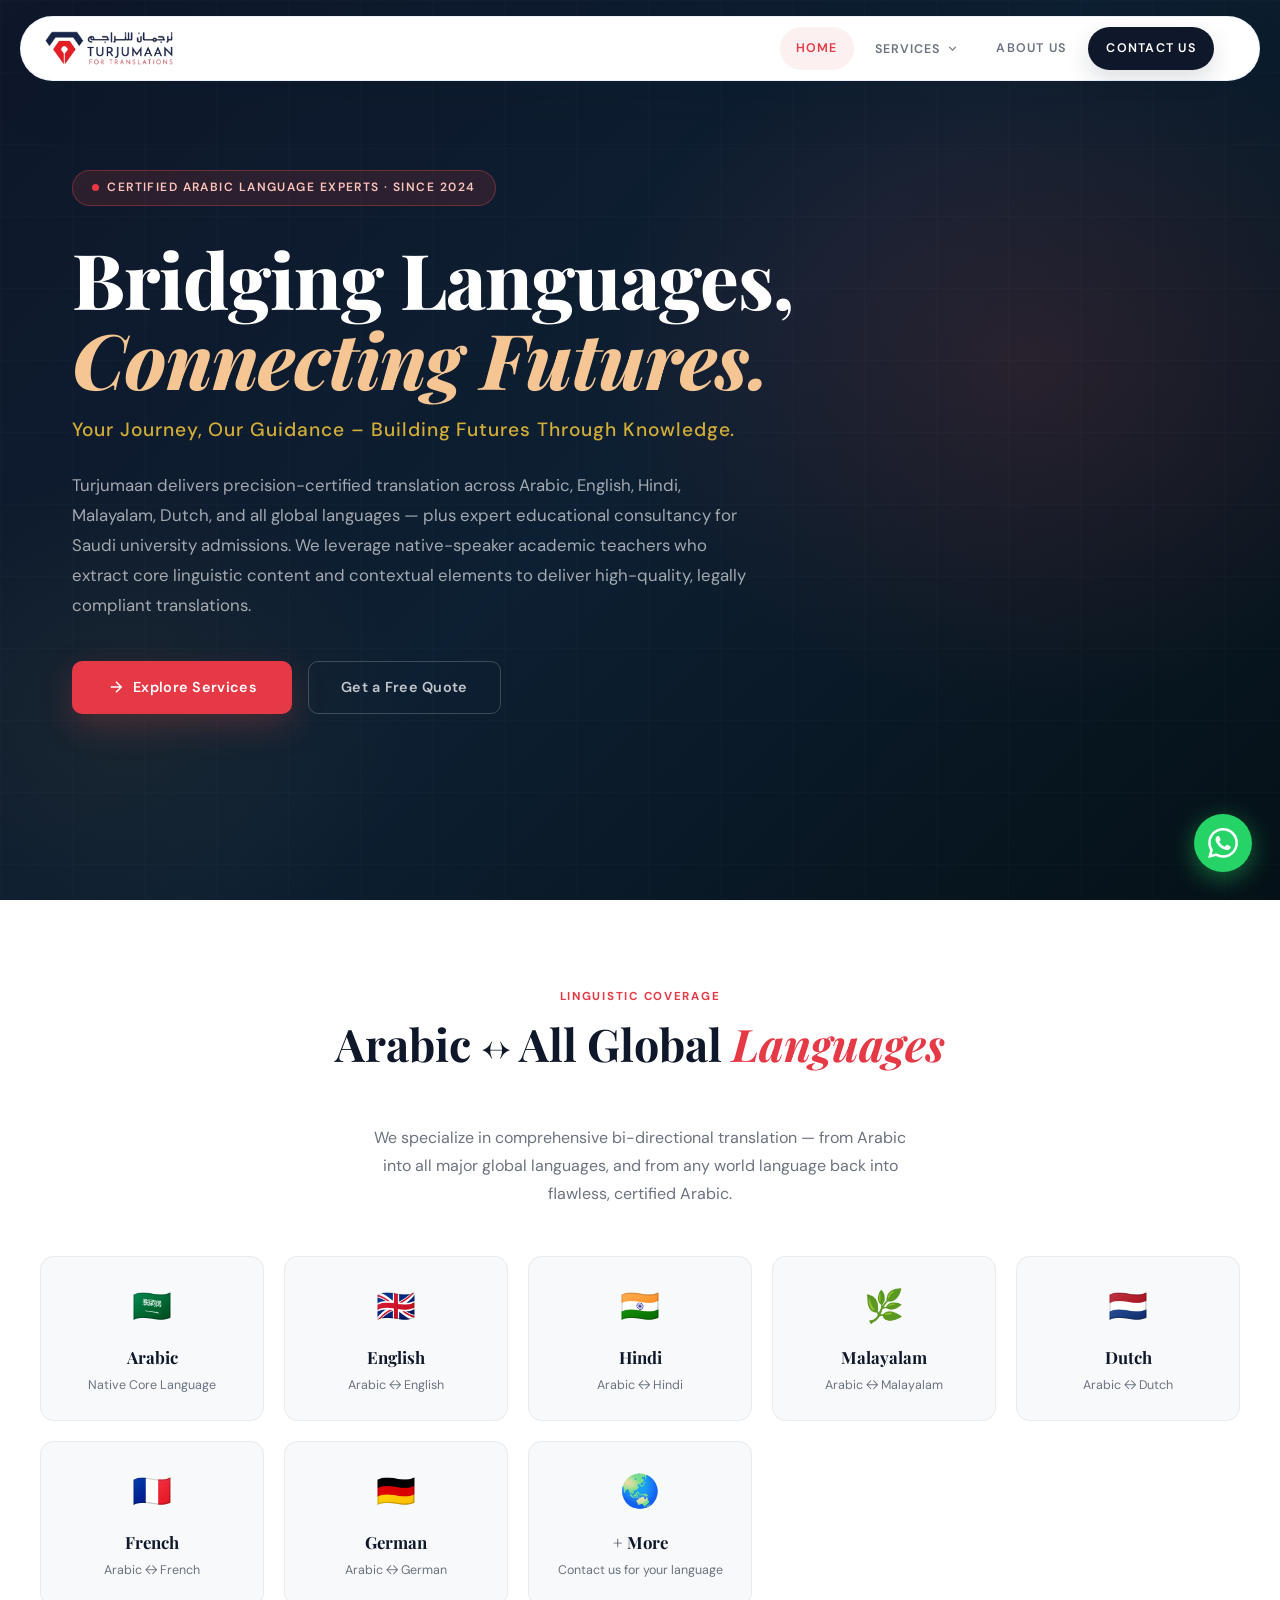
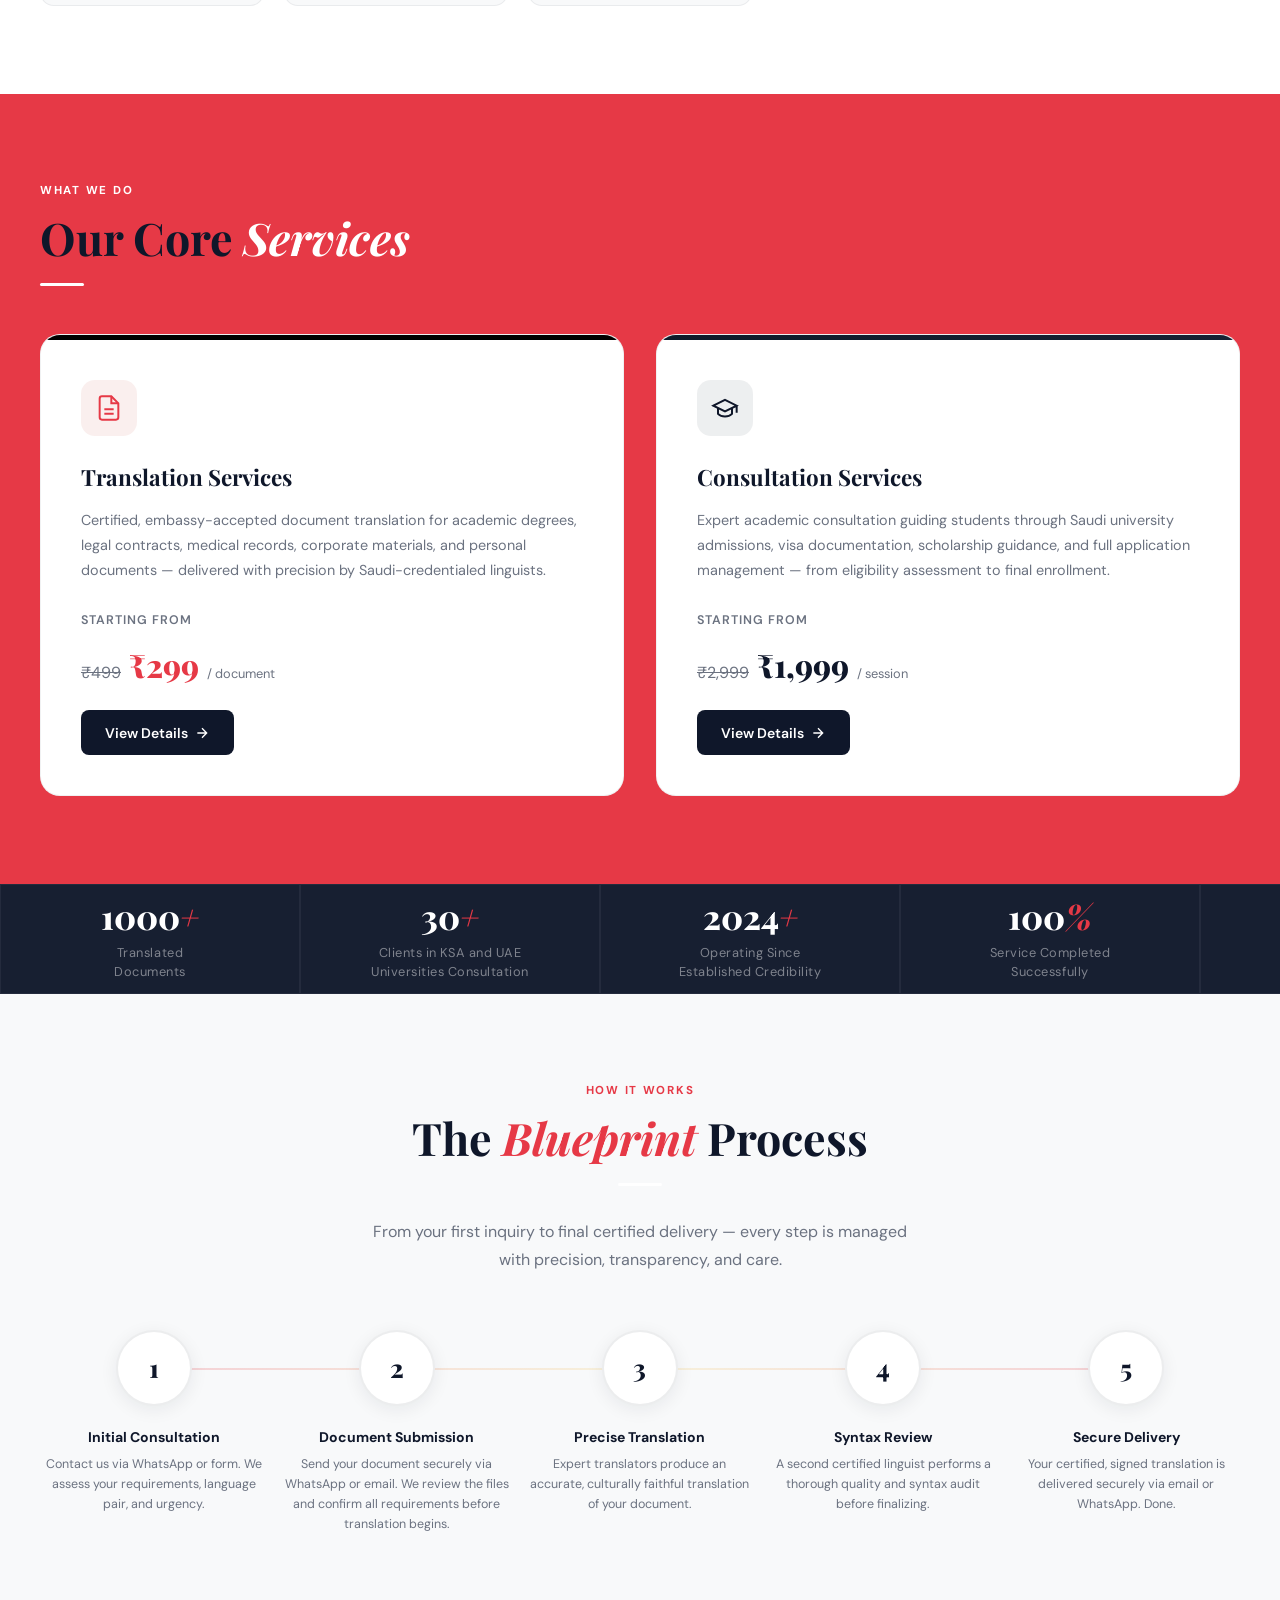
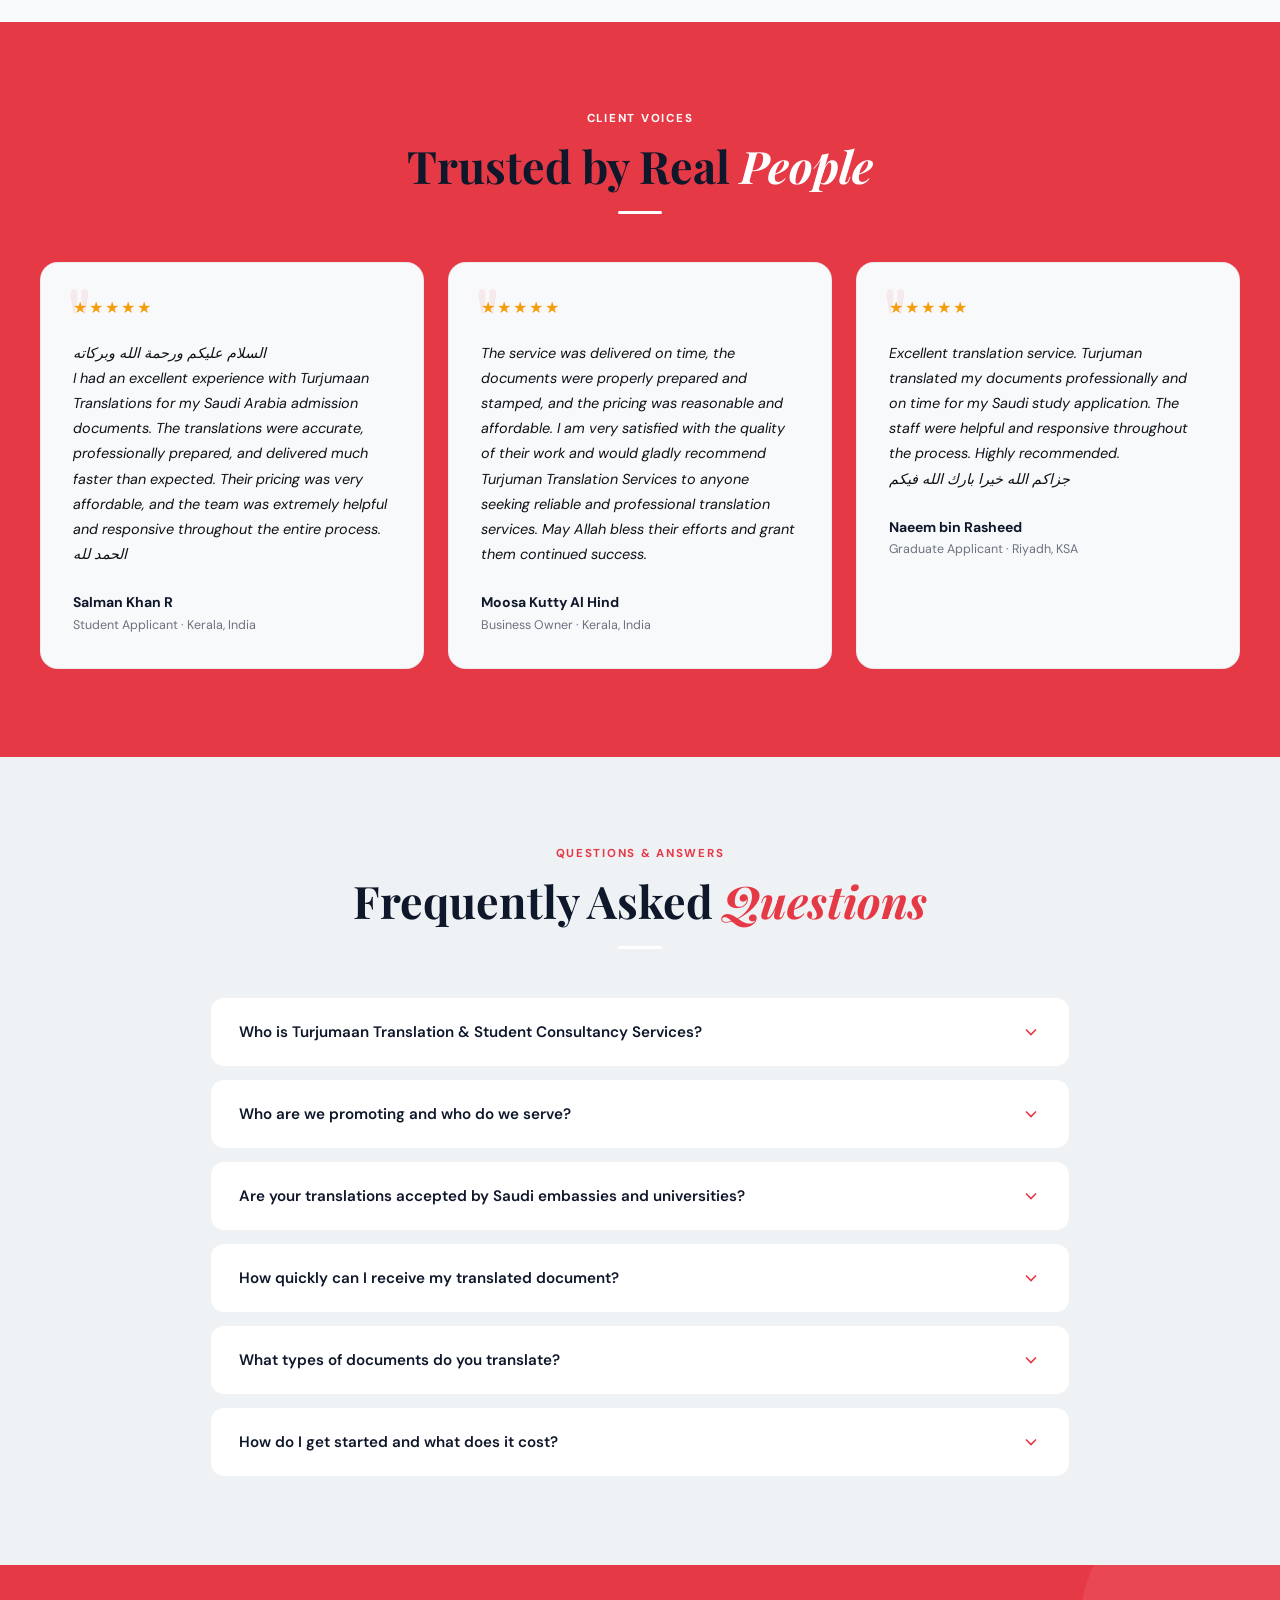
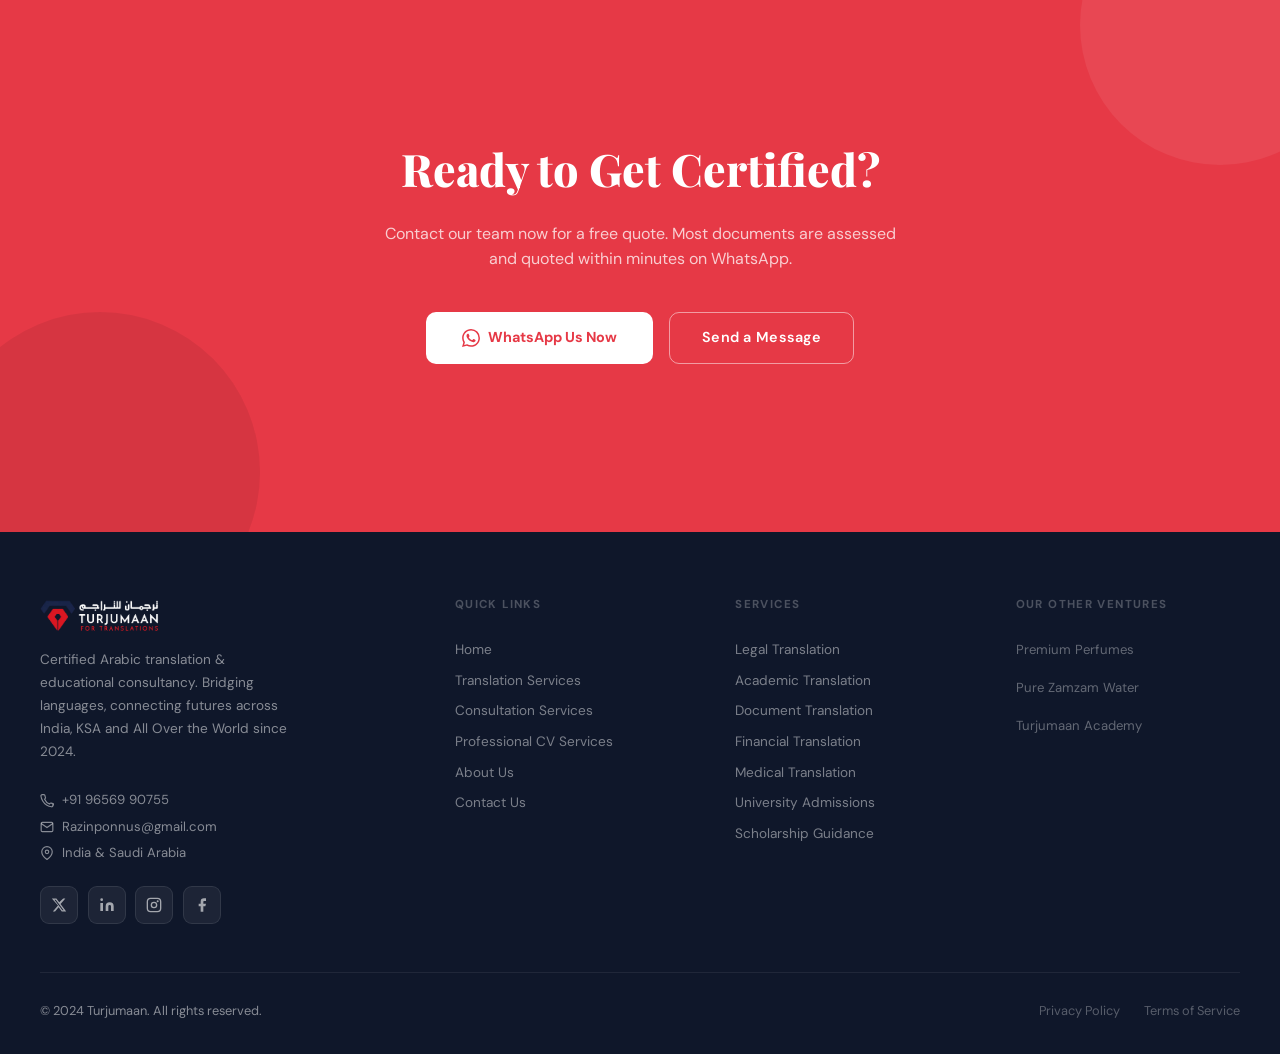
<file: index.html>
<!DOCTYPE html>
<html lang="en">
<head>

<meta charset="UTF-8">
<meta name="viewport" content="width=device-width, initial-scale=1.0">
<meta name="google-site-verification" content="googleb5282c9bb7e41b6f">
<title>Turjumaan | Professional Arabic Translation & Consultation Services</title>
<meta name="description" content="Turjumaan offers certified Arabic translation and educational consultation services by Saudi-credentialed experts. Serving India, KSA, and worldwide clients since 2024.">
<meta name="robots" content="index, follow">
<link rel="canonical" href="https://turjumaan.com/">
<meta property="og:type" content="website">
<meta property="og:site_name" content="Turjumaan">
<meta property="og:title" content="Turjumaan | Professional Arabic Translation & Consultation Services">
<meta property="og:description" content="Turjumaan offers certified Arabic translation and educational consultation services by Saudi-credentialed experts. Serving India, KSA, and worldwide clients since 2024.">
<meta property="og:url" content="https://turjumaan.com/">
<meta property="og:image" content="https://turjumaan.com/Turjuman-logo.webp">
<meta property="og:image:alt" content="Turjumaan brand logo for certified Arabic translation and consultation services">
<meta property="og:locale" content="en_US">
<meta name="twitter:card" content="summary_large_image">
<meta name="twitter:title" content="Turjumaan | Professional Arabic Translation & Consultation Services">
<meta name="twitter:description" content="Turjumaan offers certified Arabic translation and educational consultation services by Saudi-credentialed experts. Serving India, KSA, and worldwide clients since 2024.">
<meta name="twitter:image" content="https://turjumaan.com/Turjuman-logo.webp">
<script type="application/ld+json">
{
  "@context": "https://schema.org",
  "@type": "LocalBusiness",
  "name": "Turjumaan",
  "image": "https://turjumaan.com/Turjuman-logo.webp",
  "description": "Certified Arabic translation and educational consultation services for India, Saudi Arabia, and clients worldwide.",
  "url": "https://turjumaan.com/",
  "telephone": "+919656990755",
  "email": "Razinponnus@gmail.com",
  "address": {
    "@type": "PostalAddress",
    "addressCountry": "IN",
    "contactType": "Customer Service"
  },
  "areaServed": [
    {
      "@type": "Country",
      "name": "India"
    },
    {
      "@type": "Country",
      "name": "Saudi Arabia"
    },
    {
      "@type": "Country",
      "name": "Worldwide"
    }
  ],
  "priceRange": "₹299 - ₹1999",
  "openingHoursSpecification": {
    "@type": "OpeningHoursSpecification",
    "dayOfWeek": ["Monday", "Tuesday", "Wednesday", "Thursday", "Friday", "Saturday"],
    "opens": "09:00",
    "closes": "18:00"
  },
  "aggregateRating": {
    "@type": "AggregateRating",
    "ratingValue": "4.9",
    "ratingCount": "50",
    "bestRating": "5",
    "worstRating": "1"
  }
}
</script>
<script type="application/ld+json">
{
  "@context": "https://schema.org",
  "@type": "ProfessionalService",
  "name": "Turjumaan",
  "url": "https://turjumaan.com/",
  "description": "Certified Arabic translation and educational consultation services for India, Saudi Arabia, and clients worldwide.",
  "logo": "https://turjumaan.com/Turjuman-logo.webp",
  "telephone": "+919656990755",
  "email": "Razinponnus@gmail.com",
  "areaServed": ["India", "Saudi Arabia", "Worldwide"]
}
</script>
<script type="application/ld+json">
{
  "@context": "https://schema.org",
  "@type": "BreadcrumbList",
  "itemListElement": [
    {
      "@type": "ListItem",
      "position": 1,
      "name": "Home",
      "item": "https://turjumaan.com/"
    }
  ],
  "mainEntity": [
    {
      "@type": "Question",
      "name": "Who is Turjumaan Translation & Student Consultancy Services?",
      "acceptedAnswer": {
        "@type": "Answer",
        "text": "Embarking on your educational journey abroad has never been easier with Turjumaan Translation & Student Consultancy Services. We are dedicated to supporting Indian students by providing comprehensive guidance, professional translation services, and personalized consultation throughout their academic journey. At Turjumaan, we understand the dreams, challenges, and aspirations of students seeking higher education opportunities. Our experienced team assists students at every stage, from exploring educational opportunities and selecting suitable universities to preparing application documents and completing admission procedures."
      }
    },
    {
      "@type": "Question",
      "name": "Who are we promoting and who do we serve?",
      "acceptedAnswer": {
        "@type": "Answer",
        "text": "We serve Indian students aspiring to study in Saudi Arabia's premier institutions, as well as businesses, law firms, hospitals, and individuals in India and KSA who require certified Arabic translation for legal, academic, medical, and corporate documents."
      }
    },
    {
      "@type": "Question",
      "name": "Are your translations accepted by Saudi embassies and universities?",
      "acceptedAnswer": {
        "@type": "Answer",
        "text": "Yes. Turjumaan translations are certified by qualified linguists and accepted by Saudi embassies, KSA universities, the Saudi Ministry of Education, and official immigration channels. We also assist with attestation guidance."
      }
    },
    {
      "@type": "Question",
      "name": "How quickly can I receive my translated document?",
      "acceptedAnswer": {
        "@type": "Answer",
        "text": "Standard translation turnaround is 24–48 hours for most documents, with complex sets requiring 3–5 business days. Express processing is available for urgent submissions."
      }
    },
    {
      "@type": "Question",
      "name": "What types of documents do you translate?",
      "acceptedAnswer": {
        "@type": "Answer",
        "text": "We translate academic certificates, legal contracts, medical reports, professional profiles, police clearance certificates, business registration documents, birth and marriage certificates, and ministry correspondence."
      }
    },
    {
      "@type": "Question",
      "name": "How do I get started and what does it cost?",
      "acceptedAnswer": {
        "@type": "Answer",
        "text": "Send us a WhatsApp message at +91 96569 90755 or fill out the contact form. We provide a transparent quote within minutes. Translation starts at ₹299 per document and consultations start at ₹1,999 per session."
      }
    }
  ]
}
</script>
<link rel="icon" href="profile-logo.webp" type="image/webp">
<link rel="apple-touch-icon" href="Turjuman-logo.webp">
<meta name="theme-color" content="#0D1B2A">
<meta name="color-scheme" content="light">
<link rel="preconnect" href="https://fonts.googleapis.com">
<link href="https://fonts.googleapis.com/css2?family=Playfair+Display:ital,wght@0,400;0,600;0,800;1,400;1,600&family=DM+Sans:wght@300;400;500;600&display=swap" rel="stylesheet">
<style>
*,*::before,*::after{box-sizing:border-box;margin:0;padding:0}
:root{
  --navy:#0F172A;
  --navy2:#1A2F4B;
  --crimson:#E63946;
  --crimson2:#F1373D;
  --gold:#F4D35E;
  --cream:#F8F9FA;
  --cream2:#EFF2F5;
  --text:#0D1117;
  --muted:#6B7280;
  --border:rgba(15,23,42,.06);
  --white:#fff;
  --nav-surface:rgba(255,255,255,.96);
  --nav-border:rgba(59,130,246,.1);
  --nav-shadow:0 25px 50px rgba(15,23,42,.1);
  --toggle-bg:rgba(15,23,42,.04);
  --ff-display:'Playfair Display',Georgia,serif;
  --ff-body:'DM Sans',sans-serif;
  --ease:cubic-bezier(.4,0,.2,1);
  --t:.3s;
}
html{scroll-behavior:smooth}
.reveal{opacity:0;transform:translateY(26px);transition:opacity .8s var(--ease),transform .8s var(--ease);will-change:opacity,transform}
.reveal.visible{opacity:1;transform:translateY(0)}
body{font-family:var(--ff-body);background:var(--cream);color:var(--text);overflow-x:hidden;line-height:1.6}

a{color:inherit;text-decoration:none}
img{max-width:100%;display:block}

/* ── NAV ── */
.nav{position:fixed;top:0;left:0;right:0;z-index:999;padding:1rem 1rem 0;background:transparent;transition:box-shadow var(--t) var(--ease)}
.nav.scrolled .nav-inner{box-shadow:var(--nav-shadow)}
.nav-inner{max-width:1240px;margin:0 auto;min-height:65px;padding:0 1.5rem;display:flex;align-items:center;justify-content:space-between;gap:1rem;background:var(--white);backdrop-filter:blur(20px);-webkit-backdrop-filter:blur(20px);border:1.5px solid var(--nav-border);border-radius:999px;box-shadow:0 24px 48px rgba(10,22,40,.12)}
.nav-brand{display:inline-flex;align-items:center;flex-shrink:0}
.nav-brand img{height:35px;width:auto;display:block}
.nav-brand span{color:var(--crimson)}
.nav-links{display:flex;align-items:center;gap:.35rem;margin-left:auto}
.nav-links a{font-size:.78rem;font-weight:600;letter-spacing:.1em;text-transform:uppercase;color:var(--muted);padding:.7rem 1rem;border-radius:999px;transition:color var(--t),background var(--t),transform var(--t)}
.nav-links a:hover,.nav-links a.active{color:var(--crimson);background:rgba(212,70,63,.08)}
.nav-cta{background:var(--navy)!important;color:var(--white)!important;border-radius:999px!important;padding:.7rem 1.15rem!important;box-shadow:0 10px 24px rgba(13,27,42,.14)}
.nav-cta:hover{background:var(--crimson)!important;color:var(--white)!important}
.nav-actions{display:flex;align-items:center;gap:.7rem;margin-left:.3rem}
.hamburger{width:44px;height:44px;border-radius:50%;display:inline-flex;align-items:center;justify-content:center;cursor:pointer;transition:transform var(--t),background var(--t),border-color var(--t),color var(--t)}
.hamburger:hover{transform:translateY(-1px)}
.hamburger{display:none;flex-direction:column;gap:5px;background:var(--toggle-bg);border:1px solid rgba(13,27,42,.08);padding:0}
.hamburger span{display:block;width:18px;height:2px;background:var(--navy);border-radius:2px;transition:var(--t)}
.mob-menu{display:none;position:fixed;top:92px;left:50%;transform:translateX(-50%);width:min(1240px,calc(100% - 2rem));background:var(--nav-surface);border:1px solid var(--nav-border);border-radius:28px;box-shadow:var(--nav-shadow);backdrop-filter:blur(18px);-webkit-backdrop-filter:blur(18px);z-index:998;flex-direction:column;padding:1rem}
.mob-menu.open{display:flex}
.mob-menu a{padding:.85rem 1.25rem;font-weight:500;color:var(--text);border-radius:8px;transition:background var(--t)}
.mob-menu a:hover{background:var(--cream2)}
.nav-service-group{position:relative;display:flex;align-items:center}
.nav-service-toggle{font-family:var(--ff-body);font-size:.78rem;font-weight:600;letter-spacing:.08em;text-transform:uppercase;color:var(--muted);padding:.7rem 1rem;border-radius:999px;transition:color var(--t),background var(--t),transform var(--t);border:0;background:transparent;cursor:pointer;display:inline-flex;align-items:center;gap:.35rem}
.nav-service-toggle:hover,.nav-service-toggle.active,.nav-service-group:focus-within .nav-service-toggle{color:var(--crimson);background:rgba(192,57,43,.08)}
.nav-service-toggle svg{width:13px;height:13px;transition:transform var(--t)}
.nav-service-group:hover .nav-service-toggle svg,.nav-service-group:focus-within .nav-service-toggle svg{transform:rotate(180deg)}
.nav-dropdown{position:absolute;top:calc(100% + .55rem);left:0;min-width:220px;background:var(--white);border:1px solid var(--nav-border);border-radius:16px;box-shadow:var(--nav-shadow);padding:.55rem;opacity:0;visibility:hidden;transform:translateY(8px);transition:opacity var(--t),visibility var(--t),transform var(--t);z-index:1000}
.nav-service-group:hover .nav-dropdown,.nav-service-group:focus-within .nav-dropdown{opacity:1;visibility:visible;transform:translateY(0)}
.nav-dropdown a{display:block;border-radius:10px;padding:.75rem .9rem;letter-spacing:.04em;text-transform:none;font-size:.86rem;color:var(--text)}
.nav-dropdown a:hover,.nav-dropdown a.active{color:var(--crimson);background:rgba(192,57,43,.08)}
.mob-services-toggle{width:100%;font-family:var(--ff-body);font-size:1rem;border:0;background:transparent;padding:.85rem 1.25rem;font-weight:600;color:var(--text);border-radius:8px;display:flex;align-items:center;justify-content:space-between;cursor:pointer;transition:background var(--t),color var(--t)}
.mob-services-toggle:hover,.mob-services-toggle.active{background:var(--cream2);color:var(--crimson)}
.mob-services-toggle svg{width:16px;height:16px;transition:transform var(--t)}
.mob-services-toggle.open svg{transform:rotate(180deg)}
.mob-submenu{display:none;flex-direction:column;margin:.15rem 0 .35rem;padding:.35rem;background:rgba(13,27,42,.035);border-radius:12px}
.mob-submenu.open{display:flex}
.mob-submenu a{padding:.72rem 1.1rem .72rem 1.6rem;font-size:.95rem;color:var(--muted)}
.mob-menu a.active,.mob-submenu a.active{background:rgba(192,57,43,.08);color:var(--crimson)}

/* ── HERO ── */
.hero{min-height:100vh;background:linear-gradient(135deg, var(--navy) 0%, #0d1f32 50%, #051117 100%);position:relative;display:flex;align-items:center;overflow:hidden;padding-top:px;}
.hero-mesh{position:absolute;inset:0;background:radial-gradient(ellipse 55% 65% at 80% 40%,rgba(212,70,63,.15) 0%,transparent 60%),radial-gradient(ellipse 40% 50% at 10% 80%,rgba(212,175,55,.06) 0%,transparent 55%);pointer-events:none}
.hero-grid{position:absolute;inset:0;opacity:.025;background-image:linear-gradient(rgba(255,255,255,.6) 1px,transparent 1px),linear-gradient(90deg,rgba(255,255,255,.6) 1px,transparent 1px);background-size:72px 72px}
.hero-content{position:relative;z-index:2;max-width:1200px;margin:0 auto;padding:5rem 2rem 6rem;width:100%}
.hero-pill{display:inline-flex;align-items:center;gap:8px;background:rgba(212,70,63,.15);border:1.5px solid rgba(212,70,63,.4);color:#ffc4bb;font-size:.75rem;font-weight:600;letter-spacing:.12em;text-transform:uppercase;padding:.45rem 1.2rem;border-radius:100px;margin-bottom:2rem;animation:fadeUp .7s var(--ease) both}
.hero-pill-dot{width:7px;height:7px;border-radius:50%;background:var(--crimson);animation:pulse 2s infinite}
@keyframes pulse{0%,100%{opacity:1}50%{opacity:.4}}
.hero-h1{font-family:var(--ff-display);font-size:clamp(2.8rem,6vw,5.8rem);font-weight:800;color:var(--white);line-height:1.05;margin-bottom:1rem;animation:fadeUp .7s .1s var(--ease) both;letter-spacing:-1px}
.hero-h1 em{font-style:italic;color:#F5C694}
.hero-tagline{font-size:1.2rem;color:#D4AF37;font-weight:500;letter-spacing:0.05em;margin-bottom:1.5rem;animation:fadeUp .7s .15s var(--ease) both}
.hero-sub{font-size:1.05rem;color:rgba(255,255,255,.62);line-height:1.8;max-width:680px;margin-bottom:2.5rem;animation:fadeUp .7s .2s var(--ease) both}
.hero-btns{display:flex;gap:1rem;flex-wrap:wrap;animation:fadeUp .7s .3s var(--ease) both}
.btn-primary{display:inline-flex;align-items:center;gap:8px;background:var(--crimson);color:var(--white);padding:.95rem 2.2rem;border-radius:10px;font-weight:600;font-size:.9rem;font-family:var(--ff-body);letter-spacing:.02em;transition:all var(--t) var(--ease);border:none;cursor:pointer;box-shadow:0 12px 32px rgba(212,70,63,.25)}
.btn-primary:hover{background:var(--crimson2);transform:translateY(-3px);box-shadow:0 16px 48px rgba(212,70,63,.35)}
.btn-outline{display:inline-flex;align-items:center;gap:8px;background:transparent;color:rgba(255,255,255,.75);padding:.85rem 2rem;border-radius:10px;font-weight:600;font-size:.9rem;font-family:var(--ff-body);letter-spacing:.02em;border:1.5px solid rgba(255,255,255,.2);transition:all var(--t) var(--ease);cursor:pointer}
.btn-outline:hover{background:rgba(255,255,255,.08);color:var(--white);transform:translateY(-2px)}
@keyframes fadeUp{from{opacity:0;transform:translateY(24px)}to{opacity:1;transform:translateY(0)}}

/* ── SECTION COMMONS ── */
section{padding:5.5rem 2rem}
.container{max-width:1200px;margin:0 auto}
.narrow{max-width:860px;margin:0 auto}
.eyebrow-1{font-size:.72rem;font-weight:700;letter-spacing:.15em;text-transform:uppercase;color:var(--white);margin-bottom:.75rem}

.eyebrow{font-size:.72rem;font-weight:700;letter-spacing:.15em;text-transform:uppercase;color:var(--crimson);margin-bottom:.75rem}
.section-title{font-family:var(--ff-display);font-size:clamp(1.8rem,3.5vw,2.8rem);font-weight:700;color:var(--navy);line-height:1.18;margin-bottom:1.1rem}
.section-title em{font-style:italic;color:var(--crimson)}
.section-sub{font-size:1rem;color:var(--muted);line-height:1.75;max-width:560px}
.divider{width:44px;height:3px;background:var(--white);border-radius:2px;margin-bottom:2rem}
.divider.center{margin-left:auto;margin-right:auto}
.text-center{text-align:center}
.text-center .section-sub{margin:0 auto}

/* ── LANGUAGES ── */
.languages{background:var(--white)}
.lang-grid{display:grid;grid-template-columns:repeat(auto-fill,minmax(210px,1fr));gap:1.25rem;margin-top:3rem}
.lang-card{background:var(--cream);border:1px solid var(--border);border-radius:14px;padding:1.5rem 1.25rem;text-align:center;transition:all var(--t) var(--ease)}
.lang-card:hover{border-color:rgba(192,57,43,.3);transform:translateY(-4px);box-shadow:0 12px 32px rgba(13,27,42,.08)}
.lang-flag{font-size:2rem;margin-bottom:.75rem}
.lang-name{font-family:var(--ff-display);font-size:1.05rem;font-weight:700;color:var(--navy);margin-bottom:.3rem}
.lang-dir{font-size:.78rem;color:var(--muted)}

/* ── SERVICES CARDS ── */
.services-section{background:var(--crimson)}
.srv-grid{display:grid;grid-template-columns:1fr 1fr;gap:2rem;margin-top:3rem}
.srv-card{background:var(--white);border:1px solid var(--border);border-radius:20px;overflow:hidden;transition:all var(--t) var(--ease)}
.srv-card:hover{box-shadow:0 20px 60px rgba(13,27,42,.1);transform:translateY(-5px)}
.srv-card-accent{height:5px}
.srv-card-body{padding:2.5rem}
.srv-icon-wrap{width:56px;height:56px;border-radius:14px;background:rgba(192,57,43,.08);display:flex;align-items:center;justify-content:center;margin-bottom:1.5rem}
.srv-icon-wrap svg{width:28px;height:28px;color:var(--crimson)}
.srv-card-title{font-family:var(--ff-display);font-size:1.4rem;font-weight:700;color:var(--navy);margin-bottom:.75rem}
.srv-card-desc{font-size:.9rem;color:var(--muted);line-height:1.75;margin-bottom:1.75rem}
.srv-btn{display:inline-flex;align-items:center;gap:6px;background:var(--navy);color:var(--white);padding:.7rem 1.5rem;border-radius:8px;font-size:.875rem;font-weight:600;transition:all var(--t) var(--ease)}
.srv-btn:hover{background:var(--crimson);transform:translateX(3px)}
.srv-btn svg{width:16px;height:16px}

/* ── TRUST METRICS ── */
.trust-strip{background:var(--navy);padding:0;}
.trust-grid{display:grid;grid-template-columns:repeat(3,1fr);gap:2px}
.trust-cell{background:rgba(255,255,255,.035);padding:3rem 2rem;text-align:center;border:1px solid rgba(255,255,255,.06);transition:background var(--t)}
.trust-cell:hover{background:rgba(255,255,255,.06)}
.trust-num{font-family:var(--ff-display);font-size:2.1rem;font-weight:800;color:var(--white);line-height:1}
.trust-num span{color:var(--crimson);font-style:italic}
.trust-label{font-size:.8rem;color:rgba(255,255,255,.45);margin-top:.6rem;letter-spacing:.04em;line-height:1.5}

/* ── PROCESS ── */
.process-section{background:var(--cream)}
.process-grid{display:grid;grid-template-columns:repeat(5,1fr);gap:1rem;margin-top:3.5rem;position:relative}
.process-grid::before{content:'';position:absolute;top:38px;left:calc(10% + 20px);right:calc(10% + 20px);height:2px;background:linear-gradient(90deg,var(--crimson),var(--gold),var(--crimson));opacity:.2}
.step{display:flex;flex-direction:column;align-items:center;text-align:center;position:relative;z-index:1}
.step-num{width:76px;height:76px;border-radius:50%;background:var(--white);border:2px solid rgba(13,27,42,.08);display:flex;align-items:center;justify-content:center;font-family:var(--ff-display);font-size:1.6rem;font-weight:800;color:var(--navy);margin-bottom:1.25rem;box-shadow:0 4px 18px rgba(13,27,42,.07);transition:all var(--t)}
.step:hover .step-num{background:var(--crimson);color:var(--white);border-color:var(--crimson);box-shadow:0 8px 24px rgba(192,57,43,.25)}
.step-title{font-size:.875rem;font-weight:700;color:var(--navy);margin-bottom:.4rem}
.step-desc{font-size:.78rem;color:var(--muted);line-height:1.6}

/* ── TESTIMONIALS ── */
.testimonials{background:var(--crimson);position:relative;overflow:hidden}
.testi-grid{display:grid;grid-template-columns:repeat(3,1fr);gap:1.5rem;margin-top:3rem}
.testi-card{background:var(--cream);border:1px solid var(--border);border-radius:18px;padding:2rem;transition:all var(--t) var(--ease);position:relative}
.testi-card::before{content:'"';font-family:var(--ff-display);font-size:6rem;color:var(--crimson);opacity:.08;position:absolute;top:.5rem;left:1.5rem;line-height:1}
.testi-card:hover{transform:translateY(-5px);box-shadow:0 16px 48px rgba(13,27,42,.08)}
.stars{color:#F59E0B;font-size:1rem;margin-bottom:1.25rem;letter-spacing:2px}
.testi-quote{font-size:.9rem;color:var(--text);line-height:1.75;margin-bottom:1.5rem;font-style:italic;position:relative;z-index:1}
.testi-author{font-weight:700;color:var(--navy);font-size:.875rem}
.testi-role{font-size:.78rem;color:var(--muted);margin-top:2px}

/* ── FAQ ── */
.faq-section{background:var(--cream2)}
.faq-list{margin-top:3rem;display:flex;flex-direction:column;gap:.75rem}
.faq-item{background:var(--white);border:1px solid var(--border);border-radius:14px;overflow:hidden;transition:border-color var(--t)}
.faq-item.open{border-color:rgba(192,57,43,.25)}
.faq-q{width:100%;background:none;border:none;padding:1.5rem 1.75rem;text-align:left;cursor:pointer;display:flex;justify-content:space-between;align-items:center;font-family:var(--ff-body);font-size:.95rem;font-weight:600;color:var(--navy);gap:1rem;transition:color var(--t)}
.faq-q:hover{color:var(--crimson)}
.faq-q svg{width:20px;height:20px;flex-shrink:0;transition:transform var(--t);color:var(--crimson)}
.faq-item.open .faq-q svg{transform:rotate(180deg)}
.faq-a{display:none;padding:0 1.75rem 1.5rem;font-size:.9rem;color:var(--muted);line-height:1.8}
.faq-item.open .faq-a{display:block}
.faq-a p {margin-bottom: 0.75rem;}

/* ── CTA BANNER ── */
.cta-section{background:var(--crimson);position:relative;overflow:hidden}
.cta-section::before{content:'';position:absolute;top:-80px;right:-80px;width:280px;height:280px;border-radius:50%;background:rgba(255,255,255,.07)}
.cta-section::after{content:'';position:absolute;bottom:-100px;left:-60px;width:320px;height:320px;border-radius:50%;background:rgba(0,0,0,.07)}
.cta-inner{position:relative;z-index:1;text-align:center;padding:5rem 2rem}
.cta-title{font-family:var(--ff-display);font-size:clamp(1.8rem,3.5vw,3rem);font-weight:800;color:var(--white);margin-bottom:1rem}
.cta-sub{font-size:1rem;color:rgba(255,255,255,.75);margin-bottom:2.5rem;max-width:520px;margin-left:auto;margin-right:auto}
.btn-white{display:inline-flex;align-items:center;gap:8px;background:var(--white);color:var(--crimson);padding:.9rem 2.25rem;border-radius:10px;font-weight:700;font-size:.9rem;font-family:var(--ff-body);transition:all var(--t) var(--ease)}
.btn-white:hover{transform:translateY(-2px);box-shadow:0 12px 32px rgba(0,0,0,.2)}

/* ── FOOTER ── */
footer{background:var(--navy);color:rgba(255,255,255,.5);padding:4rem 2rem 2rem}
.footer-inner{max-width:1200px;margin:0 auto}
.footer-grid{display:grid;grid-template-columns:1.6fr 1fr 1fr 1fr;gap:3.5rem;margin-bottom:3rem}
.footer-brand-name{font-family:var(--ff-display);font-size:1.5rem;font-weight:800;color:var(--white);margin-bottom:.75rem}
.footer-brand-name img{width:auto;height:40px;display:block}
.footer-brand-name span{color:var(--crimson)}
.footer-tagline{font-size:.85rem;line-height:1.7;max-width:260px;margin-bottom:1.5rem}
.footer-nap{font-size:.82rem;line-height:2}
.footer-col-title{font-size:.72rem;font-weight:700;letter-spacing:.12em;text-transform:uppercase;color:rgba(255,255,255,.25);margin-bottom:1.25rem}
.footer-link{display:block;font-size:.85rem;color:rgba(255,255,255,.45);padding:.28rem 0;transition:color .2s}
.footer-link:hover{color:var(--white)}
.footer-ventures{display:flex;flex-direction:column;gap:.5rem}
.footer-venture-text{font-size:.82rem;color:rgba(255,255,255,.35);padding:.28rem 0;display:flex;align-items:center;gap:6px;transition:color .2s}
.footer-venture:hover{color:rgba(255,255,255,.65)}
.footer-venture::before{content:'↗';font-size:.7rem;opacity:.5}
.socials{display:flex;gap:.6rem;margin-top:1.25rem}
.social-btn{width:38px;height:38px;border-radius:9px;background:rgba(255,255,255,.06);border:1px solid rgba(255,255,255,.09);display:flex;align-items:center;justify-content:center;transition:all .2s}
.social-btn:hover{background:var(--crimson);border-color:var(--crimson)}
.social-btn svg{width:16px;height:16px;color:rgba(255,255,255,.6)}
.social-btn:hover svg{color:var(--white)}
.footer-bottom{border-top:1px solid rgba(255,255,255,.07);padding-top:1.75rem;display:flex;justify-content:space-between;align-items:center;flex-wrap:wrap;gap:1rem;font-size:.8rem}
.footer-legal{display:flex;gap:1.5rem}
.footer-legal a{color:rgba(255,255,255,.3);transition:color .2s}
.footer-legal a:hover{color:rgba(255,255,255,.65)}

/* ── FLOATING WHATSAPP ── */
.wa-float{position:fixed;bottom:28px;right:28px;z-index:9999;width:58px;height:58px;background:#25D366;border-radius:50%;display:flex;align-items:center;justify-content:center;box-shadow:0 6px 24px rgba(37,211,102,.45);transition:all .3s var(--ease)}
.wa-float:hover{transform:scale(1.12);box-shadow:0 10px 32px rgba(37,211,102,.55)}
.wa-float svg{width:30px;height:30px;color:var(--white)}

/* ── RESPONSIVE ── */
@media (max-width: 980px){
  .nav{padding:.8rem .75rem 0}
  .nav-inner{min-height:64px;padding:0 1rem;border-radius:28px}
  .nav-links{display:none}
  .nav-actions{margin-left:auto}
  .hamburger{display:inline-flex}
  .nav-brand img{height:32px}
  .process-grid::before{display:none}
  .testi-grid{grid-template-columns:1fr}
  .footer-grid{grid-template-columns:1fr 1fr;gap:2rem}
}
@media(max-width:640px){
  .nav-links{display:none}
  .hamburger{display:flex}
  .nav-brand img{height:32px}
  .hero-h1{font-size:2.4rem; margin-bottom:0.75rem}
  .hero-tagline {font-size: 0.95rem; margin-bottom: 1rem;}
  .hero-sub {font-size: 0.88rem; line-height: 1.65; margin-bottom: 2rem;}
  .section-sub {font-size: 0.88rem; line-height: 1.65;}
  .faq-q {font-size: 0.88rem; padding: 1.2rem 1.25rem; gap: 0.75rem;}
  .faq-a {font-size: 0.85rem; padding: 0 1.25rem 1.2rem;}
  .testi-quote {font-size: 0.85rem;}
  .srv-card-body {padding: 1.75rem;}
  
  .lang-grid{grid-template-columns:repeat(2,1fr)}
  .trust-grid{grid-template-columns:1fr 1fr}
  .process-grid{grid-template-columns:1fr}
  .srv-grid{grid-template-columns:1fr}
  .footer-grid{grid-template-columns:1fr}
  section{padding:4rem 1.25rem}
}
.trust-slider{
    overflow:hidden;
    width:100%;
}

.trust-track{
    display:flex;
    width:max-content;
    animation: trustMarquee 30s linear infinite;
}

.trust-cell{
    position:relative;
    flex-shrink:0;
    width: 300px;
    height: 110px;
    margin: 0;
    padding: 15px;
}



@keyframes trustMarquee{
    0%{
        transform:translateX(0);
    }
    100%{
        transform:translateX(-50%);
    }
}

/* Optional pause on hover */

</style>
</head>
<body>

<!-- NAVIGATION -->
<nav class="nav" id="mainNav">
  <div class="nav-inner">
    <a href="/" class="nav-brand" aria-label="Turjumaan home"><img src="Turjuman-logo.webp" alt="Turjumaan logo"></a>
    <div class="nav-links">
      <a href="/" class="active">Home</a>
      <div class="nav-service-group">
        <button class="nav-service-toggle" type="button" aria-haspopup="true" aria-expanded="false">Services <svg viewBox="0 0 24 24" fill="none" stroke="currentColor" stroke-width="2"><path d="m6 9 6 6 6-6"/></svg></button>
        <div class="nav-dropdown">
          <a href="/translation-service">Translation</a>
          <a href="/consultation-service">Consultation</a>
          <a href="/professional-cv">Professional CV</a>
        </div>
      </div>
      <a href="/about-us">About Us</a>
      <a href="/contact-us" class="nav-cta">Contact Us</a>
    </div>
    <div class="nav-actions">
      <button class="hamburger" id="ham" aria-label="Menu" type="button" aria-expanded="false"><span></span><span></span><span></span></button>
    </div>
  </div>
</nav>
<div class="mob-menu" id="mobMenu">
  <a href="/" class="active">Home</a>
  <button class="mob-services-toggle" id="mobServicesToggle" type="button" aria-expanded="false">Services <svg viewBox="0 0 24 24" fill="none" stroke="currentColor" stroke-width="2"><path d="m6 9 6 6 6-6"/></svg></button>
  <div class="mob-submenu" id="mobServicesMenu">
    <a href="/translation-service">Translation</a>
    <a href="/consultation-service">Consultation</a>
    <a href="/professional-cv">Professional CV</a>
  </div>
  <a href="/about-us">About Us</a>
  <a href="/contact-us">Contact Us</a>
</div>
<!-- PAGE HERO -->
<section class="hero">
  <div class="hero-mesh"></div>
  <div class="hero-grid"></div>
  <div class="hero-content">
    <div class="hero-pill"><span class="hero-pill-dot"></span> Certified Arabic Language Experts · Since 2024</div>
    <h1 class="hero-h1">Bridging Languages,<br><em>Connecting Futures.</em></h1>
    <p class="hero-tagline">Your Journey, Our Guidance – Building Futures Through Knowledge.</p>
    <p class="hero-sub">Turjumaan delivers precision-certified translation across Arabic, English, Hindi, Malayalam, Dutch, and all global languages — plus expert educational consultancy for Saudi university admissions. We leverage native-speaker academic teachers who extract core linguistic content and contextual elements to deliver high-quality, legally compliant translations.</p>
    <div class="hero-btns">
      <a href="/translation-service" class="btn-primary">
        <svg viewBox="0 0 24 24" fill="none" stroke="currentColor" stroke-width="2" width="18" height="18"><path d="M5 12h14M12 5l7 7-7 7"/></svg>
        Explore Services
      </a>
      <a href="/contact-us" class="btn-outline">Get a Free Quote</a>
    </div>
  </div>
</section>

<!-- LANGUAGES COVERED -->
<section class="languages">
  <div class="container">
    <div class="text-center">
      <p class="eyebrow">Linguistic Coverage</p>
      <h2 class="section-title">Arabic ↔ All Global <em>Languages</em></h2>
      <div class="divider center"></div>
      <p class="section-sub">We specialize in comprehensive bi-directional translation — from Arabic into all major global languages, and from any world language back into flawless, certified Arabic.</p>
    </div>
    <div class="lang-grid">
      <div class="lang-card"><div class="lang-flag">🇸🇦</div><div class="lang-name">Arabic</div><div class="lang-dir">Native Core Language</div></div>
      <div class="lang-card"><div class="lang-flag">🇬🇧</div><div class="lang-name">English</div><div class="lang-dir">Arabic ↔ English</div></div>
      <div class="lang-card"><div class="lang-flag">🇮🇳</div><div class="lang-name">Hindi</div><div class="lang-dir">Arabic ↔ Hindi</div></div>
      <div class="lang-card"><div class="lang-flag">🌿</div><div class="lang-name">Malayalam</div><div class="lang-dir">Arabic ↔ Malayalam</div></div>
      <div class="lang-card"><div class="lang-flag">🇳🇱</div><div class="lang-name">Dutch</div><div class="lang-dir">Arabic ↔ Dutch</div></div>
      <div class="lang-card"><div class="lang-flag">🇫🇷</div><div class="lang-name">French</div><div class="lang-dir">Arabic ↔ French</div></div>
      <div class="lang-card"><div class="lang-flag">🇩🇪</div><div class="lang-name">German</div><div class="lang-dir">Arabic ↔ German</div></div>
      <div class="lang-card"><div class="lang-flag">🌏</div><div class="lang-name">+ More</div><div class="lang-dir">Contact us for your language</div></div>
    </div>
  </div>
</section>

<!-- SERVICES OVERVIEW -->
<section class="services-section">
  <div class="container">
    <p class="eyebrow-1">What We Do</p>
    <h2 class="section-title">Our Core <em style="color: var(--white);">Services</em></h2>
    <div class="divider"></div>
    <div class="srv-grid">
      <!-- Translation Card -->
      <div class="srv-card">
        <div class="srv-card-accent" style="background: black;"></div>
        <div class="srv-card-body">
          <div class="srv-icon-wrap">
            <svg viewBox="0 0 24 24" fill="none" stroke="currentColor" stroke-width="1.7"><path d="M14 2H6a2 2 0 0 0-2 2v16a2 2 0 0 0 2 2h12a2 2 0 0 0 2-2V8z"/><polyline points="14,2 14,8 20,8"/><line x1="16" y1="13" x2="8" y2="13"/><line x1="16" y1="17" x2="8" y2="17"/></svg>
          </div>
          <div class="srv-card-title">Translation Services</div>
          <p class="srv-card-desc">Certified, embassy-accepted document translation for academic degrees, legal contracts, medical records, corporate materials, and personal documents — delivered with precision by Saudi-credentialed linguists.</p>
          <div style="margin-bottom:1.25rem">
            <div style="font-size:.78rem;color:var(--muted);margin-bottom:.5rem;font-weight:600;text-transform:uppercase;letter-spacing:.08em">Starting From</div>
            <div style="display:flex;align-items:baseline;gap:8px">
              <span style="font-size:1rem;text-decoration:line-through;color:var(--muted)" class="price-original" data-inr="₹499" data-sar="SAR 22" data-usd="$6">₹499</span>
              <span style="font-family:var(--ff-display);font-size:2rem;font-weight:800;color:var(--crimson)" class="price-active" data-inr="₹299" data-sar="SAR 14" data-usd="$4">₹299</span>
              <span style="font-size:.8rem;color:var(--muted)">/ document</span>
            </div>
          </div>
          <a href="/translation-service" class="srv-btn">View Details <svg viewBox="0 0 24 24" fill="none" stroke="currentColor" stroke-width="2"><path d="M5 12h14M12 5l7 7-7 7"/></svg></a>
        </div>
      </div>
      <!-- Consultation Card -->
      <div class="srv-card">
        <div class="srv-card-accent" style="background:linear-gradient(90deg,#0D1B2A,#162234)"></div>
        <div class="srv-card-body">
          <div class="srv-icon-wrap" style="background:rgba(13,27,42,.07)">
            <svg viewBox="0 0 24 24" fill="none" stroke="currentColor" stroke-width="1.7" style="color:var(--navy)"><path d="M22 10v6M2 10l10-5 10 5-10 5z"/><path d="M6 12v5c3 3 9 3 12 0v-5"/></svg>
          </div>
          <div class="srv-card-title" style="color:var(--navy)">Consultation Services</div>
          <p class="srv-card-desc">Expert academic consultation guiding students through Saudi university admissions, visa documentation, scholarship guidance, and full application management — from eligibility assessment to final enrollment.</p>
          <div style="margin-bottom:1.25rem">
            <div style="font-size:.78rem;color:var(--muted);margin-bottom:.5rem;font-weight:600;text-transform:uppercase;letter-spacing:.08em">Starting From</div>
            <div style="display:flex;align-items:baseline;gap:8px">
              <span style="font-size:1rem;text-decoration:line-through;color:var(--muted)" class="price-original" data-inr="₹2,999" data-sar="SAR 135" data-usd="$36">₹2,999</span>
              <span style="font-family:var(--ff-display);font-size:2rem;font-weight:800;color:var(--navy)" class="price-active" data-inr="₹1,999" data-sar="SAR 90" data-usd="$24">₹1,999</span>
              <span style="font-size:.8rem;color:var(--muted)">/ session</span>
            </div>
          </div>
          <a href="/consultation-service" class="srv-btn" style="background:var(--navy)">View Details <svg viewBox="0 0 24 24" fill="none" stroke="currentColor" stroke-width="2"><path d="M5 12h14M12 5l7 7-7 7"/></svg></a>
        </div>
      </div>
    </div>
  </div>
</section>

<!-- TRUST METRICS -->
<section class="trust-strip">
    <div class="trust-slider">
        <div class="trust-track">

            <!-- Original Items -->
            <div class="trust-cell">
                <div class="trust-num">1000<span>+</span></div>
                <div class="trust-label">Translated<br>Documents</div>
            </div>

            <div class="trust-cell">
                <div class="trust-num">30<span>+</span></div>
                <div class="trust-label">Clients in KSA and UAE<br>Universities Consultation</div>
            </div>

            <div class="trust-cell">
                <div class="trust-num">2024<span>+</span></div>
                <div class="trust-label">Operating Since<br>Established Credibility</div>
            </div>

            <div class="trust-cell">
                <div class="trust-num">100<span>%</span></div>
                <div class="trust-label">Service Completed<br>Successfully</div>
            </div>

            <div class="trust-cell">
                <div class="trust-num">100<span>%</span></div>
                <div class="trust-label">Customer Satisfaction</div>
            </div>

            <div class="trust-cell">
                <div class="trust-num">24<span>/7</span></div>
                <div class="trust-label">Full Availability<br>WhatsApp Supported</div>
            </div>

            <!-- Duplicate Items -->
            <div class="trust-cell">
                <div class="trust-num">1000<span>+</span></div>
                <div class="trust-label">Translated<br>Documents</div>
            </div>

            <div class="trust-cell">
                <div class="trust-num">30<span>+</span></div>
                <div class="trust-label">Clients in KSA and UAE<br>Universities Consultation</div>
            </div>

            <div class="trust-cell">
                <div class="trust-num">2024<span>+</span></div>
                <div class="trust-label">Operating Since<br>Established Credibility</div>
            </div>

            <div class="trust-cell">
                <div class="trust-num">100<span>%</span></div>
                <div class="trust-label">Service Completed<br>Successfully</div>
            </div>

            <div class="trust-cell">
                <div class="trust-num">100<span>%</span></div>
                <div class="trust-label">Customer Satisfaction</div>
            </div>

            <div class="trust-cell">
                <div class="trust-num">24<span>/7</span></div>
                <div class="trust-label">Full Availability<br>WhatsApp Supported</div>
            </div>

        </div>
    </div>
</section>

<!-- PROCESS / WORKFLOW -->
<section class="process-section">
  <div class="container">
    <div class="text-center">
      <p class="eyebrow">How It Works</p>
      <h2 class="section-title">The <em>Blueprint</em> Process</h2>
      <div class="divider center"></div>
      <p class="section-sub">From your first inquiry to final certified delivery — every step is managed with precision, transparency, and care.</p>
    </div>
    <div class="process-grid">
      <div class="step">
        <div class="step-num">1</div>
        <div class="step-title">Initial Consultation</div>
        <div class="step-desc">Contact us via WhatsApp or form. We assess your requirements, language pair, and urgency.</div>
      </div>
      <div class="step">
        <div class="step-num">2</div>
        <div class="step-title">Document Submission</div>
        <div class="step-desc">Send your document securely via WhatsApp or email. We review the files and confirm all requirements before translation begins.</div>
      </div>
      <div class="step">
        <div class="step-num">3</div>
        <div class="step-title">Precise Translation</div>
        <div class="step-desc">Expert translators produce an accurate, culturally faithful translation of your document.</div>
      </div>
      <div class="step">
        <div class="step-num">4</div>
        <div class="step-title">Syntax Review</div>
        <div class="step-desc">A second certified linguist performs a thorough quality and syntax audit before finalizing.</div>
      </div>
      <div class="step">
        <div class="step-num">5</div>
        <div class="step-title">Secure Delivery</div>
        <div class="step-desc">Your certified, signed translation is delivered securely via email or WhatsApp. Done.</div>
      </div>
    </div>
  </div>
</section>

<!-- TESTIMONIALS -->
<section class="testimonials">
  <div class="container">
    <div class="text-center">
      <p class="eyebrow-1">Client Voices</p>
      <h2 class="section-title">Trusted by Real <em style="color: var(--white);">People</em></h2>
      <div class="divider center"></div>
    </div>
    <div class="testi-grid">
      <div class="testi-card">
        <div class="stars">★★★★★</div>
        <p class="testi-quote">السلام عليكم ورحمة الله وبركاته   
          <br>
            I had an excellent experience with Turjumaan Translations for my Saudi Arabia admission documents. The translations were accurate, professionally prepared, and delivered much faster than expected. Their pricing was very affordable, and the team was extremely helpful and responsive throughout the entire process.
            <br>
           الحمد لله
           <br>
        </p>
           
        <div class="testi-author">Salman Khan R</div>
        <div class="testi-role">Student Applicant · Kerala, India</div>
      </div>
      <div class="testi-card">
        <div class="stars">★★★★★</div>
        <p class="testi-quote">The service was delivered on time, the documents were properly prepared and stamped, and the pricing was reasonable and affordable. I am very satisfied with the quality of their work and would gladly recommend Turjuman Translation Services to anyone seeking reliable and professional translation services.

          May Allah bless their efforts and grant them continued success.</p>
        <div class="testi-author">Moosa Kutty Al Hind</div>
        <div class="testi-role">Business Owner · Kerala, India</div>
      </div>      
      <div class="testi-card">
        <div class="stars">★★★★★</div>
        <p class="testi-quote">Excellent translation service. Turjuman translated my documents professionally and on time for my Saudi study application. The staff were helpful and responsive throughout the process. Highly recommended. <br>       
           جزاكم الله خيرا  بارك الله فيكم</p>
        <div class="testi-author">Naeem bin Rasheed</div>
        <div class="testi-role">Graduate Applicant · Riyadh, KSA</div>
      </div>

    </div>
  </div>
</section>

<!-- FAQ -->
<section class="faq-section">
  <div class="container narrow">
    <div class="text-center">
      <p class="eyebrow">Questions & Answers</p>
      <h2 class="section-title">Frequently Asked <em>Questions</em></h2>
      <div class="divider center"></div>
    </div>
    <div class="faq-list">
      <div class="faq-item">
        <button class="faq-q" onclick="toggleFaq(this)">
          Who is Turjumaan Translation & Student Consultancy Services?
          <svg viewBox="0 0 24 24" fill="none" stroke="currentColor" stroke-width="2"><polyline points="6 9 12 15 18 9"/></svg>
        </button>
        <div class="faq-a">
          <p>Embarking on your educational journey abroad has never been easier with Turjumaan Translation & Student Consultancy Services. We are dedicated to supporting Indian students by providing comprehensive guidance, professional translation services, and personalized consultation throughout their academic journey.</p>
          <p>At Turjumaan, we understand the dreams, challenges, and aspirations of students seeking higher education opportunities. Our experienced team assists students at every stage, from exploring educational opportunities and selecting suitable universities to preparing application documents and completing admission procedures.</p>
        </div>
      </div>
      <div class="faq-item">
        <button class="faq-q" onclick="toggleFaq(this)">
          Who are we promoting and who do we serve?
          <svg viewBox="0 0 24 24" fill="none" stroke="currentColor" stroke-width="2"><polyline points="6 9 12 15 18 9"/></svg>
        </button>
        <div class="faq-a">We serve Indian students aspiring to study in Saudi Arabia's premier institutions — including the Islamic University of Madinah, King Khalid University, Umm Al-Qura University, and Princess Nourah bint Abdulrahman University. We also serve businesses, law firms, hospitals, and individuals in both India and KSA who require professionally certified Arabic translation services for legal, academic, medical, or corporate documents.</div>
      </div>
      <div class="faq-item">
        <button class="faq-q" onclick="toggleFaq(this)">
          Are your translations accepted by Saudi embassies and universities?
          <svg viewBox="0 0 24 24" fill="none" stroke="currentColor" stroke-width="2"><polyline points="6 9 12 15 18 9"/></svg>
        </button>
        <div class="faq-a">Yes. All Turjumaan translations are certified by qualified linguists with verifiable Saudi academic credentials and are accepted by Saudi embassies, KSA universities, the Saudi Ministry of Education, and official immigration channels. We also provide attestation guidance for MEA, Saudi Cultural Attaché, and apostille requirements upon request.</div>
      </div>
      <div class="faq-item">
        <button class="faq-q" onclick="toggleFaq(this)">
          How quickly can I receive my translated document?
          <svg viewBox="0 0 24 24" fill="none" stroke="currentColor" stroke-width="2"><polyline points="6 9 12 15 18 9"/></svg>
        </button>
        <div class="faq-a">Standard translation turnaround is 24–48 hours for most single documents. Complex legal or academic document sets may require 3–5 business days. We offer an express processing option for urgent submissions — contact us directly on WhatsApp for same-day availability. You will always receive a confirmed delivery timeline before work begins.</div>
      </div>
      <div class="faq-item">
        <button class="faq-q" onclick="toggleFaq(this)">
          What types of documents do you translate?
          <svg viewBox="0 0 24 24" fill="none" stroke="currentColor" stroke-width="2"><polyline points="6 9 12 15 18 9"/></svg>
        </button>
        <div class="faq-a">We translate a comprehensive range of documents including: academic certificates, mark sheets, and transcripts; legal contracts, court orders, and affidavits; medical reports and health certificates; CVs and professional profiles; police clearance certificates (PCC); business registration and corporate documents; birth, marriage, and personal identity certificates; and ministry-level correspondence.</div>
      </div>
      <div class="faq-item">
        <button class="faq-q" onclick="toggleFaq(this)">
          How do I get started and what does it cost?
          <svg viewBox="0 0 24 24" fill="none" stroke="currentColor" stroke-width="2"><polyline points="6 9 12 15 18 9"/></svg>
        </button>
        <div class="faq-a">Getting started is simple — send us a WhatsApp message at +91 96569 90755 or fill out the contact form on our website. Our team will assess your document and provide a firm, transparent quote within minutes. Translation services start at ₹299 per document and consultation packages start at ₹1,999 per session. There are no hidden charges — the price you are quoted is the price you pay.</div>
      </div>
    </div>
  </div>
</section>

<!-- CTA BANNER -->
<section class="cta-section">
  <div class="cta-inner">
    <h2 class="cta-title">Ready to Get Certified?</h2>
    <p class="cta-sub">Contact our team now for a free quote. Most documents are assessed and quoted within minutes on WhatsApp.</p>
    <div style="display:flex;gap:1rem;justify-content:center;flex-wrap:wrap">
      <a href="https://wa.me/919656990755" target="_blank" rel="noopener" class="btn-white">
        <svg viewBox="0 0 24 24" fill="currentColor" width="18" height="18"><path d="M17.472 14.382c-.297-.149-1.758-.867-2.03-.967-.273-.099-.471-.148-.67.15-.197.297-.767.966-.94 1.164-.173.199-.347.223-.644.075-.297-.15-1.255-.463-2.39-1.475-.883-.788-1.48-1.761-1.653-2.059-.173-.297-.018-.458.13-.606.134-.133.298-.347.446-.52.149-.174.198-.298.298-.497.099-.198.05-.371-.025-.52-.075-.149-.669-1.612-.916-2.207-.242-.579-.487-.5-.669-.51-.173-.008-.371-.01-.57-.01-.198 0-.52.074-.792.372-.272.297-1.04 1.016-1.04 2.479 0 1.462 1.065 2.875 1.213 3.074.149.198 2.096 3.2 5.077 4.487.709.306 1.262.489 1.694.625.712.227 1.36.195 1.871.118.571-.085 1.758-.719 2.006-1.413.248-.694.248-1.289.173-1.413-.074-.124-.272-.198-.57-.347m-5.421 7.403h-.004a9.87 9.87 0 01-5.031-1.378l-.361-.214-3.741.982.998-3.648-.235-.374a9.86 9.86 0 01-1.51-5.26c.001-5.45 4.436-9.884 9.888-9.884 2.64 0 5.122 1.03 6.988 2.898a9.825 9.825 0 012.893 6.994c-.003 5.45-4.437 9.884-9.885 9.884m8.413-18.297A11.815 11.815 0 0012.05 0C5.495 0 .16 5.335.157 11.892c0 2.096.547 4.142 1.588 5.945L.057 24l6.305-1.654a11.882 11.882 0 005.683 1.448h.005c6.554 0 11.89-5.335 11.893-11.893a11.821 11.821 0 00-3.48-8.413z"/></svg>
        WhatsApp Us Now
      </a>
      <a href="/contact-us" class="btn-outline" style="border-color:rgba(255,255,255,.5);color:var(--white)">Send a Message</a>
    </div>
  </div>
</section>

<!-- FOOTER -->
<footer>
  <div class="footer-inner">
    <div class="footer-grid">
      <div>
        <div class="footer-brand-name"><img src="Turjuman-logo1.webp" alt="Turjumaan logo"></div>
        <p class="footer-tagline">Certified Arabic translation & educational consultancy. Bridging languages, connecting futures across India, KSA and All Over the World since 2024.</p>
        <div class="footer-nap">
  <div style="display:flex; align-items:center; gap:8px;">
    <svg viewBox="0 0 24 24" fill="none" stroke="currentColor" stroke-width="2" width="14" height="14"><path d="M22 16.92v3a2 2 0 0 1-2.18 2 19.79 19.79 0 0 1-8.63-3.07A19.5 19.5 0 0 1 4.69 12 19.79 19.79 0 0 1 1.61 3.4 2 2 0 0 1 3.6 1.21h3a2 2 0 0 1 2 1.72 12.84 12.84 0 0 0 .7 2.81 2 2 0 0 1-.45 2.11L7.91 8.84a16 16 0 0 0 8.25 8.25l.95-.95a2 2 0 0 1 2.11-.45 12.84 12.84 0 0 0 2.81.7 2 2 0 0 1 1.73 1.99z"/></svg>
    +91 96569 90755
  </div>
  <div style="display:flex; align-items:center; gap:8px;">
    <svg viewBox="0 0 24 24" fill="none" stroke="currentColor" stroke-width="2" width="14" height="14"><path d="M4 4h16c1.1 0 2 .9 2 2v12c0 1.1-.9 2-2 2H4c-1.1 0-2-.9-2-2V6c0-1.1.9-2 2-2z"/><polyline points="22,6 12,13 2,6"/></svg>
    Razinponnus@gmail.com
  </div>
  <div style="display:flex; align-items:center; gap:8px;">
    <svg viewBox="0 0 24 24" fill="none" stroke="currentColor" stroke-width="2" width="14" height="14"><path d="M21 10c0 7-9 13-9 13s-9-6-9-13a9 9 0 0 1 18 0z"/><circle cx="12" cy="10" r="3"/></svg>
    India & Saudi Arabia
  </div>
</div>
        <div class="socials">
          <a href="#" class="social-btn" rel="noopener" aria-label="X/Twitter"><svg viewBox="0 0 24 24" fill="currentColor"><path d="M18.244 2.25h3.308l-7.227 8.26 8.502 11.24H16.17l-4.714-6.231-5.401 6.231H2.744l7.73-8.835L1.254 2.25H8.08l4.259 5.635L18.244 2.25zm-1.161 17.52h1.833L7.084 4.126H5.117z"/></svg></a>
          <a href="#" class="social-btn" rel="noopener" aria-label="LinkedIn"><svg viewBox="0 0 24 24" fill="currentColor"><path d="M16 8a6 6 0 0 1 6 6v7h-4v-7a2 2 0 0 0-2-2 2 2 0 0 0-2 2v7h-4v-7a6 6 0 0 1 6-6zM2 9h4v12H2z"/><circle cx="4" cy="4" r="2"/></svg></a>
          <a href="#" class="social-btn" rel="noopener" aria-label="Instagram"><svg viewBox="0 0 24 24" fill="none" stroke="currentColor" stroke-width="2"><rect x="2" y="2" width="20" height="20" rx="5"/><circle cx="12" cy="12" r="4"/><circle cx="17.5" cy="6.5" r="1.5" fill="currentColor" stroke="none"/></svg></a>
          <a href="#" class="social-btn" rel="noopener" aria-label="Facebook"><svg viewBox="0 0 24 24" fill="currentColor"><path d="M18 2h-3a5 5 0 0 0-5 5v3H7v4h3v8h4v-8h3l1-4h-4V7a1 1 0 0 1 1-1h3z"/></svg></a>
        </div>
      </div>
      <div>
        <div class="footer-col-title">Quick Links</div>
        <a href="/" class="footer-link">Home</a>
        <a href="/translation-service" class="footer-link">Translation Services</a>
        <a href="/consultation-service" class="footer-link">Consultation Services</a>
        <a href="/professional-cv" class="footer-link">Professional CV Services</a>
        <a href="/about-us" class="footer-link">About Us</a>
        <a href="/contact-us" class="footer-link">Contact Us</a>
      </div>
      <div>
        <div class="footer-col-title">Services</div>
        <a href="/translation-service" class="footer-link">Legal Translation</a>
        <a href="/translation-service" class="footer-link">Academic Translation</a>
        <a href="/translation-service" class="footer-link">Document Translation</a>
        <a href="/translation-service" class="footer-link">Financial Translation</a>
        <a href="/translation-service" class="footer-link">Medical Translation</a>
        <a href="/consultation-service" class="footer-link">University Admissions</a>
        <a href="/consultation-service" class="footer-link">Scholarship Guidance</a>
      </div>
      <div>
        <div class="footer-col-title">Our Other Ventures</div>
          <div class="footer-ventures">
            <div class="footer-venture-text">Premium Perfumes</div>
            <div class="footer-venture-text">Pure Zamzam Water</div>
            <div class="footer-venture-text">Turjumaan Academy</div>
          </div>
      </div>
    </div>
    <div class="footer-bottom">
      <span>© 2024 Turjumaan. All rights reserved.</span>
      <div class="footer-legal">
        <a href="#">Privacy Policy</a>
        <a href="#">Terms of Service</a>
      </div>
    </div>
  </div>
</footer>

<!-- FLOATING WHATSAPP -->
<a href="https://wa.me/919656990755" class="wa-float" target="_blank" rel="noopener" aria-label="WhatsApp">
  <svg viewBox="0 0 24 24" fill="currentColor"><path d="M17.472 14.382c-.297-.149-1.758-.867-2.03-.967-.273-.099-.471-.148-.67.15-.197.297-.767.966-.94 1.164-.173.199-.347.223-.644.075-.297-.15-1.255-.463-2.39-1.475-.883-.788-1.48-1.761-1.653-2.059-.173-.297-.018-.458.13-.606.134-.133.298-.347.446-.52.149-.174.198-.298.298-.497.099-.198.05-.371-.025-.52-.075-.149-.669-1.612-.916-2.207-.242-.579-.487-.5-.669-.51-.173-.008-.371-.01-.57-.01-.198 0-.52.074-.792.372-.272.297-1.04 1.016-1.04 2.479 0 1.462 1.065 2.875 1.213 3.074.149.198 2.096 3.2 5.077 4.487.709.306 1.262.489 1.694.625.712.227 1.36.195 1.871.118.571-.085 1.758-.719 2.006-1.413.248-.694.248-1.289.173-1.413-.074-.124-.272-.198-.57-.347m-5.421 7.403h-.004a9.87 9.87 0 01-5.031-1.378l-.361-.214-3.741.982.998-3.648-.235-.374a9.86 9.86 0 01-1.51-5.26c.001-5.45 4.436-9.884 9.888-9.884 2.64 0 5.122 1.03 6.988 2.898a9.825 9.825 0 012.893 6.994c-.003 5.45-4.437 9.884-9.885 9.884m8.413-18.297A11.815 11.815 0 0012.05 0C5.495 0 .16 5.335.157 11.892c0 2.096.547 4.142 1.588 5.945L.057 24l6.305-1.654a11.882 11.882 0 005.683 1.448h.005c6.554 0 11.89-5.335 11.893-11.893a11.821 11.821 0 00-3.48-8.413z"/></svg>
</a>

<script>
// Nav scroll
window.addEventListener('scroll',()=>{
  document.getElementById('mainNav').classList.toggle('scrolled',window.scrollY>10)
})
// Mobile menu
// FAQ accordion
function toggleFaq(btn){
  const item=btn.closest('.faq-item')
  const isOpen=item.classList.contains('open')
  document.querySelectorAll('.faq-item.open').forEach(i=>i.classList.remove('open'))
  if(!isOpen)item.classList.add('open')
}
// IP Geolocation Price Localisation
(async()=>{
  try{
    const r=await fetch('https://ipapi.co/json/')
    const d=await r.json()
    const cc=d.country_code
    const field=cc==='SA'?'sar':cc==='IN'?'inr':'usd'
    document.querySelectorAll('.price-original').forEach(el=>{
      el.textContent=el.dataset[field]||el.dataset.inr
    })
    document.querySelectorAll('.price-active').forEach(el=>{
      el.textContent=el.dataset[field]||el.dataset.inr
    })
  }catch(e){}
})()
</script>
<script>
(function(){
  const nav=document.getElementById('mainNav');
  const ham=document.getElementById('ham');
  const mobMenu=document.getElementById('mobMenu');
  const mobServicesToggle=document.getElementById('mobServicesToggle');
  const mobServicesMenu=document.getElementById('mobServicesMenu');
  if(nav){window.addEventListener('scroll',()=>nav.classList.toggle('scrolled',window.scrollY>10));nav.classList.toggle('scrolled',window.scrollY>10)}
  if(ham&&mobMenu){ham.addEventListener('click',()=>{const isOpen=mobMenu.classList.toggle('open');ham.setAttribute('aria-expanded',String(isOpen))})}
  if(mobServicesToggle&&mobServicesMenu){mobServicesToggle.addEventListener('click',()=>{const isOpen=mobServicesMenu.classList.toggle('open');mobServicesToggle.classList.toggle('open',isOpen);mobServicesToggle.setAttribute('aria-expanded',String(isOpen))})}
})();
document.addEventListener('DOMContentLoaded', function(){
  const revealItems = document.querySelectorAll('section, .page-hero, .hero-content, .outcome-card, .pathway-card, .vert-card, .cred-card, .exp-card, .pricing-card, .doc-item, .scholar-item, .faq-item, .quick-card, .trust-cell, .testi-card, .team-card, .aff-card, .contact-method, .method-icon, .hero-pill');
  const observer = new IntersectionObserver((entries, obs) => {
    entries.forEach(entry => {
      if (entry.isIntersecting) {
        entry.target.classList.add('visible');
        obs.unobserve(entry.target);
      }
    });
  }, { threshold: 0.18 });
  revealItems.forEach(el => {
    el.classList.add('reveal');
    observer.observe(el);
  });
});
</script></body>
</html>
</file>
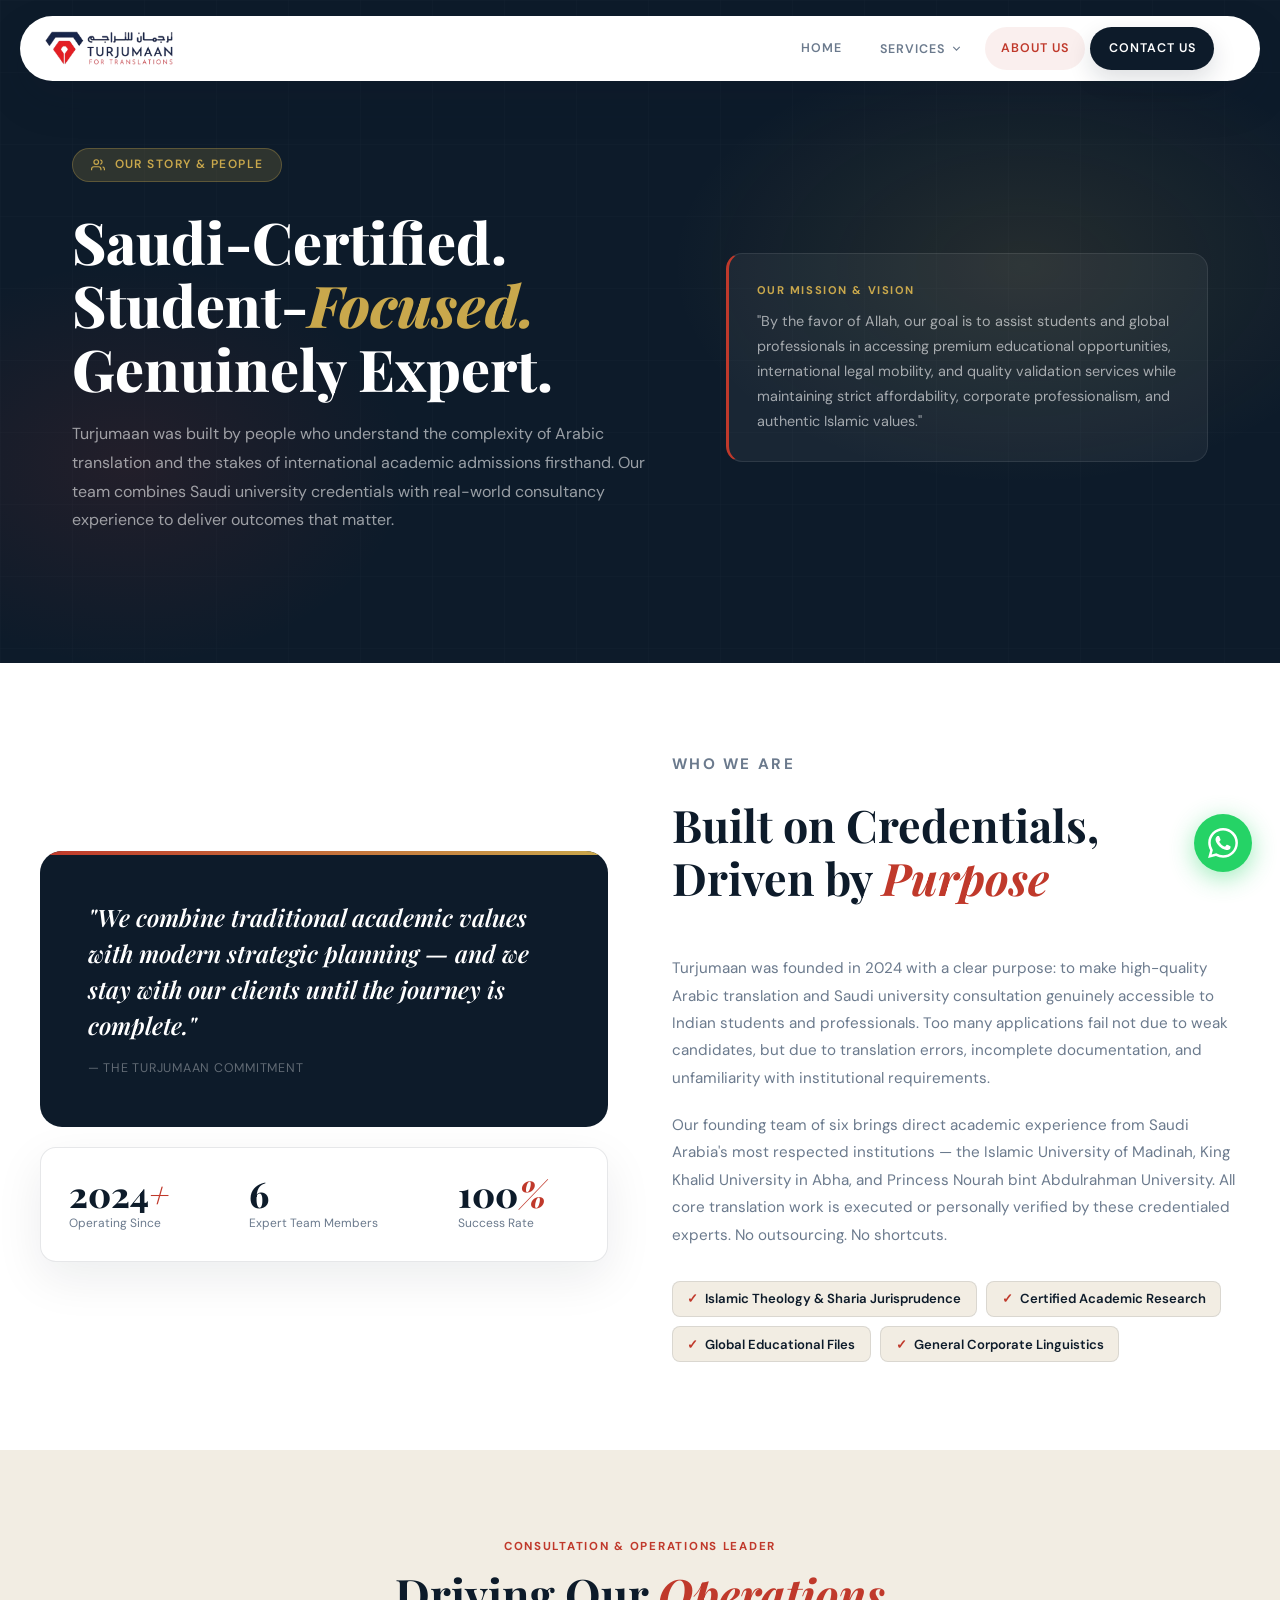
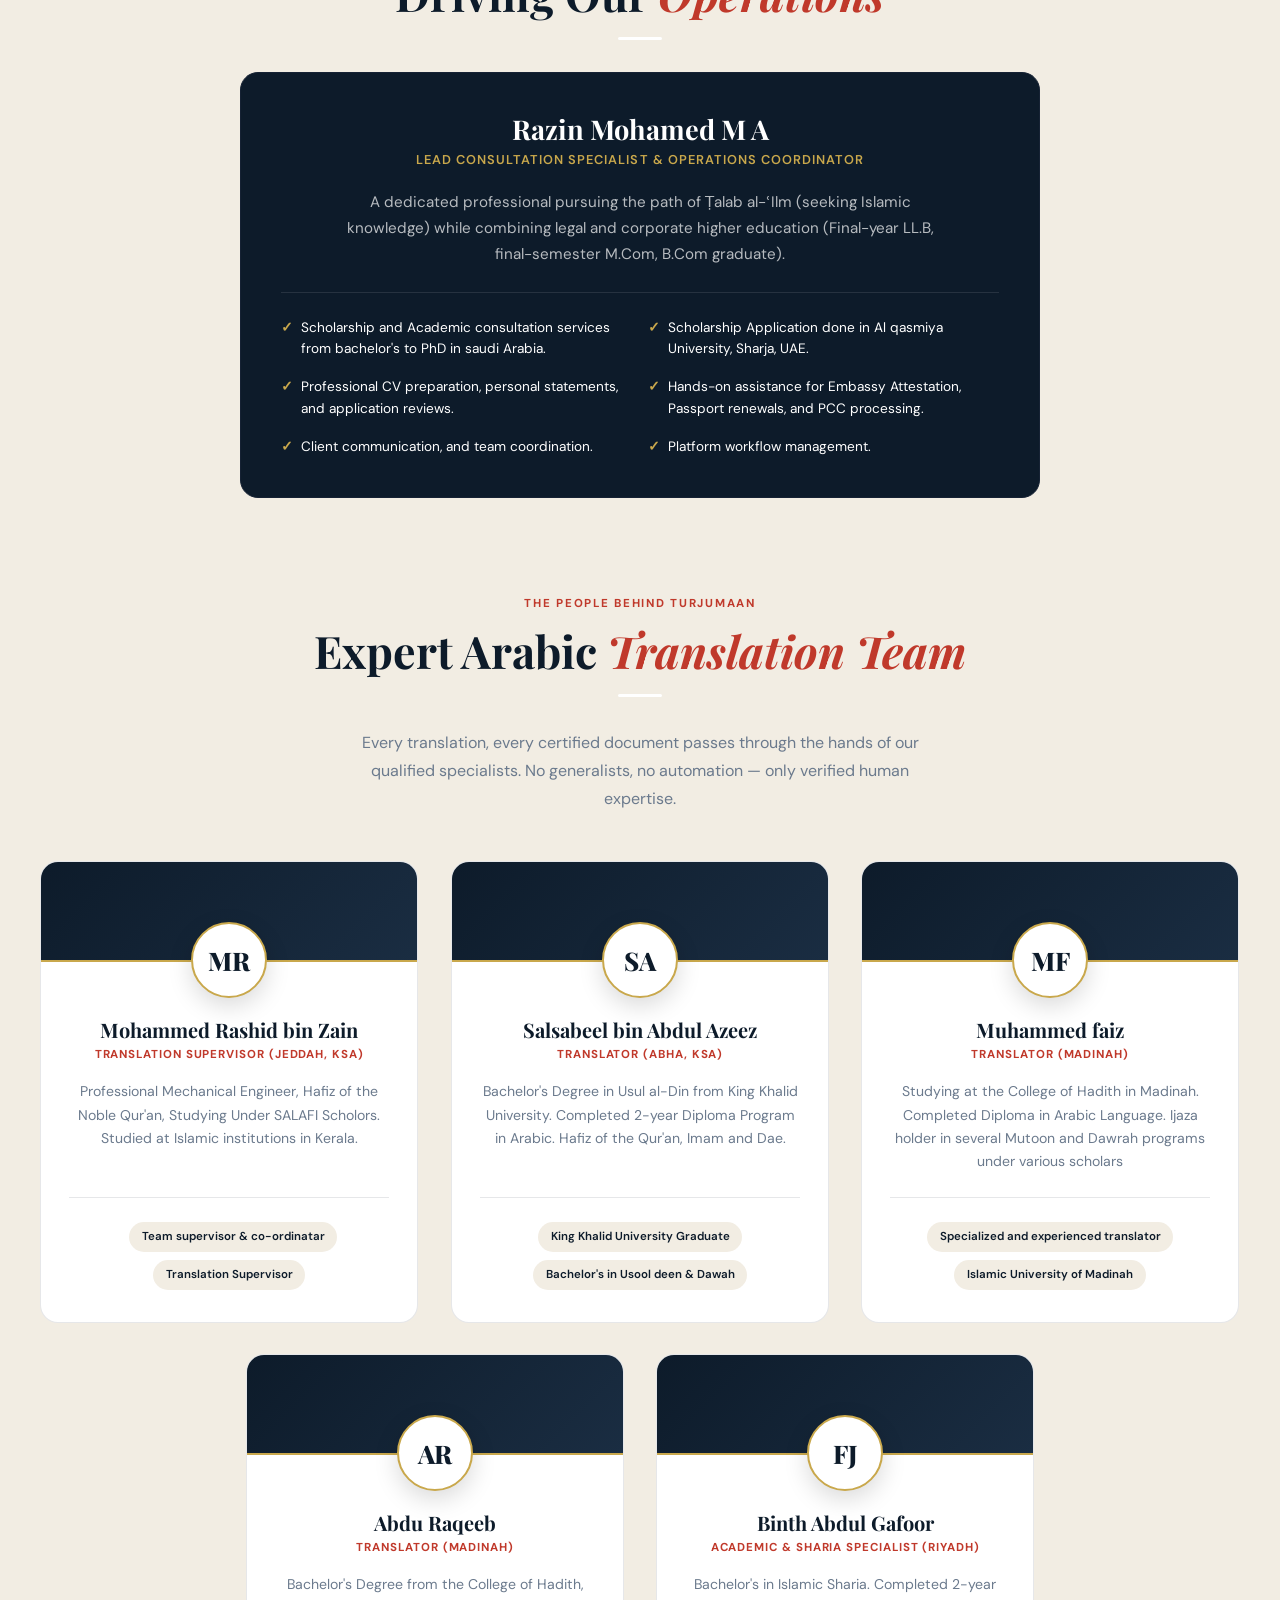
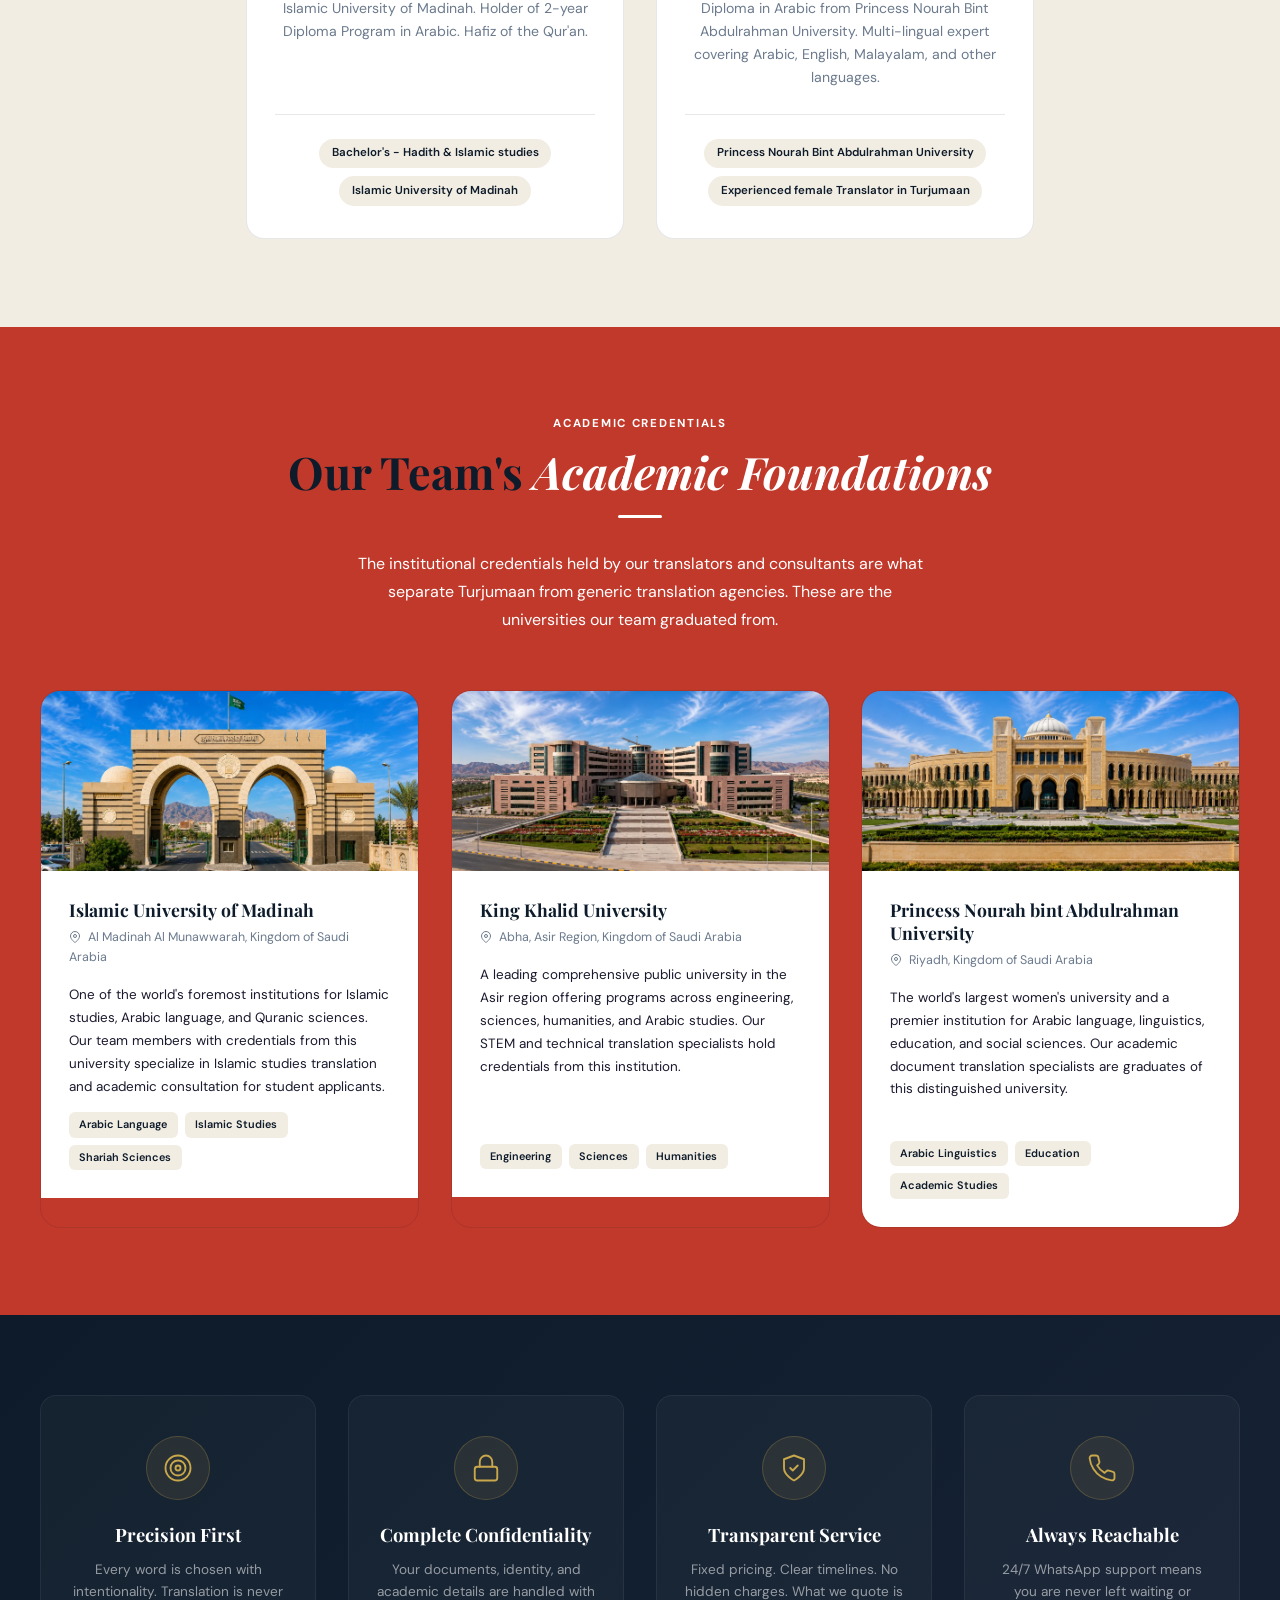
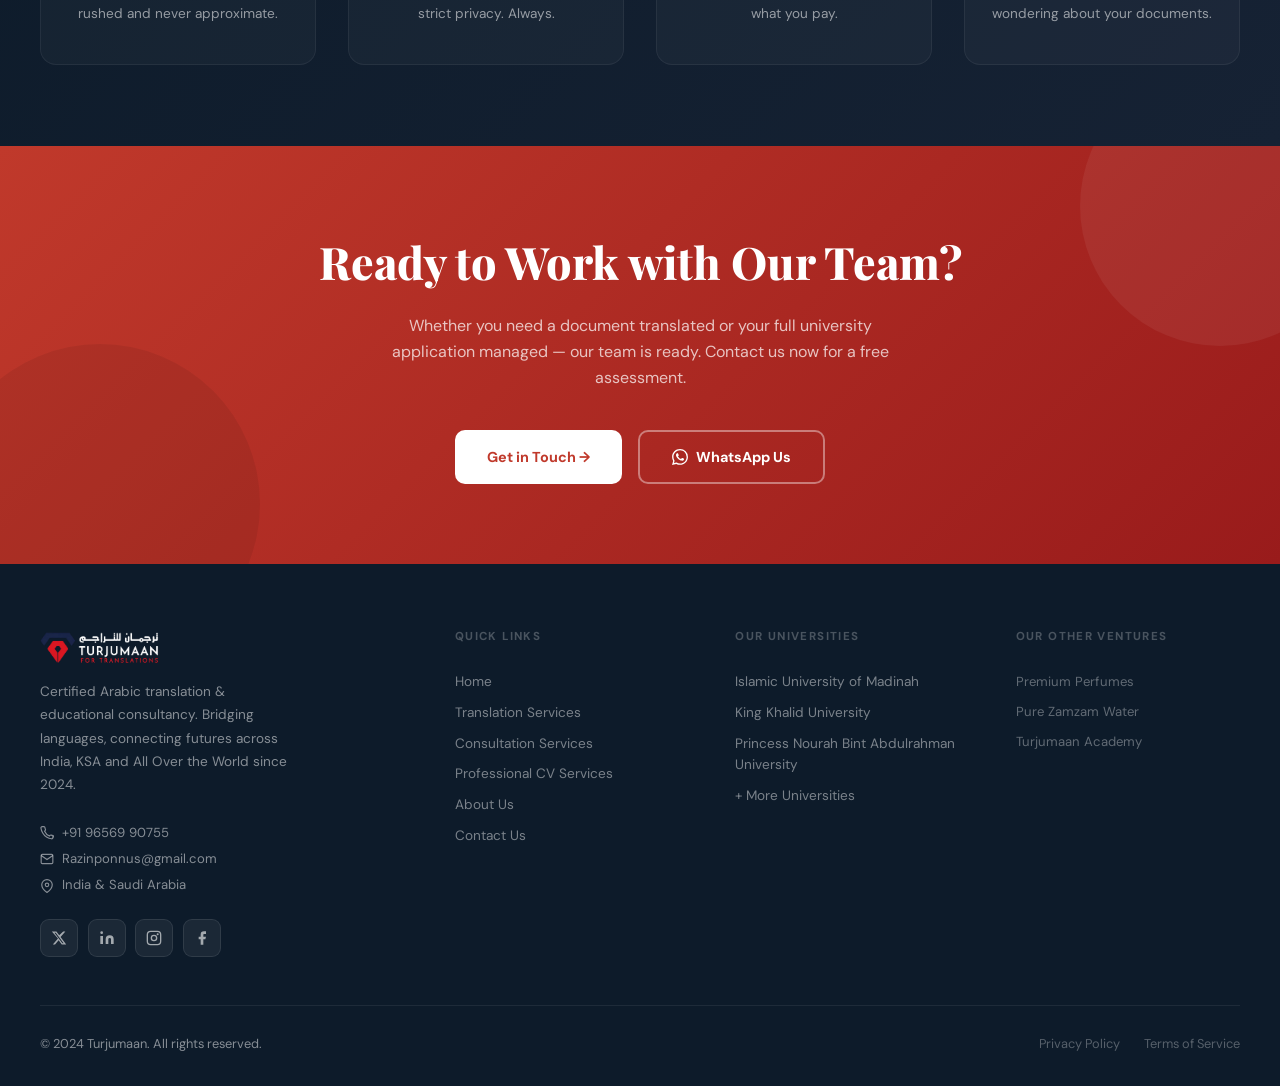
<file: about-us.html>
<!DOCTYPE html>
<html lang="en">
<head>
<meta charset="UTF-8">
<meta name="viewport" content="width=device-width, initial-scale=1.0">
<title>Meet Our Expert Saudi-Certified Linguistic Team | Turjumaan</title>
<meta name="description" content="Turjumaan is led by 5 Saudi-credentialed linguistic experts. Meet our team of certified translators and consultants with credentials from the Islamic University of Madinah, King Khalid University, and Princess Nourah University.">
<meta name="robots" content="index, follow">
<link rel="canonical" href="https://turjumaan.com/about-us">
<meta property="og:type" content="website">
<meta property="og:site_name" content="Turjumaan">
<meta property="og:title" content="Meet Our Expert Saudi-Certified Linguistic Team | Turjumaan">
<meta property="og:description" content="Turjumaan is led by 5 Saudi-credentialed linguistic experts. Meet our team of certified translators and consultants with credentials from Saudi universities.">
<meta property="og:url" content="https://turjumaan.com/about-us">
<meta property="og:image" content="https://turjumaan.com/Turjuman-logo.webp">
<meta property="og:image:alt" content="Turjumaan logo for certified Arabic translation and consultancy">
<meta property="og:locale" content="en_US">
<meta name="twitter:card" content="summary_large_image">
<meta name="twitter:title" content="Meet Our Expert Saudi-Certified Linguistic Team | Turjumaan">
<meta name="twitter:description" content="Turjumaan is led by 5 Saudi-credentialed linguistic experts. Meet our team of certified translators and consultants with credentials from Saudi universities.">
<meta name="twitter:image" content="https://turjumaan.com/Turjuman-logo.webp">
<script type="application/ld+json">
{
  "@context": "https://schema.org",
  "@type": "BreadcrumbList",
  "itemListElement": [
    {
      "@type": "ListItem",
      "position": 1,
      "name": "Home",
      "item": "https://turjumaan.com/"
    },
    {
      "@type": "ListItem",
      "position": 2,
      "name": "About Us",
      "item": "https://turjumaan.com/about-us"
    }
  ]
}
</script>
<script type="application/ld+json">
{
  "@context": "https://schema.org",
  "@type": "ProfessionalService",
  "name": "Turjumaan",
  "url": "https://turjumaan.com/about-us",
  "description": "Saudi-certified Arabic translation and consultation specialists led by experienced linguists.",
  "logo": "https://turjumaan.com/Turjuman-logo.webp",
  "telephone": "+919656990755",
  "email": "Razinponnus@gmail.com",
  "areaServed": ["India", "Saudi Arabia", "Worldwide"]
}
</script>
<link rel="icon" href="profile-logo.webp" type="image/webp">
<link rel="apple-touch-icon" href="Turjuman-logo.webp">
<meta name="theme-color" content="#0D1B2A">
<meta name="color-scheme" content="light">
<link rel="preconnect" href="https://fonts.googleapis.com">
<link href="https://fonts.googleapis.com/css2?family=Playfair+Display:ital,wght@0,400;0,600;0,800;1,400;1,600&family=DM+Sans:wght@300;400;500;600&display=swap" rel="stylesheet">
<style>
*,*::before,*::after{box-sizing:border-box;margin:0;padding:0}
:root{
  --navy:#0D1B2A;--navy2:#162234;--crimson:#C0392B;--crimson2:#E74C3C;--gold:#C9A84C;
  --cream:#FAF8F2;--cream2:#F2EDE3;--text:#1A1A2E;--muted:#6B7A8D;--border:rgba(13,27,42,.1);--white:#fff;
  --nav-surface:rgba(255,252,248,.92);--nav-border:rgba(255,255,255,.65);--nav-shadow:0 18px 45px rgba(13,27,42,.12);--toggle-bg:rgba(13,27,42,.04);
  --ff-display:'Playfair Display',Georgia,serif;--ff-body:'DM Sans',sans-serif;--ease:cubic-bezier(.4,0,.2,1);--t:.3s;
}
html{scroll-behavior:smooth}
.reveal{opacity:0;transform:translateY(26px);transition:opacity .8s var(--ease),transform .8s var(--ease);will-change:opacity,transform}
.reveal.visible{opacity:1;transform:translateY(0)}
body{font-family:var(--ff-body);background:var(--cream);color:var(--text);overflow-x:hidden;line-height:1.6}
a{color:inherit;text-decoration:none}
img{max-width:100%;display:block}

/* NAV */
.nav{position:fixed;top:0;left:0;right:0;z-index:999;padding:1rem 1rem 0;background:transparent;transition:box-shadow var(--t) var(--ease)}
.nav.scrolled .nav-inner{box-shadow:var(--nav-shadow)}
.nav-inner{max-width:1240px;margin:0 auto;min-height:65px;padding:0 1.5rem;display:flex;align-items:center;justify-content:space-between;gap:1rem;background:var(--white);backdrop-filter:blur(18px);-webkit-backdrop-filter:blur(18px);border:1px solid var(--nav-border);border-radius:999px;box-shadow:var(--nav-shadow)}
.nav-brand{display:inline-flex;align-items:center;flex-shrink:0}
.nav-brand img{height:35px;width:auto;display:block}
.nav-brand span{color:var(--crimson)}
.nav-links{display:flex;align-items:center;gap:.35rem;margin-left:auto}
.nav-links a{font-size:.78rem;font-weight:600;letter-spacing:.08em;text-transform:uppercase;color:var(--muted);padding:.7rem 1rem;border-radius:999px;transition:color var(--t),background var(--t),transform var(--t)}
.nav-links a:hover,.nav-links a.active{color:var(--crimson);background:rgba(192,57,43,.08)}
.nav-cta{background:var(--navy)!important;color:var(--white)!important;border-radius:999px!important;padding:.7rem 1.15rem!important;box-shadow:0 10px 24px rgba(13,27,42,.14)}
.nav-cta:hover{background:var(--crimson)!important;color:var(--white)!important}
.nav-actions{display:flex;align-items:center;gap:.7rem;margin-left:.3rem}
.hamburger{width:44px;height:44px;border-radius:50%;display:inline-flex;align-items:center;justify-content:center;cursor:pointer;transition:transform var(--t),background var(--t),border-color var(--t),color var(--t)}
.hamburger:hover{transform:translateY(-1px)}
.hamburger{display:none;flex-direction:column;gap:5px;background:var(--toggle-bg);border:1px solid rgba(13,27,42,.08);padding:0}
.hamburger span{display:block;width:18px;height:2px;background:var(--navy);border-radius:2px}
.mob-menu{display:none;position:fixed;top:92px;left:50%;transform:translateX(-50%);width:min(1240px,calc(100% - 2rem));background:var(--nav-surface);border:1px solid var(--nav-border);border-radius:28px;box-shadow:var(--nav-shadow);backdrop-filter:blur(18px);-webkit-backdrop-filter:blur(18px);z-index:998;flex-direction:column;padding:1rem}
.mob-menu.open{display:flex}
.mob-menu a{padding:.85rem 1.25rem;font-weight:500;color:var(--text);border-radius:8px;transition:background var(--t)}
.mob-menu a:hover{background:var(--cream2)}
.nav-service-group{position:relative;display:flex;align-items:center}
.nav-service-toggle{font-family:var(--ff-body);font-size:.78rem;font-weight:600;letter-spacing:.08em;text-transform:uppercase;color:var(--muted);padding:.7rem 1rem;border-radius:999px;transition:color var(--t),background var(--t),transform var(--t);border:0;background:transparent;cursor:pointer;display:inline-flex;align-items:center;gap:.35rem}
.nav-service-toggle:hover,.nav-service-toggle.active,.nav-service-group:focus-within .nav-service-toggle{color:var(--crimson);background:rgba(192,57,43,.08)}
.nav-service-toggle svg{width:13px;height:13px;transition:transform var(--t)}
.nav-service-group:hover .nav-service-toggle svg,.nav-service-group:focus-within .nav-service-toggle svg{transform:rotate(180deg)}
.nav-dropdown{position:absolute;top:calc(100% + .55rem);left:0;min-width:220px;background:var(--white);border:1px solid var(--nav-border);border-radius:16px;box-shadow:var(--nav-shadow);padding:.55rem;opacity:0;visibility:hidden;transform:translateY(8px);transition:opacity var(--t),visibility var(--t),transform var(--t);z-index:1000}
.nav-service-group:hover .nav-dropdown,.nav-service-group:focus-within .nav-dropdown{opacity:1;visibility:visible;transform:translateY(0)}
.nav-dropdown a{display:block;border-radius:10px;padding:.75rem .9rem;letter-spacing:.04em;text-transform:none;font-size:.86rem;color:var(--text)}
.nav-dropdown a:hover,.nav-dropdown a.active{color:var(--crimson);background:rgba(192,57,43,.08)}
.mob-services-toggle{width:100%;font-family:var(--ff-body);font-size:1rem;border:0;background:transparent;padding:.85rem 1.25rem;font-weight:600;color:var(--text);border-radius:8px;display:flex;align-items:center;justify-content:space-between;cursor:pointer;transition:background var(--t),color var(--t)}
.mob-services-toggle:hover,.mob-services-toggle.active{background:var(--cream2);color:var(--crimson)}
.mob-services-toggle svg{width:16px;height:16px;transition:transform var(--t)}
.mob-services-toggle.open svg{transform:rotate(180deg)}
.mob-submenu{display:none;flex-direction:column;margin:.15rem 0 .35rem;padding:.35rem;background:rgba(13,27,42,.035);border-radius:12px}
.mob-submenu.open{display:flex}
.mob-submenu a{padding:.72rem 1.1rem .72rem 1.6rem;font-size:.95rem;color:var(--muted)}
.mob-menu a.active,.mob-submenu a.active{background:rgba(192,57,43,.08);color:var(--crimson)}

/* PAGE HERO */
.page-hero{padding-top:68px;background:var(--navy);position:relative;overflow:hidden}
.hero-mesh{position:absolute;inset:0;background:radial-gradient(ellipse 50% 60% at 80% 40%,rgba(201,168,76,.12),transparent 55%),radial-gradient(ellipse 40% 55% at 10% 70%,rgba(192,57,43,.12),transparent 55%);pointer-events:none}
.hero-grid{position:absolute;inset:0;opacity:.025;background-image:linear-gradient(rgba(255,255,255,.6) 1px,transparent 1px),linear-gradient(90deg,rgba(255,255,255,.6) 1px,transparent 1px);background-size:72px 72px}
.hero-content{position:relative;z-index:2;max-width:1200px;margin:0 auto;padding:5rem 2rem 6rem;display:grid;grid-template-columns:1.1fr .9fr;gap:4rem;align-items:center}
.hero-pill{display:inline-flex;align-items:center;gap:8px;background:rgba(201,168,76,.18);border:1px solid rgba(201,168,76,.3);color:var(--gold);font-size:.75rem;font-weight:600;letter-spacing:.12em;text-transform:uppercase;padding:.4rem 1.1rem;border-radius:100px;margin-bottom:1.75rem}
.hero-h1{font-family:var(--ff-display);font-size:clamp(2.2rem,4.5vw,4rem);font-weight:800;color:var(--white);line-height:1.1;margin-bottom:1.25rem}
.hero-h1 em{font-style:italic;color:var(--gold)}
.hero-sub{font-size:1rem;color:rgba(255,255,255,.58);line-height:1.8;margin-bottom:2rem}
.hero-right{display:grid;gap:1rem}
.mv-card{background:rgba(255,255,255,.05);border:1px solid rgba(255,255,255,.09);border-radius:16px;padding:1.75rem;transition:background var(--t)}
.mv-card:hover{background:rgba(255,255,255,.08)}
.mv-card-label{font-size:.7rem;font-weight:700;letter-spacing:.14em;text-transform:uppercase;color:var(--gold);margin-bottom:.6rem}
.mv-card-text{font-size:.9rem;color:rgba(255,255,255,.6);line-height:1.72}

/* SECTION COMMONS */
section{padding:5.5rem 2rem}
.container{max-width:1200px;margin:0 auto}
.eyebrow{font-size:.72rem;font-weight:700;letter-spacing:.15em;text-transform:uppercase;color:var(--crimson);margin-bottom:.75rem}
.section-title{font-family:var(--ff-display);font-size:clamp(1.8rem,3.5vw,2.8rem);font-weight:700;color:var(--navy);line-height:1.18;margin-bottom:1rem}
.section-title em{font-style:italic;color:var(--crimson)}
.section-sub{font-size:1rem;color:var(--muted);line-height:1.75;max-width:580px}
.section-sub-1{font-size:1rem;color:var(--white);line-height:1.75;max-width:580px}
.divider{width:44px;height:3px;background:var(--white);border-radius:2px;margin-bottom:2rem}
.divider.center{margin-left:auto;margin-right:auto}
.text-center{text-align:center}
.text-center .section-sub{margin:0 auto}
.text-center .section-sub-1{margin:0 auto}

.eyebrow-1{font-size:.72rem;font-weight:700;letter-spacing:.15em;text-transform:uppercase;color:var(--white);margin-bottom:.75rem}


/* IDENTITY SECTION */
.identity-section{background:var(--white)}
.identity-grid{display:grid;grid-template-columns:1fr 1fr;gap:4rem;align-items:center}
.identity-visual{position:relative}
.identity-main-card{background:var(--navy);border-radius:22px;padding:3rem;position:relative;overflow:hidden}
.identity-main-card::before{content:'';position:absolute;top:0;left:0;right:0;height:4px;background:linear-gradient(90deg,var(--crimson),var(--gold))}
.identity-quote{font-family:var(--ff-display);font-size:1.5rem;font-weight:600;font-style:italic;color:var(--white);line-height:1.5;margin-bottom:1rem}
.identity-quote-src{font-size:.78rem;color:rgba(255,255,255,.35);letter-spacing:.06em;text-transform:uppercase}
.identity-float{background:var(--white);border:1px solid var(--border);border-radius:16px;padding:1.75rem;margin-top:1.25rem;box-shadow:0 16px 48px rgba(13,27,42,.08)}
.float-stats{display:flex;gap:5rem;flex-wrap:wrap}
.fstat-num{font-family:var(--ff-display);font-size:2.2rem;font-weight:800;color:var(--navy);line-height:1}
.fstat-num span{color:var(--crimson);font-style:italic}
.fstat-label{font-size:.75rem;color:var(--muted);margin-top:3px}
.identity-copy p{font-size:.95rem;color:var(--muted);line-height:1.8;margin-bottom:1.25rem}
.identity-copy p:last-child{margin-bottom:0}
.value-tags{display:flex;flex-wrap:wrap;gap:.6rem;margin-top:2rem}
.value-tag{display:flex;align-items:center;gap:7px;font-size:.82rem;font-weight:600;color:var(--navy);background:var(--cream2);border:1px solid var(--border);padding:.4rem .9rem;border-radius:8px}
.value-tag::before{content:'✓';color:var(--crimson);font-weight:800}

/* TEAM SECTION OVERHAUL */
.team-section{background:var(--cream2)}
.team-leader-card{background:var(--navy);border:1px solid var(--navy2);border-radius:18px;overflow:hidden;transition:all var(--t) var(--ease); display:flex; flex-direction:column; max-width: 800px; margin: 0 auto 3.5rem auto;}
.team-leader-card:hover{transform:translateY(-6px);box-shadow:0 20px 56px rgba(13,27,42,.15);border-color:var(--gold);}
.team-leader-body{padding:2.5rem; color:var(--white); text-align: center;}
.team-leader-name{font-family:var(--ff-display);font-size:1.7rem;font-weight:700;color:var(--white);margin-bottom:.25rem;line-height:1.2}
.team-leader-role{font-size:.8rem;font-weight:600;color:var(--gold);text-transform:uppercase;letter-spacing:.08em;margin-bottom:1.25rem}
.team-leader-bio{font-size:.95rem;color:rgba(255,255,255,.7);line-height:1.7;margin-bottom:1.5rem; max-width: 600px; margin-left: auto; margin-right: auto;}
.team-leader-skills {border-top: 1px solid rgba(255,255,255,0.1); padding-top: 1.5rem; display: grid; grid-template-columns: 1fr 1fr; gap: 1rem; text-align: left;}
.team-leader-skill {font-size: 0.85rem; color: var(--white); display: flex; gap: 8px;}
.team-leader-skill::before {content: '✓'; color: var(--gold); font-weight: bold;}

/* REDESIGNED 5-CARD GRID */
.team-grid {
  display: flex;
  flex-wrap: wrap;
  justify-content: center;
  gap: 2rem;
  margin-top: 3rem;
}
.team-card {
  width: calc(33.333% - 1.35rem);
  min-width: 320px;
  max-width: 380px;
  background: var(--white);
  border: 1px solid var(--border);
  border-radius: 18px;
  overflow: hidden;
  transition: all var(--t) var(--ease);
  display: flex;
  flex-direction: column;
}
.team-card:hover {
  transform: translateY(-8px);
  box-shadow: 0 24px 48px rgba(13,27,42,0.08);
  border-color: rgba(201,168,76,0.4);
}
.team-card-header {
  height: 100px;
  background: linear-gradient(135deg, var(--navy) 0%, #1a2d42 100%);
  position: relative;
  border-bottom: 2px solid var(--gold);
}
.team-avatar {
  width: 76px;
  height: 76px;
  background: var(--white);
  color: var(--navy);
  font-family: var(--ff-display);
  font-size: 1.6rem;
  font-weight: 800;
  border-radius: 50%;
  display: flex;
  align-items: center;
  justify-content: center;
  position: absolute;
  bottom: -38px;
  left: 50%;
  transform: translateX(-50%);
  box-shadow: 0 8px 24px rgba(0,0,0,0.15);
  border: 2px solid var(--gold);
}
.team-card-body {
  padding: 3.5rem 1.75rem 2rem;
  text-align: center;
  display: flex;
  flex-direction: column;
  flex-grow: 1;
}
.team-card-name {
  font-family: var(--ff-display);
  font-size: 1.25rem;
  font-weight: 700;
  color: var(--navy);
  margin-bottom: 0.25rem;
  line-height: 1.2;
}
.team-card-role {
  font-size: 0.72rem;
  font-weight: 700;
  color: var(--crimson);
  text-transform: uppercase;
  letter-spacing: 0.08em;
  margin-bottom: 1rem;
}
.team-card-bio {
  font-size: 0.88rem;
  color: var(--muted);
  line-height: 1.65;
  margin-bottom: 1.5rem;
  flex-grow: 1;
}
.team-skills {
  display: flex;
  flex-wrap: wrap;
  justify-content: center;
  gap: 0.5rem;
  margin-top: auto;
  padding-top: 1.5rem;
  border-top: 1px solid var(--border);
}
.team-skill {
  font-size: 0.72rem;
  font-weight: 600;
  background: var(--cream2);
  color: var(--navy);
  padding: 0.35rem 0.8rem;
  border-radius: 100px;
}

/* ACADEMIC AFFILIATIONS */
.affiliations-section{background:var(--crimson)}
.aff-grid{display:grid;grid-template-columns:repeat(3,1fr);gap:2rem;margin-top:3.5rem;}
.aff-card{border:1px solid var(--border);border-radius:20px;overflow:hidden;transition:all var(--t) var(--ease);position:relative;}
.aff-card::before{content:'';position:absolute;top:0;left:0;right:0;height:3px;background:linear-gradient(90deg,var(--crimson),var(--gold));transform:scaleX(0);transform-origin:left;transition:transform var(--t)}
.aff-card:hover::before{transform:scaleX(1)}
.aff-card:hover{transform:translateY(-5px);box-shadow:0 20px 60px rgba(13,27,42,.09)}
.aff-img-wrap{height:180px;background:var(--cream2);display:flex;align-items:center;justify-content:center;overflow:hidden;position:relative}
.aff-img-wrap img{width:100%;height:100%;object-fit:cover;transition:transform .6s var(--ease)}
.aff-card:hover .aff-img-wrap img{transform:scale(1.04)}
.aff-img-fallback{display:flex;flex-direction:column;align-items:center;justify-content:center;gap:.75rem;height:100%;width:100%}
.aff-img-fallback-logo{height:60px;display:flex;align-items:center;justify-content:center}
.aff-img-fallback-logo img{max-height:60px;width:auto;object-fit:contain}
.aff-img-fallback-icon{font-size:3.5rem}
.aff-body{padding:1.75rem;background: var(--white);}
.aff-name{font-family:var(--ff-display);font-size:1.1rem;font-weight:700;color:var(--navy);margin-bottom:.4rem;line-height:1.3}
.aff-location{font-size:.78rem;color:var(--muted);margin-bottom:1rem}
.aff-detail{font-size:.84rem;color:var(--text);line-height:1.7}
.aff-tags{display:flex;flex-wrap:wrap;gap:.45rem;margin-top:.875rem}
.aff-tag{font-size:.68rem;font-weight:600;background:var(--cream2);color:var(--navy);padding:.25rem .65rem;border-radius:6px}

/* VALUES STRIP OVERHAUL */
.values-strip {
  background: linear-gradient(135deg, var(--navy) 0%, var(--navy2) 100%);
  padding: 5rem 2rem;
}
.values-inner {
  max-width: 1200px;
  margin: 0 auto;
  display: grid;
  grid-template-columns: repeat(4, 1fr);
  gap: 2rem;
}
.value-cell {
  background: rgba(255,255,255,0.03);
  border: 1px solid rgba(255,255,255,0.06);
  border-radius: 16px;
  padding: 2.5rem 1.5rem;
  text-align: center;
  transition: all var(--t);
}
.value-cell:hover {
  background: rgba(255,255,255,0.06);
  transform: translateY(-5px);
  border-color: rgba(201,168,76, 0.3);
  box-shadow: 0 15px 30px rgba(0,0,0,0.2);
}
.value-icon {
  width: 64px;
  height: 64px;
  margin: 0 auto 1.25rem auto;
  background: rgba(201,168,76, 0.1);
  border: 1px solid rgba(201,168,76, 0.25);
  border-radius: 50%;
  display: flex;
  align-items: center;
  justify-content: center;
  transition: all var(--t);
}
.value-icon svg {
  width: 30px;
  height: 30px;
  color: var(--gold);
  transition: all var(--t);
}
.value-cell:hover .value-icon {
  background: var(--gold);
  transform: translateY(-5px);
  box-shadow: 0 10px 25px rgba(201,168,76,0.3);
}
.value-cell:hover .value-icon svg {
  color: var(--navy);
}
.value-title {
  font-family: var(--ff-display);
  font-size: 1.15rem;
  font-weight: 700;
  color: var(--white);
  margin-bottom: 0.6rem;
}
.value-desc {
  font-size: 0.85rem;
  color: rgba(255,255,255,0.55);
  line-height: 1.6;
}

/* CTA BANNER */
.cta-section{background:linear-gradient(135deg,var(--crimson) 0%,#991b1b 100%);text-align:center;padding:5rem 2rem;position:relative;overflow:hidden}
.cta-section::before{content:'';position:absolute;top:-80px;right:-80px;width:280px;height:280px;border-radius:50%;background:rgba(255,255,255,.06)}
.cta-section::after{content:'';position:absolute;bottom:-100px;left:-60px;width:320px;height:320px;border-radius:50%;background:rgba(0,0,0,.07)}
.cta-inner{position:relative;z-index:1}
.cta-title{font-family:var(--ff-display);font-size:clamp(1.8rem,3.5vw,3rem);font-weight:800;color:var(--white);margin-bottom:1rem}
.cta-sub{font-size:1rem;color:rgba(255,255,255,.72);margin-bottom:2.5rem;max-width:520px;margin-left:auto;margin-right:auto}
.btn-white{display:inline-flex;align-items:center;gap:8px;background:var(--white);color:var(--crimson);padding:.85rem 2rem;border-radius:10px;font-weight:700;font-size:.9rem;font-family:var(--ff-body);transition:all var(--t) var(--ease)}
.btn-white:hover{transform:translateY(-2px);box-shadow:0 10px 28px rgba(0,0,0,.2)}
.btn-outline-white{display:inline-flex;align-items:center;gap:8px;background:transparent;color:var(--white);padding:.85rem 2rem;border-radius:10px;font-weight:700;font-size:.9rem;font-family:var(--ff-body);border:2px solid rgba(255,255,255,.4);transition:all var(--t) var(--ease)}
.btn-outline-white:hover{background:rgba(255,255,255,.1);border-color:rgba(255,255,255,.7)}
.cta-btns{display:flex;gap:1rem;justify-content:center;flex-wrap:wrap}

/* FOOTER */
footer{background:var(--navy);color:rgba(255,255,255,.5);padding:4rem 2rem 2rem}
.footer-inner{max-width:1200px;margin:0 auto}
.footer-grid{display:grid;grid-template-columns:1.6fr 1fr 1fr 1fr;gap:3.5rem;margin-bottom:3rem}
.footer-brand-name{font-family:var(--ff-display);font-size:1.5rem;font-weight:800;color:var(--white);margin-bottom:.75rem}
.footer-brand-name img{width:auto;height:40px;display:block}
.footer-brand-name span{color:var(--crimson)}
.footer-tagline{font-size:.85rem;line-height:1.7;max-width:260px;margin-bottom:1.5rem}
.footer-nap{font-size:.82rem;line-height:2}
.footer-col-title{font-size:.72rem;font-weight:700;letter-spacing:.12em;text-transform:uppercase;color:rgba(255,255,255,.25);margin-bottom:1.25rem}
.footer-link{display:block;font-size:.85rem;color:rgba(255,255,255,.45);padding:.28rem 0;transition:color .2s}
.footer-link:hover{color:var(--white)}
.footer-venture-text{font-size:.82rem;color:rgba(255,255,255,.35);padding:.28rem 0;transition:color .2s}
.footer-venture-text:hover{color:rgba(255,255,255,.65)}
.footer-venture::before{content:'↗';font-size:.7rem;opacity:.5}
.socials{display:flex;gap:.6rem;margin-top:1.25rem}
.social-btn{width:38px;height:38px;border-radius:9px;background:rgba(255,255,255,.06);border:1px solid rgba(255,255,255,.09);display:flex;align-items:center;justify-content:center;transition:all .2s}
.social-btn:hover{background:var(--crimson);border-color:var(--crimson)}
.social-btn svg{width:16px;height:16px;color:rgba(255,255,255,.6)}
.social-btn:hover svg{color:var(--white)}
.footer-bottom{border-top:1px solid rgba(255,255,255,.07);padding-top:1.75rem;display:flex;justify-content:space-between;align-items:center;flex-wrap:wrap;gap:1rem;font-size:.8rem}
.footer-legal{display:flex;gap:1.5rem}
.footer-legal a{color:rgba(255,255,255,.3);transition:color .2s}
.footer-legal a:hover{color:rgba(255,255,255,.65)}

/* FLOATING WHATSAPP */
.wa-float{position:fixed;bottom:28px;right:28px;z-index:9999;width:58px;height:58px;background:#25D366;border-radius:50%;display:flex;align-items:center;justify-content:center;box-shadow:0 6px 24px rgba(37,211,102,.45);transition:all .3s var(--ease)}
.wa-float:hover{transform:scale(1.12);box-shadow:0 10px 32px rgba(37,211,102,.55)}
.wa-float svg{width:30px;height:30px;color:var(--white)}

/* RESPONSIVE */
@media(max-width:980px){
  .nav{padding:.8rem .75rem 0}
  .nav-inner{min-height:64px;padding:0 1rem;border-radius:28px}
  .nav-links{display:none}
  .nav-actions{margin-left:auto}
  .hamburger{display:inline-flex}
  .nav-brand img{height:32px}
}
@media(max-width:900px){
  .hero-content{grid-template-columns:1fr;gap:2.5rem}
  .identity-grid{grid-template-columns:1fr;gap:2.5rem}
  .aff-grid{grid-template-columns:1fr 1fr}
  .values-inner{grid-template-columns:1fr 1fr}
  .footer-grid{grid-template-columns:1fr 1fr;gap:2rem}
  .team-leader-skills {grid-template-columns: 1fr;}
}
@media(max-width:640px){
  .hero-h1{font-size:2.4rem; margin-bottom:0.75rem}
  .hero-sub {font-size: 0.88rem; line-height: 1.65; margin-bottom: 2rem;}
  .section-sub {font-size: 0.88rem; line-height: 1.65;}
    .section-sub-1 {font-size: 0.88rem; line-height: 1.65;}
  .identity-quote {font-size: 1.3rem;}
  .mv-card {padding: 1.5rem;}
  .team-card {width: 100%; min-width: 100%;}
  .team-leader-body {padding: 2rem 1.5rem;}
  
  .aff-grid{grid-template-columns:1fr}
  .values-inner{grid-template-columns:1fr}
  .footer-grid{grid-template-columns:1fr}
  section{padding:4rem 1.25rem}
}
</style>
</head>
<body>

<!-- NAVIGATION -->
<nav class="nav" id="mainNav">
  <div class="nav-inner">
    <a href="/" class="nav-brand" aria-label="Turjumaan home"><img src="Turjuman-logo.webp" alt="Turjumaan logo"></a>
    <div class="nav-links">
      <a href="/">Home</a>
      <div class="nav-service-group">
        <button class="nav-service-toggle" type="button" aria-haspopup="true" aria-expanded="false">Services <svg viewBox="0 0 24 24" fill="none" stroke="currentColor" stroke-width="2"><path d="m6 9 6 6 6-6"/></svg></button>
        <div class="nav-dropdown">
          <a href="/translation-service">Translation</a>
          <a href="/consultation-service">Consultation</a>
          <a href="/professional-cv">Professional CV</a>
        </div>
      </div>
      <a href="/about-us" class="active">About Us</a>
      <a href="/contact-us" class="nav-cta">Contact Us</a>
    </div>
    <div class="nav-actions">
      <button class="hamburger" id="ham" aria-label="Menu" type="button" aria-expanded="false"><span></span><span></span><span></span></button>
    </div>
  </div>
</nav>
<div class="mob-menu" id="mobMenu">
  <a href="/">Home</a>
  <button class="mob-services-toggle" id="mobServicesToggle" type="button" aria-expanded="false">Services <svg viewBox="0 0 24 24" fill="none" stroke="currentColor" stroke-width="2"><path d="m6 9 6 6 6-6"/></svg></button>
  <div class="mob-submenu" id="mobServicesMenu">
    <a href="/translation-service">Translation</a>
    <a href="/consultation-service">Consultation</a>
    <a href="/professional-cv">Professional CV</a>
  </div>
  <a href="/about-us" class="active">About Us</a>
  <a href="/contact-us">Contact Us</a>
</div>
<!-- PAGE HERO -->
<div class="page-hero">
  <div class="hero-mesh"></div>
  <div class="hero-grid"></div>
  <div class="hero-content">
    <div>
      <div class="hero-pill">
        <svg viewBox="0 0 24 24" fill="none" stroke="currentColor" stroke-width="2" width="14" height="14" style="margin-right:2px"><path d="M17 21v-2a4 4 0 0 0-4-4H5a4 4 0 0 0-4 4v2"/><circle cx="9" cy="7" r="4"/><path d="M23 21v-2a4 4 0 0 0-3-3.87M16 3.13a4 4 0 0 1 0 7.75"/></svg>
        Our Story & People
      </div>
      <h1 class="hero-h1">Saudi-Certified.<br>Student-<em>Focused.</em><br>Genuinely Expert.</h1>
      <p class="hero-sub">Turjumaan was built by people who understand the complexity of Arabic translation and the stakes of international academic admissions firsthand. Our team combines Saudi university credentials with real-world consultancy experience to deliver outcomes that matter.</p>
    </div>
    <div class="hero-right">
      <div class="mv-card" style="border-left: 3px solid var(--crimson);">
        <div class="mv-card-label">Our Mission & Vision</div>
        <div class="mv-card-text">"By the favor of Allah, our goal is to assist students and global professionals in accessing premium educational opportunities, international legal mobility, and quality validation services while maintaining strict affordability, corporate professionalism, and authentic Islamic values."</div>
      </div>
    </div>
  </div>
</div>

<!-- CORE IDENTITY -->
<section class="identity-section">
  <div class="container">
    <div class="identity-grid">
      <div class="identity-visual">
        <div class="identity-main-card">
          <p class="identity-quote">"We combine traditional academic values with modern strategic planning — and we stay with our clients until the journey is complete."</p>
          <p class="identity-quote-src">— The Turjumaan Commitment</p>
        </div>
        <div class="identity-float">
          <div class="float-stats">
            <div>
              <div class="fstat-num">2024<span>+</span></div>
              <div class="fstat-label">Operating Since</div>
            </div>
            <div>
              <div class="fstat-num">6</div>
              <div class="fstat-label">Expert Team Members</div>
            </div>
            <div>
              <div class="fstat-num">100<span>%</span></div>
              <div class="fstat-label">Success Rate</div>
            </div>
          </div>
        </div>
      </div>
      <div class="identity-copy">
        <p class="eyebrow">Who We Are</p>
        <h2 class="section-title">Built on Credentials,<br>Driven by <em>Purpose</em></h2>
        <div class="divider"></div>
        <p>Turjumaan was founded in 2024 with a clear purpose: to make high-quality Arabic translation and Saudi university consultation genuinely accessible to Indian students and professionals. Too many applications fail not due to weak candidates, but due to translation errors, incomplete documentation, and unfamiliarity with institutional requirements.</p>
        <p>Our founding team of six brings direct academic experience from Saudi Arabia's most respected institutions — the Islamic University of Madinah, King Khalid University in Abha, and Princess Nourah bint Abdulrahman University. All core translation work is executed or personally verified by these credentialed experts. No outsourcing. No shortcuts.</p>
        
        <div class="value-tags">
          <span class="value-tag">Islamic Theology & Sharia Jurisprudence</span>
          <span class="value-tag">Certified Academic Research</span>
          <span class="value-tag">Global Educational Files</span>
          <span class="value-tag">General Corporate Linguistics</span>
        </div>
      </div>
    </div>
  </div>
</section>

<!-- TEAM PROFILES OVERHAUL -->
<section class="team-section">
  <div class="container">
    <div class="text-center">
      <p class="eyebrow">Consultation & Operations Leader</p>
      <h2 class="section-title">Driving Our <em>Operations</em></h2>
      <div class="divider center"></div>
    </div>

    <!-- PROFILE 1: CONSULTATION & OPERATIONS LEADER -->
    <div class="team-leader-card">
      <div class="team-leader-body">
        <div class="team-leader-name">Razin Mohamed M A</div>
        <div class="team-leader-role">Lead Consultation Specialist & Operations Coordinator</div>
        <p class="team-leader-bio">A dedicated professional pursuing the path of Ṭalab al-ʿIlm (seeking Islamic knowledge) while combining legal and corporate higher education (Final-year LL.B, final-semester M.Com, B.Com graduate).</p>
        <div class="team-leader-skills">
          <div class="team-leader-skill">Scholarship and Academic consultation services from bachelor's to PhD in saudi Arabia.</div>
          <div class="team-leader-skill">Scholarship Application done in Al qasmiya University, Sharja, UAE.</div>
          <div class="team-leader-skill">Professional CV preparation, personal statements, and application reviews.</div>
          <div class="team-leader-skill">Hands-on assistance for Embassy Attestation, Passport renewals, and PCC processing.</div>
          <div class="team-leader-skill">Client communication, and team coordination.</div>
          <div class="team-leader-skill">Platform workflow management.</div>
        </div>
      </div>
    </div>

    <div class="text-center" style="margin-top: 6rem;">
      <p class="eyebrow">The People Behind Turjumaan</p>
      <h2 class="section-title">Expert Arabic <em>Translation Team</em></h2>
      <div class="divider center"></div>
      <p class="section-sub">Every translation, every certified document passes through the hands of our qualified specialists. No generalists, no automation — only verified human expertise.</p>
    </div>

    <!-- EXPERT ARABIC TRANSLATION TEAM GRID -->
    <div class="team-grid">

      <!-- Profile 2 -->
      <div class="team-card">
        <div class="team-card-header">
          <div class="team-avatar">MR</div>
        </div>
        <div class="team-card-body">
          <div class="team-card-name">Mohammed Rashid bin Zain</div>
          <div class="team-card-role">Translation Supervisor (JEDDAH, KSA)</div>
          <p class="team-card-bio">Professional Mechanical Engineer, Hafiz of the Noble Qur'an, Studying Under SALAFI Scholors. Studied at Islamic institutions in Kerala.</p>
          <div class="team-skills">
            <br>
            <span class="team-skill">Team supervisor & co-ordinatar </span>
            
            <span class="team-skill">Translation Supervisor </span>
          </div>
        </div>
      </div>

      <!-- Profile 3 -->
      <div class="team-card">
        <div class="team-card-header">
          <div class="team-avatar">SA</div>
        </div>
        <div class="team-card-body">
          <div class="team-card-name">Salsabeel bin Abdul Azeez</div>
          <div class="team-card-role">Translator (Abha, KSA)</div>
          <p class="team-card-bio">Bachelor's Degree in Usul al-Din from King Khalid University. Completed 2-year Diploma Program in Arabic. Hafiz of the Qur'an, Imam and Dae.</p>
          <div class="team-skills">
            <span class="team-skill">King Khalid University Graduate</span>
            <span class="team-skill">Bachelor's in Usool deen & Dawah </span>
          </div>
        </div>
      </div>

      <!-- Profile 4 -->
      <div class="team-card">
        <div class="team-card-header">
          <div class="team-avatar">MF</div>
        </div>
        <div class="team-card-body">
          <div class="team-card-name">Muhammed faiz</div>
          <div class="team-card-role">Translator (Madinah)</div>
          <p class="team-card-bio">Studying at the College of Hadith in Madinah. Completed Diploma in Arabic Language. Ijaza holder in several Mutoon and Dawrah programs under various scholars</p>
          <div class="team-skills">
            <span class="team-skill">Specialized and experienced translator</span>
            <span class="team-skill">Islamic University of Madinah</span>
          </div>
        </div>
      </div>

      <!-- Profile 5 -->
      <div class="team-card">
        <div class="team-card-header">
          <div class="team-avatar">AR</div>
        </div>
        <div class="team-card-body">
          <div class="team-card-name">Abdu Raqeeb</div>
          <div class="team-card-role">Translator (Madinah)</div>
          <p class="team-card-bio">Bachelor's Degree from the College of Hadith, Islamic University of Madinah. Holder of 2-year Diploma Program in Arabic. Hafiz of the Qur'an.</p>
          <div class="team-skills">
            <span class="team-skill">Bachelor's - Hadith & Islamic studies </span>
            <span class="team-skill">Islamic University of Madinah</span>
          </div>
        </div>
      </div>

      <!-- Profile 6 -->
      <div class="team-card">
        <div class="team-card-header">
          <div class="team-avatar">FJ</div>
        </div>
        <div class="team-card-body">
          <div class="team-card-name">Binth Abdul Gafoor</div>
          <div class="team-card-role">Academic & Sharia Specialist (Riyadh)</div>
          <p class="team-card-bio">Bachelor's in Islamic Sharia. Completed 2-year Diploma in Arabic from Princess Nourah Bint Abdulrahman University. Multi-lingual expert covering Arabic, English, Malayalam, and other languages.</p>
          <div class="team-skills">
            <span class="team-skill">Princess Nourah Bint Abdulrahman University</span>
            <span class="team-skill">Experienced female Translator in Turjumaan</span>
          </div>
        </div>
      </div>

    </div>
  </div>
</section>

<!-- ACADEMIC AFFILIATIONS -->
<section class="affiliations-section">
  <div class="container">
    <div class="text-center">
      <p class="eyebrow-1">Academic Credentials</p>
      <h2 class="section-title">Our Team's <em style="color: var(--white);">Academic Foundations</em></h2>
      <div class="divider center"></div>
      <p class="section-sub-1">The institutional credentials held by our translators and consultants are what separate Turjumaan from generic translation agencies. These are the universities our team graduated from.</p>
    </div>
    <div class="aff-grid">

      <!-- Islamic University of Madinah -->
      <div class="aff-card">
        <div class="aff-img-wrap">
          <img src="madinah-uni.webp" alt="Islamic University of Madinah grand entrance gate in Al Madinah Al Munawwarah, Saudi Arabia" loading="lazy"
            onerror="this.style.display='none';this.nextElementSibling.style.display='flex'">
          <div class="aff-img-fallback" style="display:none">
            <div class="aff-img-fallback-logo">
              <img src="madinah-uni.webp" alt="Islamic University of Madinah logo" loading="lazy">
            </div>
          </div>
        </div>
        <div class="aff-body">
          <div class="aff-name">Islamic University of Madinah</div>
          <div class="aff-location"><svg viewBox="0 0 24 24" fill="none" stroke="currentColor" stroke-width="2" width="12" height="12" style="margin-right:4px; margin-bottom:-2px"><path d="M21 10c0 7-9 13-9 13s-9-6-9-13a9 9 0 0 1 18 0z"/><circle cx="12" cy="10" r="3"/></svg> Al Madinah Al Munawwarah, Kingdom of Saudi Arabia</div>
          <p class="aff-detail">One of the world's foremost institutions for Islamic studies, Arabic language, and Quranic sciences. Our team members with credentials from this university specialize in Islamic studies translation and academic consultation for student applicants.</p>
          <div class="aff-tags">
            <span class="aff-tag">Arabic Language</span>
            <span class="aff-tag">Islamic Studies</span>
            <span class="aff-tag">Shariah Sciences</span>
          </div>
        </div>
      </div>

      <!-- King Khalid University -->
      <div class="aff-card">
        <div class="aff-img-wrap">
          <img src="king-khalid-uni.webp" alt="King Khalid University grand entrance gate, Saudi Arabia" loading="lazy"
            onerror="this.style.display='none';this.nextElementSibling.style.display='flex'">
          <div class="aff-img-fallback" style="display:none">
            <div class="aff-img-fallback-logo">
              <img src="king-khalid-uni.webp" alt="King Khalid University" loading="lazy">
            </div>
          </div>
        </div>
        <div class="aff-body">
          <div class="aff-name">King Khalid University</div>
          <div class="aff-location"><svg viewBox="0 0 24 24" fill="none" stroke="currentColor" stroke-width="2" width="12" height="12" style="margin-right:4px; margin-bottom:-2px"><path d="M21 10c0 7-9 13-9 13s-9-6-9-13a9 9 0 0 1 18 0z"/><circle cx="12" cy="10" r="3"/></svg> Abha, Asir Region, Kingdom of Saudi Arabia</div>
          <p class="aff-detail">A leading comprehensive public university in the Asir region offering programs across engineering, sciences, humanities, and Arabic studies. Our STEM and technical translation specialists hold credentials from this institution.</p>
          <br><br>
          <div class="aff-tags">
            <span class="aff-tag">Engineering</span>
            <span class="aff-tag">Sciences</span>
            <span class="aff-tag">Humanities</span>
          </div>
        </div>
      </div>

      <!-- Princess Nourah University -->
      <div class="aff-card">
        <div class="aff-img-wrap">
          <img src="Princess-Nourah-bint-Abdulrahman-University.webp" alt="Princess Nourah bint Abdulrahman University, Saudi Arabia" loading="lazy"
            onerror="this.style.display='none';this.nextElementSibling.style.display='flex'">
          <div class="aff-img-fallback" style="display:none">
            <div class="aff-img-fallback-logo">
              <img src="Princess-Nourah-bint-Abdulrahman-University.webp" alt="Princess Nourah bint Abdulrahman University" loading="lazy">
            </div>
          </div>
        </div>
        <div class="aff-body">
          <div class="aff-name">Princess Nourah bint Abdulrahman University</div>
          <div class="aff-location"><svg viewBox="0 0 24 24" fill="none" stroke="currentColor" stroke-width="2" width="12" height="12" style="margin-right:4px; margin-bottom:-2px"><path d="M21 10c0 7-9 13-9 13s-9-6-9-13a9 9 0 0 1 18 0z"/><circle cx="12" cy="10" r="3"/></svg> Riyadh, Kingdom of Saudi Arabia</div>
          <p class="aff-detail">The world's largest women's university and a premier institution for Arabic language, linguistics, education, and social sciences. Our academic document translation specialists are graduates of this distinguished university.</p>
          <br>
          <div class="aff-tags">
            
            <span class="aff-tag">Arabic Linguistics</span>
            <span class="aff-tag">Education</span>
            <span class="aff-tag">Academic Studies</span>
            
          </div>
        </div>
      </div>

    </div>
  </div>
</section>

<!-- VALUES STRIP (REDESIGNED WITH SVGs) -->
<div class="values-strip">
  <div class="values-inner">
    <div class="value-cell">
      <div class="value-icon">
        <svg viewBox="0 0 24 24" fill="none" stroke="currentColor" stroke-width="1.5" stroke-linecap="round" stroke-linejoin="round">
          <circle cx="12" cy="12" r="10"></circle>
          <circle cx="12" cy="12" r="6"></circle>
          <circle cx="12" cy="12" r="2"></circle>
        </svg>
      </div>
      <div class="value-title">Precision First</div>
      <div class="value-desc">Every word is chosen with intentionality. Translation is never rushed and never approximate.</div>
    </div>
    <div class="value-cell">
      <div class="value-icon">
        <svg viewBox="0 0 24 24" fill="none" stroke="currentColor" stroke-width="1.5" stroke-linecap="round" stroke-linejoin="round">
          <rect x="3" y="11" width="18" height="11" rx="2" ry="2"></rect>
          <path d="M7 11V7a5 5 0 0 1 10 0v4"></path>
        </svg>
      </div>
      <div class="value-title">Complete Confidentiality</div>
      <div class="value-desc">Your documents, identity, and academic details are handled with strict privacy. Always.</div>
    </div>
    <div class="value-cell">
      <div class="value-icon">
        <svg viewBox="0 0 24 24" fill="none" stroke="currentColor" stroke-width="1.5" stroke-linecap="round" stroke-linejoin="round">
          <path d="M12 22s8-4 8-10V5l-8-3-8 3v7c0 6 8 10 8 10z"></path>
          <path d="M9 12l2 2 4-4"></path>
        </svg>
      </div>
      <div class="value-title">Transparent Service</div>
      <div class="value-desc">Fixed pricing. Clear timelines. No hidden charges. What we quote is what you pay.</div>
    </div>
    <div class="value-cell">
      <div class="value-icon">
        <svg viewBox="0 0 24 24" fill="none" stroke="currentColor" stroke-width="1.5" stroke-linecap="round" stroke-linejoin="round">
          <path d="M22 16.92v3a2 2 0 0 1-2.18 2 19.79 19.79 0 0 1-8.63-3.07 19.5 19.5 0 0 1-6-6 19.79 19.79 0 0 1-3.07-8.67A2 2 0 0 1 4.11 2h3a2 2 0 0 1 2 1.72 12.84 12.84 0 0 0 .7 2.81 2 2 0 0 1-.45 2.11L8.09 9.91a16 16 0 0 0 6 6l1.27-1.27a2 2 0 0 1 2.11-.45 12.84 12.84 0 0 0 2.81.7A2 2 0 0 1 22 16.92z"></path>
        </svg>
      </div>
      <div class="value-title">Always Reachable</div>
      <div class="value-desc">24/7 WhatsApp support means you are never left waiting or wondering about your documents.</div>
    </div>
  </div>
</div>

<!-- CTA BANNER -->
<section class="cta-section">
  <div class="cta-inner">
    <h2 class="cta-title">Ready to Work with Our Team?</h2>
    <p class="cta-sub">Whether you need a document translated or your full university application managed — our team is ready. Contact us now for a free assessment.</p>
    <div class="cta-btns">
      <a href="/contact-us" class="btn-white">Get in Touch →</a>
      <a href="https://wa.me/919656990755" target="_blank" rel="noopener" class="btn-outline-white">
        <svg viewBox="0 0 24 24" fill="currentColor" width="16" height="16"><path d="M17.472 14.382c-.297-.149-1.758-.867-2.03-.967-.273-.099-.471-.148-.67.15-.197.297-.767.966-.94 1.164-.173.199-.347.223-.644.075-.297-.15-1.255-.463-2.39-1.475-.883-.788-1.48-1.761-1.653-2.059-.173-.297-.018-.458.13-.606.134-.133.298-.347.446-.52.149-.174.198-.298.298-.497.099-.198.05-.371-.025-.52-.075-.149-.669-1.612-.916-2.207-.242-.579-.487-.5-.669-.51-.173-.008-.371-.01-.57-.01-.198 0-.52.074-.792.372-.272.297-1.04 1.016-1.04 2.479 0 1.462 1.065 2.875 1.213 3.074.149.198 2.096 3.2 5.077 4.487.709.306 1.262.489 1.694.625.712.227 1.36.195 1.871.118.571-.085 1.758-.719 2.006-1.413.248-.694.248-1.289.173-1.413-.074-.124-.272-.198-.57-.347m-5.421 7.403h-.004a9.87 9.87 0 01-5.031-1.378l-.361-.214-3.741.982.998-3.648-.235-.374a9.86 9.86 0 01-1.51-5.26c.001-5.45 4.436-9.884 9.888-9.884 2.64 0 5.122 1.03 6.988 2.898a9.825 9.825 0 012.893 6.994c-.003 5.45-4.437 9.884-9.885 9.884m8.413-18.297A11.815 11.815 0 0012.05 0C5.495 0 .16 5.335.157 11.892c0 2.096.547 4.142 1.588 5.945L.057 24l6.305-1.654a11.882 11.882 0 005.683 1.448h.005c6.554 0 11.89-5.335 11.893-11.893a11.821 11.821 0 00-3.48-8.413z"/></svg>
        WhatsApp Us
      </a>
    </div>
  </div>
</section>

<!-- FOOTER -->
<footer>
  <div class="footer-inner">
    <div class="footer-grid">
      <div>
        <div class="footer-brand-name"><img src="Turjuman-logo1.webp" alt="Turjumaan logo"></div>
        <p class="footer-tagline">Certified Arabic translation & educational consultancy. Bridging languages, connecting futures across India, KSA and All Over the World since 2024.</p>
        <div class="footer-nap">
  <div style="display:flex; align-items:center; gap:8px;">
    <svg viewBox="0 0 24 24" fill="none" stroke="currentColor" stroke-width="2" width="14" height="14"><path d="M22 16.92v3a2 2 0 0 1-2.18 2 19.79 19.79 0 0 1-8.63-3.07A19.5 19.5 0 0 1 4.69 12 19.79 19.79 0 0 1 1.61 3.4 2 2 0 0 1 3.6 1.21h3a2 2 0 0 1 2 1.72 12.84 12.84 0 0 0 .7 2.81 2 2 0 0 1-.45 2.11L7.91 8.84a16 16 0 0 0 8.25 8.25l.95-.95a2 2 0 0 1 2.11-.45 12.84 12.84 0 0 0 2.81.7 2 2 0 0 1 1.73 1.99z"/></svg>
    +91 96569 90755
  </div>
  <div style="display:flex; align-items:center; gap:8px;">
    <svg viewBox="0 0 24 24" fill="none" stroke="currentColor" stroke-width="2" width="14" height="14"><path d="M4 4h16c1.1 0 2 .9 2 2v12c0 1.1-.9 2-2 2H4c-1.1 0-2-.9-2-2V6c0-1.1.9-2 2-2z"/><polyline points="22,6 12,13 2,6"/></svg>
    Razinponnus@gmail.com
  </div>
  <div style="display:flex; align-items:center; gap:8px;">
    <svg viewBox="0 0 24 24" fill="none" stroke="currentColor" stroke-width="2" width="14" height="14"><path d="M21 10c0 7-9 13-9 13s-9-6-9-13a9 9 0 0 1 18 0z"/><circle cx="12" cy="10" r="3"/></svg>
    India & Saudi Arabia
  </div>
</div>
        <div class="socials">
          <a href="#" class="social-btn" rel="noopener" aria-label="X/Twitter"><svg viewBox="0 0 24 24" fill="currentColor"><path d="M18.244 2.25h3.308l-7.227 8.26 8.502 11.24H16.17l-4.714-6.231-5.401 6.231H2.744l7.73-8.835L1.254 2.25H8.08l4.259 5.635L18.244 2.25zm-1.161 17.52h1.833L7.084 4.126H5.117z"/></svg></a>
          <a href="#" class="social-btn" rel="noopener" aria-label="LinkedIn"><svg viewBox="0 0 24 24" fill="currentColor"><path d="M16 8a6 6 0 0 1 6 6v7h-4v-7a2 2 0 0 0-2-2 2 2 0 0 0-2 2v7h-4v-7a6 6 0 0 1 6-6zM2 9h4v12H2z"/><circle cx="4" cy="4" r="2"/></svg></a>
          <a href="#" class="social-btn" rel="noopener" aria-label="Instagram"><svg viewBox="0 0 24 24" fill="none" stroke="currentColor" stroke-width="2"><rect x="2" y="2" width="20" height="20" rx="5"/><circle cx="12" cy="12" r="4"/><circle cx="17.5" cy="6.5" r="1.5" fill="currentColor" stroke="none"/></svg></a>
          <a href="#" class="social-btn" rel="noopener" aria-label="Facebook"><svg viewBox="0 0 24 24" fill="currentColor"><path d="M18 2h-3a5 5 0 0 0-5 5v3H7v4h3v8h4v-8h3l1-4h-4V7a1 1 0 0 1 1-1h3z"/></svg></a>
        </div>
      </div>
      <div>
        <div class="footer-col-title">Quick Links</div>
        <a href="/" class="footer-link">Home</a>
        <a href="/translation-service" class="footer-link">Translation Services</a>
        <a href="/consultation-service" class="footer-link">Consultation Services</a>
        <a href="/professional-cv" class="footer-link">Professional CV Services</a>
        <a href="/about-us" class="footer-link">About Us</a>
        <a href="/contact-us" class="footer-link">Contact Us</a>
      </div>
      <div>
        <div class="footer-col-title">Our Universities</div>
        <span class="footer-link">Islamic University of Madinah</span>
        <span class="footer-link">King Khalid University</span>
        <span class="footer-link">Princess Nourah Bint Abdulrahman University</span>
        <span class="footer-link">+ More Universities</span>
      </div>
      <div>
        <div class="footer-col-title">Our Other Ventures</div>
          <div class="footer-ventures">
            <div class="footer-venture-text">Premium Perfumes</div>
            <div class="footer-venture-text">Pure Zamzam Water</div>
            <div class="footer-venture-text">Turjumaan Academy</div>
          </div>
      </div>
    </div>
    <div class="footer-bottom">
      <span>© 2024 Turjumaan. All rights reserved.</span>
      <div class="footer-legal">
        <a href="#">Privacy Policy</a>
        <a href="#">Terms of Service</a>
      </div>
    </div>
  </div>
</footer>

<a href="https://wa.me/919656990755" class="wa-float" target="_blank" rel="noopener" aria-label="WhatsApp">
  <svg viewBox="0 0 24 24" fill="currentColor"><path d="M17.472 14.382c-.297-.149-1.758-.867-2.03-.967-.273-.099-.471-.148-.67.15-.197.297-.767.966-.94 1.164-.173.199-.347.223-.644.075-.297-.15-1.255-.463-2.39-1.475-.883-.788-1.48-1.761-1.653-2.059-.173-.297-.018-.458.13-.606.134-.133.298-.347.446-.52.149-.174.198-.298.298-.497.099-.198.05-.371-.025-.52-.075-.149-.669-1.612-.916-2.207-.242-.579-.487-.5-.669-.51-.173-.008-.371-.01-.57-.01-.198 0-.52.074-.792.372-.272.297-1.04 1.016-1.04 2.479 0 1.462 1.065 2.875 1.213 3.074.149.198 2.096 3.2 5.077 4.487.709.306 1.262.489 1.694.625.712.227 1.36.195 1.871.118.571-.085 1.758-.719 2.006-1.413.248-.694.248-1.289.173-1.413-.074-.124-.272-.198-.57-.347m-5.421 7.403h-.004a9.87 9.87 0 01-5.031-1.378l-.361-.214-3.741.982.998-3.648-.235-.374a9.86 9.86 0 01-1.51-5.26c.001-5.45 4.436-9.884 9.888-9.884 2.64 0 5.122 1.03 6.988 2.898a9.825 9.825 0 012.893 6.994c-.003 5.45-4.437 9.884-9.885 9.884m8.413-18.297A11.815 11.815 0 0012.05 0C5.495 0 .16 5.335.157 11.892c0 2.096.547 4.142 1.588 5.945L.057 24l6.305-1.654a11.882 11.882 0 005.683 1.448h.005c6.554 0 11.89-5.335 11.893-11.893a11.821 11.821 0 00-3.48-8.413z"/></svg>
</a>


<script>
(function(){
  const nav=document.getElementById('mainNav');
  const ham=document.getElementById('ham');
  const mobMenu=document.getElementById('mobMenu');
  const mobServicesToggle=document.getElementById('mobServicesToggle');
  const mobServicesMenu=document.getElementById('mobServicesMenu');
  if(nav){window.addEventListener('scroll',()=>nav.classList.toggle('scrolled',window.scrollY>10));nav.classList.toggle('scrolled',window.scrollY>10)}
  if(ham&&mobMenu){ham.addEventListener('click',()=>{const isOpen=mobMenu.classList.toggle('open');ham.setAttribute('aria-expanded',String(isOpen))})}
  if(mobServicesToggle&&mobServicesMenu){mobServicesToggle.addEventListener('click',()=>{const isOpen=mobServicesMenu.classList.toggle('open');mobServicesToggle.classList.toggle('open',isOpen);mobServicesToggle.setAttribute('aria-expanded',String(isOpen))})}
})();
document.addEventListener('DOMContentLoaded', function(){
  const revealItems = document.querySelectorAll('.page-hero, .hero-content, .eyebrow, .section-title,section-sub-1, .section-sub, .outcome-card, .pathway-card, .vert-card, .cred-card, .exp-card, .pricing-card, .doc-item, .scholar-item, .faq-item, .quick-card, .trust-cell, .testi-card, .team-card, .team-leader-card, .aff-card, .contact-method, .method-icon, .hero-pill, .value-cell');
  
  const observer = new IntersectionObserver((entries, obs) => {
    entries.forEach(entry => {
      if (entry.isIntersecting) {
        entry.target.classList.add('visible');
        obs.unobserve(entry.target);
      }
    });
  }, { threshold: 0.05, rootMargin: "0px 0px -20px 0px" });

  revealItems.forEach(el => {
    el.classList.add('reveal');
    observer.observe(el);
  });
});
</script>
</body>
</html>
</file>
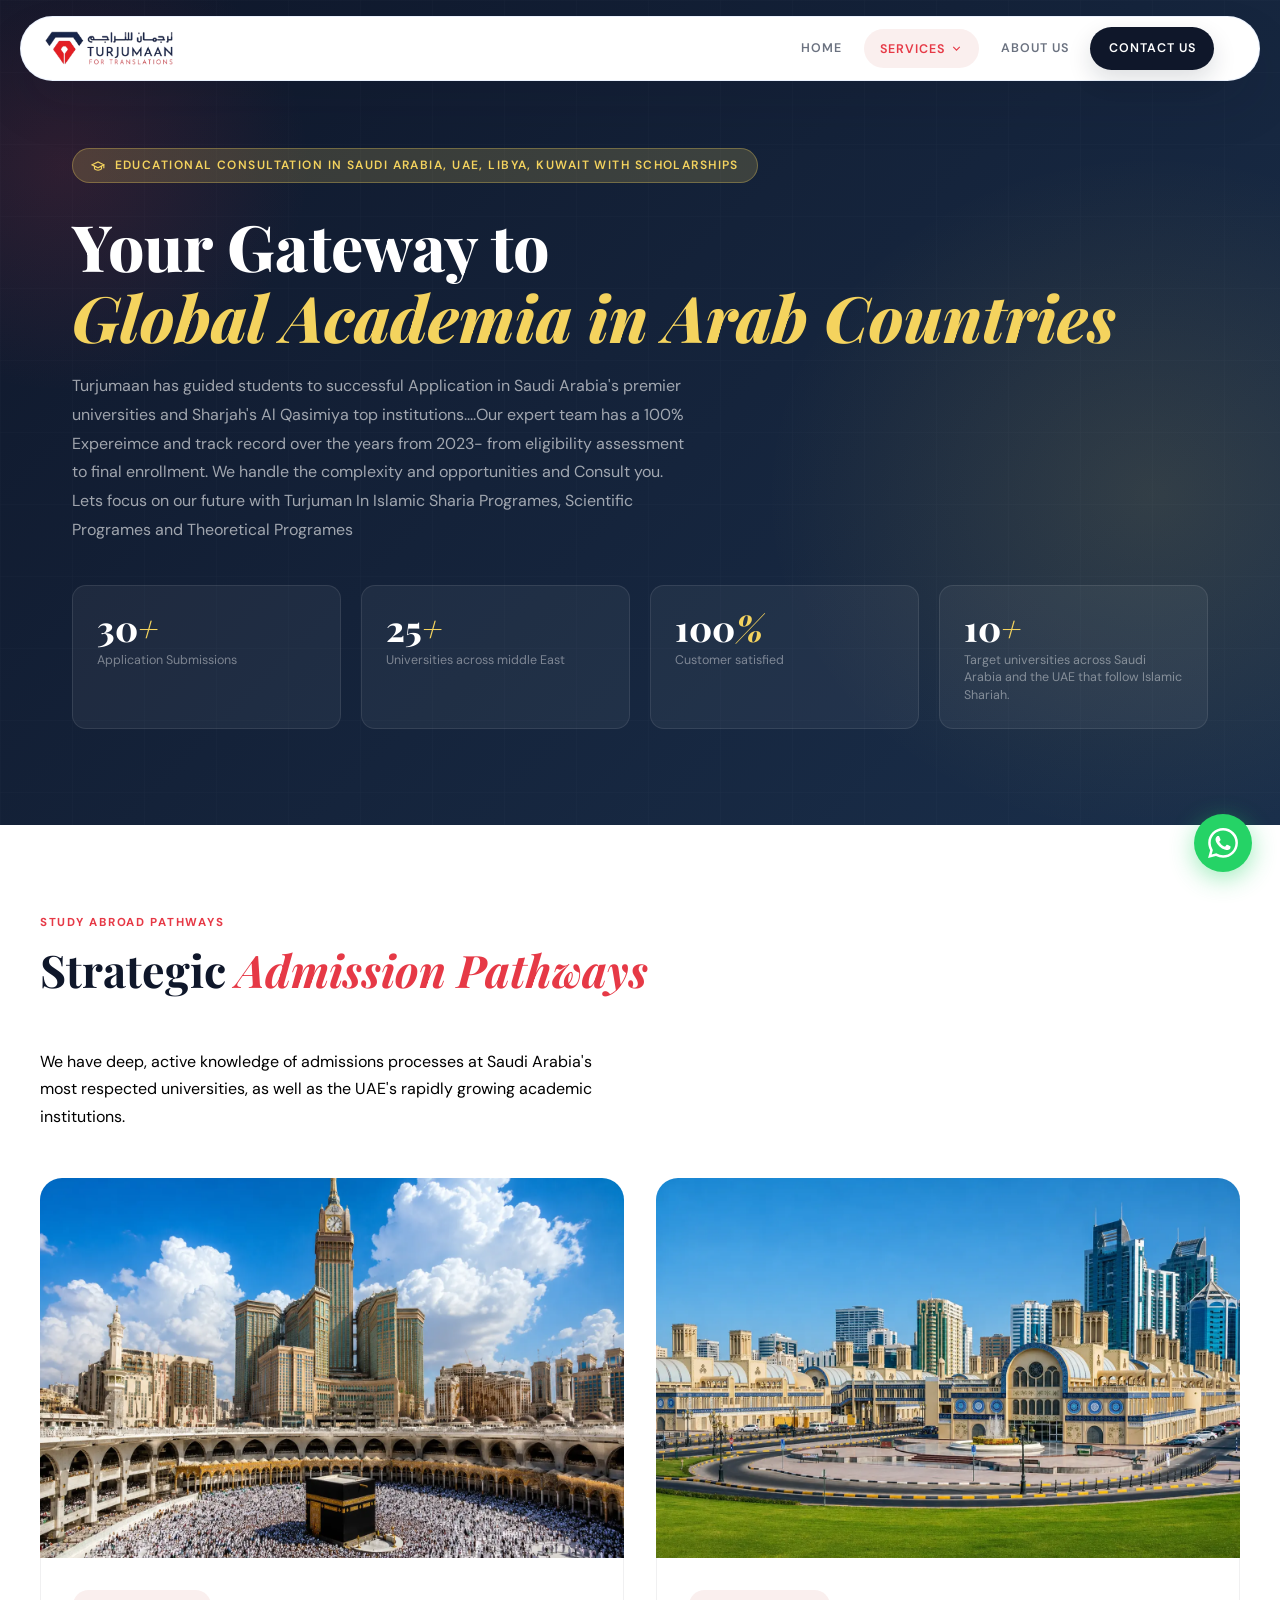
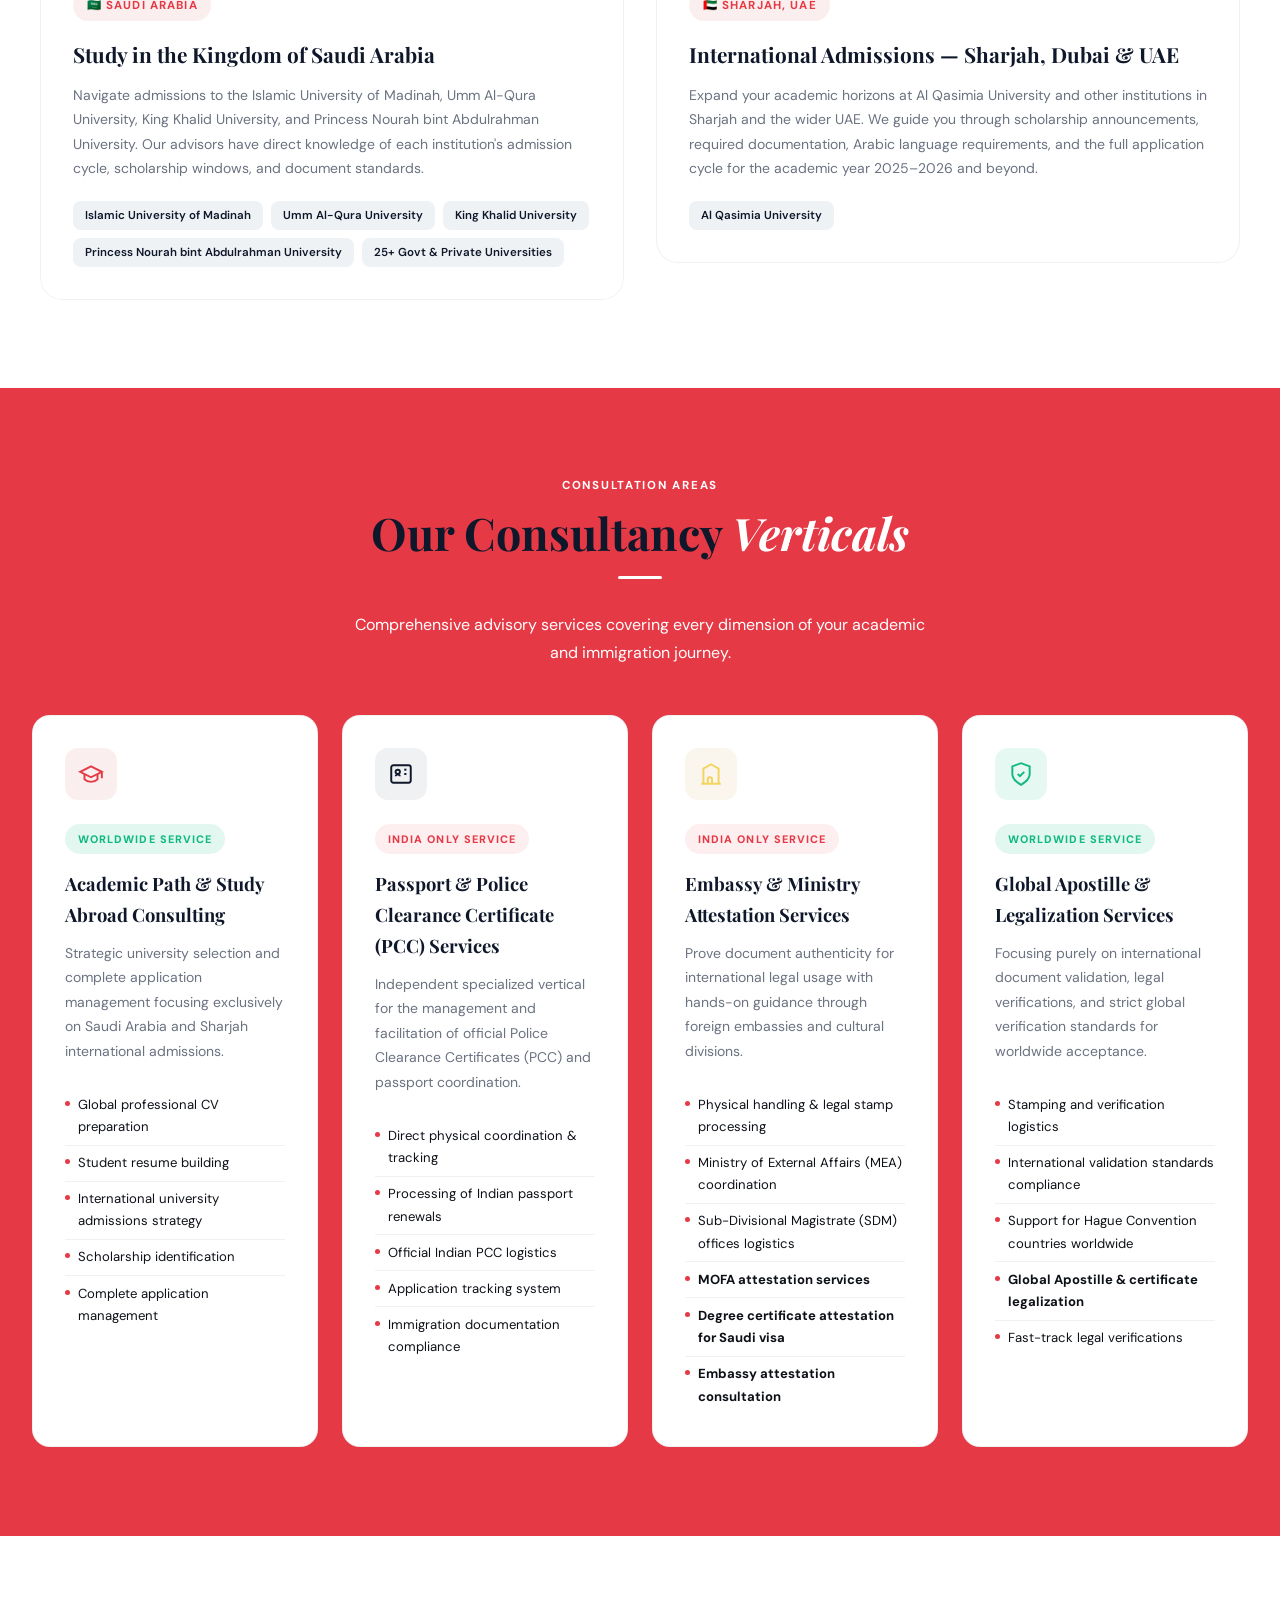
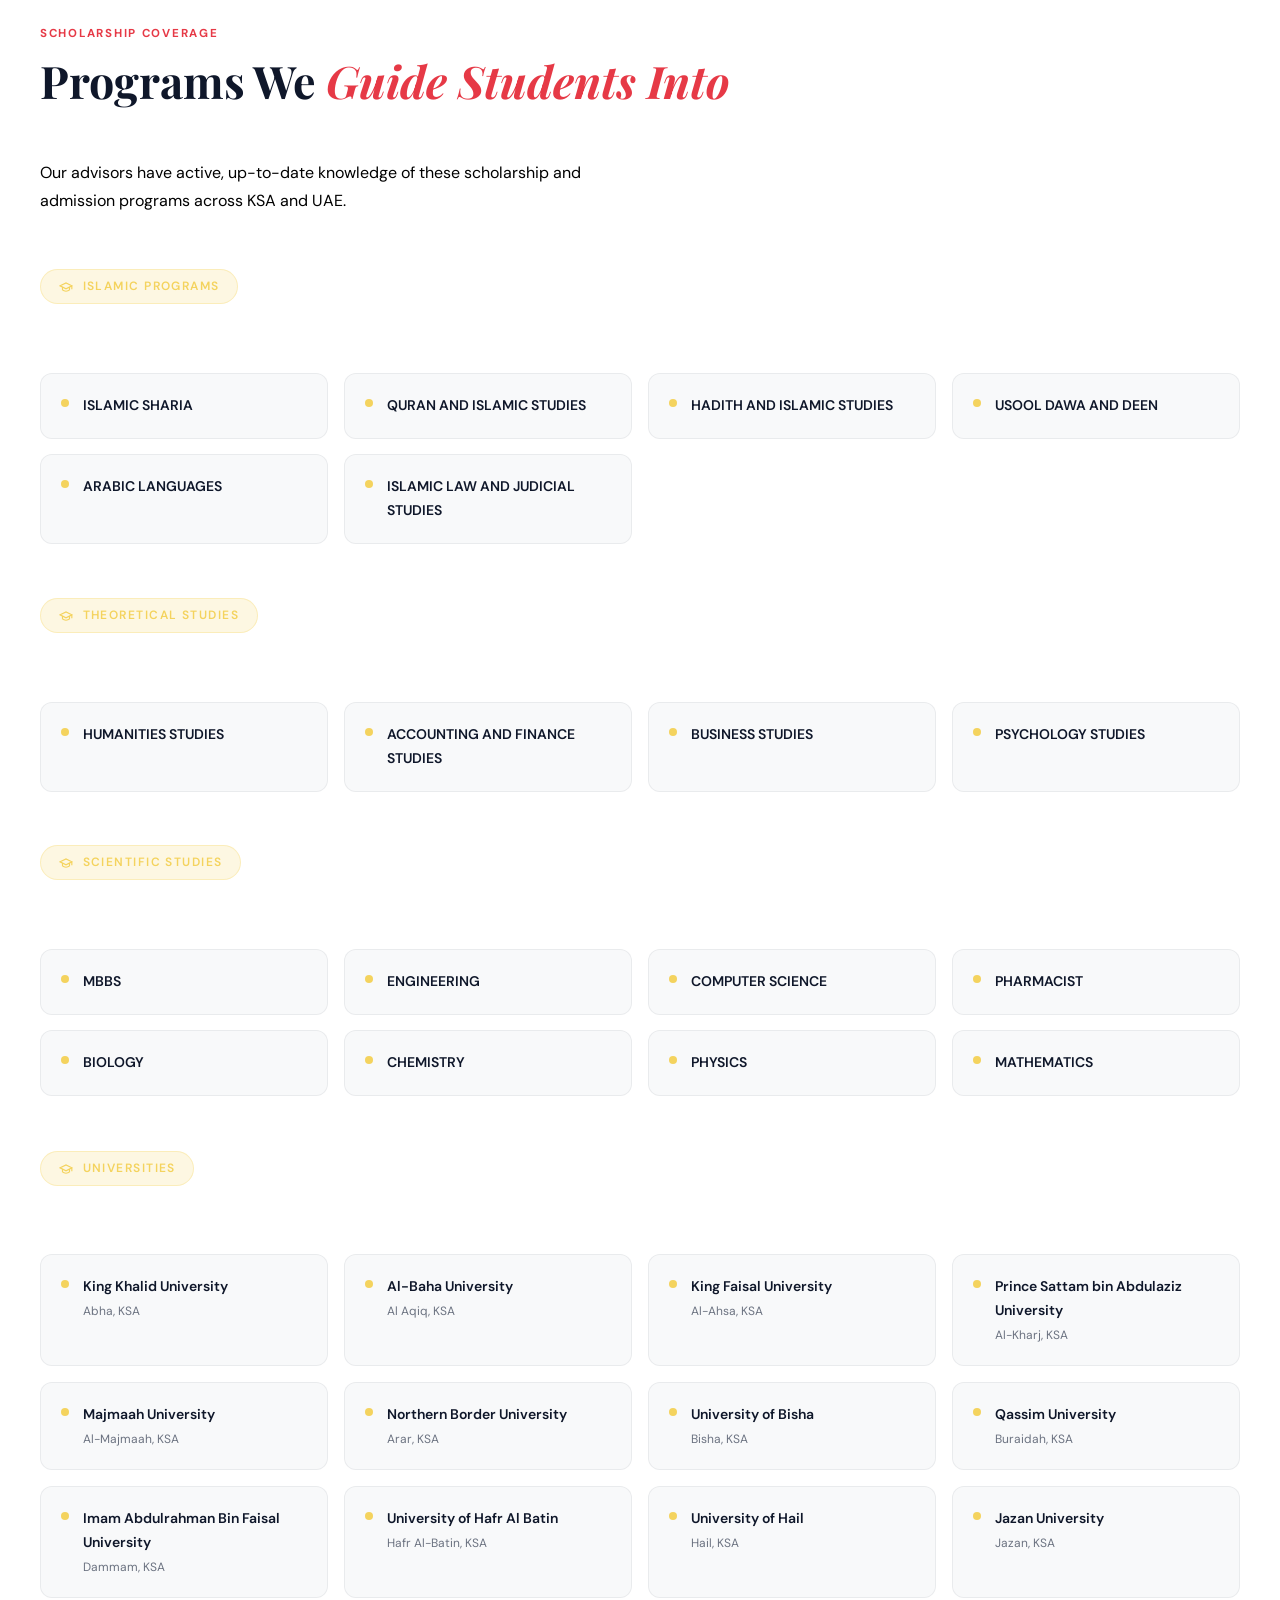
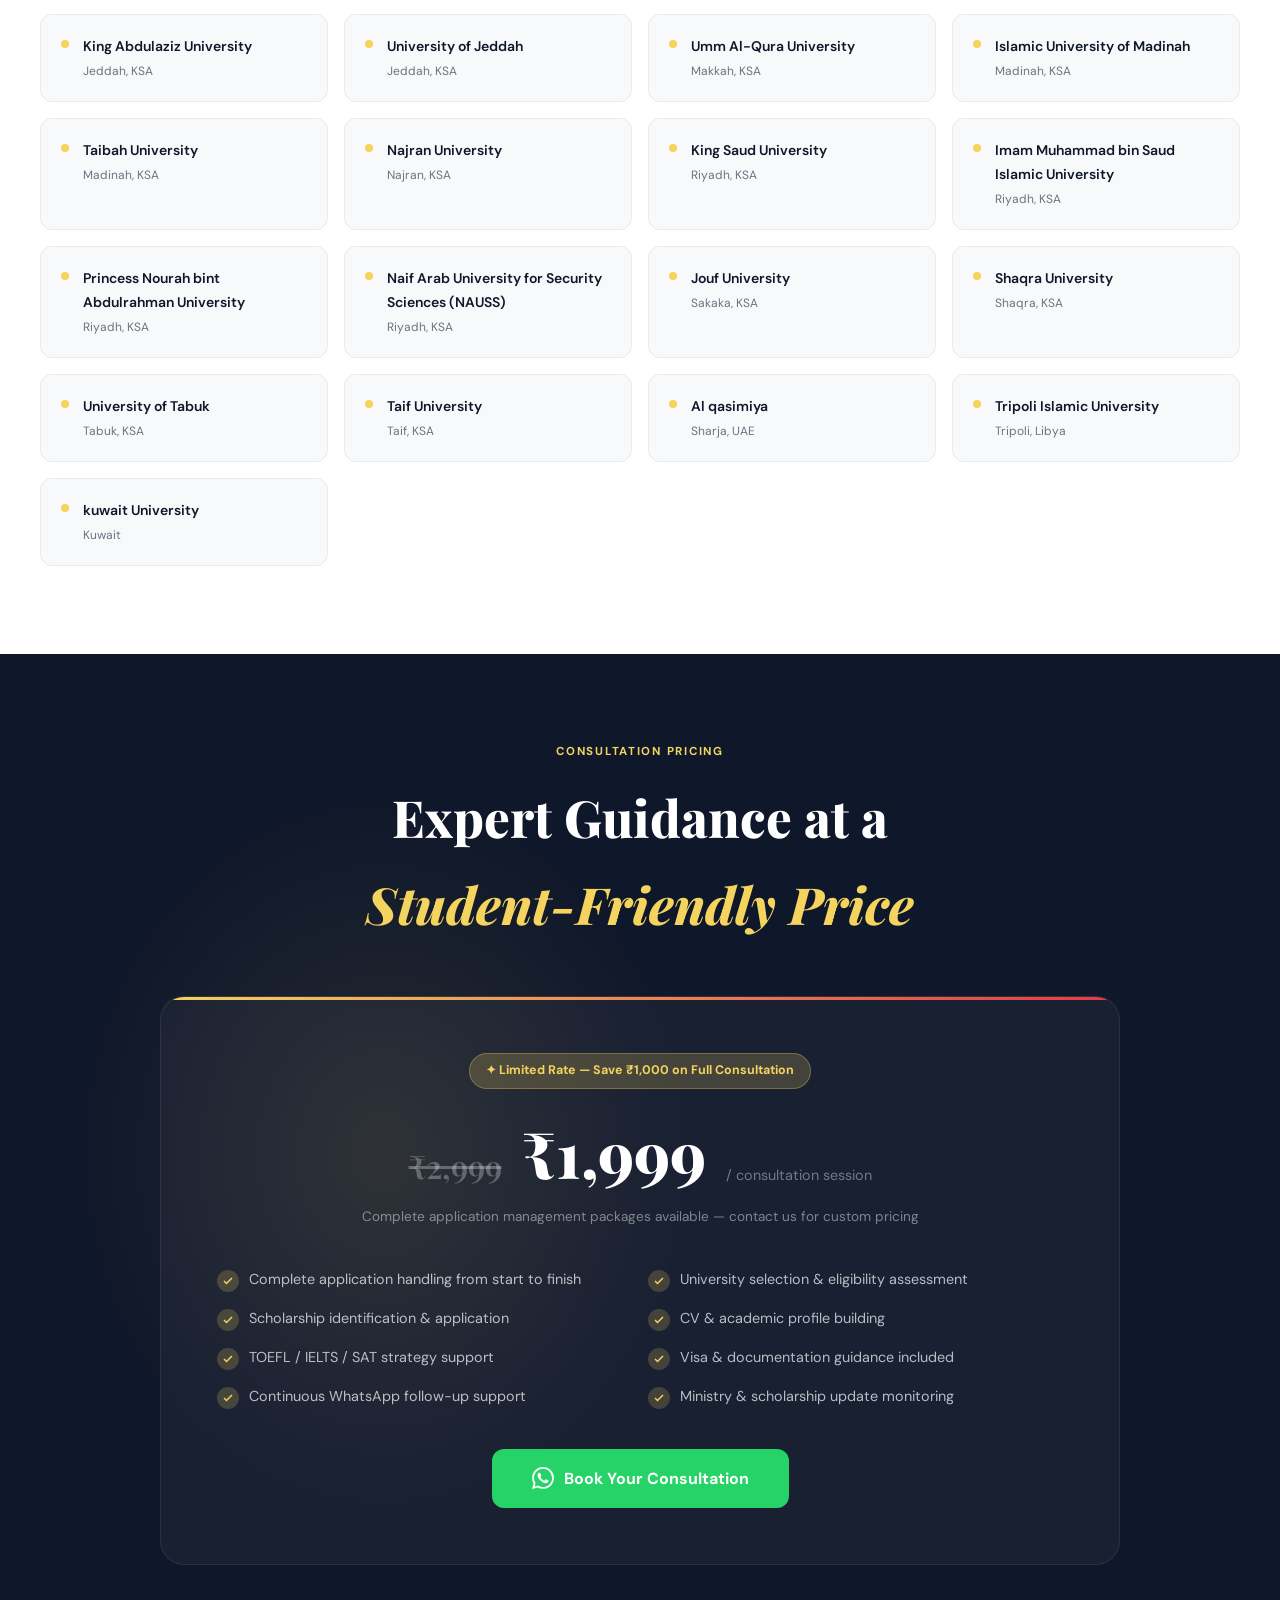
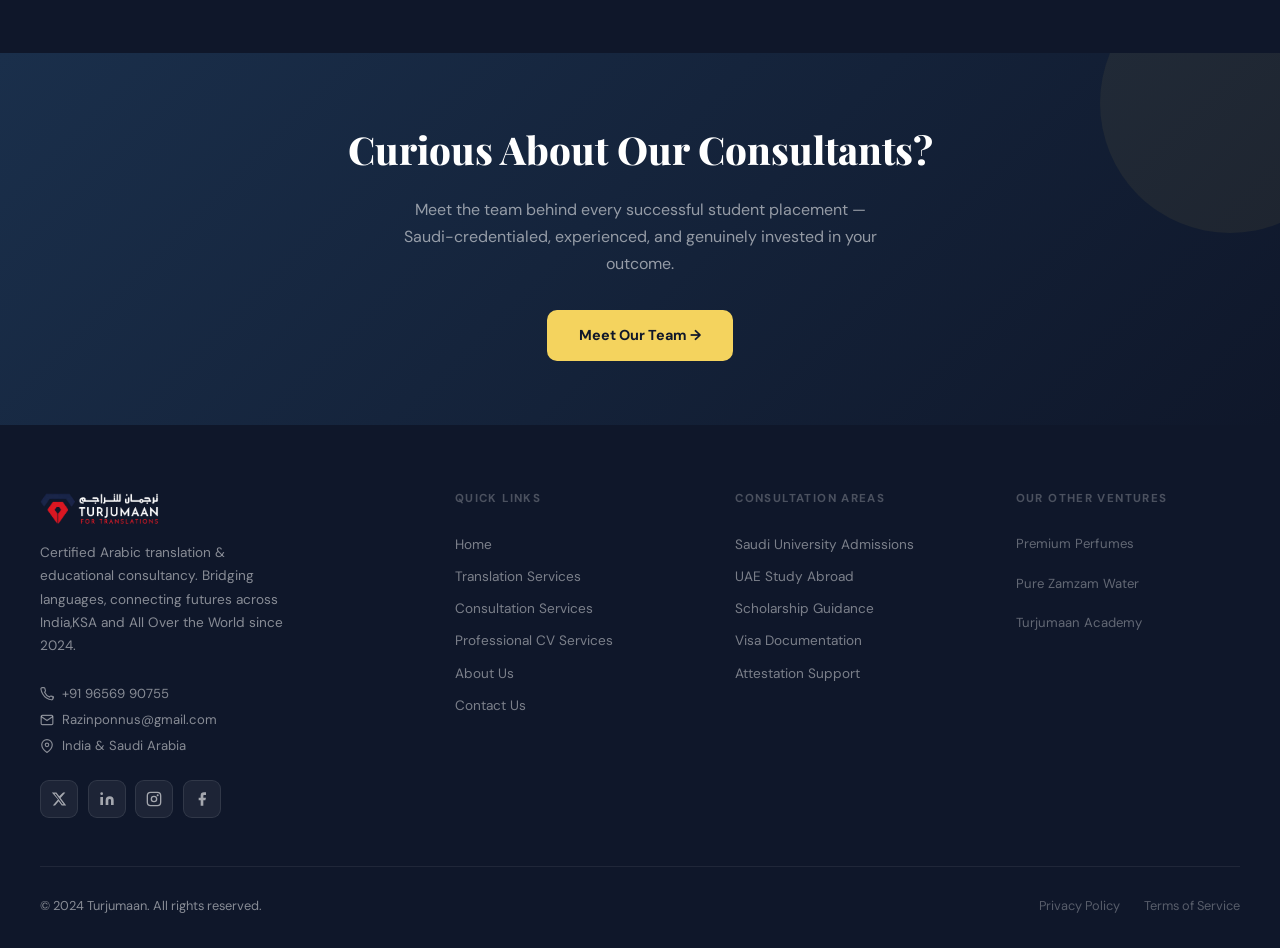
<file: consultation-service.html>
<!DOCTYPE html>
<html lang="en">
<head>
<meta charset="UTF-8">
<meta name="viewport" content="width=device-width, initial-scale=1.0">
<title>Educational & Corporate Consultation Services | Turjumaan</title>
<meta name="description" content="Turjumaan's expert consultation services guide students through Saudi university admissions, Sharjah study abroad pathways, visa documentation, and scholarship guidance. Starting ₹1,999.">
<meta name="robots" content="index, follow">
<link rel="canonical" href="https://turjumaan.com/consultation-service">
<meta property="og:type" content="website">
<meta property="og:site_name" content="Turjumaan">
<meta property="og:title" content="Educational & Corporate Consultation Services | Turjumaan">
<meta property="og:description" content="Turjumaan's expert consultation services guide students through Saudi university admissions, Sharjah study abroad pathways, visa documentation, and scholarship guidance. Starting ₹1,999.">
<meta property="og:url" content="https://turjumaan.com/consultation-service">
<meta property="og:image" content="https://turjumaan.com/Turjuman-logo.webp">
<meta property="og:image:alt" content="Turjumaan consultation services logo for Saudi university admissions and visa guidance">
<meta property="og:locale" content="en_US">
<meta name="twitter:card" content="summary_large_image">
<meta name="twitter:title" content="Educational & Corporate Consultation Services | Turjumaan">
<meta name="twitter:description" content="Turjumaan's expert consultation services guide students through Saudi university admissions, Sharjah study abroad pathways, visa documentation, and scholarship guidance. Starting ₹1,999.">
<meta name="twitter:image" content="https://turjumaan.com/Turjuman-logo.webp">
<script type="application/ld+json">
{
  "@context": "https://schema.org",
  "@type": "BreadcrumbList",
  "itemListElement": [
    {
      "@type": "ListItem",
      "position": 1,
      "name": "Home",
      "item": "https://turjumaan.com/"
    },
    {
      "@type": "ListItem",
      "position": 2,
      "name": "Consultation Service",
      "item": "https://turjumaan.com/consultation-service"
    }
  ]
}
</script>
<script type="application/ld+json">
{
  "@context": "https://schema.org",
  "@type": "Service",
  "name": "Educational Consultation Service",
  "provider": {
    "@type": "ProfessionalService",
    "name": "Turjumaan",
    "url": "https://turjumaan.com/"
  },
  "description": "Expert consultation services for Saudi university admissions, Sharjah study abroad pathways, visa documentation, and scholarship guidance.",
  "areaServed": ["India", "Saudi Arabia", "Worldwide"],
  "hasOfferCatalog": {
    "@type": "OfferCatalog",
    "name": "Consultation Packages",
    "itemListElement": [
      {
        "@type": "Offer",
        "itemOffered": {
          "@type": "Service",
          "name": "Basic Consultation (1 session)"
        },
        "price": "1999",
        "priceCurrency": "INR"
      },
      {
        "@type": "Offer",
        "itemOffered": {
          "@type": "Service",
          "name": "Premium Package (3 sessions + document review)"
        },
        "price": "4999",
        "priceCurrency": "INR"
      }
    ]
  },
  "aggregateRating": {
    "@type": "AggregateRating",
    "ratingValue": "4.8",
    "ratingCount": "32",
    "bestRating": "5",
    "worstRating": "1"
  }
}
</script>
<link rel="icon" href="profile-logo.webp" type="image/webp">
<link rel="apple-touch-icon" href="Turjuman-logo.webp">
<meta name="theme-color" content="#0D1B2A">
<meta name="color-scheme" content="light">
<link rel="preconnect" href="https://fonts.googleapis.com">
<link href="https://fonts.googleapis.com/css2?family=Playfair+Display:ital,wght@0,400;0,600;0,800;1,400;1,600&family=DM+Sans:wght@300;400;500;600&display=swap" rel="stylesheet">
<style>
*,*::before,*::after{box-sizing:border-box;margin:0;padding:0}
:root{
  --navy:#0F172A;--navy2:#1A2F4B;--crimson:#E63946;--crimson2:#F1373D;--gold:#F4D35E;
  --cream:#F8F9FA;--cream2:#EFF2F5;--text:#0D1117;--muted:#6B7280;--border:rgba(15,23,42,.06);--white:#fff;
  --nav-surface:rgba(255,255,255,.96);--nav-border:rgba(59,130,246,.1);--nav-shadow:0 25px 50px rgba(15,23,42,.1);--toggle-bg:rgba(15,23,42,.04);
  --ff-display:'Playfair Display',Georgia,serif;--ff-body:'DM Sans',sans-serif;--ease:cubic-bezier(.4,0,.2,1);--t:.3s;
}
html{scroll-behavior:smooth}
.reveal{opacity:0;transform:translateY(26px);transition:opacity .8s var(--ease),transform .8s var(--ease);will-change:opacity,transform}
.reveal.visible{opacity:1;transform:translateY(0)}
body{font-family:var(--ff-body);background:var(--cream);color:var(--text);overflow-x:hidden;line-height:1.7}
a{color:inherit;text-decoration:none}
img{max-width:100%;display:block;border-radius:0px}
/* NAV */
.nav{position:fixed;top:0;left:0;right:0;z-index:999;padding:1rem 1rem 0;background:transparent;transition:box-shadow var(--t) var(--ease)}
.nav.scrolled .nav-inner{box-shadow:var(--nav-shadow)}
.nav-inner{max-width:1240px;margin:0 auto;min-height:65px;padding:0 1.5rem;display:flex;align-items:center;justify-content:space-between;gap:1rem;background:var(--white);backdrop-filter:blur(18px);-webkit-backdrop-filter:blur(18px);border:1px solid var(--nav-border);border-radius:999px;box-shadow:var(--nav-shadow)}
.nav-brand{display:inline-flex;align-items:center;flex-shrink:0}
.nav-brand img{height:35px;width:auto;display:block}
.nav-brand span{color:var(--crimson)}
.nav-links{display:flex;align-items:center;gap:.35rem;margin-left:auto}
.nav-links a{font-size:.78rem;font-weight:600;letter-spacing:.08em;text-transform:uppercase;color:var(--muted);padding:.7rem 1rem;border-radius:999px;transition:color var(--t),background var(--t),transform var(--t)}
.nav-links a:hover,.nav-links a.active{color:var(--crimson);background:rgba(192,57,43,.08)}
.nav-cta{background:var(--navy)!important;color:var(--white)!important;border-radius:999px!important;padding:.7rem 1.15rem!important;box-shadow:0 10px 24px rgba(13,27,42,.14)}
.nav-cta:hover{background:var(--crimson)!important;color:var(--white)!important}
.nav-actions{display:flex;align-items:center;gap:.7rem;margin-left:.3rem}
.hamburger{width:44px;height:44px;border-radius:50%;display:inline-flex;align-items:center;justify-content:center;cursor:pointer;transition:transform var(--t),background var(--t),border-color var(--t),color var(--t)}
.hamburger:hover{transform:translateY(-1px)}
.hamburger{display:none;flex-direction:column;gap:5px;background:var(--toggle-bg);border:1px solid rgba(13,27,42,.08);padding:0}
.hamburger span{display:block;width:18px;height:2px;background:var(--navy);border-radius:2px}
.mob-menu{display:none;position:fixed;top:92px;left:50%;transform:translateX(-50%);width:min(1240px,calc(100% - 2rem));background:var(--nav-surface);border:1px solid var(--nav-border);border-radius:28px;box-shadow:var(--nav-shadow);backdrop-filter:blur(18px);-webkit-backdrop-filter:blur(18px);z-index:998;flex-direction:column;padding:1rem}
.mob-menu.open{display:flex}
.mob-menu a{padding:.85rem 1.25rem;font-weight:500;color:var(--text);border-radius:8px;transition:background var(--t)}
.mob-menu a:hover{background:var(--cream2)}
.nav-service-group{position:relative;display:flex;align-items:center}
.nav-service-toggle{font-family:var(--ff-body);font-size:.78rem;font-weight:600;letter-spacing:.08em;text-transform:uppercase;color:var(--muted);padding:.7rem 1rem;border-radius:999px;transition:color var(--t),background var(--t),transform var(--t);border:0;background:transparent;cursor:pointer;display:inline-flex;align-items:center;gap:.35rem}
.nav-service-toggle:hover,.nav-service-toggle.active,.nav-service-group:focus-within .nav-service-toggle{color:var(--crimson);background:rgba(192,57,43,.08)}
.nav-service-toggle svg{width:13px;height:13px;transition:transform var(--t)}
.nav-service-group:hover .nav-service-toggle svg,.nav-service-group:focus-within .nav-service-toggle svg{transform:rotate(180deg)}
.nav-dropdown{position:absolute;top:calc(100% + .55rem);left:0;min-width:220px;background:var(--white);border:1px solid var(--nav-border);border-radius:16px;box-shadow:var(--nav-shadow);padding:.55rem;opacity:0;visibility:hidden;transform:translateY(8px);transition:opacity var(--t),visibility var(--t),transform var(--t);z-index:1000}
.nav-service-group:hover .nav-dropdown,.nav-service-group:focus-within .nav-dropdown{opacity:1;visibility:visible;transform:translateY(0)}
.nav-dropdown a{display:block;border-radius:10px;padding:.75rem .9rem;letter-spacing:.04em;text-transform:none;font-size:.86rem;color:var(--text)}
.nav-dropdown a:hover,.nav-dropdown a.active{color:var(--crimson);background:rgba(192,57,43,.08)}
.mob-services-toggle{width:100%;font-family:var(--ff-body);font-size:1rem;border:0;background:transparent;padding:.85rem 1.25rem;font-weight:600;color:var(--text);border-radius:8px;display:flex;align-items:center;justify-content:space-between;cursor:pointer;transition:background var(--t),color var(--t)}
.mob-services-toggle:hover,.mob-services-toggle.active{background:var(--cream2);color:var(--crimson)}
.mob-services-toggle svg{width:16px;height:16px;transition:transform var(--t)}
.mob-services-toggle.open svg{transform:rotate(180deg)}
.mob-submenu{display:none;flex-direction:column;margin:.15rem 0 .35rem;padding:.35rem;background:rgba(13,27,42,.035);border-radius:12px}
.mob-submenu.open{display:flex}
.mob-submenu a{padding:.72rem 1.1rem .72rem 1.6rem;font-size:.95rem;color:var(--muted)}
.mob-menu a.active,.mob-submenu a.active{background:rgba(192,57,43,.08);color:var(--crimson)}

/* PAGE HERO */
.page-hero{padding-top:68px;background:linear-gradient(135deg,#0F172A 0%,#1A2F4B 100%);position:relative;overflow:hidden}
.hero-mesh{position:absolute;inset:0;background:radial-gradient(ellipse 55% 75% at 90% 60%,rgba(244,211,94,.12),transparent 55%),radial-gradient(ellipse 35% 50% at 5% 20%,rgba(230,57,70,.14),transparent 55%);pointer-events:none}
.hero-grid{position:absolute;inset:0;opacity:.025;background-image:linear-gradient(rgba(255,255,255,.6) 1px,transparent 1px),linear-gradient(90deg,rgba(255,255,255,.6) 1px,transparent 1px);background-size:72px 72px}
.hero-content{position:relative;z-index:2;max-width:1200px;margin:0 auto;padding:5rem 2rem 6rem}
.hero-pill{display:inline-flex;align-items:center;gap:8px;background:rgba(244,211,94,.18);border:1px solid rgba(244,211,94,.3);color:var(--gold);font-size:.75rem;font-weight:600;letter-spacing:.12em;text-transform:uppercase;padding:.4rem 1.1rem;border-radius:100px;margin-bottom:1.75rem}
.hero-h1{font-family:var(--ff-display);font-size:clamp(2.4rem,5vw,4.5rem);font-weight:800;color:var(--white);line-height:1.1;margin-bottom:1.25rem}
.hero-h1 em{font-style:italic;color:var(--gold)}
.hero-sub{font-size:1rem;color:rgba(255,255,255,.6);line-height:1.8;max-width:620px;margin-bottom:2.5rem}
.outcome-strip{display:grid;grid-template-columns:repeat(4,1fr);gap:1.25rem;margin-top:1rem}
.outcome-card{background:rgba(255,255,255,.05);border:1px solid rgba(255,255,255,.09);border-radius:14px;padding:1.5rem;transition:background var(--t)}
.outcome-card:hover{background:rgba(255,255,255,.08)}
.outcome-num{font-family:var(--ff-display);font-size:2.2rem;font-weight:800;color:var(--white);line-height:1}
.outcome-num span{color:var(--gold);font-style:italic}
.outcome-label{font-size:.78rem;color:rgba(255,255,255,.42);margin-top:.4rem;line-height:1.4}

/* SECTION COMMONS */
section{padding:5.5rem 2rem}
.container{max-width:1200px;margin:0 auto}
.eyebrow{font-size:.72rem;font-weight:700;letter-spacing:.15em;text-transform:uppercase;color:var(--crimson);margin-bottom:.75rem}
.section-title{font-family:var(--ff-display);font-size:clamp(1.8rem,3.5vw,2.8rem);font-weight:700;color:var(--navy);line-height:1.18;margin-bottom:1rem}
.section-title em{font-style:italic;color:var(--crimson)}
.section-sub{font-size:1rem;color:var(--white);line-height:1.75;max-width:580px}
.section-sub-1{font-size:1rem;color:black;height:75;max-width:580px}

.divider{width:44px;height:3px;background:white;border-radius:2px;margin-bottom:2rem}
.divider.center{margin-left:auto;margin-right:auto}
.text-center{text-align:center}
.text-center .section-sub{margin:0 auto}
.eyebrow-1{font-size:.72rem;font-weight:700;letter-spacing:.15em;text-transform:uppercase;color:var(--white);margin-bottom:.75rem}


/* PATHWAYS */
.pathways-section{background:var(--white)}
.pathways-grid{display:grid;grid-template-columns:1fr 1fr;gap:2rem;margin-top:3rem}
.pathway-card{border-radius:22px;overflow:hidden;position:relative}
.pathway-card-img { height: 380px; overflow: hidden; position: relative; } /* Increased height from 240px to 380px */
.pathway-card-img img { width: 100%; height: 100%; object-fit: cover; object-position: center; transition: transform .6s var(--ease); }
.pathway-card:hover .pathway-card-img img{transform:scale(1.04)}
.pathway-card-img-fallback{height:100%;background:linear-gradient(135deg,var(--navy) 0%,var(--navy2) 100%);display:flex;align-items:center;justify-content:center}
.pathway-card-img-fallback .big-icon{font-size:4rem}
.pathway-card-body{background:var(--white);border:1px solid var(--border);border-top:none;border-radius:0 0 22px 22px;padding:2rem}
.pathway-label{display:inline-flex;align-items:center;gap:6px;font-size:.72rem;font-weight:700;letter-spacing:.1em;text-transform:uppercase;color:var(--crimson);background:rgba(192,57,43,.08);padding:.35rem .85rem;border-radius:100px;margin-bottom:1rem}
.pathway-title{font-family:var(--ff-display);font-size:1.3rem;font-weight:700;color:var(--navy);margin-bottom:.65rem}
.pathway-desc{font-size:.875rem;color:var(--muted);line-height:1.75;margin-bottom:1.25rem}
.pathway-tags{display:flex;flex-wrap:wrap;gap:.5rem}
.pathway-tag{font-size:.72rem;font-weight:600;background:var(--cream2);color:var(--navy);padding:.3rem .75rem;border-radius:8px}

/* VERTICALS (NEW 4-GRID LAYOUT WITH BADGES) */
.verticals-section{background:var(--crimson)}
.vert-grid{display:grid;grid-template-columns:repeat(4, 1fr);gap:1.5rem;margin-top:3rem}
.vert-card{background:var(--white);border:1px solid var(--border);border-radius:18px;padding:2rem;transition:all var(--t) var(--ease);display:flex;flex-direction:column;height:100%;}
.vert-card:hover{border-color:rgba(230,57,70,.2);box-shadow:0 20px 60px rgba(15,23,42,.1);transform:translateY(-6px)}

/* Geo Badge Component */
.geo-badge-wrap { margin-bottom: 0.85rem; }
.geo-badge { display: inline-block; font-size: 0.68rem; font-weight: 800; text-transform: uppercase; letter-spacing: 0.1em; padding: 0.35rem 0.8rem; border-radius: 100px; }
.geo-badge.global { background: rgba(16, 185, 129, 0.12); color: #10B981; }
.geo-badge.india { background: rgba(230,57,70,.08); color: var(--crimson); }

.vert-icon{width:52px;height:52px;border-radius:13px;display:flex;align-items:center;justify-content:center;margin-bottom:1.5rem;flex-shrink:0;}
.vert-icon svg{width:26px;height:26px}
.vert-title{font-family:var(--ff-display);font-size:1.15rem;font-weight:700;color:var(--navy);margin-bottom:.65rem}
.vert-desc{font-size:.875rem;color:var(--muted);line-height:1.75;margin-bottom:1.5rem}
.vert-list-wrap{flex-grow:1;}
.vert-list{list-style:none;padding:0;margin:0;}
.vert-list li{font-size:.82rem;color:var(--text);padding:.4rem 0;display:flex;align-items:flex-start;gap:8px;border-bottom:1px solid var(--border)}
.vert-list li:last-child{border-bottom:none}
.vert-list li::before{content:'';width:5px;height:5px;border-radius:50%;background:var(--crimson);flex-shrink:0;margin-top:7px}

/* SCHOLARSHIPS */
.scholarships-section{background:var(--white)}
.scholar-grid{display:grid;grid-template-columns:repeat(auto-fill,minmax(240px,1fr));gap:1rem;margin-top:2.5rem}
.scholar-item{background:var(--cream);border:1px solid var(--border);border-radius:12px;padding:1.25rem;display:flex;align-items:flex-start;gap:.875rem;transition:all var(--t)}
.scholar-item:hover{border-color:rgba(244,211,94,.4);background:rgba(244,211,94,.04)}
.scholar-dot{width:8px;height:8px;border-radius:50%;background:var(--gold);flex-shrink:0;margin-top:5px}
.scholar-name{font-size:.875rem;font-weight:600;color:var(--navy)}
.scholar-uni{font-size:.75rem;color:var(--muted);margin-top:2px}
/* SPECIAL "+ MORE" CARD (Centered & Color Matched) */
.scholar-more {
  grid-column: 1 / -1; /* Forces it to span across all columns */
  justify-self: center; /* Centers it perfectly in the middle */
  background: var(--cream); /* Matches the background of the other cards */
  border: 1.5px dashed var(--muted); /* Subtle grey/blue dashed border */
  border-radius: 12px;
  padding: 1rem 2.5rem; /* Wider pill shape */
  display: flex;
  align-items: center;
  justify-content: center;
  gap: 10px;
  transition: all var(--t);
  margin-top: 0.5rem;
}
.scholar-more:hover {
  border-color: var(--gold);
  background: rgba(244, 211, 94, 0.08); /* Subtle gold tint on hover */
  transform: translateY(-3px);
  box-shadow: 0 10px 20px rgba(15,23,42,0.05);
}
.scholar-more span {
  font-family: var(--ff-body); /* Changed to match the body text of other cards */
  font-size: 0.95rem;
  font-weight: 600;
  color: var(--navy);
}
.scholar-more svg {
  width: 20px;
  height: 20px;
  color: var(--gold); /* Matches the gold dots on the other cards */
}

/* PRICING */
.pricing-section{background:var(--navy);position:relative;overflow:hidden}
.pricing-bg{position:absolute;inset:0;background:radial-gradient(ellipse 40% 60% at 30% 50%,rgba(244,211,94,.1),transparent 60%);pointer-events:none}
.pricing-inner{position:relative;z-index:1;max-width:960px;margin:0 auto;text-align:center}
.pricing-eyebrow{font-size:.72rem;font-weight:700;letter-spacing:.15em;text-transform:uppercase;color:var(--gold);margin-bottom:.75rem}
.pricing-title{font-family:var(--ff-display);font-size:clamp(2rem,4vw,3.2rem);font-weight:800;color:var(--white);margin-bottom:1rem}
.pricing-title em{font-style:italic;color:var(--gold)}
.pricing-card{background:rgba(255,255,255,.04);border:1px solid rgba(255,255,255,.08);border-radius:24px;padding:3.5rem;margin-top:3rem;position:relative;overflow:hidden}
.pricing-card::before{content:'';position:absolute;top:0;left:0;right:0;height:3px;background:linear-gradient(90deg,var(--gold),var(--crimson));}
.save-badge{display:inline-flex;align-items:center;gap:6px;background:rgba(244,211,94,.2);border:1px solid rgba(244,211,94,.3);color:var(--gold);font-size:.78rem;font-weight:700;padding:.4rem 1rem;border-radius:100px;margin-bottom:2rem}
.price-compare{display:flex;align-items:baseline;gap:1.25rem;justify-content:center;margin-bottom:.75rem;flex-wrap:wrap}
.price-old{font-family:var(--ff-display);font-size:2rem;font-weight:600;text-decoration:line-through;color:rgba(255,255,255,.28)}
.price-new{font-family:var(--ff-display);font-size:4rem;font-weight:800;color:var(--white);line-height:1}
.price-per{font-size:.9rem;color:rgba(255,255,255,.4);align-self:flex-end;padding-bottom:.4rem}
.pricing-features{display:grid;grid-template-columns:repeat(2,1fr);gap:1rem;margin:2.5rem 0;text-align:left}
.pf-row{display:flex;align-items:flex-start;gap:10px;font-size:.9rem;color:rgba(255,255,255,.7);line-height:1.5}
.pf-check{width:22px;height:22px;border-radius:50%;background:rgba(244,211,94,.2);display:flex;align-items:center;justify-content:center;flex-shrink:0;margin-top:1px}
.pf-check svg{width:12px;height:12px;color:var(--gold)}
.wa-btn{display:inline-flex;align-items:center;gap:10px;background:#25D366;color:var(--white);padding:1rem 2.5rem;border-radius:12px;font-size:1rem;font-weight:700;font-family:var(--ff-body);transition:all var(--t) var(--ease);border:none;cursor:pointer}
.wa-btn:hover{background:#1ebe5d;transform:translateY(-2px);box-shadow:0 12px 32px rgba(37,211,102,.35)}
.wa-btn svg{width:22px;height:22px}

/* INTERSTITIAL */
.interstitial{background:linear-gradient(135deg,#1A2F4B 0%,#0F172A 100%);text-align:center;padding:4rem 2rem;position:relative;overflow:hidden}
.interstitial::before{content:'';position:absolute;top:-80px;right:-80px;width:260px;height:260px;border-radius:50%;background:rgba(244,211,94,.06)}
.interstitial-inner{position:relative;z-index:1}
.interstitial-title{font-family:var(--ff-display);font-size:clamp(1.5rem,3vw,2.4rem);font-weight:800;color:var(--white);margin-bottom:.875rem}
.interstitial-sub{font-size:1rem;color:rgba(255,255,255,.55);margin-bottom:2rem;max-width:500px;margin-left:auto;margin-right:auto}
.btn-gold{display:inline-flex;align-items:center;gap:8px;background:var(--gold);color:var(--navy);padding:.85rem 2rem;border-radius:10px;font-weight:700;font-size:.9rem;font-family:var(--ff-body);transition:all var(--t) var(--ease)}
.btn-gold:hover{transform:translateY(-2px);box-shadow:0 10px 28px rgba(244,211,94,.35)}

/* FOOTER */
footer{background:var(--navy);color:rgba(255,255,255,.5);padding:4rem 2rem 2rem}
.footer-inner{max-width:1200px;margin:0 auto}
.footer-grid{display:grid;grid-template-columns:1.6fr 1fr 1fr 1fr;gap:3.5rem;margin-bottom:3rem}
.footer-brand-name{font-family:var(--ff-display);font-size:1.5rem;font-weight:800;color:var(--white);margin-bottom:.75rem}
.footer-brand-name img{width:auto;height:40px;display:block}
.footer-brand-name span{color:var(--crimson)}
.footer-tagline{font-size:.85rem;line-height:1.7;max-width:260px;margin-bottom:1.5rem}
.footer-nap{font-size:.82rem;line-height:2}
.footer-col-title{font-size:.72rem;font-weight:700;letter-spacing:.12em;text-transform:uppercase;color:rgba(255,255,255,.25);margin-bottom:1.25rem}
.footer-link{display:block;font-size:.85rem;color:rgba(255,255,255,.45);padding:.28rem 0;transition:color .2s}
.footer-link:hover{color:var(--white)}
.footer-ventures{display:flex;flex-direction:column;gap:.5rem}
.footer-venture-text{font-size:.82rem;color:rgba(255,255,255,.35);padding:.28rem 0;transition:color .2s}
.footer-venture-text:hover{color:rgba(255,255,255,.65)}
.socials{display:flex;gap:.6rem;margin-top:1.25rem}
.social-btn{width:38px;height:38px;border-radius:9px;background:rgba(255,255,255,.06);border:1px solid rgba(255,255,255,.09);display:flex;align-items:center;justify-content:center;transition:all .2s}
.social-btn:hover{background:var(--crimson);border-color:var(--crimson)}
.social-btn svg{width:16px;height:16px;color:rgba(255,255,255,.6)}
.social-btn:hover svg{color:var(--white)}
.footer-bottom{border-top:1px solid rgba(255,255,255,.07);padding-top:1.75rem;display:flex;justify-content:space-between;align-items:center;flex-wrap:wrap;gap:1rem;font-size:.8rem}
.footer-legal{display:flex;gap:1.5rem}
.footer-legal a{color:rgba(255,255,255,.3);transition:color .2s}
.footer-legal a:hover{color:rgba(255,255,255,.65)}
.wa-float{position:fixed;bottom:28px;right:28px;z-index:9999;width:58px;height:58px;background:#25D366;border-radius:50%;display:flex;align-items:center;justify-content:center;box-shadow:0 6px 24px rgba(37,211,102,.45);transition:all .3s var(--ease)}
.wa-float:hover{transform:scale(1.12)}
.wa-float svg{width:30px;height:30px;color:var(--white)}

@media(max-width:1024px){
  .vert-grid{grid-template-columns:repeat(2, 1fr);}
}
@media(max-width:980px){
  .nav{padding:.8rem .75rem 0}
  .nav-inner{min-height:64px;padding:0 1rem;border-radius:28px}
  .nav-links{display:none}
  .nav-actions{margin-left:auto}
  .hamburger{display:inline-flex}
  .nav-brand img{height:32px}
}
@media(max-width:900px){
  .pathways-grid .pathway-card-img {
    height: 300px; width: 100%;
  }
  .outcome-strip{grid-template-columns:1fr 1fr}
  .pricing-features{grid-template-columns:1fr}
  .footer-grid{grid-template-columns:1fr 1fr;gap:2rem}
  .pathways-grid { grid-template-columns: 1fr !important; }
}

/* RESPONSIVE TEXT SCALING FIXES */
@media(max-width:640px){
  .hero-h1{font-size:2.4rem; margin-bottom:0.75rem}
  
  .hero-sub {font-size: 0.88rem; line-height: 1.65; margin-bottom: 2rem;}
  .section-sub {font-size: 0.88rem; line-height: 1.65;}
  .vert-card {padding: 1.5rem;}
  .pricing-card {padding: 2.5rem 1.5rem;}
  
  .outcome-strip{grid-template-columns:1fr}
  .vert-grid{grid-template-columns:1fr}
  .footer-grid{grid-template-columns:1fr}
  section{padding:4rem 1.25rem}
  .pathway-card-img { height: 240px !important; }
}
</style>
</head>
<body>

<!-- NAVIGATION -->
<nav class="nav" id="mainNav">
  <div class="nav-inner">
    <a href="/" class="nav-brand" aria-label="Turjumaan home"><img src="Turjuman-logo.webp" alt="Turjumaan logo"></a>
    <div class="nav-links">
      <a href="/">Home</a>
      <div class="nav-service-group">
        <button class="nav-service-toggle active" type="button" aria-haspopup="true" aria-expanded="false">Services <svg viewBox="0 0 24 24" fill="none" stroke="currentColor" stroke-width="2"><path d="m6 9 6 6 6-6"/></svg></button>
        <div class="nav-dropdown">
          <a href="/translation-service">Translation</a>
          <a href="/consultation-service" class="active">Consultation</a>
          <a href="/professional-cv">Professional CV</a>
        </div>
      </div>
      <a href="/about-us">About Us</a>
      <a href="/contact-us" class="nav-cta">Contact Us</a>
    </div>
    <div class="nav-actions">
      <button class="hamburger" id="ham" aria-label="Menu" type="button" aria-expanded="false"><span></span><span></span><span></span></button>
    </div>
  </div>
</nav>
<div class="mob-menu" id="mobMenu">
  <a href="/">Home</a>
  <button class="mob-services-toggle active" id="mobServicesToggle" type="button" aria-expanded="false">Services <svg viewBox="0 0 24 24" fill="none" stroke="currentColor" stroke-width="2"><path d="m6 9 6 6 6-6"/></svg></button>
  <div class="mob-submenu" id="mobServicesMenu">
    <a href="/translation-service">Translation</a>
    <a href="/consultation-service" class="active">Consultation</a>
    <a href="/professional-cv">Professional CV</a>
  </div>
  <a href="/about-us">About Us</a>
  <a href="/contact-us">Contact Us</a>
</div>
<!-- PAGE HERO -->
<div class="page-hero">
  <div class="hero-mesh"></div>
  <div class="hero-grid"></div>
  <div class="hero-content">
    <div class="hero-pill">
      <svg viewBox="0 0 24 24" fill="none" stroke="currentColor" stroke-width="2" width="14" height="14" style="margin-right:2px"><path d="M22 10v6M2 10l10-5 10 5-10 5z"/><path d="M6 12v5c3 3 9 3 12 0v-5"/></svg>
      Educational Consultation in Saudi Arabia, UAE, LIBYA, Kuwait with Scholarships
    </div>
    <h1 class="hero-h1">Your Gateway to<br><em>Global Academia in Arab Countries</em></h1>
    <p class="hero-sub">Turjumaan has guided students to successful Application in Saudi Arabia's premier universities and Sharjah's Al Qasimiya  top institutions....Our expert team has a 100% Expereimce and track record over the years from 2023- from eligibility assessment to final enrollment. We handle the complexity and opportunities and Consult you.
     
      Lets focus on our future with Turjuman

      In Islamic Sharia Programes, Scientific Programes and Theoretical   Programes</p>
    <div class="outcome-strip">
      <div class="outcome-card">
        <div class="outcome-num">30<span>+</span></div>
        <div class="outcome-label">Application Submissions</div>
      </div>
      <div class="outcome-card">
        <div class="outcome-num">25<span>+</span></div>
        <div class="outcome-label">Universities across middle East</div>
      </div>      
      <div class="outcome-card">
        <div class="outcome-num">100<span>%</span></div>
        <div class="outcome-label">Customer satisfied</div>
      </div>
      <div class="outcome-card">
        <div class="outcome-num">10<span>+</span></div>
        <div class="outcome-label">Target universities across Saudi Arabia and the UAE that follow Islamic Shariah.</div>
      </div>
    </div>
  </div>
</div>

<!-- STRATEGIC PATHWAYS -->
<section class="pathways-section">
  <div class="container">
    <p class="eyebrow">Study Abroad Pathways</p>
    <h2 class="section-title">Strategic <em>Admission Pathways</em></h2>
    <div class="divider"></div>
    <p class="section-sub-1">We have deep, active knowledge of admissions processes at Saudi Arabia's most respected universities, as well as the UAE's rapidly growing academic institutions.</p>
    <div class="pathways-grid">

      <!-- KSA Pathway -->
      <div class="pathway-card">
        <div class="pathway-card-img">
          <img src="makkah.webp" alt="Al Masjid Al Haram Makkah, Saudi Arabia" loading="lazy">
        </div>
        <div class="pathway-card-body">
          <div class="pathway-label">🇸🇦 Saudi Arabia</div>
          <div class="pathway-title">Study in the Kingdom of Saudi Arabia</div>
          <p class="pathway-desc">Navigate admissions to the Islamic University of Madinah, Umm Al-Qura University, King Khalid University, and Princess Nourah bint Abdulrahman University. Our advisors have direct knowledge of each institution's admission cycle, scholarship windows, and document standards.</p>
          <div class="pathway-tags">
            <span class="pathway-tag">Islamic University of Madinah</span>
            <span class="pathway-tag">Umm Al-Qura University</span>
            <span class="pathway-tag">King Khalid University</span>
            <span class="pathway-tag">Princess Nourah bint Abdulrahman University</span>
            <span class="pathway-tag">25+ Govt & Private Universities</span>
          </div>
        </div>
      </div>

      <!-- Sharjah Pathway -->
      <div class="pathway-card">
        <div class="pathway-card-img">
          <img src="sharjah-uae.webp" alt="Sharjah, UAE" loading="lazy">
        </div>
        <div class="pathway-card-body">
          <div class="pathway-label">🇦🇪 Sharjah, UAE</div>
          <div class="pathway-title">International Admissions — Sharjah, Dubai & UAE</div>
          <p class="pathway-desc">Expand your academic horizons at Al Qasimia University and other institutions in Sharjah and the wider UAE. We guide you through scholarship announcements, required documentation, Arabic language requirements, and the full application cycle for the academic year 2025–2026 and beyond.</p>
          <div class="pathway-tags">
            <span class="pathway-tag">Al Qasimia University</span>
          </div>
        </div>
      </div>

    </div>
  </div>
</section>

<!-- CONSULTATION VERTICALS (WITH GEO BADGES) -->
<section class="verticals-section">
  <div class="container" style="max-width: 1400px;">
    <div class="text-center">
      <p class="eyebrow-1">Consultation Areas</p>
      <h2 class="section-title">Our Consultancy <em style="color: var(--white);">Verticals</em></h2>
      <div class="divider center"></div>
      <p class="section-sub">Comprehensive advisory services covering every dimension of your academic and immigration journey.</p>
    </div>
    
    <div class="vert-grid">
      <!-- Card 1: Academic Path -->
      <div class="vert-card">
        <div class="vert-icon" style="background:rgba(192,57,43,.08)">
          <svg viewBox="0 0 24 24" fill="none" stroke="var(--crimson)" stroke-width="1.8"><path d="M22 10v6M2 10l10-5 10 5-10 5z"/><path d="M6 12v5c3 3 9 3 12 0v-5"/></svg>
        </div>
        <div class="geo-badge-wrap"><span class="geo-badge global">Worldwide Service</span></div>
        <div class="vert-title">Academic Path & Study Abroad Consulting</div>
        <p class="vert-desc">Strategic university selection and complete application management focusing exclusively on Saudi Arabia and Sharjah international admissions.</p>
        <div class="vert-list-wrap">
          <ul class="vert-list">
            <li>Global professional CV preparation</li>
            <li>Student resume building</li>
            <li>International university admissions strategy</li>
            <li>Scholarship identification</li>
            <li>Complete application management</li>
          </ul>
        </div>
      </div>

      <!-- Card 2: Passport & PCC Services -->
      <div class="vert-card">
        <div class="vert-icon" style="background:rgba(13,27,42,.06)">
          <svg viewBox="0 0 24 24" fill="none" stroke="var(--navy)" stroke-width="1.8"><rect x="3" y="4" width="18" height="16" rx="2"/><circle cx="9" cy="10" r="2"/><path d="M15 8h2"/><path d="M15 12h2"/><path d="M7 14c0-1 2-2 2-2s2 1 2 2"/></svg>
        </div>
        <div class="geo-badge-wrap"><span class="geo-badge india">India Only Service</span></div>
        <div class="vert-title">Passport & Police Clearance Certificate (PCC) Services</div>
        <p class="vert-desc">Independent specialized vertical for the management and facilitation of official Police Clearance Certificates (PCC) and passport coordination.</p>
        <div class="vert-list-wrap">
          <ul class="vert-list">
            <li>Direct physical coordination & tracking</li>
            <li>Processing of Indian passport renewals</li>
            <li>Official Indian PCC logistics</li>
            <li>Application tracking system</li>
            <li>Immigration documentation compliance</li>
          </ul>
        </div>
      </div>

      <!-- Card 3: Embassy & Attestation -->
      <div class="vert-card">
        <div class="vert-icon" style="background:rgba(201,168,76,.1)">
          <svg viewBox="0 0 24 24" fill="none" stroke="var(--gold)" stroke-width="1.8"><path d="M3 21h18"/><path d="M5 21V7l7-4 7 4v14"/><path d="M9 21v-4a2 2 0 0 1 4 0v4"/></svg>
        </div>
        <div class="geo-badge-wrap"><span class="geo-badge india">India Only Service</span></div>
        <div class="vert-title">Embassy & Ministry Attestation Services</div>
        <p class="vert-desc">Prove document authenticity for international legal usage with hands-on guidance through foreign embassies and cultural divisions.</p>
        <div class="vert-list-wrap">
          <ul class="vert-list">
            <li>Physical handling & legal stamp processing</li>
            <li>Ministry of External Affairs (MEA) coordination</li>
            <li>Sub-Divisional Magistrate (SDM) offices logistics</li>
            <li><strong>MOFA attestation services</strong></li>
            <li><strong>Degree certificate attestation for Saudi visa</strong></li>
            <li><strong>Embassy attestation consultation</strong></li>
          </ul>
        </div>
      </div>

      <!-- Card 4: Apostille & Legalization -->
      <div class="vert-card">
        <div class="vert-icon" style="background:rgba(16, 185, 129, .1)">
          <svg viewBox="0 0 24 24" fill="none" stroke="#10B981" stroke-width="1.8"><path d="M12 22s8-4 8-10V5l-8-3-8 3v7c0 6 8 10 8 10z"/><polyline points="9 12 11 14 15 10"/></svg>
        </div>
        <div class="geo-badge-wrap"><span class="geo-badge global">Worldwide Service</span></div>
        <div class="vert-title">Global Apostille & Legalization Services</div>
        <p class="vert-desc">Focusing purely on international document validation, legal verifications, and strict global verification standards for worldwide acceptance.</p>
        <div class="vert-list-wrap">
          <ul class="vert-list">
            <li>Stamping and verification logistics</li>
            <li>International validation standards compliance</li>
            <li>Support for Hague Convention countries worldwide</li>
            <li><strong>Global Apostille & certificate legalization</strong></li>
            <li>Fast-track legal verifications</li>
          </ul>
        </div>
      </div>

    </div>
  </div>
</section>

<!-- SCHOLARSHIP PROGRAMS -->
<section class="scholarships-section">
  <div class="container">
    <p class="eyebrow">Scholarship Coverage</p>
    <h2 class="section-title">Programs We <em>Guide Students Into</em></h2>
    <div class="divider"></div>
    <p class="section-sub" style="color: black;">Our advisors have active, up-to-date knowledge of these scholarship and admission programs across KSA and UAE.</p>
    <br><br>
    <!-- ISLAMIC PROGRAMS -->

  <div>
    <div class="hero-pill">
      <svg viewBox="0 0 24 24" fill="none" stroke="currentColor" stroke-width="2" width="14" height="14" style="margin-right:2px"><path d="M22 10v6M2 10l10-5 10 5-10 5z"/><path d="M6 12v5c3 3 9 3 12 0v-5"/></svg>
      ISLAMIC PROGRAMS
    </div>     
    <div class="scholar-grid">
      <div class="scholar-item"><div class="scholar-dot"></div><div><div class="scholar-name">ISLAMIC SHARIA</div></div></div>
      <div class="scholar-item"><div class="scholar-dot"></div><div><div class="scholar-name">QURAN AND ISLAMIC STUDIES</div></div></div>
      <div class="scholar-item"><div class="scholar-dot"></div><div><div class="scholar-name">HADITH AND ISLAMIC STUDIES</div></div></div>
      <div class="scholar-item"><div class="scholar-dot"></div><div><div class="scholar-name">USOOL DAWA AND DEEN</div></div></div>
      <div class="scholar-item"><div class="scholar-dot"></div><div><div class="scholar-name">ARABIC LANGUAGES</div></div></div>
      <div class="scholar-item"><div class="scholar-dot"></div><div><div class="scholar-name">ISLAMIC LAW AND JUDICIAL STUDIES</div></div></div>

 
    
  </div>
  </div>

  <!-- THEORITICAL STUDIES -->
  <br>
  <br>
  <div>
    <div class="hero-pill">
      <svg viewBox="0 0 24 24" fill="none" stroke="currentColor" stroke-width="2" width="14" height="14" style="margin-right:2px"><path d="M22 10v6M2 10l10-5 10 5-10 5z"/><path d="M6 12v5c3 3 9 3 12 0v-5"/></svg>
      THEORETICAL STUDIES
    </div>     
    <div class="scholar-grid">
      <div class="scholar-item"><div class="scholar-dot"></div><div><div class="scholar-name">HUMANITIES STUDIES</div></div></div>
      <div class="scholar-item"><div class="scholar-dot"></div><div><div class="scholar-name">ACCOUNTING AND FINANCE STUDIES</div></div></div>
      <div class="scholar-item"><div class="scholar-dot"></div><div><div class="scholar-name">BUSINESS STUDIES</div></div></div>
      <div class="scholar-item"><div class="scholar-dot"></div><div><div class="scholar-name">PSYCHOLOGY STUDIES</div></div></div>

 
    
  </div>
  </div>

  <!-- SCIENTIFIC STUDIES -->
  <br>
  <br>
  <div>
    <div class="hero-pill">
      <svg viewBox="0 0 24 24" fill="none" stroke="currentColor" stroke-width="2" width="14" height="14" style="margin-right:2px"><path d="M22 10v6M2 10l10-5 10 5-10 5z"/><path d="M6 12v5c3 3 9 3 12 0v-5"/></svg>
      SCIENTIFIC STUDIES
    </div>     
    <div class="scholar-grid">
      <div class="scholar-item"><div class="scholar-dot"></div><div><div class="scholar-name">MBBS</div></div></div>
      <div class="scholar-item"><div class="scholar-dot"></div><div><div class="scholar-name">ENGINEERING </div></div></div>
      <div class="scholar-item"><div class="scholar-dot"></div><div><div class="scholar-name">COMPUTER SCIENCE</div></div></div>
      <div class="scholar-item"><div class="scholar-dot"></div><div><div class="scholar-name">PHARMACIST</div></div></div>
      <div class="scholar-item"><div class="scholar-dot"></div><div><div class="scholar-name">BIOLOGY</div></div></div>
      <div class="scholar-item"><div class="scholar-dot"></div><div><div class="scholar-name">CHEMISTRY</div></div></div>
      <div class="scholar-item"><div class="scholar-dot"></div><div><div class="scholar-name">PHYSICS</div></div></div>
      <div class="scholar-item"><div class="scholar-dot"></div><div><div class="scholar-name">MATHEMATICS</div></div></div>
      



 
    
  </div>
  </div>

    <!-- UNIVERSITIES -->
  <br>
  <br>
  <div>
    <div class="hero-pill">
      <svg viewBox="0 0 24 24" fill="none" stroke="currentColor" stroke-width="2" width="14" height="14" style="margin-right:2px"><path d="M22 10v6M2 10l10-5 10 5-10 5z"/><path d="M6 12v5c3 3 9 3 12 0v-5"/></svg>
      UNIVERSITIES
    </div>     
    <div class="scholar-grid">
      <div class="scholar-item"><div class="scholar-dot"></div><div><div class="scholar-name">King Khalid University</div><div class="scholar-uni">Abha, KSA</div></div></div>
      <div class="scholar-item"><div class="scholar-dot"></div><div><div class="scholar-name">Al-Baha University</div><div class="scholar-uni">Al Aqiq, KSA</div></div></div>
      <div class="scholar-item"><div class="scholar-dot"></div><div><div class="scholar-name">King Faisal University</div><div class="scholar-uni">Al-Ahsa, KSA</div></div></div>
      <div class="scholar-item"><div class="scholar-dot"></div><div><div class="scholar-name">Prince Sattam bin Abdulaziz University</div><div class="scholar-uni">Al-Kharj, KSA</div></div></div>
      <div class="scholar-item"><div class="scholar-dot"></div><div><div class="scholar-name">Majmaah University</div><div class="scholar-uni">Al-Majmaah, KSA</div></div></div>
      <div class="scholar-item"><div class="scholar-dot"></div><div><div class="scholar-name">Northern Border University</div><div class="scholar-uni">Arar, KSA</div></div></div>
      <div class="scholar-item"><div class="scholar-dot"></div><div><div class="scholar-name">University of Bisha</div><div class="scholar-uni">Bisha, KSA</div></div></div>
      <div class="scholar-item"><div class="scholar-dot"></div><div><div class="scholar-name">Qassim University</div><div class="scholar-uni">Buraidah, KSA</div></div></div>
      <div class="scholar-item"><div class="scholar-dot"></div><div><div class="scholar-name">Imam Abdulrahman Bin Faisal University</div><div class="scholar-uni">Dammam, KSA</div></div></div>
      <div class="scholar-item"><div class="scholar-dot"></div><div><div class="scholar-name">University of Hafr Al Batin</div><div class="scholar-uni">Hafr Al-Batin, KSA</div></div></div>
      <div class="scholar-item"><div class="scholar-dot"></div><div><div class="scholar-name">University of Hail</div><div class="scholar-uni">Hail, KSA</div></div></div>
      <div class="scholar-item"><div class="scholar-dot"></div><div><div class="scholar-name">Jazan University</div><div class="scholar-uni">Jazan, KSA</div></div></div>
      <div class="scholar-item"><div class="scholar-dot"></div><div><div class="scholar-name">King Abdulaziz University</div><div class="scholar-uni">Jeddah, KSA</div></div></div>
      <div class="scholar-item"><div class="scholar-dot"></div><div><div class="scholar-name">University of Jeddah</div><div class="scholar-uni">Jeddah, KSA</div></div></div>
      <div class="scholar-item"><div class="scholar-dot"></div><div><div class="scholar-name">Umm Al-Qura University</div><div class="scholar-uni">Makkah, KSA</div></div></div>
      <div class="scholar-item"><div class="scholar-dot"></div><div><div class="scholar-name">Islamic University of Madinah</div><div class="scholar-uni">Madinah, KSA</div></div></div>
      <div class="scholar-item"><div class="scholar-dot"></div><div><div class="scholar-name">Taibah University</div><div class="scholar-uni">Madinah, KSA</div></div></div>
      <div class="scholar-item"><div class="scholar-dot"></div><div><div class="scholar-name">Najran University</div><div class="scholar-uni">Najran, KSA</div></div></div>
      <div class="scholar-item"><div class="scholar-dot"></div><div><div class="scholar-name">King Saud University</div><div class="scholar-uni">Riyadh, KSA</div></div></div>
      <div class="scholar-item"><div class="scholar-dot"></div><div><div class="scholar-name">Imam Muhammad bin Saud Islamic University</div><div class="scholar-uni">Riyadh, KSA</div></div></div>
      <div class="scholar-item"><div class="scholar-dot"></div><div><div class="scholar-name">Princess Nourah bint Abdulrahman University</div><div class="scholar-uni">Riyadh, KSA</div></div></div>
      <div class="scholar-item"><div class="scholar-dot"></div><div><div class="scholar-name">Naif Arab University for Security Sciences (NAUSS)</div><div class="scholar-uni">Riyadh, KSA</div></div></div>
      <div class="scholar-item"><div class="scholar-dot"></div><div><div class="scholar-name">Jouf University</div><div class="scholar-uni">Sakaka, KSA</div></div></div>
      <div class="scholar-item"><div class="scholar-dot"></div><div><div class="scholar-name">Shaqra University</div><div class="scholar-uni">Shaqra, KSA</div></div></div>
      <div class="scholar-item"><div class="scholar-dot"></div><div><div class="scholar-name">University of Tabuk</div><div class="scholar-uni">Tabuk, KSA</div></div></div>
      <div class="scholar-item"><div class="scholar-dot"></div><div><div class="scholar-name">Taif University</div><div class="scholar-uni">Taif, KSA</div></div></div>
      <div class="scholar-item"><div class="scholar-dot"></div><div><div class="scholar-name">Al qasimiya</div><div class="scholar-uni">Sharja, UAE</div></div></div>
      <div class="scholar-item"><div class="scholar-dot"></div><div><div class="scholar-name">Tripoli Islamic University</div><div class="scholar-uni">Tripoli, Libya</div></div></div>
      <div class="scholar-item"><div class="scholar-dot"></div><div><div class="scholar-name">kuwait University</div><div class="scholar-uni">Kuwait</div></div></div>

 
    
  </div>
  </div>

  
</section>


<!-- PRICING MODULE -->
<section class="pricing-section">
  <div class="pricing-bg"></div>
  <div class="container">
    <div class="pricing-inner">
      <p class="pricing-eyebrow">Consultation Pricing</p>
      <h2 class="pricing-title">Expert Guidance at a<br><em>Student-Friendly Price</em></h2>
      <div class="pricing-card">
        <div class="save-badge">✦ Limited Rate — Save ₹1,000 on Full Consultation</div>
        <div class="price-compare">
          <span class="price-old" id="price-old" data-inr="₹2,999" data-sar="SAR 135" data-usd="$36">₹2,999</span>
          <span class="price-new" id="price-new" data-inr="₹1,999" data-sar="SAR 90" data-usd="$24">₹1,999</span>
          <span class="price-per">/ consultation session</span>
        </div>
        <p style="color:rgba(255,255,255,.45);font-size:.85rem;margin-bottom:2rem">Complete application management packages available — contact us for custom pricing</p>
        <div class="pricing-features">
          <div class="pf-row"><div class="pf-check"><svg viewBox="0 0 24 24" fill="none" stroke="currentColor" stroke-width="3"><polyline points="20,6 9,17 4,12"/></svg></div>Complete application handling from start to finish</div>
          <div class="pf-row"><div class="pf-check"><svg viewBox="0 0 24 24" fill="none" stroke="currentColor" stroke-width="3"><polyline points="20,6 9,17 4,12"/></svg></div>University selection & eligibility assessment</div>
          <div class="pf-row"><div class="pf-check"><svg viewBox="0 0 24 24" fill="none" stroke="currentColor" stroke-width="3"><polyline points="20,6 9,17 4,12"/></svg></div>Scholarship identification & application</div>
          <div class="pf-row"><div class="pf-check"><svg viewBox="0 0 24 24" fill="none" stroke="currentColor" stroke-width="3"><polyline points="20,6 9,17 4,12"/></svg></div>CV & academic profile building</div>
          <div class="pf-row"><div class="pf-check"><svg viewBox="0 0 24 24" fill="none" stroke="currentColor" stroke-width="3"><polyline points="20,6 9,17 4,12"/></svg></div>TOEFL / IELTS / SAT strategy support</div>
          <div class="pf-row"><div class="pf-check"><svg viewBox="0 0 24 24" fill="none" stroke="currentColor" stroke-width="3"><polyline points="20,6 9,17 4,12"/></svg></div>Visa & documentation guidance included</div>
          <div class="pf-row"><div class="pf-check"><svg viewBox="0 0 24 24" fill="none" stroke="currentColor" stroke-width="3"><polyline points="20,6 9,17 4,12"/></svg></div>Continuous WhatsApp follow-up support</div>
          <div class="pf-row"><div class="pf-check"><svg viewBox="0 0 24 24" fill="none" stroke="currentColor" stroke-width="3"><polyline points="20,6 9,17 4,12"/></svg></div>Ministry & scholarship update monitoring</div>
        </div>
        <a href="https://wa.me/919656990755?text=Hi%20Turjumaan%2C%20I%20need%20consultation%20for%20university%20admission." target="_blank" rel="noopener" class="wa-btn">
          <svg viewBox="0 0 24 24" fill="currentColor"><path d="M17.472 14.382c-.297-.149-1.758-.867-2.03-.967-.273-.099-.471-.148-.67.15-.197.297-.767.966-.94 1.164-.173.199-.347.223-.644.075-.297-.15-1.255-.463-2.39-1.475-.883-.788-1.48-1.761-1.653-2.059-.173-.297-.018-.458.13-.606.134-.133.298-.347.446-.52.149-.174.198-.298.298-.497.099-.198.05-.371-.025-.52-.075-.149-.669-1.612-.916-2.207-.242-.579-.487-.5-.669-.51-.173-.008-.371-.01-.57-.01-.198 0-.52.074-.792.372-.272.297-1.04 1.016-1.04 2.479 0 1.462 1.065 2.875 1.213 3.074.149.198 2.096 3.2 5.077 4.487.709.306 1.262.489 1.694.625.712.227 1.36.195 1.871.118.571-.085 1.758-.719 2.006-1.413.248-.694.248-1.289.173-1.413-.074-.124-.272-.198-.57-.347m-5.421 7.403h-.004a9.87 9.87 0 01-5.031-1.378l-.361-.214-3.741.982.998-3.648-.235-.374a9.86 9.86 0 01-1.51-5.26c.001-5.45 4.436-9.884 9.888-9.884 2.64 0 5.122 1.03 6.988 2.898a9.825 9.825 0 012.893 6.994c-.003 5.45-4.437 9.884-9.885 9.884m8.413-18.297A11.815 11.815 0 0012.05 0C5.495 0 .16 5.335.157 11.892c0 2.096.547 4.142 1.588 5.945L.057 24l6.305-1.654a11.882 11.882 0 005.683 1.448h.005c6.554 0 11.89-5.335 11.893-11.893a11.821 11.821 0 00-3.48-8.413z"/></svg>
          Book Your Consultation
        </a>
      </div>
    </div>
 
    
  </div>
</section>

<!-- INTERSTITIAL -->
<div class="interstitial">
  <div class="interstitial-inner">
    <h2 class="interstitial-title">Curious About Our Consultants?</h2>
    <p class="interstitial-sub">Meet the team behind every successful student placement — Saudi-credentialed, experienced, and genuinely invested in your outcome.</p>
    <a href="/about-us" class="btn-gold">Meet Our Team →</a>
  </div>
</div>

<!-- FOOTER -->
<footer>
  <div class="footer-inner">
    <div class="footer-grid">
      <div>
        <div class="footer-brand-name"><img src="Turjuman-logo1.webp" alt="Turjumaan logo"></div>
        <p class="footer-tagline">Certified Arabic translation & educational consultancy. Bridging languages, connecting futures across India,KSA and All Over the World since 2024.</p>
        <div class="footer-nap">
  <div style="display:flex; align-items:center; gap:8px;">
    <svg viewBox="0 0 24 24" fill="none" stroke="currentColor" stroke-width="2" width="14" height="14"><path d="M22 16.92v3a2 2 0 0 1-2.18 2 19.79 19.79 0 0 1-8.63-3.07A19.5 19.5 0 0 1 4.69 12 19.79 19.79 0 0 1 1.61 3.4 2 2 0 0 1 3.6 1.21h3a2 2 0 0 1 2 1.72 12.84 12.84 0 0 0 .7 2.81 2 2 0 0 1-.45 2.11L7.91 8.84a16 16 0 0 0 8.25 8.25l.95-.95a2 2 0 0 1 2.11-.45 12.84 12.84 0 0 0 2.81.7 2 2 0 0 1 1.73 1.99z"/></svg>
    +91 96569 90755
  </div>
  <div style="display:flex; align-items:center; gap:8px;">
    <svg viewBox="0 0 24 24" fill="none" stroke="currentColor" stroke-width="2" width="14" height="14"><path d="M4 4h16c1.1 0 2 .9 2 2v12c0 1.1-.9 2-2 2H4c-1.1 0-2-.9-2-2V6c0-1.1.9-2 2-2z"/><polyline points="22,6 12,13 2,6"/></svg>
    Razinponnus@gmail.com
  </div>
  <div style="display:flex; align-items:center; gap:8px;">
    <svg viewBox="0 0 24 24" fill="none" stroke="currentColor" stroke-width="2" width="14" height="14"><path d="M21 10c0 7-9 13-9 13s-9-6-9-13a9 9 0 0 1 18 0z"/><circle cx="12" cy="10" r="3"/></svg>
    India & Saudi Arabia
  </div>
</div>
        <div class="socials">
          <a href="#" class="social-btn" rel="noopener" aria-label="Twitter"><svg viewBox="0 0 24 24" fill="currentColor"><path d="M18.244 2.25h3.308l-7.227 8.26 8.502 11.24H16.17l-4.714-6.231-5.401 6.231H2.744l7.73-8.835L1.254 2.25H8.08l4.259 5.635L18.244 2.25zm-1.161 17.52h1.833L7.084 4.126H5.117z"/></svg></a>
          <a href="#" class="social-btn" rel="noopener" aria-label="LinkedIn"><svg viewBox="0 0 24 24" fill="currentColor"><path d="M16 8a6 6 0 0 1 6 6v7h-4v-7a2 2 0 0 0-2-2 2 2 0 0 0-2 2v7h-4v-7a6 6 0 0 1 6-6zM2 9h4v12H2z"/><circle cx="4" cy="4" r="2"/></svg></a>
          <a href="#" class="social-btn" rel="noopener" aria-label="Instagram"><svg viewBox="0 0 24 24" fill="none" stroke="currentColor" stroke-width="2"><rect x="2" y="2" width="20" height="20" rx="5"/><circle cx="12" cy="12" r="4"/><circle cx="17.5" cy="6.5" r="1.5" fill="currentColor" stroke="none"/></svg></a>
          <a href="#" class="social-btn" rel="noopener" aria-label="Facebook"><svg viewBox="0 0 24 24" fill="currentColor"><path d="M18 2h-3a5 5 0 0 0-5 5v3H7v4h3v8h4v-8h3l1-4h-4V7a1 1 0 0 1 1-1h3z"/></svg></a>
        </div>
      </div>
      <div>
        <div class="footer-col-title">Quick Links</div>
        <a href="/" class="footer-link">Home</a>
        <a href="/translation-service" class="footer-link">Translation Services</a>
        <a href="/consultation-service" class="footer-link">Consultation Services</a>
        <a href="/professional-cv" class="footer-link">Professional CV Services</a>
        <a href="/about-us" class="footer-link">About Us</a>
        <a href="/contact-us" class="footer-link">Contact Us</a>
      </div>
      <div>
        <div class="footer-col-title">Consultation Areas</div>
        <a href="#" class="footer-link">Saudi University Admissions</a>
        <a href="#" class="footer-link">UAE Study Abroad</a>
        <a href="#" class="footer-link">Scholarship Guidance</a>
        <a href="#" class="footer-link">Visa Documentation</a>
        <a href="#" class="footer-link">Attestation Support</a>
      </div>
      <div>
        <div class="footer-col-title">Our Other Ventures</div>
          <div class="footer-ventures">
            <div class="footer-venture-text">Premium Perfumes</div>
            <div class="footer-venture-text">Pure Zamzam Water</div>
            <div class="footer-venture-text">Turjumaan Academy</div>
          </div>
      </div>
    </div>
    <div class="footer-bottom">
      <span>© 2024 Turjumaan. All rights reserved.</span>
      <div class="footer-legal"><a href="#">Privacy Policy</a><a href="#">Terms of Service</a></div>
    </div>
  </div>
</footer>

<a href="https://wa.me/919656990755" class="wa-float" target="_blank" rel="noopener" aria-label="WhatsApp">
  <svg viewBox="0 0 24 24" fill="currentColor"><path d="M17.472 14.382c-.297-.149-1.758-.867-2.03-.967-.273-.099-.471-.148-.67.15-.197.297-.767.966-.94 1.164-.173.199-.347.223-.644.075-.297-.15-1.255-.463-2.39-1.475-.883-.788-1.48-1.761-1.653-2.059-.173-.297-.018-.458.13-.606.134-.133.298-.347.446-.52.149-.174.198-.298.298-.497.099-.198.05-.371-.025-.52-.075-.149-.669-1.612-.916-2.207-.242-.579-.487-.5-.669-.51-.173-.008-.371-.01-.57-.01-.198 0-.52.074-.792.372-.272.297-1.04 1.016-1.04 2.479 0 1.462 1.065 2.875 1.213 3.074.149.198 2.096 3.2 5.077 4.487.709.306 1.262.489 1.694.625.712.227 1.36.195 1.871.118.571-.085 1.758-.719 2.006-1.413.248-.694.248-1.289.173-1.413-.074-.124-.272-.198-.57-.347m-5.421 7.403h-.004a9.87 9.87 0 01-5.031-1.378l-.361-.214-3.741.982.998-3.648-.235-.374a9.86 9.86 0 01-1.51-5.26c.001-5.45 4.436-9.884 9.888-9.884 2.64 0 5.122 1.03 6.988 2.898a9.825 9.825 0 012.893 6.994c-.003 5.45-4.437 9.884-9.885 9.884m8.413-18.297A11.815 11.815 0 0012.05 0C5.495 0 .16 5.335.157 11.892c0 2.096.547 4.142 1.588 5.945L.057 24l6.305-1.654a11.882 11.882 0 005.683 1.448h.005c6.554 0 11.89-5.335 11.893-11.893a11.821 11.821 0 00-3.48-8.413z"/></svg>
</a>

<script>
(async()=>{
  try{
    const r=await fetch('https://ipapi.co/json/')
    const d=await r.json()
    const cc=d.country_code
    const field=cc==='SA'?'sar':cc==='IN'?'inr':'usd'
    const oldEl=document.getElementById('price-old')
    const newEl=document.getElementById('price-new')
    if(oldEl)oldEl.textContent=oldEl.dataset[field]||oldEl.dataset.inr
    if(newEl)newEl.textContent=newEl.dataset[field]||newEl.dataset.inr
  }catch(e){}
})()
// </script>
<script>
(function(){
  const nav=document.getElementById('mainNav');
  const ham=document.getElementById('ham');
  const mobMenu=document.getElementById('mobMenu');
  const mobServicesToggle=document.getElementById('mobServicesToggle');
  const mobServicesMenu=document.getElementById('mobServicesMenu');
  if(nav){window.addEventListener('scroll',()=>nav.classList.toggle('scrolled',window.scrollY>10));nav.classList.toggle('scrolled',window.scrollY>10)}
  if(ham&&mobMenu){ham.addEventListener('click',()=>{const isOpen=mobMenu.classList.toggle('open');ham.setAttribute('aria-expanded',String(isOpen))})}
  if(mobServicesToggle&&mobServicesMenu){mobServicesToggle.addEventListener('click',()=>{const isOpen=mobServicesMenu.classList.toggle('open');mobServicesToggle.classList.toggle('open',isOpen);mobServicesToggle.setAttribute('aria-expanded',String(isOpen))})}
})();
document.addEventListener('DOMContentLoaded', function(){
  const revealItems = document.querySelectorAll('.page-hero, .hero-content, .eyebrow, .section-title, .section-sub, .outcome-card, .pathway-card, .vert-card, .cred-card, .exp-card, .pricing-card, .doc-item, .scholar-item, .faq-item, .quick-card, .trust-cell, .testi-card, .team-card, .aff-card, .contact-method, .method-icon, .hero-pill');
  const observer = new IntersectionObserver((entries, obs) => {
    entries.forEach(entry => {
      if (entry.isIntersecting) {
        entry.target.classList.add('visible');
        obs.unobserve(entry.target);
      }
    });
  }, { threshold: 0.05, rootMargin: "0px 0px -20px 0px" });
  revealItems.forEach(el => {
    el.classList.add('reveal');
    observer.observe(el);
  });
});
</script></body>
</html>
</file>
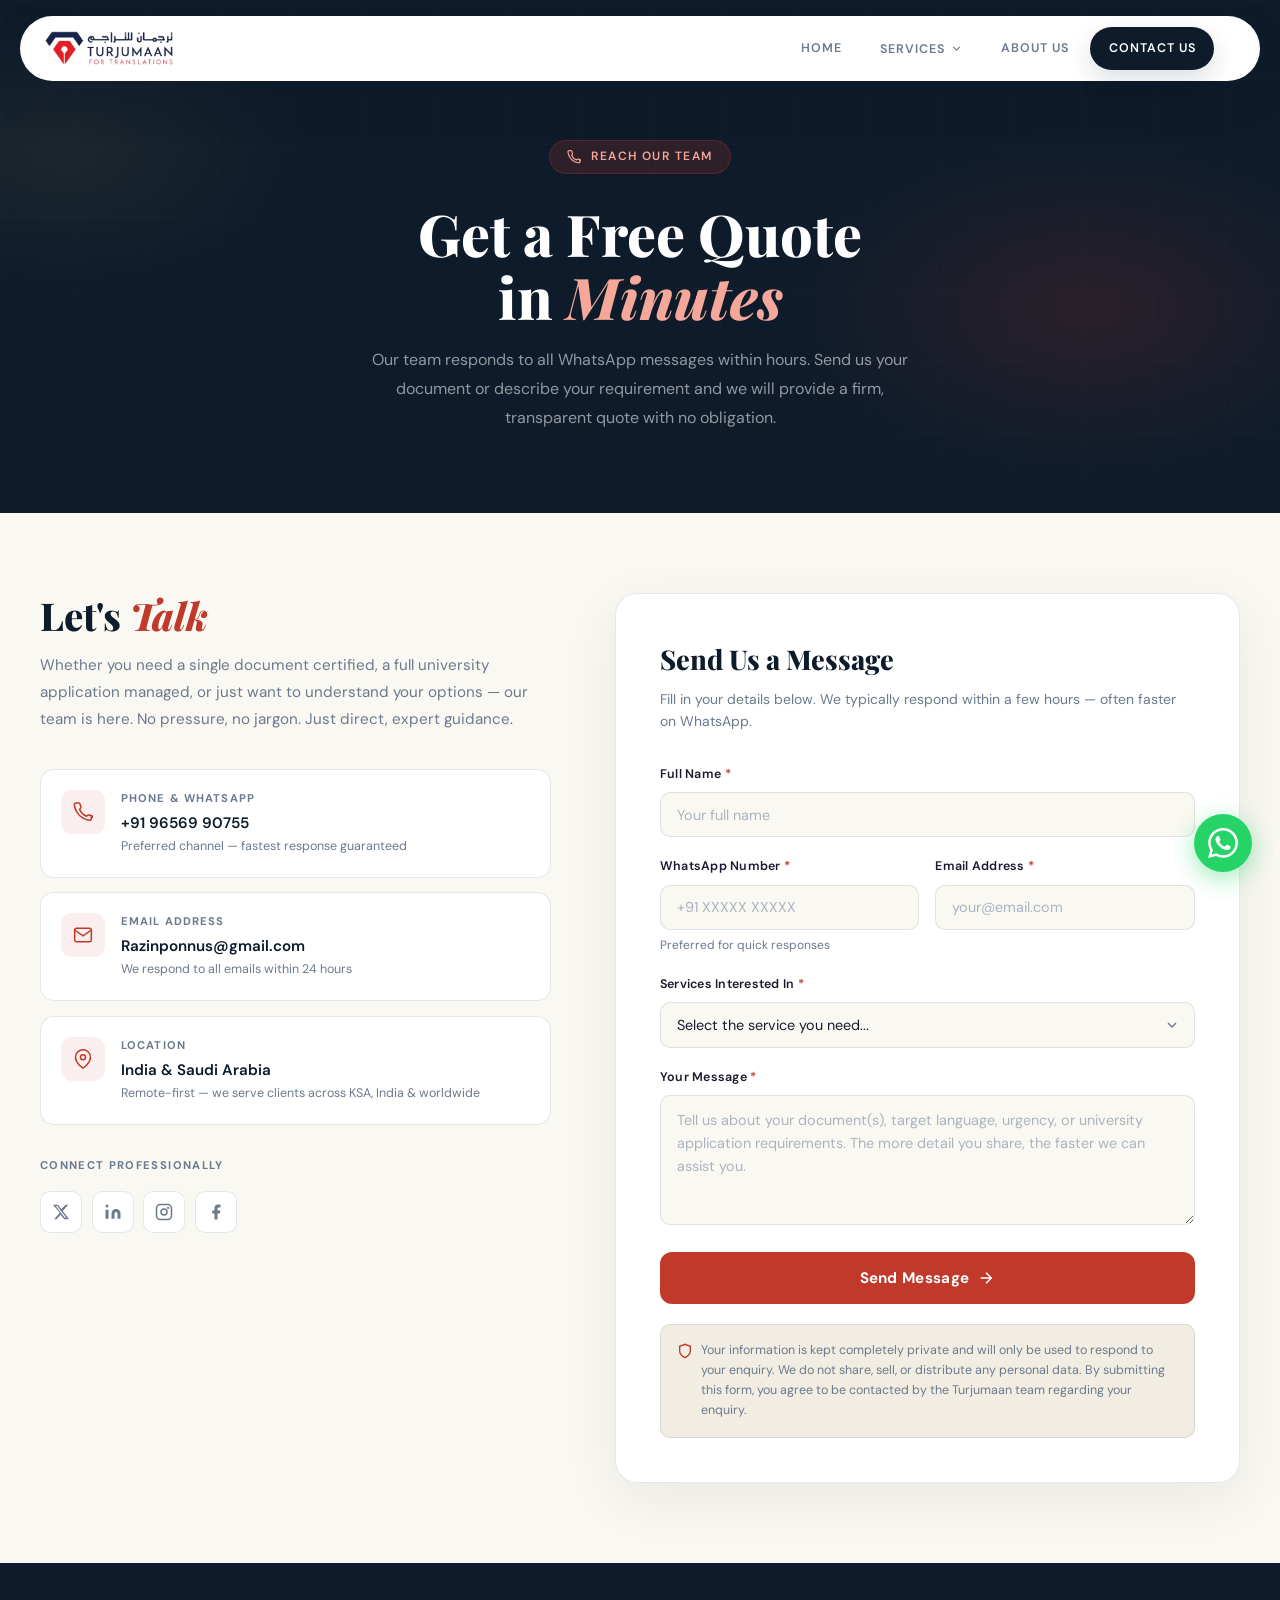
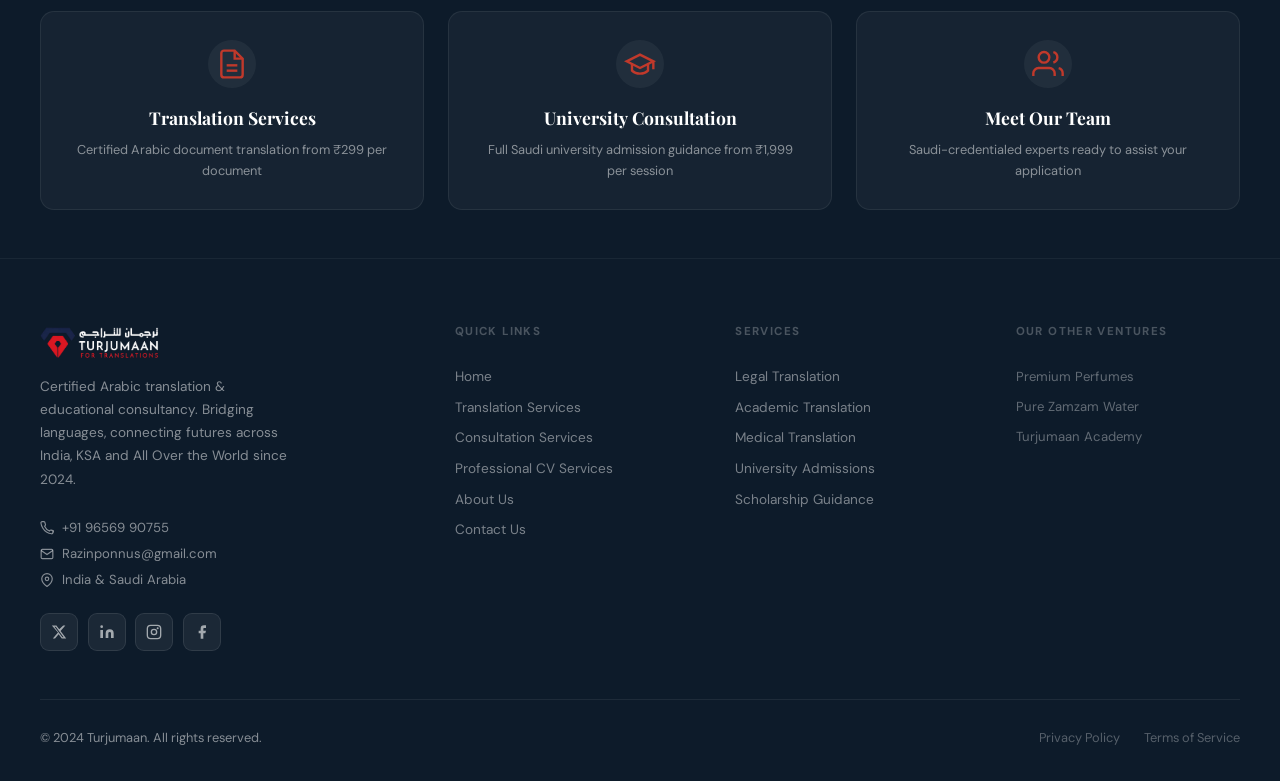
<file: contact-us.html>
<!DOCTYPE html>
<html lang="en">
<head>
<meta charset="UTF-8">
<meta name="viewport" content="width=device-width, initial-scale=1.0">
<title>Contact Turjumaan | Get a Certified Translation Quote</title>
<meta name="description" content="Contact Turjumaan for certified Arabic translation services and educational consultation. Get a free quote within minutes via WhatsApp or our contact form. Phone: +91 96569 90755.">
<meta name="robots" content="index, follow">
<link rel="canonical" href="https://turjumaan.com/contact-us">
<meta property="og:type" content="website">
<meta property="og:site_name" content="Turjumaan">
<meta property="og:title" content="Contact Turjumaan | Get a Certified Translation Quote">
<meta property="og:description" content="Contact Turjumaan for certified Arabic translation services and educational consultation. Get a free quote within minutes via WhatsApp or our contact form. Phone: +91 96569 90755.">
<meta property="og:url" content="https://turjumaan.com/contact-us">
<meta property="og:image" content="https://turjumaan.com/Turjuman-logo.webp">
<meta property="og:image:alt" content="Turjumaan contact page logo for certified Arabic translation and consultancy services">
<meta property="og:locale" content="en_US">
<meta name="twitter:card" content="summary_large_image">
<meta name="twitter:title" content="Contact Turjumaan | Get a Certified Translation Quote">
<meta name="twitter:description" content="Contact Turjumaan for certified Arabic translation services and educational consultation. Get a free quote within minutes via WhatsApp or our contact form. Phone: +91 96569 90755.">
<meta name="twitter:image" content="https://turjumaan.com/Turjuman-logo.webp">
<script type="application/ld+json">
{
  "@context": "https://schema.org",
  "@type": "ProfessionalService",
  "name": "Turjumaan",
  "url": "https://turjumaan.com/contact-us",
  "description": "Contact page for certified Arabic translation and educational consultation services with fast quote support.",
  "logo": "https://turjumaan.com/Turjuman-logo.webp",
  "telephone": "+919656990755",
  "email": "Razinponnus@gmail.com",
  "areaServed": ["India", "Saudi Arabia", "Worldwide"]
}
</script>
<script type="application/ld+json">
{
  "@context": "https://schema.org",
  "@type": "ContactPage",
  "url": "https://turjumaan.com/contact-us",
  "mainEntity": {
    "@type": "Organization",
    "name": "Turjumaan",
    "url": "https://turjumaan.com/",
    "contactPoint": [
      {
        "@type": "ContactPoint",
        "telephone": "+919656990755",
        "contactType": "customer support",
        "availableLanguage": ["English", "Arabic", "Hindi", "Malayalam"]
      }
    ]
  }
}
</script>
<script type="application/ld+json">
{
  "@context": "https://schema.org",
  "@type": "BreadcrumbList",
  "itemListElement": [
    {
      "@type": "ListItem",
      "position": 1,
      "name": "Home",
      "item": "https://turjumaan.com/"
    },
    {
      "@type": "ListItem",
      "position": 2,
      "name": "Contact Us",
      "item": "https://turjumaan.com/contact-us"
    }
  ]
}
</script>
<link rel="icon" href="profile-logo.webp" type="image/webp">
<link rel="apple-touch-icon" href="Turjuman-logo.webp">
<meta name="theme-color" content="#0D1B2A">
<meta name="color-scheme" content="light">
<link rel="preconnect" href="https://fonts.googleapis.com">
<link href="https://fonts.googleapis.com/css2?family=Playfair+Display:ital,wght@0,400;0,600;0,800;1,400;1,600&family=DM+Sans:wght@300;400;500;600&display=swap" rel="stylesheet">
<style>
*,*::before,*::after{box-sizing:border-box;margin:0;padding:0}
:root{
  --navy:#0D1B2A;--navy2:#162234;--crimson:#C0392B;--crimson2:#E74C3C;--gold:#C9A84C;
  --cream:#FAF8F2;--cream2:#F2EDE3;--text:#1A1A2E;--muted:#6B7A8D;--border:rgba(13,27,42,.1);--white:#fff;
  --nav-surface:rgba(255,252,248,.92);--nav-border:rgba(255,255,255,.65);--nav-shadow:0 18px 45px rgba(13,27,42,.12);--toggle-bg:rgba(13,27,42,.04);
  --ff-display:'Playfair Display',Georgia,serif;--ff-body:'DM Sans',sans-serif;--ease:cubic-bezier(.4,0,.2,1);--t:.3s;
}
html{scroll-behavior:smooth}
.reveal{opacity:0;transform:translateY(26px);transition:opacity .8s var(--ease),transform .8s var(--ease);will-change:opacity,transform}
.reveal.visible{opacity:1;transform:translateY(0)}
body{font-family:var(--ff-body);background:var(--cream);color:var(--text);overflow-x:hidden;line-height:1.6}
a{color:inherit;text-decoration:none}

/* ── NAV ── */
.nav{position:fixed;top:0;left:0;right:0;z-index:999;padding:1rem 1rem 0;background:transparent;transition:box-shadow var(--t) var(--ease)}
.nav.scrolled .nav-inner{box-shadow:var(--nav-shadow)}
.nav-inner{max-width:1240px;margin:0 auto;min-height:65px;padding:0 1.5rem;display:flex;align-items:center;justify-content:space-between;gap:1rem;background:var(--white);backdrop-filter:blur(18px);-webkit-backdrop-filter:blur(18px);border:1px solid var(--nav-border);border-radius:999px;box-shadow:var(--nav-shadow)}
.nav-brand{display:inline-flex;align-items:center;flex-shrink:0}
.nav-brand img{height:35px;width:auto;display:block}
.nav-brand span{color:var(--crimson)}
.nav-links{display:flex;align-items:center;gap:.35rem;margin-left:auto}
.nav-links a{font-size:.78rem;font-weight:600;letter-spacing:.08em;text-transform:uppercase;color:var(--muted);padding:.7rem 1rem;border-radius:999px;transition:color var(--t),background var(--t),transform var(--t)}
.nav-links a:hover,.nav-links a.active{color:var(--crimson);background:rgba(192,57,43,.08)}
.nav-cta{background:var(--navy)!important;color:var(--white)!important;border-radius:999px!important;padding:.7rem 1.15rem!important;box-shadow:0 10px 24px rgba(13,27,42,.14)}
.nav-cta:hover{background:var(--crimson)!important;color:var(--white)!important}
.nav-actions{display:flex;align-items:center;gap:.7rem;margin-left:.3rem}
.hamburger{width:44px;height:44px;border-radius:50%;display:inline-flex;align-items:center;justify-content:center;cursor:pointer;transition:transform var(--t),background var(--t),border-color var(--t),color var(--t)}
.hamburger:hover{transform:translateY(-1px)}
.hamburger{display:none;flex-direction:column;gap:5px;background:var(--toggle-bg);border:1px solid rgba(13,27,42,.08);padding:0}
.hamburger span{display:block;width:18px;height:2px;background:var(--navy);border-radius:2px}
.mob-menu{display:none;position:fixed;top:92px;left:50%;transform:translateX(-50%);width:min(1240px,calc(100% - 2rem));background:var(--nav-surface);border:1px solid var(--nav-border);border-radius:28px;box-shadow:var(--nav-shadow);backdrop-filter:blur(18px);-webkit-backdrop-filter:blur(18px);z-index:998;flex-direction:column;padding:1rem}
.mob-menu.open{display:flex}
.mob-menu a{padding:.85rem 1.25rem;font-weight:500;color:var(--text);border-radius:8px;transition:background var(--t)}
.mob-menu a:hover{background:var(--cream2)}
.nav-service-group{position:relative;display:flex;align-items:center}
.nav-service-toggle{font-family:var(--ff-body);font-size:.78rem;font-weight:600;letter-spacing:.08em;text-transform:uppercase;color:var(--muted);padding:.7rem 1rem;border-radius:999px;transition:color var(--t),background var(--t),transform var(--t);border:0;background:transparent;cursor:pointer;display:inline-flex;align-items:center;gap:.35rem}
.nav-service-toggle:hover,.nav-service-toggle.active,.nav-service-group:focus-within .nav-service-toggle{color:var(--crimson);background:rgba(192,57,43,.08)}
.nav-service-toggle svg{width:13px;height:13px;transition:transform var(--t)}
.nav-service-group:hover .nav-service-toggle svg,.nav-service-group:focus-within .nav-service-toggle svg{transform:rotate(180deg)}
.nav-dropdown{position:absolute;top:calc(100% + .55rem);left:0;min-width:220px;background:var(--white);border:1px solid var(--nav-border);border-radius:16px;box-shadow:var(--nav-shadow);padding:.55rem;opacity:0;visibility:hidden;transform:translateY(8px);transition:opacity var(--t),visibility var(--t),transform var(--t);z-index:1000}
.nav-service-group:hover .nav-dropdown,.nav-service-group:focus-within .nav-dropdown{opacity:1;visibility:visible;transform:translateY(0)}
.nav-dropdown a{display:block;border-radius:10px;padding:.75rem .9rem;letter-spacing:.04em;text-transform:none;font-size:.86rem;color:var(--text)}
.nav-dropdown a:hover,.nav-dropdown a.active{color:var(--crimson);background:rgba(192,57,43,.08)}
.mob-services-toggle{width:100%;font-family:var(--ff-body);font-size:1rem;border:0;background:transparent;padding:.85rem 1.25rem;font-weight:600;color:var(--text);border-radius:8px;display:flex;align-items:center;justify-content:space-between;cursor:pointer;transition:background var(--t),color var(--t)}
.mob-services-toggle:hover,.mob-services-toggle.active{background:var(--cream2);color:var(--crimson)}
.mob-services-toggle svg{width:16px;height:16px;transition:transform var(--t)}
.mob-services-toggle.open svg{transform:rotate(180deg)}
.mob-submenu{display:none;flex-direction:column;margin:.15rem 0 .35rem;padding:.35rem;background:rgba(13,27,42,.035);border-radius:12px}
.mob-submenu.open{display:flex}
.mob-submenu a{padding:.72rem 1.1rem .72rem 1.6rem;font-size:.95rem;color:var(--muted)}
.mob-menu a.active,.mob-submenu a.active{background:rgba(192,57,43,.08);color:var(--crimson)}

/* ── PAGE HERO ── */
.page-hero{padding-top:68px;background:var(--navy);position:relative;overflow:hidden}
.hero-mesh{position:absolute;inset:0;background:radial-gradient(ellipse 45% 65% at 85% 60%,rgba(192,57,43,.16),transparent 55%),radial-gradient(ellipse 35% 50% at 5% 30%,rgba(201,168,76,.08),transparent 55%);pointer-events:none}
.hero-grid{position:absolute;inset:0;opacity:.025;background-image:linear-gradient(rgba(255,255,255,.6) 1px,transparent 1px),linear-gradient(90deg,rgba(255,255,255,.6) 1px,transparent 1px);background-size:72px 72px}
.hero-inner{position:relative;z-index:2;max-width:1200px;margin:0 auto;padding:4.5rem 2rem 5rem;text-align:center}
.hero-pill{display:inline-flex;align-items:center;gap:8px;background:rgba(192,57,43,.18);border:1px solid rgba(192,57,43,.3);color:#f5a89a;font-size:.75rem;font-weight:600;letter-spacing:.12em;text-transform:uppercase;padding:.4rem 1.1rem;border-radius:100px;margin-bottom:1.75rem}
.hero-h1{font-family:var(--ff-display);font-size:clamp(2.2rem,4.5vw,3.8rem);font-weight:800;color:var(--white);line-height:1.1;margin-bottom:1.1rem}
.hero-h1 em{font-style:italic;color:#f5a89a}
.hero-sub{font-size:1rem;color:rgba(255,255,255,.55);line-height:1.8;max-width:560px;margin:0 auto}

/* ── MAIN CONTACT SECTION ── */
.contact-section{padding:5rem 2rem}
.container{max-width:1200px;margin:0 auto}
.contact-grid{display:grid;grid-template-columns:.9fr 1.1fr;gap:4rem;align-items:start}

/* ── LEFT SIDE ── */
.contact-info-title{font-family:var(--ff-display);font-size:clamp(1.6rem,3vw,2.4rem);font-weight:800;color:var(--navy);line-height:1.18;margin-bottom:.875rem}
.contact-info-title em{font-style:italic;color:var(--crimson)}
.contact-info-sub{font-size:.95rem;color:var(--muted);line-height:1.78;margin-bottom:2.25rem}
.contact-method{display:flex;align-items:flex-start;gap:1rem;padding:1.25rem;background:var(--white);border:1px solid var(--border);border-radius:14px;margin-bottom:.875rem;transition:all var(--t) var(--ease)}
.contact-method:hover{border-color:rgba(192,57,43,.25);box-shadow:0 8px 24px rgba(13,27,42,.07);transform:translateX(4px)}
.method-icon{width:44px;height:44px;border-radius:11px;background:rgba(192,57,43,.08);display:flex;align-items:center;justify-content:center;flex-shrink:0}
.method-icon svg{width:20px;height:20px;color:var(--crimson)}
.method-label{font-size:.7rem;font-weight:700;color:var(--muted);letter-spacing:.1em;text-transform:uppercase;margin-bottom:3px}
.method-value{font-size:.95rem;font-weight:600;color:var(--navy)}
.method-sub{font-size:.78rem;color:var(--muted);margin-top:2px}
.social-title{font-size:.7rem;font-weight:700;letter-spacing:.12em;text-transform:uppercase;color:var(--muted);margin:2rem 0 1rem}
.socials{display:flex;gap:.6rem}
.social-btn{width:42px;height:42px;border-radius:10px;background:var(--white);border:1px solid var(--border);display:flex;align-items:center;justify-content:center;transition:all .2s var(--ease)}
.social-btn:hover{background:var(--navy);border-color:var(--navy)}
.social-btn svg{width:18px;height:18px;color:var(--muted)}
.social-btn:hover svg{color:var(--white)}

/* ── FORM CARD ── */
.form-card{background:var(--white);border:1px solid var(--border);border-radius:22px;padding:2.75rem;box-shadow:0 16px 56px rgba(13,27,42,.07)}
.form-title{font-family:var(--ff-display);font-size:1.7rem;font-weight:800;color:var(--navy);margin-bottom:.4rem}
.form-sub{font-size:.875rem;color:var(--muted);margin-bottom:2rem;line-height:1.6}
.form-group{margin-bottom:1.25rem}
.form-row{display:grid;grid-template-columns:1fr 1fr;gap:1rem}
.form-label{display:block;font-size:.78rem;font-weight:600;color:var(--text);margin-bottom:.45rem;letter-spacing:.02em}
.form-label span{color:var(--crimson)}
.form-input,.form-select,.form-textarea{
  width:100%;
  padding:.8rem 1rem;
  border:1.5px solid var(--border);
  border-radius:10px;
  font-size:.9rem;
  font-family:var(--ff-body);
  color:var(--text);
  background:var(--cream);
  transition:all var(--t) var(--ease);
  outline:none;
  appearance:none;
}
.form-input::placeholder,.form-textarea::placeholder{color:#aab4c0}
.form-input:focus,.form-select:focus,.form-textarea:focus{
  border-color:var(--crimson);
  box-shadow:0 0 0 3px rgba(192,57,43,.08);
  background:var(--white);
}
.form-select{cursor:pointer;background-image:url("data:image/svg+xml,%3Csvg xmlns='http://www.w3.org/2000/svg' viewBox='0 0 24 24' fill='none' stroke='%236B7A8D' stroke-width='2'%3E%3Cpolyline points='6 9 12 15 18 9'/%3E%3C/svg%3E");background-repeat:no-repeat;background-position:right .875rem center;background-size:16px;padding-right:2.5rem;background-color:var(--cream)}
.form-select:focus{background-color:var(--white)}
.form-textarea{resize:vertical;min-height:130px;line-height:1.6}
.form-hint{font-size:.75rem;color:var(--muted);margin-top:.35rem}
.form-submit{width:100%;padding:1rem;background:var(--crimson);color:var(--white);border:none;border-radius:12px;font-size:.95rem;font-weight:700;font-family:var(--ff-body);cursor:pointer;transition:all var(--t) var(--ease);margin-top:.5rem;display:flex;align-items:center;justify-content:center;gap:8px;letter-spacing:.02em}
.form-submit:hover{background:var(--crimson2);transform:translateY(-2px);box-shadow:0 10px 28px rgba(192,57,43,.25)}
.form-submit:active{transform:translateY(0)}
.form-submit svg{width:18px;height:18px;transition:transform var(--t)}
.form-submit:hover svg{transform:translateX(3px)}
.form-footer-note{display:flex;align-items:flex-start;gap:8px;margin-top:1.25rem;padding:1rem;background:var(--cream2);border-radius:10px;border:1px solid var(--border)}
.form-footer-note svg{width:16px;height:16px;color:var(--crimson);flex-shrink:0;margin-top:2px}
.form-footer-note p{font-size:.78rem;color:var(--muted);line-height:1.6}

/* ── SUCCESS STATE ── */
.form-success{display:none;text-align:center;padding:3rem 2rem}
.success-icon-wrap{width:72px;height:72px;border-radius:50%;background:rgba(34,197,94,.1);display:flex;align-items:center;justify-content:center;margin:0 auto 1.5rem}
.success-icon-wrap svg{width:34px;height:34px;color:#22c55e}
.success-title{font-family:var(--ff-display);font-size:1.6rem;font-weight:800;color:var(--navy);margin-bottom:.6rem}
.success-sub{font-size:.9rem;color:var(--muted);line-height:1.7;margin-bottom:2rem;max-width:360px;margin-left:auto;margin-right:auto}
.wa-success-btn{display:inline-flex;align-items:center;gap:8px;background:#25D366;color:var(--white);padding:.875rem 2rem;border-radius:10px;font-size:.9rem;font-weight:700;font-family:var(--ff-body);transition:all var(--t) var(--ease)}
.wa-success-btn:hover{background:#1ebe5d;transform:translateY(-2px)}
.wa-success-btn svg{width:20px;height:20px}

/* ── QUICK LINKS STRIP ── */
.quick-strip{background:var(--navy);padding:3rem 2rem}
.quick-inner{max-width:1200px;margin:0 auto;display:grid;grid-template-columns:repeat(3,1fr);gap:1.5rem}
.quick-card{background:rgba(255,255,255,.04);border:1px solid rgba(255,255,255,.07);border-radius:14px;padding:1.75rem;text-align:center;transition:all var(--t);cursor:pointer;display:flex;flex-direction:column;align-items:center;}
.quick-card:hover{background:rgba(255,255,255,.08);border-color:rgba(192,57,43,.3);transform:translateY(-3px)}
.quick-card-icon{margin-bottom:1rem;display:flex;align-items:center;justify-content:center;width:48px;height:48px;background:rgba(255,255,255,0.05);border-radius:50%;color:var(--crimson)}
.quick-card-title{font-family:var(--ff-display);font-size:1.1rem;font-weight:700;color:var(--white);margin-bottom:.5rem}
.quick-card-desc{font-size:.8rem;color:rgba(255,255,255,.5);line-height:1.6}

/* ── FOOTER ── */
footer{background:var(--navy);color:rgba(255,255,255,.5);padding:4rem 2rem 2rem;border-top:1px solid rgba(255,255,255,.05)}
.footer-inner{max-width:1200px;margin:0 auto}
.footer-grid{display:grid;grid-template-columns:1.6fr 1fr 1fr 1fr;gap:3.5rem;margin-bottom:3rem}
.footer-brand-name{font-family:var(--ff-display);font-size:1.5rem;font-weight:800;color:var(--white);margin-bottom:.75rem}
.footer-brand-name img{width:auto;height:40px;display:block}
.footer-brand-name span{color:var(--crimson)}
.footer-tagline{font-size:.85rem;line-height:1.7;max-width:260px;margin-bottom:1.5rem}
.footer-nap{font-size:.82rem;line-height:2}
.footer-col-title{font-size:.72rem;font-weight:700;letter-spacing:.12em;text-transform:uppercase;color:rgba(255,255,255,.25);margin-bottom:1.25rem}
.footer-link{display:block;font-size:.85rem;color:rgba(255,255,255,.45);padding:.28rem 0;transition:color .2s}
.footer-link:hover{color:var(--white)}
.footer-venture-text{font-size:.82rem;color:rgba(255,255,255,.35);padding:.28rem 0;transition:color .2s}
.footer-venture-text:hover{color:rgba(255,255,255,.65)}
.footer-venture::before{content:'↗';font-size:.7rem;opacity:.5}
.footer-socials{display:flex;gap:.6rem;margin-top:1.25rem}
.fsocial-btn{width:38px;height:38px;border-radius:9px;background:rgba(255,255,255,.06);border:1px solid rgba(255,255,255,.09);display:flex;align-items:center;justify-content:center;transition:all .2s}
.fsocial-btn:hover{background:var(--crimson);border-color:var(--crimson)}
.fsocial-btn svg{width:16px;height:16px;color:rgba(255,255,255,.6)}
.fsocial-btn:hover svg{color:var(--white)}
.footer-bottom{border-top:1px solid rgba(255,255,255,.07);padding-top:1.75rem;display:flex;justify-content:space-between;align-items:center;flex-wrap:wrap;gap:1rem;font-size:.8rem}
.footer-legal{display:flex;gap:1.5rem}
.footer-legal a{color:rgba(255,255,255,.3);transition:color .2s}
.footer-legal a:hover{color:rgba(255,255,255,.65)}

/* ── FLOATING WHATSAPP ── */
.wa-float{position:fixed;bottom:28px;right:28px;z-index:9999;width:58px;height:58px;background:#25D366;border-radius:50%;display:flex;align-items:center;justify-content:center;box-shadow:0 6px 24px rgba(37,211,102,.45);transition:all .3s var(--ease)}
.wa-float:hover{transform:scale(1.12)}
.wa-float svg{width:30px;height:30px;color:var(--white)}

/* ── RESPONSIVE ── */
@media(max-width:980px){
  .nav{padding:.8rem .75rem 0}
  .nav-inner{min-height:64px;padding:0 1rem;border-radius:28px}
  .nav-links{display:none}
  .nav-actions{margin-left:auto}
  .hamburger{display:inline-flex}
  .nav-brand img{height:32px}
}
@media(max-width:900px){
  .contact-grid{grid-template-columns:1fr;gap:2.5rem}
  .quick-inner{grid-template-columns:1fr 1fr}
  .footer-grid{grid-template-columns:1fr 1fr;gap:2rem}
}
@media(max-width:640px){
  .hero-h1{font-size:2.4rem; margin-bottom:0.75rem}
  .hero-sub {font-size: 0.88rem; line-height: 1.65; margin-bottom: 2rem;}
  
  .form-row{grid-template-columns:1fr}
  .quick-inner{grid-template-columns:1fr}
  .footer-grid{grid-template-columns:1fr}
  .contact-section{padding:3.5rem 1.25rem}
  .form-card {padding: 1.75rem;}
}
</style>
</head>
<body>

<!-- NAVIGATION -->
<nav class="nav" id="mainNav">
  <div class="nav-inner">
    <a href="/" class="nav-brand" aria-label="Turjumaan home"><img src="Turjuman-logo.webp" alt="Turjumaan logo"></a>
    <div class="nav-links">
      <a href="/">Home</a>
      <div class="nav-service-group">
        <button class="nav-service-toggle" type="button" aria-haspopup="true" aria-expanded="false">Services <svg viewBox="0 0 24 24" fill="none" stroke="currentColor" stroke-width="2"><path d="m6 9 6 6 6-6"/></svg></button>
        <div class="nav-dropdown">
          <a href="/translation-service">Translation</a>
          <a href="/consultation-service">Consultation</a>
          <a href="/professional-cv">Professional CV</a>
        </div>
      </div>
      <a href="/about-us">About Us</a>
      <a href="/contact-us" class="nav-cta active">Contact Us</a>
    </div>
    <div class="nav-actions">
      <button class="hamburger" id="ham" aria-label="Menu" type="button" aria-expanded="false"><span></span><span></span><span></span></button>
    </div>
  </div>
</nav>
<div class="mob-menu" id="mobMenu">
  <a href="/">Home</a>
  <button class="mob-services-toggle" id="mobServicesToggle" type="button" aria-expanded="false">Services <svg viewBox="0 0 24 24" fill="none" stroke="currentColor" stroke-width="2"><path d="m6 9 6 6 6-6"/></svg></button>
  <div class="mob-submenu" id="mobServicesMenu">
    <a href="/translation-service">Translation</a>
    <a href="/consultation-service">Consultation</a>
    <a href="/professional-cv">Professional CV</a>
  </div>
  <a href="/about-us">About Us</a>
  <a href="/contact-us">Contact Us</a>
</div>
<!-- PAGE HERO -->
<div class="page-hero">
  <div class="hero-mesh"></div>
  <div class="hero-grid"></div>
  <div class="hero-inner">
    <div class="hero-pill">
      <svg viewBox="0 0 24 24" fill="none" stroke="currentColor" stroke-width="2" width="14" height="14" style="margin-right:2px"><path d="M22 16.92v3a2 2 0 0 1-2.18 2 19.79 19.79 0 0 1-8.63-3.07A19.5 19.5 0 0 1 4.69 12 19.79 19.79 0 0 1 1.61 3.4 2 2 0 0 1 3.6 1.21h3a2 2 0 0 1 2 1.72 12.84 12.84 0 0 0 .7 2.81 2 2 0 0 1-.45 2.11L7.91 8.84a16 16 0 0 0 8.25 8.25l.95-.95a2 2 0 0 1 2.11-.45 12.84 12.84 0 0 0 2.81.7 2 2 0 0 1 1.73 1.99z"/></svg>
      Reach Our Team
    </div>
    <h1 class="hero-h1">Get a Free Quote<br>in <em>Minutes</em></h1>
    <p class="hero-sub">Our team responds to all WhatsApp messages within hours. Send us your document or describe your requirement and we will provide a firm, transparent quote with no obligation.</p>
  </div>
</div>

<!-- MAIN CONTACT -->
<section class="contact-section">
  <div class="container">
    <div class="contact-grid">

      <!-- LEFT — CONTACT INFO -->
      <div>
        <h2 class="contact-info-title">Let's <em>Talk</em></h2>
        <p class="contact-info-sub">Whether you need a single document certified, a full university application managed, or just want to understand your options — our team is here. No pressure, no jargon. Just direct, expert guidance.</p>

        <div class="contact-method">
          <div class="method-icon">
            <svg viewBox="0 0 24 24" fill="none" stroke="currentColor" stroke-width="1.8"><path d="M22 16.92v3a2 2 0 0 1-2.18 2 19.79 19.79 0 0 1-8.63-3.07A19.5 19.5 0 0 1 4.69 12 19.79 19.79 0 0 1 1.61 3.4 2 2 0 0 1 3.6 1.21h3a2 2 0 0 1 2 1.72 12.84 12.84 0 0 0 .7 2.81 2 2 0 0 1-.45 2.11L7.91 8.84a16 16 0 0 0 8.25 8.25l.95-.95a2 2 0 0 1 2.11-.45 12.84 12.84 0 0 0 2.81.7 2 2 0 0 1 1.73 1.99z"/></svg>
          </div>
          <div>
            <div class="method-label">Phone & WhatsApp</div>
            <div class="method-value">+91 96569 90755</div>
            <div class="method-sub">Preferred channel — fastest response guaranteed</div>
          </div>
        </div>

        <div class="contact-method">
          <div class="method-icon">
            <svg viewBox="0 0 24 24" fill="none" stroke="currentColor" stroke-width="1.8"><path d="M4 4h16c1.1 0 2 .9 2 2v12c0 1.1-.9 2-2 2H4c-1.1 0-2-.9-2-2V6c0-1.1.9-2 2-2z"/><polyline points="22,6 12,13 2,6"/></svg>
          </div>
          <div>
            <div class="method-label">Email Address</div>
            <div class="method-value">Razinponnus@gmail.com</div>
            <div class="method-sub">We respond to all emails within 24 hours</div>
          </div>
        </div>

        <div class="contact-method">
          <div class="method-icon">
            <svg viewBox="0 0 24 24" fill="none" stroke="currentColor" stroke-width="1.8"><path d="M21 10c0 7-9 13-9 13s-9-6-9-13a9 9 0 0 1 18 0z"/><circle cx="12" cy="10" r="3"/></svg>
          </div>
          <div>
            <div class="method-label">Location</div>
            <div class="method-value">India & Saudi Arabia</div>
            <div class="method-sub">Remote-first — we serve clients across KSA, India & worldwide</div>
          </div>
        </div>

        <p class="social-title">Connect Professionally</p>
        <div class="socials">
          <a href="#" class="social-btn" rel="noopener" aria-label="X/Twitter">
            <svg viewBox="0 0 24 24" fill="currentColor"><path d="M18.244 2.25h3.308l-7.227 8.26 8.502 11.24H16.17l-4.714-6.231-5.401 6.231H2.744l7.73-8.835L1.254 2.25H8.08l4.259 5.635L18.244 2.25zm-1.161 17.52h1.833L7.084 4.126H5.117z"/></svg>
          </a>
          <a href="#" class="social-btn" rel="noopener" aria-label="LinkedIn">
            <svg viewBox="0 0 24 24" fill="currentColor"><path d="M16 8a6 6 0 0 1 6 6v7h-4v-7a2 2 0 0 0-2-2 2 2 0 0 0-2 2v7h-4v-7a6 6 0 0 1 6-6zM2 9h4v12H2z"/><circle cx="4" cy="4" r="2"/></svg>
          </a>
          <a href="#" class="social-btn" rel="noopener" aria-label="Instagram">
            <svg viewBox="0 0 24 24" fill="none" stroke="currentColor" stroke-width="2"><rect x="2" y="2" width="20" height="20" rx="5"/><circle cx="12" cy="12" r="4"/><circle cx="17.5" cy="6.5" r="1.5" fill="currentColor" stroke="none"/></svg>
          </a>
          <a href="#" class="social-btn" rel="noopener" aria-label="Facebook">
            <svg viewBox="0 0 24 24" fill="currentColor"><path d="M18 2h-3a5 5 0 0 0-5 5v3H7v4h3v8h4v-8h3l1-4h-4V7a1 1 0 0 1 1-1h3z"/></svg>
          </a>
        </div>
      </div>

      <!-- RIGHT — CONTACT FORM -->
      <div class="form-card">

        <!-- Form View -->
        <div id="contact-form-wrap">
          <h2 class="form-title">Send Us a Message</h2>
          <p class="form-sub">Fill in your details below. We typically respond within a few hours — often faster on WhatsApp.</p>

          <form
            id="contact-form"
            action="https://api.web3forms.com/submit"
            method="POST"
            novalidate>

            <!-- Web3Forms Access Key — replace YOUR_ACCESS_KEY_HERE with your actual key -->
            <input type="hidden" name="access_key" value="3d671456-9b86-49b4-92b9-4d1cf68ab81d">
            <input type="hidden" name="subject" value="New Enquiry from Turjumaan Website">
            <input type="hidden" name="from_name" value="Turjumaan Website Contact Form">
            <input type="checkbox" name="botcheck" style="display:none">

            <!-- Full Name -->
            <div class="form-group">
              <label class="form-label" for="full_name">Full Name <span>*</span></label>
              <input
                type="text"
                id="full_name"
                name="name"
                class="form-input"
                placeholder="Your full name"
                required
                autocomplete="name">
            </div>

            <!-- Phone + Email Row -->
            <div class="form-group form-row">
              <div>
                <label class="form-label" for="phone">WhatsApp Number <span>*</span></label>
                <input
                  type="tel"
                  id="phone"
                  name="phone"
                  class="form-input"
                  placeholder="+91 XXXXX XXXXX"
                  required
                  autocomplete="tel">
                <p class="form-hint">Preferred for quick responses</p>
              </div>
              <div>
                <label class="form-label" for="email">Email Address <span>*</span></label>
                <input
                  type="email"
                  id="email"
                  name="email"
                  class="form-input"
                  placeholder="your@email.com"
                  required
                  autocomplete="email">
              </div>
            </div>

            <!-- Service Dropdown -->
            <div class="form-group">
              <label class="form-label" for="service">Services Interested In <span>*</span></label>
              <select id="service" name="service" class="form-select" required>
                <option value="" disabled selected>Select the service you need...</option>
                <option value="Translation Services">Translation Services (₹299 / document)</option>
                <option value="Consultation Services">University Consultation Services (₹1,999 / session)</option>
                <option value="Both Translation and Consultation">Both — Translation & Consultation</option>
                <option value="Attestation Services">Attestation & Verification Services</option>
                <option value="Scholarship Guidance">Scholarship Guidance & University Admissions</option>
                <option value="Other">Other / Not Sure — I'd like to discuss</option>
              </select>
            </div>

            <!-- Message -->
            <div class="form-group">
              <label class="form-label" for="message">Your Message <span>*</span></label>
              <textarea
                id="message"
                name="message"
                class="form-textarea"
                placeholder="Tell us about your document(s), target language, urgency, or university application requirements. The more detail you share, the faster we can assist you."
                required></textarea>
            </div>

            <!-- Submit -->
            <button type="submit" class="form-submit" id="submitBtn">
              <span id="submitText">Send Message</span>
              <svg viewBox="0 0 24 24" fill="none" stroke="currentColor" stroke-width="2" id="submitArrow"><path d="M5 12h14M12 5l7 7-7 7"/></svg>
              <svg viewBox="0 0 24 24" fill="none" stroke="currentColor" stroke-width="2" id="submitSpinner" style="display:none;animation:spin .8s linear infinite"><path d="M21 12a9 9 0 1 1-6.219-8.56"/></svg>
            </button>

            <div class="form-footer-note">
              <svg viewBox="0 0 24 24" fill="none" stroke="currentColor" stroke-width="2"><path d="M12 22s8-4 8-10V5l-8-3-8 3v7c0 6 8 10 8 10z"/></svg>
              <p>Your information is kept completely private and will only be used to respond to your enquiry. We do not share, sell, or distribute any personal data. By submitting this form, you agree to be contacted by the Turjumaan team regarding your enquiry.</p>
            </div>

          </form>
        </div>

        <!-- Success View (shown after submission) -->
        <div class="form-success" id="form-success">
          <div class="success-icon-wrap">
            <svg viewBox="0 0 24 24" fill="none" stroke="currentColor" stroke-width="2.5"><polyline points="20,6 9,17 4,12"/></svg>
          </div>
          <h3 class="success-title">Message Sent Successfully!</h3>
          <p class="success-sub">Thank you for reaching out. Our team will review your enquiry and respond within a few hours. For the fastest reply, continue the conversation on WhatsApp.</p>
          <a href="https://wa.me/919656990755" target="_blank" rel="noopener" class="wa-success-btn">
            <svg viewBox="0 0 24 24" fill="currentColor"><path d="M17.472 14.382c-.297-.149-1.758-.867-2.03-.967-.273-.099-.471-.148-.67.15-.197.297-.767.966-.94 1.164-.173.199-.347.223-.644.075-.297-.15-1.255-.463-2.39-1.475-.883-.788-1.48-1.761-1.653-2.059-.173-.297-.018-.458.13-.606.134-.133.298-.347.446-.52.149-.174.198-.298.298-.497.099-.198.05-.371-.025-.52-.075-.149-.669-1.612-.916-2.207-.242-.579-.487-.5-.669-.51-.173-.008-.371-.01-.57-.01-.198 0-.52.074-.792.372-.272.297-1.04 1.016-1.04 2.479 0 1.462 1.065 2.875 1.213 3.074.149.198 2.096 3.2 5.077 4.487.709.306 1.262.489 1.694.625.712.227 1.36.195 1.871.118.571-.085 1.758-.719 2.006-1.413.248-.694.248-1.289.173-1.413-.074-.124-.272-.198-.57-.347m-5.421 7.403h-.004a9.87 9.87 0 01-5.031-1.378l-.361-.214-3.741.982.998-3.648-.235-.374a9.86 9.86 0 01-1.51-5.26c.001-5.45 4.436-9.884 9.888-9.884 2.64 0 5.122 1.03 6.988 2.898a9.825 9.825 0 012.893 6.994c-.003 5.45-4.437 9.884-9.885 9.884m8.413-18.297A11.815 11.815 0 0012.05 0C5.495 0 .16 5.335.157 11.892c0 2.096.547 4.142 1.588 5.945L.057 24l6.305-1.654a11.882 11.882 0 005.683 1.448h.005c6.554 0 11.89-5.335 11.893-11.893a11.821 11.821 0 00-3.48-8.413z"/></svg>
            Continue on WhatsApp
          </a>
        </div>

      </div>
    </div>
  </div>
</section>

<!-- QUICK SERVICE LINKS -->
<div class="quick-strip">
  <div class="quick-inner">
    <a href="/translation-service" class="quick-card">
      <span class="quick-card-icon">
        <svg viewBox="0 0 24 24" fill="none" stroke="currentColor" stroke-width="1.8" width="32" height="32"><path d="M14 2H6a2 2 0 0 0-2 2v16a2 2 0 0 0 2 2h12a2 2 0 0 0 2-2V8z"/><polyline points="14,2 14,8 20,8"/><line x1="16" y1="13" x2="8" y2="13"/><line x1="16" y1="17" x2="8" y2="17"/></svg>
      </span>
      <div class="quick-card-title">Translation Services</div>
      <div class="quick-card-desc">Certified Arabic document translation from ₹299 per document</div>
    </a>
    <a href="/consultation-service" class="quick-card">
      <span class="quick-card-icon">
        <svg viewBox="0 0 24 24" fill="none" stroke="currentColor" stroke-width="1.8" width="32" height="32"><path d="M22 10v6M2 10l10-5 10 5-10 5z"/><path d="M6 12v5c3 3 9 3 12 0v-5"/></svg>
      </span>
      <div class="quick-card-title">University Consultation</div>
      <div class="quick-card-desc">Full Saudi university admission guidance from ₹1,999 per session</div>
    </a>
    <a href="/about-us" class="quick-card">
      <span class="quick-card-icon">
        <svg viewBox="0 0 24 24" fill="none" stroke="currentColor" stroke-width="1.8" width="32" height="32"><path d="M17 21v-2a4 4 0 0 0-4-4H5a4 4 0 0 0-4 4v2"/><circle cx="9" cy="7" r="4"/><path d="M23 21v-2a4 4 0 0 0-3-3.87M16 3.13a4 4 0 0 1 0 7.75"/></svg>
      </span>
      <div class="quick-card-title">Meet Our Team</div>
      <div class="quick-card-desc">Saudi-credentialed experts ready to assist your application</div>
    </a>
  </div>
</div>

<!-- FOOTER -->
<footer>
  <div class="footer-inner">
    <div class="footer-grid">
      <div>
        <div class="footer-brand-name"><img src="Turjuman-logo1.webp" alt="Turjumaan logo"></div>
        <p class="footer-tagline">Certified Arabic translation & educational consultancy. Bridging languages, connecting futures across India, KSA and All Over the World since 2024.</p>
        <div class="footer-nap">
  <div style="display:flex; align-items:center; gap:8px;">
    <svg viewBox="0 0 24 24" fill="none" stroke="currentColor" stroke-width="2" width="14" height="14"><path d="M22 16.92v3a2 2 0 0 1-2.18 2 19.79 19.79 0 0 1-8.63-3.07A19.5 19.5 0 0 1 4.69 12 19.79 19.79 0 0 1 1.61 3.4 2 2 0 0 1 3.6 1.21h3a2 2 0 0 1 2 1.72 12.84 12.84 0 0 0 .7 2.81 2 2 0 0 1-.45 2.11L7.91 8.84a16 16 0 0 0 8.25 8.25l.95-.95a2 2 0 0 1 2.11-.45 12.84 12.84 0 0 0 2.81.7 2 2 0 0 1 1.73 1.99z"/></svg>
    +91 96569 90755
  </div>
  <div style="display:flex; align-items:center; gap:8px;">
    <svg viewBox="0 0 24 24" fill="none" stroke="currentColor" stroke-width="2" width="14" height="14"><path d="M4 4h16c1.1 0 2 .9 2 2v12c0 1.1-.9 2-2 2H4c-1.1 0-2-.9-2-2V6c0-1.1.9-2 2-2z"/><polyline points="22,6 12,13 2,6"/></svg>
    Razinponnus@gmail.com
  </div>
  <div style="display:flex; align-items:center; gap:8px;">
    <svg viewBox="0 0 24 24" fill="none" stroke="currentColor" stroke-width="2" width="14" height="14"><path d="M21 10c0 7-9 13-9 13s-9-6-9-13a9 9 0 0 1 18 0z"/><circle cx="12" cy="10" r="3"/></svg>
    India & Saudi Arabia
  </div>
</div>
        <div class="footer-socials">
          <a href="#" class="fsocial-btn" rel="noopener" aria-label="X/Twitter"><svg viewBox="0 0 24 24" fill="currentColor"><path d="M18.244 2.25h3.308l-7.227 8.26 8.502 11.24H16.17l-4.714-6.231-5.401 6.231H2.744l7.73-8.835L1.254 2.25H8.08l4.259 5.635L18.244 2.25zm-1.161 17.52h1.833L7.084 4.126H5.117z"/></svg></a>
          <a href="#" class="fsocial-btn" rel="noopener" aria-label="LinkedIn"><svg viewBox="0 0 24 24" fill="currentColor"><path d="M16 8a6 6 0 0 1 6 6v7h-4v-7a2 2 0 0 0-2-2 2 2 0 0 0-2 2v7h-4v-7a6 6 0 0 1 6-6zM2 9h4v12H2z"/><circle cx="4" cy="4" r="2"/></svg></a>
          <a href="#" class="fsocial-btn" rel="noopener" aria-label="Instagram"><svg viewBox="0 0 24 24" fill="none" stroke="currentColor" stroke-width="2"><rect x="2" y="2" width="20" height="20" rx="5"/><circle cx="12" cy="12" r="4"/><circle cx="17.5" cy="6.5" r="1.5" fill="currentColor" stroke="none"/></svg></a>
          <a href="#" class="fsocial-btn" rel="noopener" aria-label="Facebook"><svg viewBox="0 0 24 24" fill="currentColor"><path d="M18 2h-3a5 5 0 0 0-5 5v3H7v4h3v8h4v-8h3l1-4h-4V7a1 1 0 0 1 1-1h3z"/></svg></a>
        </div>
      </div>
      <div>
        <div class="footer-col-title">Quick Links</div>
        <a href="/" class="footer-link">Home</a>
        <a href="/translation-service" class="footer-link">Translation Services</a>
        <a href="/consultation-service" class="footer-link">Consultation Services</a>
        <a href="/professional-cv" class="footer-link">Professional CV Services</a>
        <a href="/about-us" class="footer-link">About Us</a>
        <a href="/contact-us" class="footer-link">Contact Us</a>
      </div>
      <div>
        <div class="footer-col-title">Services</div>
        <a href="/translation-service" class="footer-link">Legal Translation</a>
        <a href="/translation-service" class="footer-link">Academic Translation</a>
        <a href="/translation-service" class="footer-link">Medical Translation</a>
        <a href="/consultation-service" class="footer-link">University Admissions</a>
        <a href="/consultation-service" class="footer-link">Scholarship Guidance</a>
      </div>
      <div>
        <div class="footer-col-title">Our Other Ventures</div>
          <div class="footer-ventures">
            <div class="footer-venture-text">Premium Perfumes</div>
            <div class="footer-venture-text">Pure Zamzam Water</div>
            <div class="footer-venture-text">Turjumaan Academy</div>
          </div>
      </div>
    </div>
    <div class="footer-bottom">
      <span>© 2024 Turjumaan. All rights reserved.</span>
      <div class="footer-legal">
        <a href="#">Privacy Policy</a>
        <a href="#">Terms of Service</a>
      </div>
    </div>
  </div>
</footer>

<!-- FLOATING WHATSAPP -->
<a href="https://wa.me/919656990755" class="wa-float" target="_blank" rel="noopener" aria-label="WhatsApp">
  <svg viewBox="0 0 24 24" fill="currentColor"><path d="M17.472 14.382c-.297-.149-1.758-.867-2.03-.967-.273-.099-.471-.148-.67.15-.197.297-.767.966-.94 1.164-.173.199-.347.223-.644.075-.297-.15-1.255-.463-2.39-1.475-.883-.788-1.48-1.761-1.653-2.059-.173-.297-.018-.458.13-.606.134-.133.298-.347.446-.52.149-.174.198-.298.298-.497.099-.198.05-.371-.025-.52-.075-.149-.669-1.612-.916-2.207-.242-.579-.487-.5-.669-.51-.173-.008-.371-.01-.57-.01-.198 0-.52.074-.792.372-.272.297-1.04 1.016-1.04 2.479 0 1.462 1.065 2.875 1.213 3.074.149.198 2.096 3.2 5.077 4.487.709.306 1.262.489 1.694.625.712.227 1.36.195 1.871.118.571-.085 1.758-.719 2.006-1.413.248-.694.248-1.289.173-1.413-.074-.124-.272-.198-.57-.347m-5.421 7.403h-.004a9.87 9.87 0 01-5.031-1.378l-.361-.214-3.741.982.998-3.648-.235-.374a9.86 9.86 0 01-1.51-5.26c.001-5.45 4.436-9.884 9.888-9.884 2.64 0 5.122 1.03 6.988 2.898a9.825 9.825 0 012.893 6.994c-.003 5.45-4.437 9.884-9.885 9.884m8.413-18.297A11.815 11.815 0 0012.05 0C5.495 0 .16 5.335.157 11.892c0 2.096.547 4.142 1.588 5.945L.057 24l6.305-1.654a11.882 11.882 0 005.683 1.448h.005c6.554 0 11.89-5.335 11.893-11.893a11.821 11.821 0 00-3.48-8.413z"/></svg>
</a>

<style>
@keyframes spin{to{transform:rotate(360deg)}}
</style>

<script>


// Mobile menu
// Form submission via Web3Forms
document.getElementById('contact-form').addEventListener('submit', async function(e) {
  e.preventDefault()

  const btn = document.getElementById('submitBtn')
  const text = document.getElementById('submitText')
  const arrow = document.getElementById('submitArrow')
  const spinner = document.getElementById('submitSpinner')

  // Loading state
  btn.disabled = true
  text.textContent = 'Sending...'
  arrow.style.display = 'none'
  spinner.style.display = 'block'

  try {
    const formData = new FormData(this)
    const response = await fetch('https://api.web3forms.com/submit', {
      method: 'POST',
      body: formData
    })
    const data = await response.json()

    if (data.success) {
      // Show success state
      document.getElementById('contact-form-wrap').style.display = 'none'
      document.getElementById('form-success').style.display = 'block'
    } else {
      throw new Error(data.message || 'Submission failed')
    }
  } catch (err) {
    // Reset button and show error
    btn.disabled = false
    text.textContent = 'Send Message'
    arrow.style.display = 'block'
    spinner.style.display = 'none'
    alert('Something went wrong. Please try contacting us directly on WhatsApp at +91 96569 90755.')
  }
})
</script>
<script>
(function(){
  const nav=document.getElementById('mainNav');
  const ham=document.getElementById('ham');
  const mobMenu=document.getElementById('mobMenu');
  const mobServicesToggle=document.getElementById('mobServicesToggle');
  const mobServicesMenu=document.getElementById('mobServicesMenu');
  if(nav){window.addEventListener('scroll',()=>nav.classList.toggle('scrolled',window.scrollY>10));nav.classList.toggle('scrolled',window.scrollY>10)}
  if(ham&&mobMenu){ham.addEventListener('click',()=>{const isOpen=mobMenu.classList.toggle('open');ham.setAttribute('aria-expanded',String(isOpen))})}
  if(mobServicesToggle&&mobServicesMenu){mobServicesToggle.addEventListener('click',()=>{const isOpen=mobServicesMenu.classList.toggle('open');mobServicesToggle.classList.toggle('open',isOpen);mobServicesToggle.setAttribute('aria-expanded',String(isOpen))})}
})();
document.addEventListener('DOMContentLoaded', function(){
  const revealItems = document.querySelectorAll('.page-hero, .hero-inner, .eyebrow, .section-title, .section-sub, .contact-info-title, .contact-info-sub, .contact-method, .social-title, .socials, .form-card, .quick-card');
  const observer = new IntersectionObserver((entries, obs) => {
    entries.forEach(entry => {
      if (entry.isIntersecting) {
        entry.target.classList.add('visible');
        obs.unobserve(entry.target);
      }
    });
  }, { threshold: 0.05, rootMargin: "0px 0px -20px 0px" });
  revealItems.forEach(el => {
    el.classList.add('reveal');
    observer.observe(el);
  });
});
</script></body>
</html>
</file>
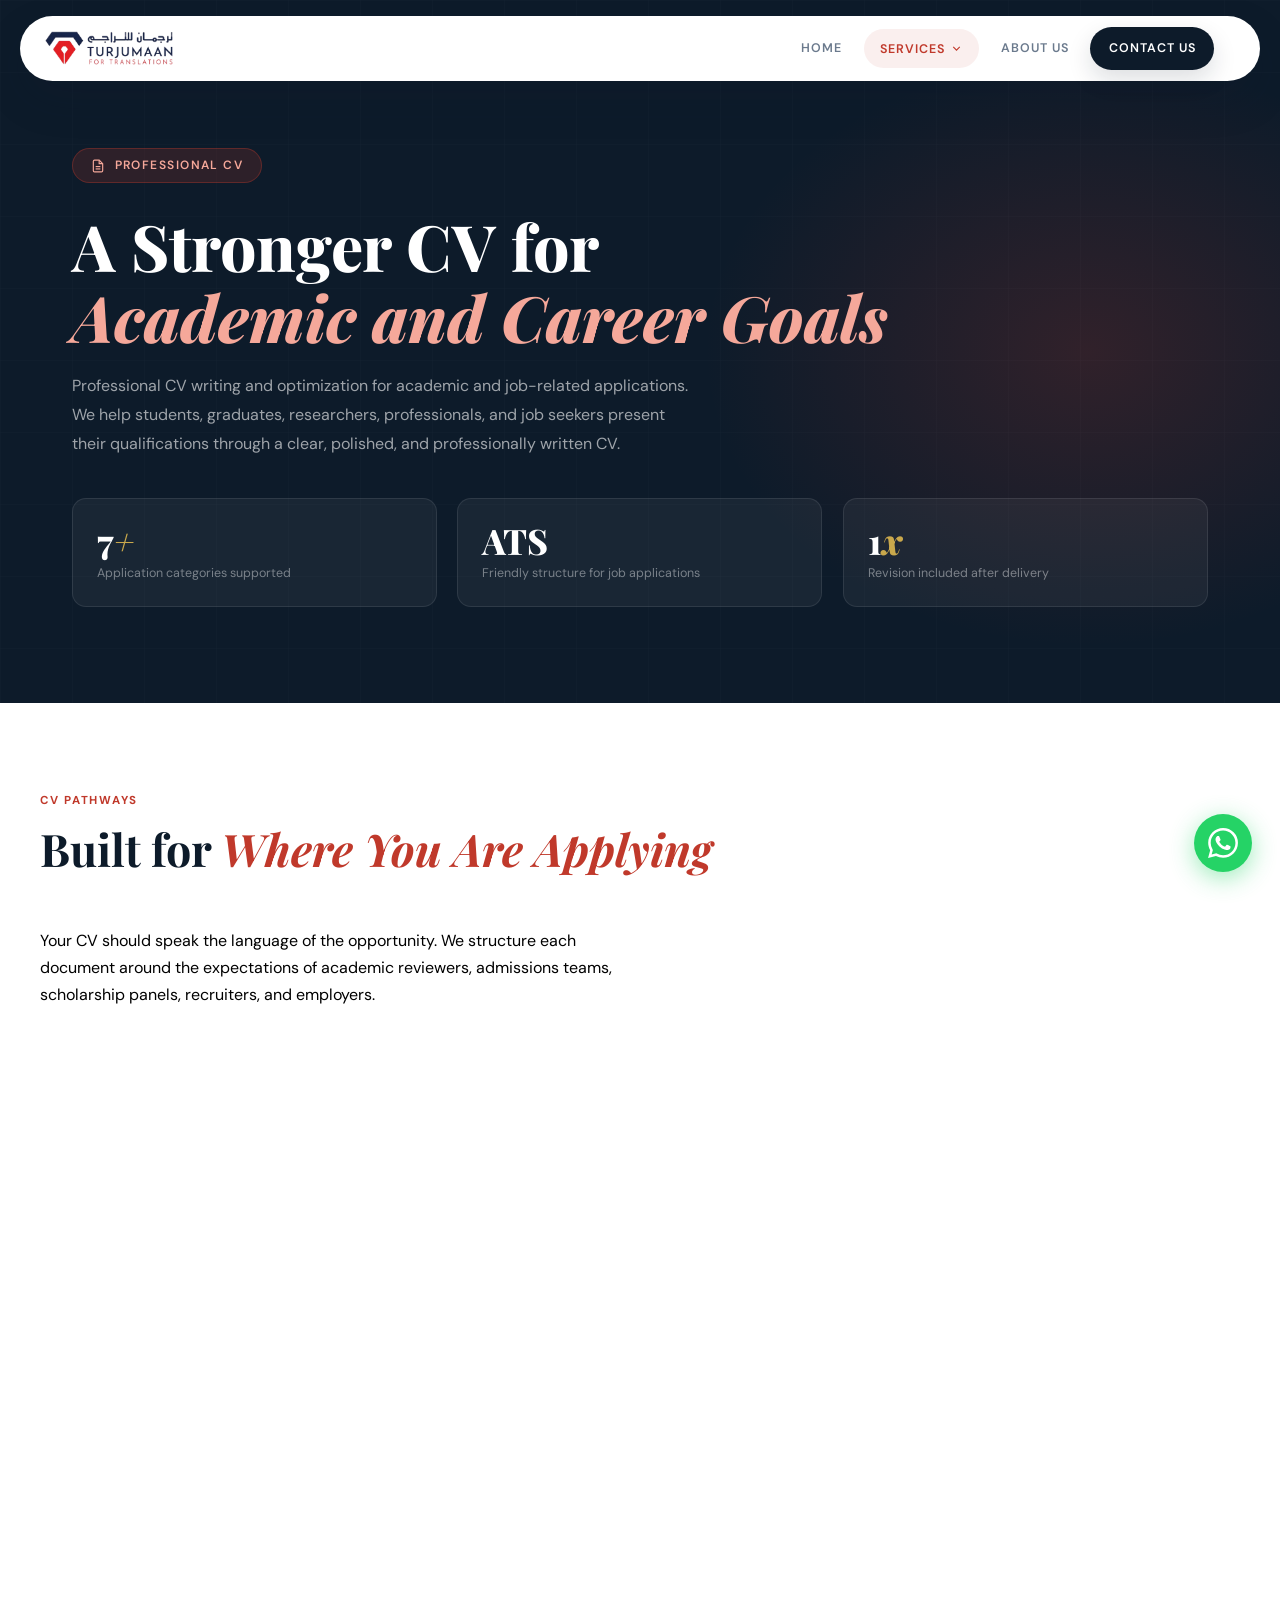
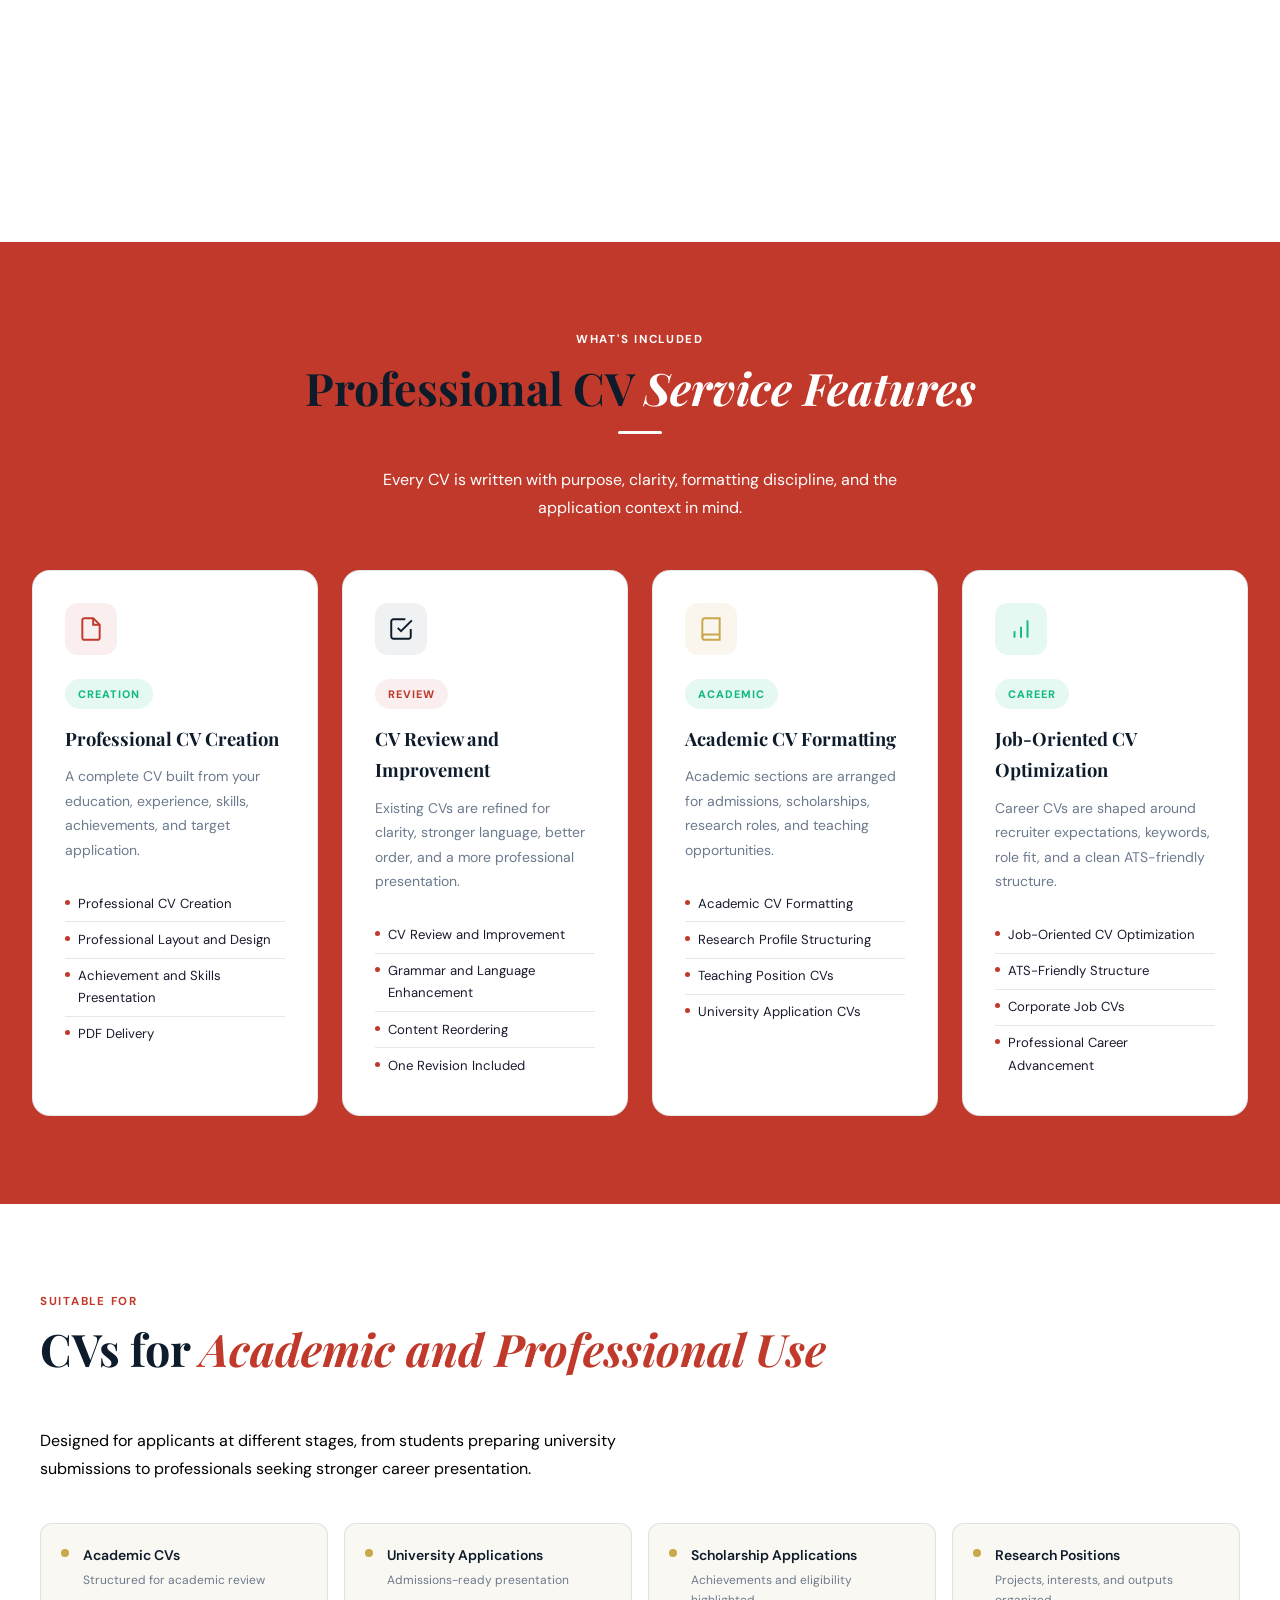
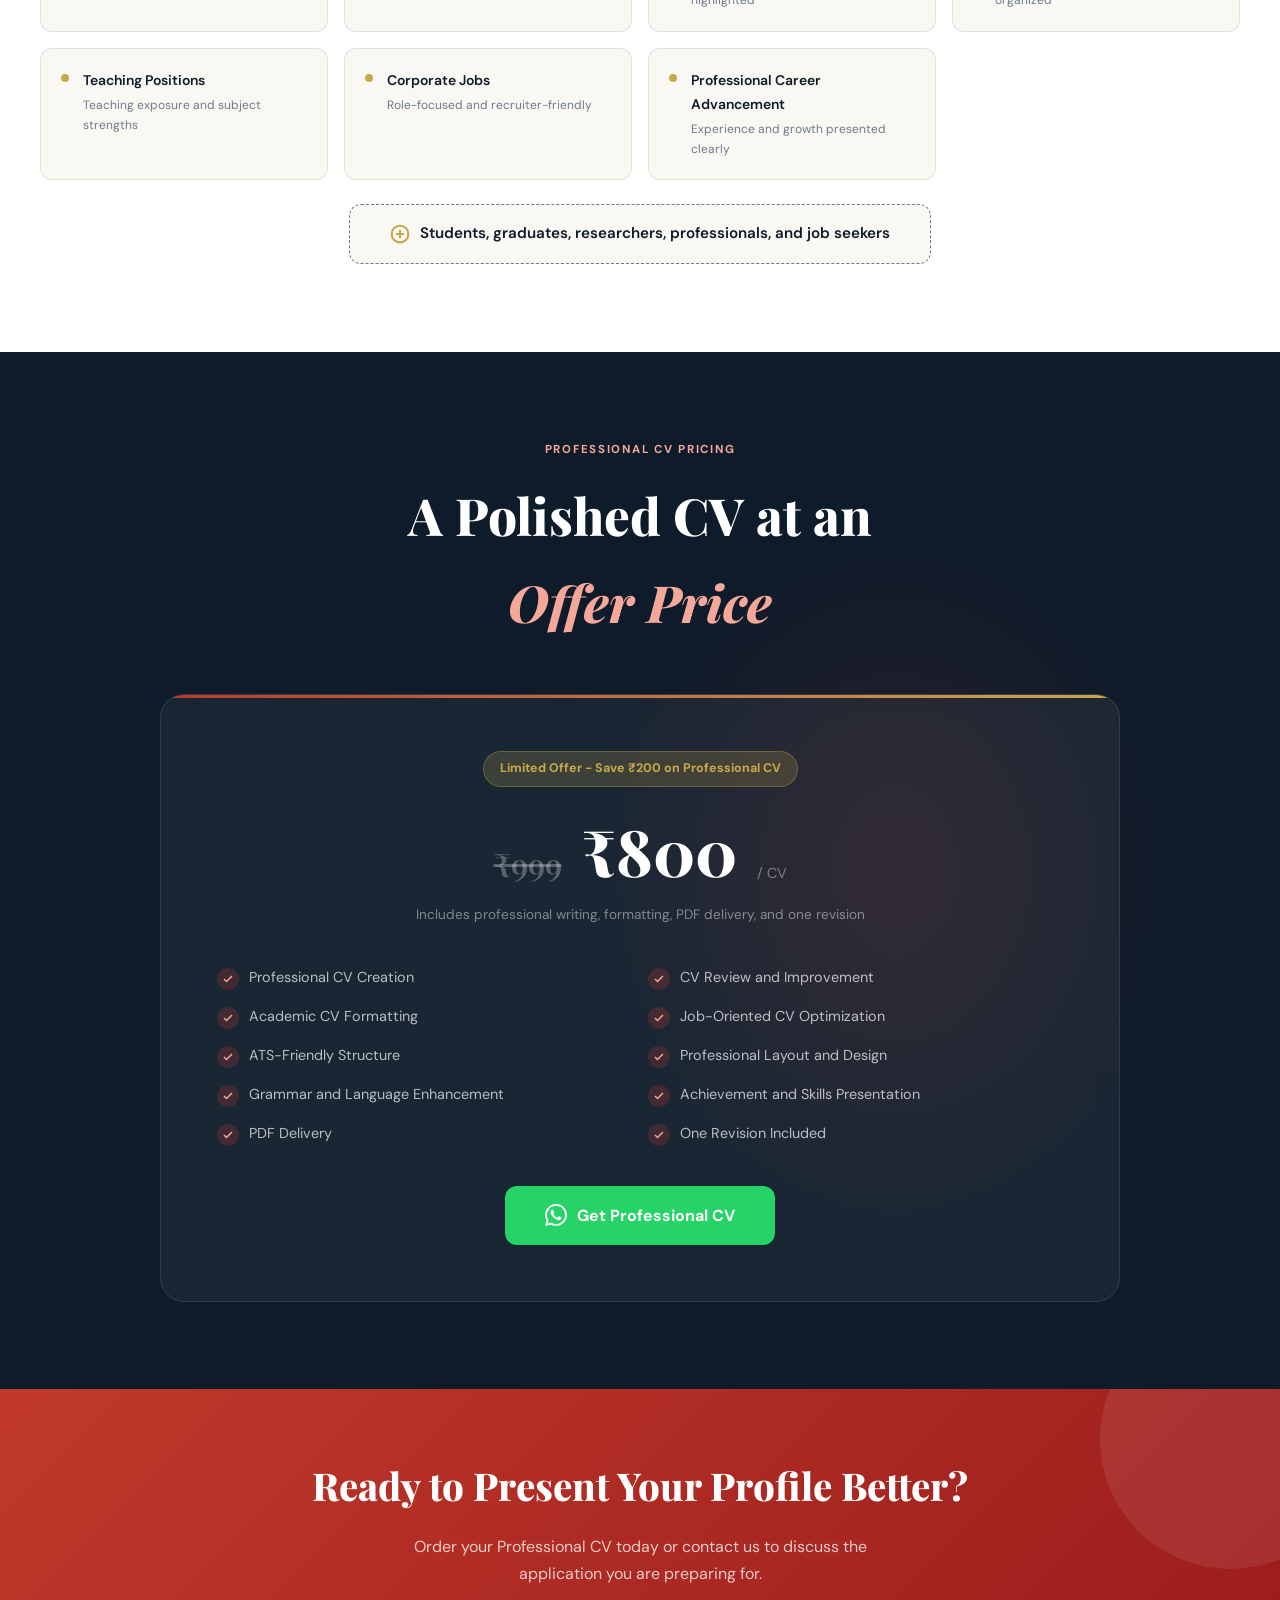
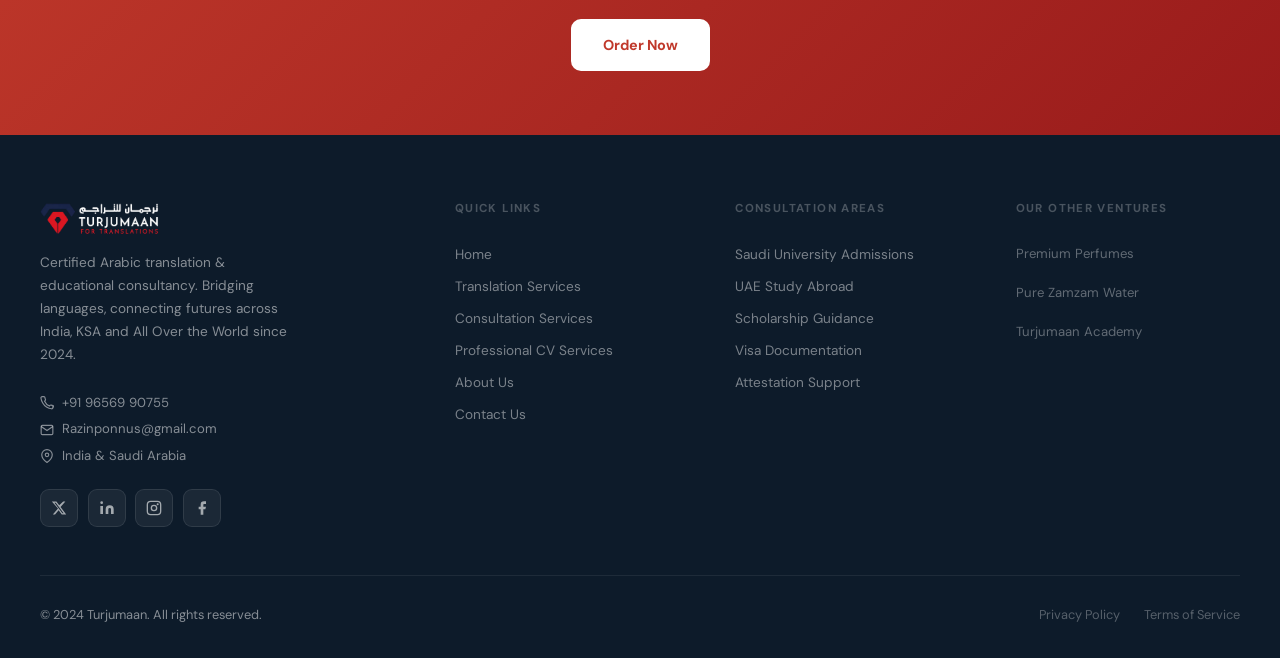
<file: professional-cv.html>
<!DOCTYPE html>
<html lang="en">
<head>
<meta charset="UTF-8">
<meta name="viewport" content="width=device-width, initial-scale=1.0">
<title>Professional CV Writing & Optimization Service | Turjumaan</title>
<meta name="description" content="Professional CV writing and optimization for academic, university, scholarship, research, teaching, corporate, and career applications. Offer price ₹800.">
<meta name="robots" content="index, follow">
<link rel="canonical" href="https://turjumaan.com/professional-cv">
<meta property="og:type" content="website">
<meta property="og:site_name" content="Turjumaan">
<meta property="og:title" content="Professional CV Writing & Optimization Service | Turjumaan">
<meta property="og:description" content="Professional CV writing and optimization for academic and job-related applications. Well-structured, ATS-friendly, and professionally written CVs from ₹800.">
<meta property="og:url" content="https://turjumaan.com/professional-cv">
<meta property="og:image" content="https://turjumaan.com/Turjuman-logo.webp">
<meta property="og:image:alt" content="Turjumaan professional CV writing and optimization service logo">
<meta property="og:locale" content="en_US">
<meta name="twitter:card" content="summary_large_image">
<meta name="twitter:title" content="Professional CV Writing & Optimization Service | Turjumaan">
<meta name="twitter:description" content="Professional CV creation, review, formatting, ATS-friendly optimization, and one revision included. Offer price ₹800.">
<meta name="twitter:image" content="https://turjumaan.com/Turjuman-logo.webp">
<script type="application/ld+json">
{
  "@context": "https://schema.org",
  "@type": "BreadcrumbList",
  "itemListElement": [
    {
      "@type": "ListItem",
      "position": 1,
      "name": "Home",
      "item": "https://turjumaan.com/"
    },
    {
      "@type": "ListItem",
      "position": 2,
      "name": "Professional CV",
      "item": "https://turjumaan.com/professional-cv"
    }
  ]
}
</script>
<script type="application/ld+json">
{
  "@context": "https://schema.org",
  "@type": "Service",
  "name": "Professional CV Writing & Optimization Service",
  "provider": {
    "@type": "ProfessionalService",
    "name": "Turjumaan",
    "url": "https://turjumaan.com/"
  },
  "description": "Professional CV creation, review, formatting, ATS-friendly optimization for academic, university, scholarship, research, teaching, corporate, and career applications.",
  "areaServed": ["India", "Saudi Arabia", "Worldwide"],
  "hasOfferCatalog": {
    "@type": "OfferCatalog",
    "name": "CV Writing Services",
    "itemListElement": [
      {
        "@type": "Offer",
        "itemOffered": {
          "@type": "Service",
          "name": "Professional CV Writing (New CV creation)"
        },
        "price": "800",
        "priceCurrency": "INR"
      },
      {
        "@type": "Offer",
        "itemOffered": {
          "@type": "Service",
          "name": "CV Review & Optimization"
        },
        "price": "500",
        "priceCurrency": "INR"
      }
    ]
  },
  "aggregateRating": {
    "@type": "AggregateRating",
    "ratingValue": "4.7",
    "ratingCount": "28",
    "bestRating": "5",
    "worstRating": "1"
  }
}
</script>
<link rel="icon" href="profile-logo.webp" type="image/webp">
<link rel="apple-touch-icon" href="Turjuman-logo.webp">
<meta name="theme-color" content="#0D1B2A">
<meta name="color-scheme" content="light">
<link rel="preconnect" href="https://fonts.googleapis.com">
<link href="https://fonts.googleapis.com/css2?family=Playfair+Display:ital,wght@0,400;0,600;0,800;1,400;1,600&family=DM+Sans:wght@300;400;500;600&display=swap" rel="stylesheet">
<style>
*,*::before,*::after{box-sizing:border-box;margin:0;padding:0}
:root{
  --navy:#0D1B2A;--navy2:#162234;--crimson:#C0392B;--crimson2:#E74C3C;--gold:#C9A84C;
  --cream:#FAF8F2;--cream2:#F2EDE3;--text:#1A1A2E;--muted:#6B7A8D;--border:rgba(13,27,42,.1);--white:#fff;
  --nav-surface:rgba(255,252,248,.92);--nav-border:rgba(255,255,255,.65);--nav-shadow:0 18px 45px rgba(13,27,42,.12);--toggle-bg:rgba(13,27,42,.04);
  --ff-display:'Playfair Display',Georgia,serif;--ff-body:'DM Sans',sans-serif;--ease:cubic-bezier(.4,0,.2,1);--t:.3s;
}
html{scroll-behavior:smooth}
.reveal{opacity:0;transform:translateY(26px);transition:opacity .8s var(--ease),transform .8s var(--ease);will-change:opacity,transform}
.reveal.visible{opacity:1;transform:translateY(0)}
body{font-family:var(--ff-body);background:var(--cream);color:var(--text);overflow-x:hidden;line-height:1.7}
a{color:inherit;text-decoration:none}
img{max-width:100%;display:block;border-radius:0px}
/* NAV */
.nav{position:fixed;top:0;left:0;right:0;z-index:999;padding:1rem 1rem 0;background:transparent;transition:box-shadow var(--t) var(--ease)}
.nav.scrolled .nav-inner{box-shadow:var(--nav-shadow)}
.nav-inner{max-width:1240px;margin:0 auto;min-height:65px;padding:0 1.5rem;display:flex;align-items:center;justify-content:space-between;gap:1rem;background:var(--white);backdrop-filter:blur(18px);-webkit-backdrop-filter:blur(18px);border:1px solid var(--nav-border);border-radius:999px;box-shadow:var(--nav-shadow)}
.nav-brand{display:inline-flex;align-items:center;flex-shrink:0}
.nav-brand img{height:35px;width:auto;display:block}
.nav-brand span{color:var(--crimson)}
.nav-links{display:flex;align-items:center;gap:.35rem;margin-left:auto}
.nav-links a{font-size:.78rem;font-weight:600;letter-spacing:.08em;text-transform:uppercase;color:var(--muted);padding:.7rem 1rem;border-radius:999px;transition:color var(--t),background var(--t),transform var(--t)}
.nav-links a:hover,.nav-links a.active{color:var(--crimson);background:rgba(192,57,43,.08)}
.nav-cta{background:var(--navy)!important;color:var(--white)!important;border-radius:999px!important;padding:.7rem 1.15rem!important;box-shadow:0 10px 24px rgba(13,27,42,.14)}
.nav-cta:hover{background:var(--crimson)!important;color:var(--white)!important}
.nav-actions{display:flex;align-items:center;gap:.7rem;margin-left:.3rem}
.hamburger{width:44px;height:44px;border-radius:50%;display:inline-flex;align-items:center;justify-content:center;cursor:pointer;transition:transform var(--t),background var(--t),border-color var(--t),color var(--t)}
.hamburger:hover{transform:translateY(-1px)}
.hamburger{display:none;flex-direction:column;gap:5px;background:var(--toggle-bg);border:1px solid rgba(13,27,42,.08);padding:0}
.hamburger span{display:block;width:18px;height:2px;background:var(--navy);border-radius:2px}
.mob-menu{display:none;position:fixed;top:92px;left:50%;transform:translateX(-50%);width:min(1240px,calc(100% - 2rem));background:var(--nav-surface);border:1px solid var(--nav-border);border-radius:28px;box-shadow:var(--nav-shadow);backdrop-filter:blur(18px);-webkit-backdrop-filter:blur(18px);z-index:998;flex-direction:column;padding:1rem}
.mob-menu.open{display:flex}
.mob-menu a{padding:.85rem 1.25rem;font-weight:500;color:var(--text);border-radius:8px;transition:background var(--t)}
.mob-menu a:hover{background:var(--cream2)}
.nav-service-group{position:relative;display:flex;align-items:center}
.nav-service-toggle{font-family:var(--ff-body);font-size:.78rem;font-weight:600;letter-spacing:.08em;text-transform:uppercase;color:var(--muted);padding:.7rem 1rem;border-radius:999px;transition:color var(--t),background var(--t),transform var(--t);border:0;background:transparent;cursor:pointer;display:inline-flex;align-items:center;gap:.35rem}
.nav-service-toggle:hover,.nav-service-toggle.active,.nav-service-group:focus-within .nav-service-toggle{color:var(--crimson);background:rgba(192,57,43,.08)}
.nav-service-toggle svg{width:13px;height:13px;transition:transform var(--t)}
.nav-service-group:hover .nav-service-toggle svg,.nav-service-group:focus-within .nav-service-toggle svg{transform:rotate(180deg)}
.nav-dropdown{position:absolute;top:calc(100% + .55rem);left:0;min-width:220px;background:var(--white);border:1px solid var(--nav-border);border-radius:16px;box-shadow:var(--nav-shadow);padding:.55rem;opacity:0;visibility:hidden;transform:translateY(8px);transition:opacity var(--t),visibility var(--t),transform var(--t);z-index:1000}
.nav-service-group:hover .nav-dropdown,.nav-service-group:focus-within .nav-dropdown{opacity:1;visibility:visible;transform:translateY(0)}
.nav-dropdown a{display:block;border-radius:10px;padding:.75rem .9rem;letter-spacing:.04em;text-transform:none;font-size:.86rem;color:var(--text)}
.nav-dropdown a:hover,.nav-dropdown a.active{color:var(--crimson);background:rgba(192,57,43,.08)}
.mob-services-toggle{width:100%;font-family:var(--ff-body);font-size:1rem;border:0;background:transparent;padding:.85rem 1.25rem;font-weight:600;color:var(--text);border-radius:8px;display:flex;align-items:center;justify-content:space-between;cursor:pointer;transition:background var(--t),color var(--t)}
.mob-services-toggle:hover,.mob-services-toggle.active{background:var(--cream2);color:var(--crimson)}
.mob-services-toggle svg{width:16px;height:16px;transition:transform var(--t)}
.mob-services-toggle.open svg{transform:rotate(180deg)}
.mob-submenu{display:none;flex-direction:column;margin:.15rem 0 .35rem;padding:.35rem;background:rgba(13,27,42,.035);border-radius:12px}
.mob-submenu.open{display:flex}
.mob-submenu a{padding:.72rem 1.1rem .72rem 1.6rem;font-size:.95rem;color:var(--muted)}
.mob-menu a.active,.mob-submenu a.active{background:rgba(192,57,43,.08);color:var(--crimson)}

/* PAGE HERO */
.page-hero{padding-top:68px;background:var(--navy);position:relative;overflow:hidden}
.hero-mesh{position:absolute;inset:0;background:radial-gradient(ellipse 50% 70% at 85% 50%,rgba(192,57,43,.2) 0%,transparent 60%);pointer-events:none}
.hero-grid{position:absolute;inset:0;opacity:.025;background-image:linear-gradient(rgba(255,255,255,.6) 1px,transparent 1px),linear-gradient(90deg,rgba(255,255,255,.6) 1px,transparent 1px);background-size:72px 72px}
.hero-content{position:relative;z-index:2;max-width:1200px;margin:0 auto;padding:5rem 2rem 6rem}
.hero-pill{display:inline-flex;align-items:center;gap:8px;background:rgba(192,57,43,.18);border:1px solid rgba(192,57,43,.35);color:#f5a89a;font-size:.75rem;font-weight:600;letter-spacing:.12em;text-transform:uppercase;padding:.4rem 1.1rem;border-radius:100px;margin-bottom:1.75rem}
.hero-h1{font-family:var(--ff-display);font-size:clamp(2.4rem,5vw,4.5rem);font-weight:800;color:var(--white);line-height:1.1;margin-bottom:1.25rem}
.hero-h1 em{font-style:italic;color:#f5a89a}
.hero-sub{font-size:1rem;color:rgba(255,255,255,.6);line-height:1.8;max-width:620px;margin-bottom:2.5rem}
.outcome-strip{display:grid;grid-template-columns:repeat(3,1fr);gap:1.25rem;margin-top:1rem}
.outcome-card{background:rgba(255,255,255,.05);border:1px solid rgba(255,255,255,.09);border-radius:14px;padding:1.5rem;transition:background var(--t)}
.outcome-card:hover{background:rgba(255,255,255,.08)}
.outcome-num{font-family:var(--ff-display);font-size:2.2rem;font-weight:800;color:var(--white);line-height:1}
.outcome-num span{color:var(--gold);font-style:italic}
.outcome-label{font-size:.78rem;color:rgba(255,255,255,.42);margin-top:.4rem;line-height:1.4}

/* SECTION COMMONS */
section{padding:5.5rem 2rem}
.container{max-width:1200px;margin:0 auto}
.eyebrow{font-size:.72rem;font-weight:700;letter-spacing:.15em;text-transform:uppercase;color:var(--crimson);margin-bottom:.75rem}
.section-title{font-family:var(--ff-display);font-size:clamp(1.8rem,3.5vw,2.8rem);font-weight:700;color:var(--navy);line-height:1.18;margin-bottom:1rem}
.section-title em{font-style:italic;color:var(--crimson)}
.section-sub{font-size:1rem;color:var(--white);line-height:1.75;max-width:580px}
.section-sub-1{font-size:1rem;color:black;height:75;max-width:580px}

.divider{width:44px;height:3px;background:white;border-radius:2px;margin-bottom:2rem}
.divider.center{margin-left:auto;margin-right:auto}
.text-center{text-align:center}
.text-center .section-sub{margin:0 auto}
.eyebrow-1{font-size:.72rem;font-weight:700;letter-spacing:.15em;text-transform:uppercase;color:var(--white);margin-bottom:.75rem}


/* PATHWAYS */
.pathways-section{background:var(--white)}
.pathways-grid{display:grid;grid-template-columns:1fr 1fr;gap:2rem;margin-top:3rem}
.pathway-card{border-radius:22px;overflow:hidden;position:relative}
.pathway-card-img { height: 380px; overflow: hidden; position: relative; } /* Increased height from 240px to 380px */
.pathway-card-img img { width: 100%; height: 100%; object-fit: cover; object-position: center; transition: transform .6s var(--ease); }
.pathway-card:hover .pathway-card-img img{transform:scale(1.04)}
.pathway-card-img-fallback{height:100%;background:linear-gradient(135deg,var(--navy) 0%,var(--navy2) 100%);display:flex;align-items:center;justify-content:center}
.pathway-card-img-fallback .big-icon{font-size:4rem}
.pathway-card-body{background:var(--white);border:1px solid var(--border);border-top:none;border-radius:0 0 22px 22px;padding:2rem}
.pathway-label{display:inline-flex;align-items:center;gap:6px;font-size:.72rem;font-weight:700;letter-spacing:.1em;text-transform:uppercase;color:var(--crimson);background:rgba(192,57,43,.08);padding:.35rem .85rem;border-radius:100px;margin-bottom:1rem}
.pathway-title{font-family:var(--ff-display);font-size:1.3rem;font-weight:700;color:var(--navy);margin-bottom:.65rem}
.pathway-desc{font-size:.875rem;color:var(--muted);line-height:1.75;margin-bottom:1.25rem}
.pathway-tags{display:flex;flex-wrap:wrap;gap:.5rem}
.pathway-tag{font-size:.72rem;font-weight:600;background:var(--cream2);color:var(--navy);padding:.3rem .75rem;border-radius:8px}

/* VERTICALS (NEW 4-GRID LAYOUT WITH BADGES) */
.verticals-section{background:var(--crimson)}
.vert-grid{display:grid;grid-template-columns:repeat(4, 1fr);gap:1.5rem;margin-top:3rem}
.vert-card{background:var(--white);border:1px solid var(--border);border-radius:18px;padding:2rem;transition:all var(--t) var(--ease);display:flex;flex-direction:column;height:100%;}
.vert-card:hover{border-color:rgba(192,57,43,.2);box-shadow:0 16px 48px rgba(13,27,42,.09);transform:translateY(-5px)}

/* Geo Badge Component */
.geo-badge-wrap { margin-bottom: 0.85rem; }
.geo-badge { display: inline-block; font-size: 0.68rem; font-weight: 800; text-transform: uppercase; letter-spacing: 0.1em; padding: 0.35rem 0.8rem; border-radius: 100px; }
.geo-badge.global { background: rgba(16, 185, 129, 0.1); color: #10B981; }
.geo-badge.india { background: rgba(192, 57, 43, 0.08); color: var(--crimson); }

.vert-icon{width:52px;height:52px;border-radius:13px;display:flex;align-items:center;justify-content:center;margin-bottom:1.5rem;flex-shrink:0;}
.vert-icon svg{width:26px;height:26px}
.vert-title{font-family:var(--ff-display);font-size:1.15rem;font-weight:700;color:var(--navy);margin-bottom:.65rem}
.vert-desc{font-size:.875rem;color:var(--muted);line-height:1.75;margin-bottom:1.5rem}
.vert-list-wrap{flex-grow:1;}
.vert-list{list-style:none;padding:0;margin:0;}
.vert-list li{font-size:.82rem;color:var(--text);padding:.4rem 0;display:flex;align-items:flex-start;gap:8px;border-bottom:1px solid var(--border)}
.vert-list li:last-child{border-bottom:none}
.vert-list li::before{content:'';width:5px;height:5px;border-radius:50%;background:var(--crimson);flex-shrink:0;margin-top:7px}

/* SCHOLARSHIPS */
.scholarships-section{background:var(--white)}
.scholar-grid{display:grid;grid-template-columns:repeat(auto-fill,minmax(240px,1fr));gap:1rem;margin-top:2.5rem}
.scholar-item{background:var(--cream);border:1px solid var(--border);border-radius:12px;padding:1.25rem;display:flex;align-items:flex-start;gap:.875rem;transition:all var(--t)}
.scholar-item:hover{border-color:rgba(201,168,76,.4);background:rgba(201,168,76,.04)}
.scholar-dot{width:8px;height:8px;border-radius:50%;background:var(--gold);flex-shrink:0;margin-top:5px}
.scholar-name{font-size:.875rem;font-weight:600;color:var(--navy)}
.scholar-uni{font-size:.75rem;color:var(--muted);margin-top:2px}
/* SPECIAL "+ MORE" CARD (Centered & Color Matched) */
.scholar-more {
  grid-column: 1 / -1; /* Forces it to span across all columns */
  justify-self: center; /* Centers it perfectly in the middle */
  background: var(--cream); /* Matches the background of the other cards */
  border: 1.5px dashed var(--muted); /* Subtle grey/blue dashed border */
  border-radius: 12px;
  padding: 1rem 2.5rem; /* Wider pill shape */
  display: flex;
  align-items: center;
  justify-content: center;
  gap: 10px;
  transition: all var(--t);
  margin-top: 0.5rem;
}
.scholar-more:hover {
  border-color: var(--gold);
  background: rgba(201, 168, 76, 0.08); /* Subtle gold tint on hover */
  transform: translateY(-3px);
  box-shadow: 0 10px 20px rgba(13,27,42,0.05);
}
.scholar-more span {
  font-family: var(--ff-body); /* Changed to match the body text of other cards */
  font-size: 0.95rem;
  font-weight: 600;
  color: var(--navy);
}
.scholar-more svg {
  width: 20px;
  height: 20px;
  color: var(--gold); /* Matches the gold dots on the other cards */
}

/* PRICING */
.pricing-section{background:var(--navy);position:relative;overflow:hidden}
.pricing-bg{position:absolute;inset:0;background:radial-gradient(ellipse 40% 60% at 70% 50%,rgba(192,57,43,.15),transparent 60%);pointer-events:none}
.pricing-inner{position:relative;z-index:1;max-width:960px;margin:0 auto;text-align:center}
.pricing-eyebrow{font-size:.72rem;font-weight:700;letter-spacing:.15em;text-transform:uppercase;color:#f5a89a;margin-bottom:.75rem}
.pricing-title{font-family:var(--ff-display);font-size:clamp(2rem,4vw,3.2rem);font-weight:800;color:var(--white);margin-bottom:1rem}
.pricing-title em{font-style:italic;color:#f5a89a}
.pricing-card{background:rgba(255,255,255,.05);border:1px solid rgba(255,255,255,.1);border-radius:24px;padding:3.5rem;margin-top:3rem;position:relative;backdrop-filter:blur(10px);overflow:hidden}
.pricing-card::before{content:'';position:absolute;top:0;left:0;right:0;height:3px;background:linear-gradient(90deg,var(--crimson),var(--gold));}
.save-badge{display:inline-flex;align-items:center;gap:6px;background:rgba(201,168,76,.2);border:1px solid rgba(201,168,76,.3);color:var(--gold);font-size:.78rem;font-weight:700;padding:.4rem 1rem;border-radius:100px;margin-bottom:2rem}
.price-compare{display:flex;align-items:baseline;gap:1.25rem;justify-content:center;margin-bottom:.75rem;flex-wrap:wrap}
.price-old{font-family:var(--ff-display);font-size:2rem;font-weight:600;text-decoration:line-through;color:rgba(255,255,255,.28)}
.price-new{font-family:var(--ff-display);font-size:4rem;font-weight:800;color:var(--white);line-height:1}
.price-per{font-size:.9rem;color:rgba(255,255,255,.4);align-self:flex-end;padding-bottom:.4rem}
.pricing-features{display:grid;grid-template-columns:repeat(2,1fr);gap:1rem;margin:2.5rem 0;text-align:left}
.pf-row{display:flex;align-items:flex-start;gap:10px;font-size:.9rem;color:rgba(255,255,255,.7);line-height:1.5}
.pf-check{width:22px;height:22px;border-radius:50%;background:rgba(192,57,43,.25);display:flex;align-items:center;justify-content:center;flex-shrink:0;margin-top:1px}
.pf-check svg{width:12px;height:12px;color:#f5a89a}
.wa-btn{display:inline-flex;align-items:center;gap:10px;background:#25D366;color:var(--white);padding:1rem 2.5rem;border-radius:12px;font-size:1rem;font-weight:700;font-family:var(--ff-body);transition:all var(--t) var(--ease);border:none;cursor:pointer}
.wa-btn:hover{background:#1ebe5d;transform:translateY(-2px);box-shadow:0 12px 32px rgba(37,211,102,.35)}
.wa-btn svg{width:22px;height:22px}

/* INTERSTITIAL */
.interstitial{background:linear-gradient(135deg,var(--crimson) 0%,#991b1b 100%);text-align:center;padding:4rem 2rem;position:relative;overflow:hidden}
.interstitial::before{content:'';position:absolute;top:-80px;right:-80px;width:260px;height:260px;border-radius:50%;background:rgba(255,255,255,.08)}
.interstitial-inner{position:relative;z-index:1}
.interstitial-title{font-family:var(--ff-display);font-size:clamp(1.5rem,3vw,2.4rem);font-weight:800;color:var(--white);margin-bottom:.875rem}
.interstitial-sub{font-size:1rem;color:rgba(255,255,255,.75);margin-bottom:2rem;max-width:480px;margin-left:auto;margin-right:auto}
.btn-white{display:inline-flex;align-items:center;gap:8px;background:var(--white);color:var(--crimson);padding:.85rem 2rem;border-radius:10px;font-weight:700;font-size:.9rem;font-family:var(--ff-body);transition:all var(--t) var(--ease)}
.btn-white:hover{transform:translateY(-2px);box-shadow:0 10px 28px rgba(0,0,0,.2)}

/* FOOTER */
footer{background:var(--navy);color:rgba(255,255,255,.5);padding:4rem 2rem 2rem}
.footer-inner{max-width:1200px;margin:0 auto}
.footer-grid{display:grid;grid-template-columns:1.6fr 1fr 1fr 1fr;gap:3.5rem;margin-bottom:3rem}
.footer-brand-name{font-family:var(--ff-display);font-size:1.5rem;font-weight:800;color:var(--white);margin-bottom:.75rem}
.footer-brand-name img{width:auto;height:40px;display:block}
.footer-brand-name span{color:var(--crimson)}
.footer-tagline{font-size:.85rem;line-height:1.7;max-width:260px;margin-bottom:1.5rem}
.footer-nap{font-size:.82rem;line-height:2}
.footer-col-title{font-size:.72rem;font-weight:700;letter-spacing:.12em;text-transform:uppercase;color:rgba(255,255,255,.25);margin-bottom:1.25rem}
.footer-link{display:block;font-size:.85rem;color:rgba(255,255,255,.45);padding:.28rem 0;transition:color .2s}
.footer-link:hover{color:var(--white)}
.footer-ventures{display:flex;flex-direction:column;gap:.5rem}
.footer-venture-text{font-size:.82rem;color:rgba(255,255,255,.35);padding:.28rem 0;transition:color .2s}
.footer-venture-text:hover{color:rgba(255,255,255,.65)}
.socials{display:flex;gap:.6rem;margin-top:1.25rem}
.social-btn{width:38px;height:38px;border-radius:9px;background:rgba(255,255,255,.06);border:1px solid rgba(255,255,255,.09);display:flex;align-items:center;justify-content:center;transition:all .2s}
.social-btn:hover{background:var(--crimson);border-color:var(--crimson)}
.social-btn svg{width:16px;height:16px;color:rgba(255,255,255,.6)}
.social-btn:hover svg{color:var(--white)}
.footer-bottom{border-top:1px solid rgba(255,255,255,.07);padding-top:1.75rem;display:flex;justify-content:space-between;align-items:center;flex-wrap:wrap;gap:1rem;font-size:.8rem}
.footer-legal{display:flex;gap:1.5rem}
.footer-legal a{color:rgba(255,255,255,.3);transition:color .2s}
.footer-legal a:hover{color:rgba(255,255,255,.65)}
.wa-float{position:fixed;bottom:28px;right:28px;z-index:9999;width:58px;height:58px;background:#25D366;border-radius:50%;display:flex;align-items:center;justify-content:center;box-shadow:0 6px 24px rgba(37,211,102,.45);transition:all .3s var(--ease)}
.wa-float:hover{transform:scale(1.12)}
.wa-float svg{width:30px;height:30px;color:var(--white)}

@media(max-width:1024px){
  .vert-grid{grid-template-columns:repeat(2, 1fr);}
}
@media(max-width:980px){
  .nav{padding:.8rem .75rem 0}
  .nav-inner{min-height:64px;padding:0 1rem;border-radius:28px}
  .nav-links{display:none}
  .nav-actions{margin-left:auto}
  .hamburger{display:inline-flex}
  .nav-brand img{height:32px}
}
@media(max-width:900px){
  .pathways-grid .pathway-card-img {
    height: 300px; width: 100%;
  }
  .outcome-strip{grid-template-columns:1fr 1fr}
  .pricing-features{grid-template-columns:1fr}
  .footer-grid{grid-template-columns:1fr 1fr;gap:2rem}
  .pathways-grid { grid-template-columns: 1fr !important; }
}

/* RESPONSIVE TEXT SCALING FIXES */
@media(max-width:640px){
  .hero-h1{font-size:2.4rem; margin-bottom:0.75rem}
  
  .hero-sub {font-size: 0.88rem; line-height: 1.65; margin-bottom: 2rem;}
  .section-sub {font-size: 0.88rem; line-height: 1.65;}
  .vert-card {padding: 1.5rem;}
  .pricing-card {padding: 2.5rem 1.5rem;}
  
  .outcome-strip{grid-template-columns:1fr}
  .vert-grid{grid-template-columns:1fr}
  .footer-grid{grid-template-columns:1fr}
  section{padding:4rem 1.25rem}
  .pathway-card-img { height: 240px !important; }
}
</style>
</head>
<body>

<!-- NAVIGATION -->
<nav class="nav" id="mainNav">
  <div class="nav-inner">
    <a href="/" class="nav-brand" aria-label="Turjumaan home"><img src="Turjuman-logo.webp" alt="Turjumaan logo"></a>
    <div class="nav-links">
      <a href="/">Home</a>
      <div class="nav-service-group">
        <button class="nav-service-toggle active" type="button" aria-haspopup="true" aria-expanded="false">Services <svg viewBox="0 0 24 24" fill="none" stroke="currentColor" stroke-width="2"><path d="m6 9 6 6 6-6"/></svg></button>
        <div class="nav-dropdown">
          <a href="/translation-service">Translation</a>
          <a href="/consultation-service">Consultation</a>
          <a href="/professional-cv" class="active">Professional CV</a>
        </div>
      </div>
      <a href="/about-us">About Us</a>
      <a href="/contact-us" class="nav-cta">Contact Us</a>
    </div>
    <div class="nav-actions">
      <button class="hamburger" id="ham" aria-label="Menu" type="button" aria-expanded="false"><span></span><span></span><span></span></button>
    </div>
  </div>
</nav>
<div class="mob-menu" id="mobMenu">
  <a href="/">Home</a>
  <button class="mob-services-toggle active" id="mobServicesToggle" type="button" aria-expanded="false">Services <svg viewBox="0 0 24 24" fill="none" stroke="currentColor" stroke-width="2"><path d="m6 9 6 6 6-6"/></svg></button>
  <div class="mob-submenu" id="mobServicesMenu">
    <a href="/translation-service">Translation</a>
    <a href="/consultation-service">Consultation</a>
    <a href="/professional-cv" class="active">Professional CV</a>
  </div>
  <a href="/about-us">About Us</a>
  <a href="/contact-us">Contact Us</a>
</div>
<!-- PAGE HERO -->
<div class="page-hero">
  <div class="hero-mesh"></div>
  <div class="hero-grid"></div>
  <div class="hero-content">
    <div class="hero-pill">
      <svg viewBox="0 0 24 24" fill="none" stroke="currentColor" stroke-width="2" width="14" height="14" style="margin-right:2px"><path d="M14 2H6a2 2 0 0 0-2 2v16a2 2 0 0 0 2 2h12a2 2 0 0 0 2-2V8z"/><polyline points="14 2 14 8 20 8"/><line x1="8" y1="13" x2="16" y2="13"/><line x1="8" y1="17" x2="16" y2="17"/></svg>
      Professional CV
    </div>
    <h1 class="hero-h1">A Stronger CV for<br><em>Academic and Career Goals</em></h1>
    <p class="hero-sub">Professional CV writing and optimization for academic and job-related applications. We help students, graduates, researchers, professionals, and job seekers present their qualifications through a clear, polished, and professionally written CV.</p>
    <div class="outcome-strip">
      <div class="outcome-card">
        <div class="outcome-num">7<span>+</span></div>
        <div class="outcome-label">Application categories supported</div>
      </div>
      <div class="outcome-card">
        <div class="outcome-num">ATS</div>
        <div class="outcome-label">Friendly structure for job applications</div>
      </div>
      <div class="outcome-card">
        <div class="outcome-num">1<span>x</span></div>
        <div class="outcome-label">Revision included after delivery</div>
      </div>
    </div>
  </div>
</div>

<!-- STRATEGIC PATHWAYS -->
<section class="pathways-section">
  <div class="container">
    <p class="eyebrow">CV Pathways</p>
    <h2 class="section-title">Built for <em>Where You Are Applying</em></h2>
    <div class="divider"></div>
    <p class="section-sub-1">Your CV should speak the language of the opportunity. We structure each document around the expectations of academic reviewers, admissions teams, scholarship panels, recruiters, and employers.</p>
    <div class="pathways-grid">
      <div class="pathway-card">
        <div class="pathway-card-img">
          <div class="pathway-card-img-fallback"><div class="big-icon"><svg viewBox="0 0 24 24" width="72" height="72" fill="none" stroke="rgba(255,255,255,.8)" stroke-width="1.5"><path d="M22 10v6M2 10l10-5 10 5-10 5z"/><path d="M6 12v5c3 3 9 3 12 0v-5"/></svg></div></div>
        </div>
        <div class="pathway-card-body">
          <div class="pathway-label">Academic Applications</div>
          <div class="pathway-title">Academic, University, Scholarship, and Research CVs</div>
          <p class="pathway-desc">A structured academic CV that presents education, research interests, teaching exposure, publications, projects, awards, language skills, and achievements in a format suitable for university and scholarship review.</p>
          <div class="pathway-tags">
            <span class="pathway-tag">Academic CVs</span>
            <span class="pathway-tag">University Applications</span>
            <span class="pathway-tag">Scholarships</span>
            <span class="pathway-tag">Research Positions</span>
            <span class="pathway-tag">Teaching Positions</span>
          </div>
        </div>
      </div>
      <div class="pathway-card">
        <div class="pathway-card-img">
          <div class="pathway-card-img-fallback"><div class="big-icon"><svg viewBox="0 0 24 24" width="72" height="72" fill="none" stroke="rgba(255,255,255,.8)" stroke-width="1.5"><rect x="3" y="7" width="18" height="13" rx="2"/><path d="M8 7V5a2 2 0 0 1 2-2h4a2 2 0 0 1 2 2v2"/><path d="M3 13h18"/></svg></div></div>
        </div>
        <div class="pathway-card-body">
          <div class="pathway-label">Career Applications</div>
          <div class="pathway-title">Corporate Jobs and Professional Growth</div>
          <p class="pathway-desc">A job-oriented CV that highlights experience, measurable achievements, skills, certifications, and career progression with clean formatting and recruiter-friendly language.</p>
          <div class="pathway-tags">
            <span class="pathway-tag">Corporate Jobs</span>
            <span class="pathway-tag">Fresh Graduates</span>
            <span class="pathway-tag">Career Advancement</span>
            <span class="pathway-tag">ATS-Friendly Structure</span>
          </div>
        </div>
      </div>
    </div>
  </div>
</section>

<!-- CONSULTATION VERTICALS (WITH GEO BADGES) -->
<section class="verticals-section">
  <div class="container" style="max-width: 1400px;">
    <div class="text-center">
      <p class="eyebrow-1">What's Included</p>
      <h2 class="section-title">Professional CV <em style="color: var(--white);">Service Features</em></h2>
      <div class="divider center"></div>
      <p class="section-sub">Every CV is written with purpose, clarity, formatting discipline, and the application context in mind.</p>
    </div>
    <div class="vert-grid">
      <div class="vert-card">
        <div class="vert-icon" style="background:rgba(192,57,43,.08)"><svg viewBox="0 0 24 24" fill="none" stroke="var(--crimson)" stroke-width="1.8"><path d="M14 2H6a2 2 0 0 0-2 2v16a2 2 0 0 0 2 2h12a2 2 0 0 0 2-2V8z"/><polyline points="14 2 14 8 20 8"/></svg></div>
        <div class="geo-badge-wrap"><span class="geo-badge global">Creation</span></div>
        <div class="vert-title">Professional CV Creation</div>
        <p class="vert-desc">A complete CV built from your education, experience, skills, achievements, and target application.</p>
        <div class="vert-list-wrap"><ul class="vert-list"><li>Professional CV Creation</li><li>Professional Layout and Design</li><li>Achievement and Skills Presentation</li><li>PDF Delivery</li></ul></div>
      </div>
      <div class="vert-card">
        <div class="vert-icon" style="background:rgba(13,27,42,.06)"><svg viewBox="0 0 24 24" fill="none" stroke="var(--navy)" stroke-width="1.8"><path d="M9 11l3 3L22 4"/><path d="M21 12v7a2 2 0 0 1-2 2H5a2 2 0 0 1-2-2V5a2 2 0 0 1 2-2h11"/></svg></div>
        <div class="geo-badge-wrap"><span class="geo-badge india">Review</span></div>
        <div class="vert-title">CV Review and Improvement</div>
        <p class="vert-desc">Existing CVs are refined for clarity, stronger language, better order, and a more professional presentation.</p>
        <div class="vert-list-wrap"><ul class="vert-list"><li>CV Review and Improvement</li><li>Grammar and Language Enhancement</li><li>Content Reordering</li><li>One Revision Included</li></ul></div>
      </div>
      <div class="vert-card">
        <div class="vert-icon" style="background:rgba(201,168,76,.1)"><svg viewBox="0 0 24 24" fill="none" stroke="var(--gold)" stroke-width="1.8"><path d="M4 19.5A2.5 2.5 0 0 1 6.5 17H20"/><path d="M6.5 2H20v20H6.5A2.5 2.5 0 0 1 4 19.5v-15A2.5 2.5 0 0 1 6.5 2z"/></svg></div>
        <div class="geo-badge-wrap"><span class="geo-badge global">Academic</span></div>
        <div class="vert-title">Academic CV Formatting</div>
        <p class="vert-desc">Academic sections are arranged for admissions, scholarships, research roles, and teaching opportunities.</p>
        <div class="vert-list-wrap"><ul class="vert-list"><li>Academic CV Formatting</li><li>Research Profile Structuring</li><li>Teaching Position CVs</li><li>University Application CVs</li></ul></div>
      </div>
      <div class="vert-card">
        <div class="vert-icon" style="background:rgba(16,185,129,.1)"><svg viewBox="0 0 24 24" fill="none" stroke="#10B981" stroke-width="1.8"><path d="M12 20V10"/><path d="M18 20V4"/><path d="M6 20v-6"/></svg></div>
        <div class="geo-badge-wrap"><span class="geo-badge global">Career</span></div>
        <div class="vert-title">Job-Oriented CV Optimization</div>
        <p class="vert-desc">Career CVs are shaped around recruiter expectations, keywords, role fit, and a clean ATS-friendly structure.</p>
        <div class="vert-list-wrap"><ul class="vert-list"><li>Job-Oriented CV Optimization</li><li>ATS-Friendly Structure</li><li>Corporate Job CVs</li><li>Professional Career Advancement</li></ul></div>
      </div>
    </div>
  </div>
</section>

<!-- SCHOLARSHIP PROGRAMS -->
<section class="scholarships-section">
  <div class="container">
    <p class="eyebrow">Suitable For</p>
    <h2 class="section-title">CVs for <em>Academic and Professional Use</em></h2>
    <div class="divider"></div>
    <p class="section-sub" style="color: black;" >Designed for applicants at different stages, from students preparing university submissions to professionals seeking stronger career presentation.</p>
    <div class="scholar-grid">
      <div class="scholar-item"><div class="scholar-dot"></div><div><div class="scholar-name">Academic CVs</div><div class="scholar-uni">Structured for academic review</div></div></div>
      <div class="scholar-item"><div class="scholar-dot"></div><div><div class="scholar-name">University Applications</div><div class="scholar-uni">Admissions-ready presentation</div></div></div>
      <div class="scholar-item"><div class="scholar-dot"></div><div><div class="scholar-name">Scholarship Applications</div><div class="scholar-uni">Achievements and eligibility highlighted</div></div></div>
      <div class="scholar-item"><div class="scholar-dot"></div><div><div class="scholar-name">Research Positions</div><div class="scholar-uni">Projects, interests, and outputs organized</div></div></div>
      <div class="scholar-item"><div class="scholar-dot"></div><div><div class="scholar-name">Teaching Positions</div><div class="scholar-uni">Teaching exposure and subject strengths</div></div></div>
      <div class="scholar-item"><div class="scholar-dot"></div><div><div class="scholar-name">Corporate Jobs</div><div class="scholar-uni">Role-focused and recruiter-friendly</div></div></div>
      <div class="scholar-item"><div class="scholar-dot"></div><div><div class="scholar-name">Professional Career Advancement</div><div class="scholar-uni">Experience and growth presented clearly</div></div></div>
      <div class="scholar-more"><svg viewBox="0 0 24 24" fill="none" stroke="currentColor" stroke-width="2.5" stroke-linecap="round" stroke-linejoin="round"><circle cx="12" cy="12" r="10"></circle><line x1="12" y1="8" x2="12" y2="16"></line><line x1="8" y1="12" x2="16" y2="12"></line></svg><span>Students, graduates, researchers, professionals, and job seekers</span></div>
    </div>
  </div>
</section>

<!-- PRICING MODULE -->
<section class="pricing-section">
  <div class="pricing-bg"></div>
  <div class="container">
    <div class="pricing-inner">
      <p class="pricing-eyebrow">Professional CV Pricing</p>
      <h2 class="pricing-title">A Polished CV at an<br><em>Offer Price</em></h2>
      <div class="pricing-card">
        <div class="save-badge">Limited Offer - Save ₹200 on Professional CV</div>
        <div class="price-compare">
          <span class="price-old" id="price-old" data-inr="₹999" data-sar="₹999" data-usd="₹999">₹999</span>
          <span class="price-new" id="price-new" data-inr="₹800" data-sar="₹800" data-usd="₹800">₹800</span>
          <span class="price-per">/ CV</span>
        </div>
        <p style="color:rgba(255,255,255,.45);font-size:.85rem;margin-bottom:2rem">Includes professional writing, formatting, PDF delivery, and one revision</p>
        <div class="pricing-features">
          <div class="pf-row"><div class="pf-check"><svg viewBox="0 0 24 24" fill="none" stroke="currentColor" stroke-width="3"><polyline points="20,6 9,17 4,12"/></svg></div>Professional CV Creation</div>
          <div class="pf-row"><div class="pf-check"><svg viewBox="0 0 24 24" fill="none" stroke="currentColor" stroke-width="3"><polyline points="20,6 9,17 4,12"/></svg></div>CV Review and Improvement</div>
          <div class="pf-row"><div class="pf-check"><svg viewBox="0 0 24 24" fill="none" stroke="currentColor" stroke-width="3"><polyline points="20,6 9,17 4,12"/></svg></div>Academic CV Formatting</div>
          <div class="pf-row"><div class="pf-check"><svg viewBox="0 0 24 24" fill="none" stroke="currentColor" stroke-width="3"><polyline points="20,6 9,17 4,12"/></svg></div>Job-Oriented CV Optimization</div>
          <div class="pf-row"><div class="pf-check"><svg viewBox="0 0 24 24" fill="none" stroke="currentColor" stroke-width="3"><polyline points="20,6 9,17 4,12"/></svg></div>ATS-Friendly Structure</div>
          <div class="pf-row"><div class="pf-check"><svg viewBox="0 0 24 24" fill="none" stroke="currentColor" stroke-width="3"><polyline points="20,6 9,17 4,12"/></svg></div>Professional Layout and Design</div>
          <div class="pf-row"><div class="pf-check"><svg viewBox="0 0 24 24" fill="none" stroke="currentColor" stroke-width="3"><polyline points="20,6 9,17 4,12"/></svg></div>Grammar and Language Enhancement</div>
          <div class="pf-row"><div class="pf-check"><svg viewBox="0 0 24 24" fill="none" stroke="currentColor" stroke-width="3"><polyline points="20,6 9,17 4,12"/></svg></div>Achievement and Skills Presentation</div>
          <div class="pf-row"><div class="pf-check"><svg viewBox="0 0 24 24" fill="none" stroke="currentColor" stroke-width="3"><polyline points="20,6 9,17 4,12"/></svg></div>PDF Delivery</div>
          <div class="pf-row"><div class="pf-check"><svg viewBox="0 0 24 24" fill="none" stroke="currentColor" stroke-width="3"><polyline points="20,6 9,17 4,12"/></svg></div>One Revision Included</div>
        </div>
        <a href="https://wa.me/919656990755?text=Hi%20Turjumaan%2C%20I%20want%20to%20order%20a%20Professional%20CV." target="_blank" rel="noopener" class="wa-btn">
          <svg viewBox="0 0 24 24" fill="currentColor"><path d="M17.472 14.382c-.297-.149-1.758-.867-2.03-.967-.273-.099-.471-.148-.67.15-.197.297-.767.966-.94 1.164-.173.199-.347.223-.644.075-.297-.15-1.255-.463-2.39-1.475-.883-.788-1.48-1.761-1.653-2.059-.173-.297-.018-.458.13-.606.134-.133.298-.347.446-.52.149-.174.198-.298.298-.497.099-.198.05-.371-.025-.52-.075-.149-.669-1.612-.916-2.207-.242-.579-.487-.5-.669-.51-.173-.008-.371-.01-.57-.01-.198 0-.52.074-.792.372-.272.297-1.04 1.016-1.04 2.479 0 1.462 1.065 2.875 1.213 3.074.149.198 2.096 3.2 5.077 4.487.709.306 1.262.489 1.694.625.712.227 1.36.195 1.871.118.571-.085 1.758-.719 2.006-1.413.248-.694.248-1.289.173-1.413-.074-.124-.272-.198-.57-.347m-5.421 7.403h-.004a9.87 9.87 0 01-5.031-1.378l-.361-.214-3.741.982.998-3.648-.235-.374a9.86 9.86 0 01-1.51-5.26c.001-5.45 4.436-9.884 9.888-9.884 2.64 0 5.122 1.03 6.988 2.898a9.825 9.825 0 012.893 6.994c-.003 5.45-4.437 9.884-9.885 9.884m8.413-18.297A11.815 11.815 0 0012.05 0C5.495 0 .16 5.335.157 11.892c0 2.096.547 4.142 1.588 5.945L.057 24l6.305-1.654a11.882 11.882 0 005.683 1.448h.005c6.554 0 11.89-5.335 11.893-11.893a11.821 11.821 0 00-3.48-8.413z"/></svg>
          Get Professional CV
        </a>
      </div>
    </div>
  </div>
</section>

<!-- INTERSTITIAL -->
<div class="interstitial">
  <div class="interstitial-inner">
    <h2 class="interstitial-title">Ready to Present Your Profile Better?</h2>
    <p class="interstitial-sub">Order your Professional CV today or contact us to discuss the application you are preparing for.</p>
    <a href="https://wa.me/919656990755?text=Hi%20Turjumaan%2C%20I%20want%20to%20order%20a%20Professional%20CV." class="btn-white">Order Now</a>
  </div>
</div>
<!-- FOOTER -->
<footer>
  <div class="footer-inner">
    <div class="footer-grid">
      <div>
        <div class="footer-brand-name"><img src="Turjuman-logo1.webp" alt="Turjumaan logo"></div>
        <p class="footer-tagline">Certified Arabic translation & educational consultancy. Bridging languages, connecting futures across India, KSA and All Over the World since 2024.</p>
        <div class="footer-nap">
  <div style="display:flex; align-items:center; gap:8px;">
    <svg viewBox="0 0 24 24" fill="none" stroke="currentColor" stroke-width="2" width="14" height="14"><path d="M22 16.92v3a2 2 0 0 1-2.18 2 19.79 19.79 0 0 1-8.63-3.07A19.5 19.5 0 0 1 4.69 12 19.79 19.79 0 0 1 1.61 3.4 2 2 0 0 1 3.6 1.21h3a2 2 0 0 1 2 1.72 12.84 12.84 0 0 0 .7 2.81 2 2 0 0 1-.45 2.11L7.91 8.84a16 16 0 0 0 8.25 8.25l.95-.95a2 2 0 0 1 2.11-.45 12.84 12.84 0 0 0 2.81.7 2 2 0 0 1 1.73 1.99z"/></svg>
    +91 96569 90755
  </div>
  <div style="display:flex; align-items:center; gap:8px;">
    <svg viewBox="0 0 24 24" fill="none" stroke="currentColor" stroke-width="2" width="14" height="14"><path d="M4 4h16c1.1 0 2 .9 2 2v12c0 1.1-.9 2-2 2H4c-1.1 0-2-.9-2-2V6c0-1.1.9-2 2-2z"/><polyline points="22,6 12,13 2,6"/></svg>
    Razinponnus@gmail.com
  </div>
  <div style="display:flex; align-items:center; gap:8px;">
    <svg viewBox="0 0 24 24" fill="none" stroke="currentColor" stroke-width="2" width="14" height="14"><path d="M21 10c0 7-9 13-9 13s-9-6-9-13a9 9 0 0 1 18 0z"/><circle cx="12" cy="10" r="3"/></svg>
    India & Saudi Arabia
  </div>
</div>
        <div class="socials">
          <a href="#" class="social-btn" rel="noopener" aria-label="Twitter"><svg viewBox="0 0 24 24" fill="currentColor"><path d="M18.244 2.25h3.308l-7.227 8.26 8.502 11.24H16.17l-4.714-6.231-5.401 6.231H2.744l7.73-8.835L1.254 2.25H8.08l4.259 5.635L18.244 2.25zm-1.161 17.52h1.833L7.084 4.126H5.117z"/></svg></a>
          <a href="#" class="social-btn" rel="noopener" aria-label="LinkedIn"><svg viewBox="0 0 24 24" fill="currentColor"><path d="M16 8a6 6 0 0 1 6 6v7h-4v-7a2 2 0 0 0-2-2 2 2 0 0 0-2 2v7h-4v-7a6 6 0 0 1 6-6zM2 9h4v12H2z"/><circle cx="4" cy="4" r="2"/></svg></a>
          <a href="#" class="social-btn" rel="noopener" aria-label="Instagram"><svg viewBox="0 0 24 24" fill="none" stroke="currentColor" stroke-width="2"><rect x="2" y="2" width="20" height="20" rx="5"/><circle cx="12" cy="12" r="4"/><circle cx="17.5" cy="6.5" r="1.5" fill="currentColor" stroke="none"/></svg></a>
          <a href="#" class="social-btn" rel="noopener" aria-label="Facebook"><svg viewBox="0 0 24 24" fill="currentColor"><path d="M18 2h-3a5 5 0 0 0-5 5v3H7v4h3v8h4v-8h3l1-4h-4V7a1 1 0 0 1 1-1h3z"/></svg></a>
        </div>
      </div>
      <div>
        <div class="footer-col-title">Quick Links</div>
        <a href="/" class="footer-link">Home</a>
        <a href="/translation-service" class="footer-link">Translation Services</a>
        <a href="/consultation-service" class="footer-link">Consultation Services</a>
        <a href="/professional-cv" class="footer-link">Professional CV Services</a>
        <a href="/about-us" class="footer-link">About Us</a>
        <a href="/contact-us" class="footer-link">Contact Us</a>
      </div>
      <div>
        <div class="footer-col-title">Consultation Areas</div>
        <a href="#" class="footer-link">Saudi University Admissions</a>
        <a href="#" class="footer-link">UAE Study Abroad</a>
        <a href="#" class="footer-link">Scholarship Guidance</a>
        <a href="#" class="footer-link">Visa Documentation</a>
        <a href="#" class="footer-link">Attestation Support</a>
      </div>
      <div>
        <div class="footer-col-title">Our Other Ventures</div>
          <div class="footer-ventures">
            <div class="footer-venture-text">Premium Perfumes</div>
            <div class="footer-venture-text">Pure Zamzam Water</div>
            <div class="footer-venture-text">Turjumaan Academy</div>
          </div>
      </div>
    </div>
    <div class="footer-bottom">
      <span>© 2024 Turjumaan. All rights reserved.</span>
      <div class="footer-legal"><a href="#">Privacy Policy</a><a href="#">Terms of Service</a></div>
    </div>
  </div>
</footer>

<a href="https://wa.me/919656990755" class="wa-float" target="_blank" rel="noopener" aria-label="WhatsApp">
  <svg viewBox="0 0 24 24" fill="currentColor"><path d="M17.472 14.382c-.297-.149-1.758-.867-2.03-.967-.273-.099-.471-.148-.67.15-.197.297-.767.966-.94 1.164-.173.199-.347.223-.644.075-.297-.15-1.255-.463-2.39-1.475-.883-.788-1.48-1.761-1.653-2.059-.173-.297-.018-.458.13-.606.134-.133.298-.347.446-.52.149-.174.198-.298.298-.497.099-.198.05-.371-.025-.52-.075-.149-.669-1.612-.916-2.207-.242-.579-.487-.5-.669-.51-.173-.008-.371-.01-.57-.01-.198 0-.52.074-.792.372-.272.297-1.04 1.016-1.04 2.479 0 1.462 1.065 2.875 1.213 3.074.149.198 2.096 3.2 5.077 4.487.709.306 1.262.489 1.694.625.712.227 1.36.195 1.871.118.571-.085 1.758-.719 2.006-1.413.248-.694.248-1.289.173-1.413-.074-.124-.272-.198-.57-.347m-5.421 7.403h-.004a9.87 9.87 0 01-5.031-1.378l-.361-.214-3.741.982.998-3.648-.235-.374a9.86 9.86 0 01-1.51-5.26c.001-5.45 4.436-9.884 9.888-9.884 2.64 0 5.122 1.03 6.988 2.898a9.825 9.825 0 012.893 6.994c-.003 5.45-4.437 9.884-9.885 9.884m8.413-18.297A11.815 11.815 0 0012.05 0C5.495 0 .16 5.335.157 11.892c0 2.096.547 4.142 1.588 5.945L.057 24l6.305-1.654a11.882 11.882 0 005.683 1.448h.005c6.554 0 11.89-5.335 11.893-11.893a11.821 11.821 0 00-3.48-8.413z"/></svg>
</a>

<script>
(async()=>{
  try{
    const r=await fetch('https://ipapi.co/json/')
    const d=await r.json()
    const cc=d.country_code
    const field=cc==='SA'?'sar':cc==='IN'?'inr':'usd'
    const oldEl=document.getElementById('price-old')
    const newEl=document.getElementById('price-new')
    if(oldEl)oldEl.textContent=oldEl.dataset[field]||oldEl.dataset.inr
    if(newEl)newEl.textContent=newEl.dataset[field]||newEl.dataset.inr
  }catch(e){}
})()
// </script>
<script>
(function(){
  const nav=document.getElementById('mainNav');
  const ham=document.getElementById('ham');
  const mobMenu=document.getElementById('mobMenu');
  const mobServicesToggle=document.getElementById('mobServicesToggle');
  const mobServicesMenu=document.getElementById('mobServicesMenu');
  if(nav){window.addEventListener('scroll',()=>nav.classList.toggle('scrolled',window.scrollY>10));nav.classList.toggle('scrolled',window.scrollY>10)}
  if(ham&&mobMenu){ham.addEventListener('click',()=>{const isOpen=mobMenu.classList.toggle('open');ham.setAttribute('aria-expanded',String(isOpen))})}
  if(mobServicesToggle&&mobServicesMenu){mobServicesToggle.addEventListener('click',()=>{const isOpen=mobServicesMenu.classList.toggle('open');mobServicesToggle.classList.toggle('open',isOpen);mobServicesToggle.setAttribute('aria-expanded',String(isOpen))})}
})();
document.addEventListener('DOMContentLoaded', function(){
  const revealItems = document.querySelectorAll('.page-hero, .hero-content, .eyebrow, .section-title, .section-sub, .outcome-card, .pathway-card, .vert-card, .cred-card, .exp-card, .pricing-card, .doc-item, .scholar-item, .faq-item, .quick-card, .trust-cell, .testi-card, .team-card, .aff-card, .contact-method, .method-icon, .hero-pill');
  const observer = new IntersectionObserver((entries, obs) => {
    entries.forEach(entry => {
      if (entry.isIntersecting) {
        entry.target.classList.add('visible');
        obs.unobserve(entry.target);
      }
    });
  }, { threshold: 0.05, rootMargin: "0px 0px -20px 0px" });
  revealItems.forEach(el => {
    el.classList.add('reveal');
    observer.observe(el);
  });
});
</script></body>
</html>
</file>
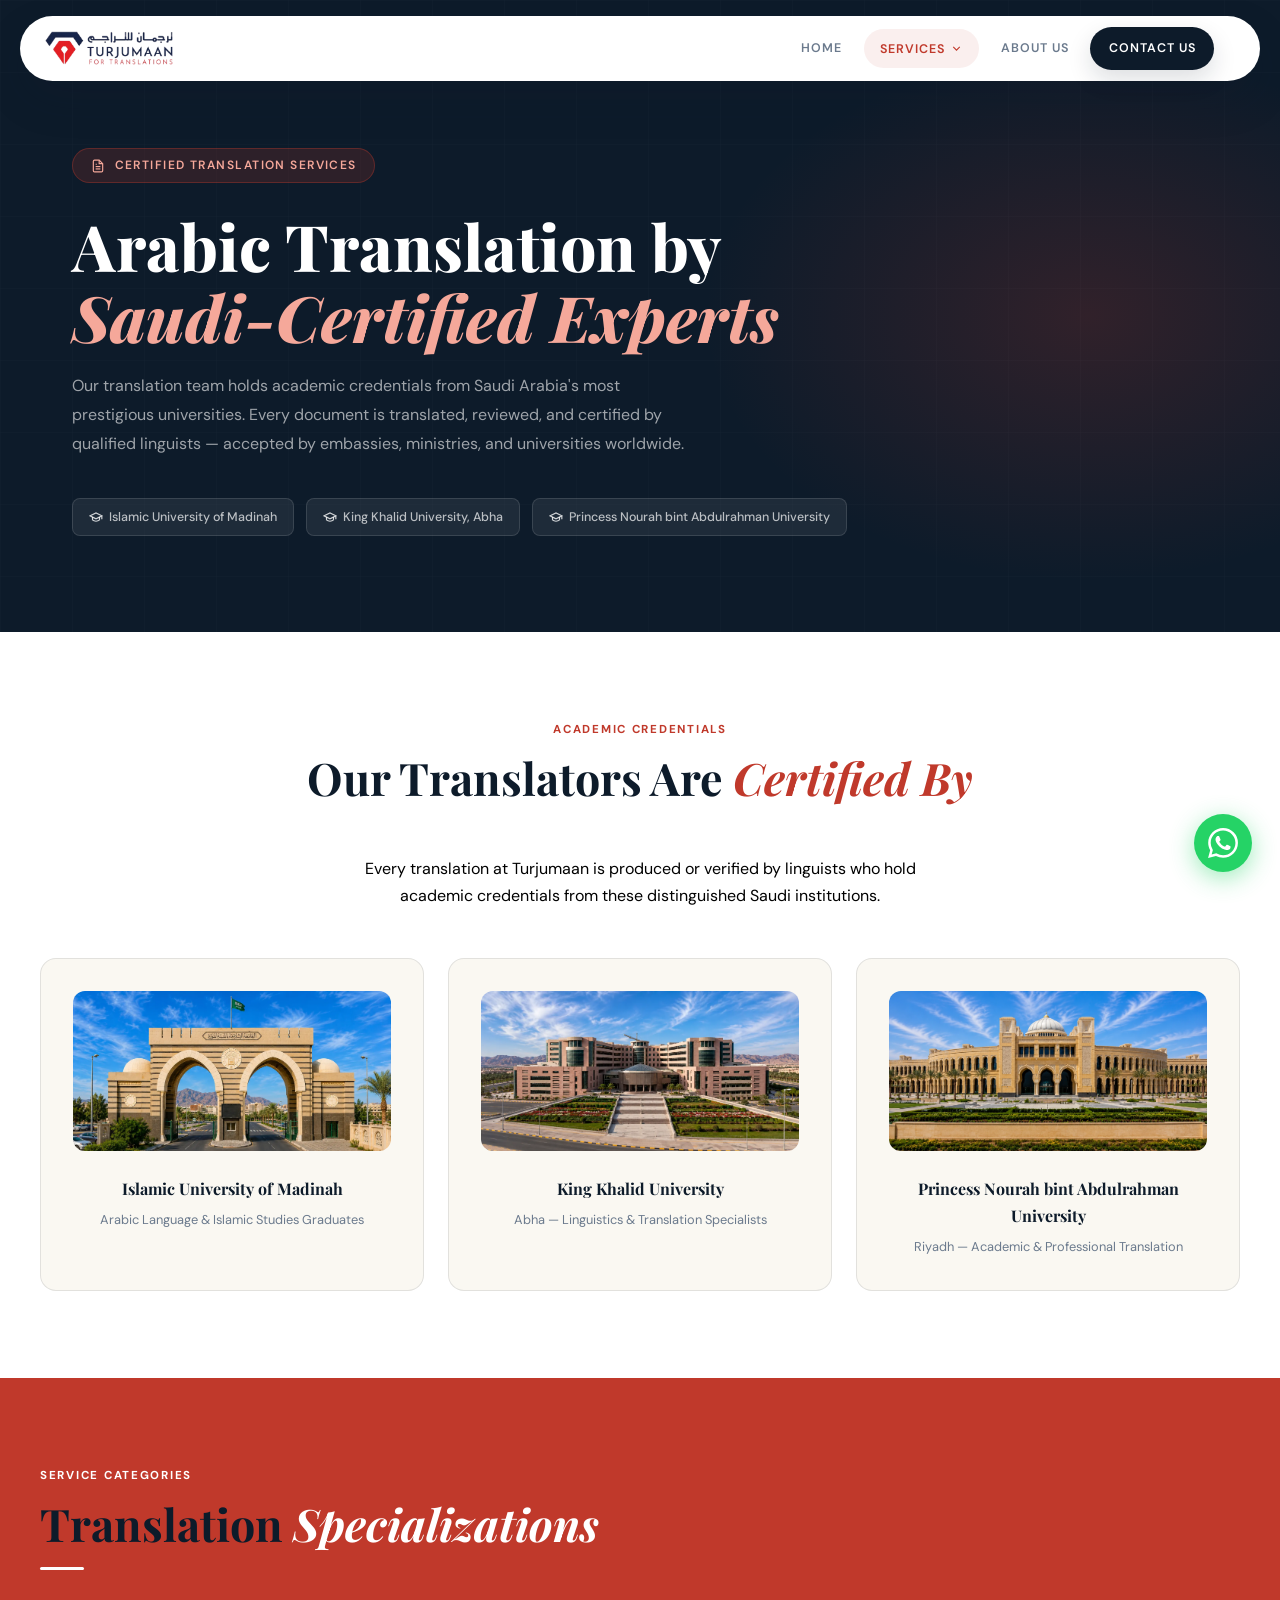
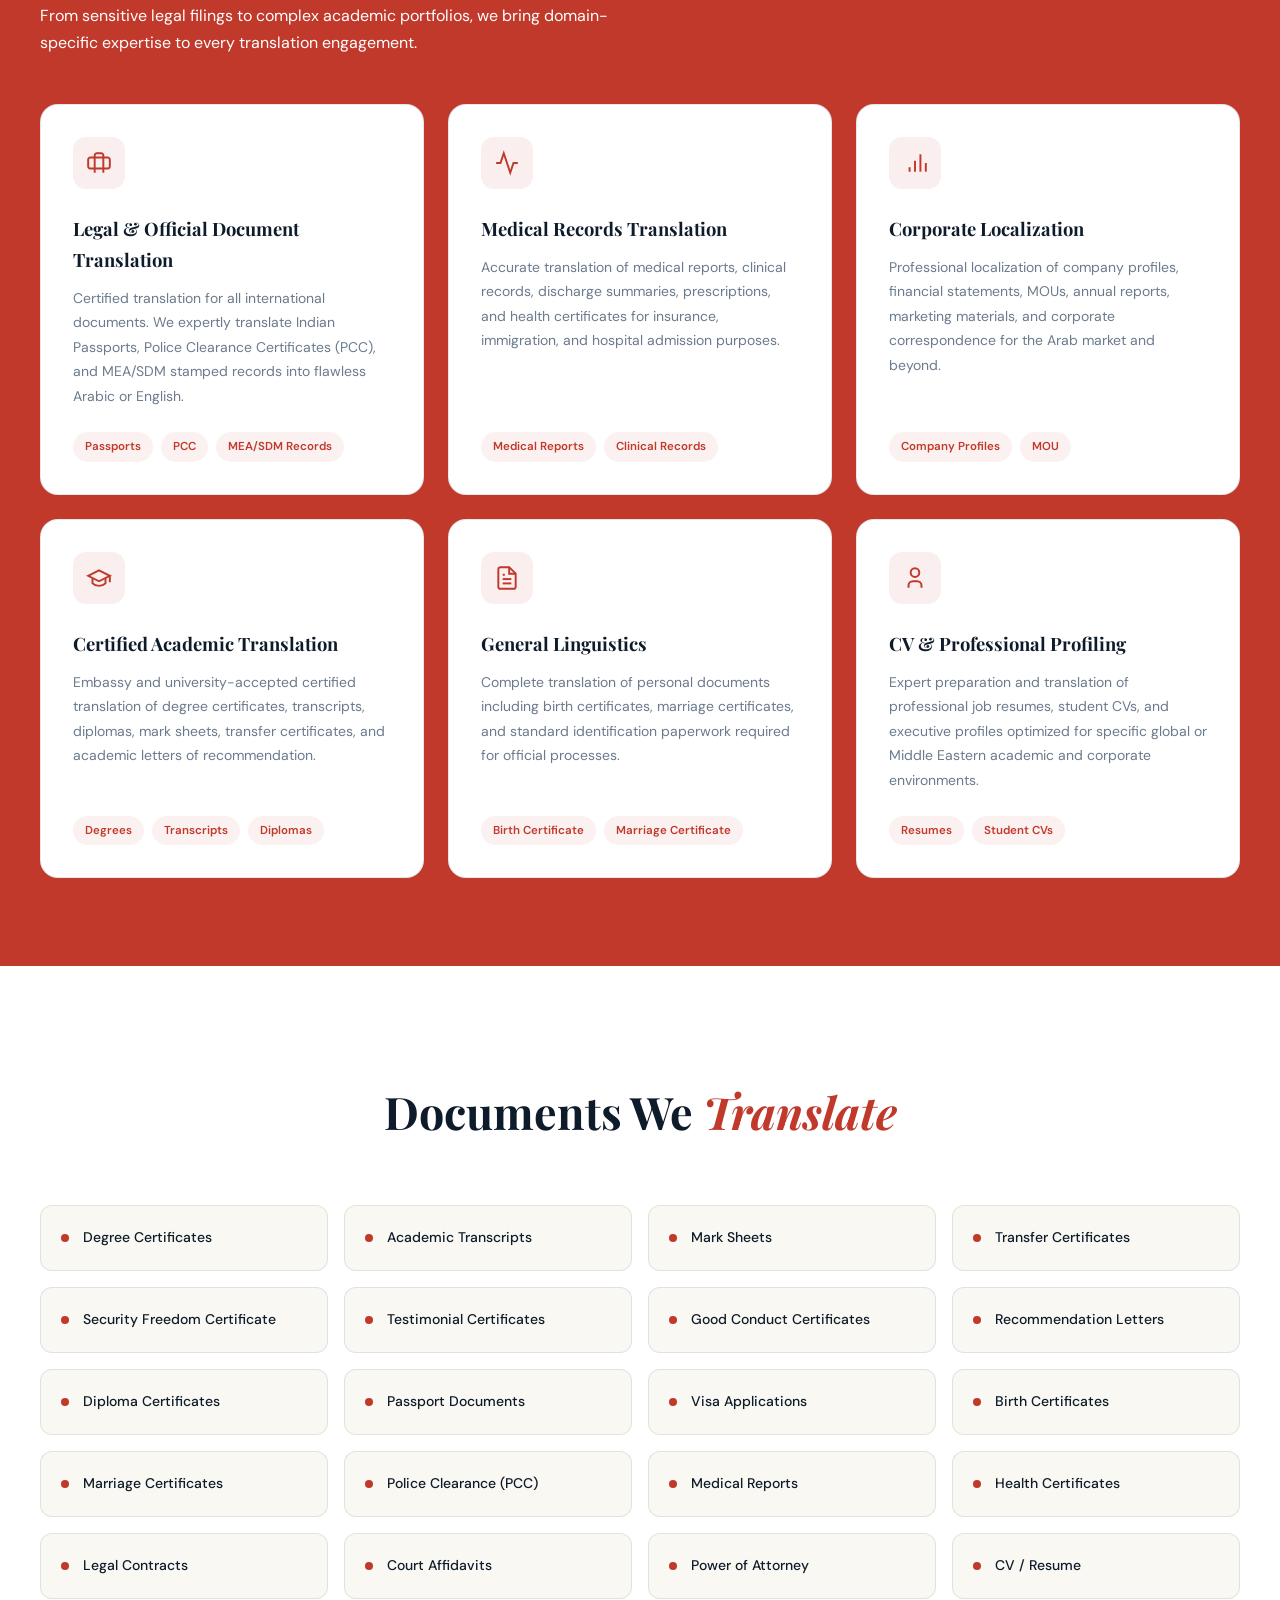
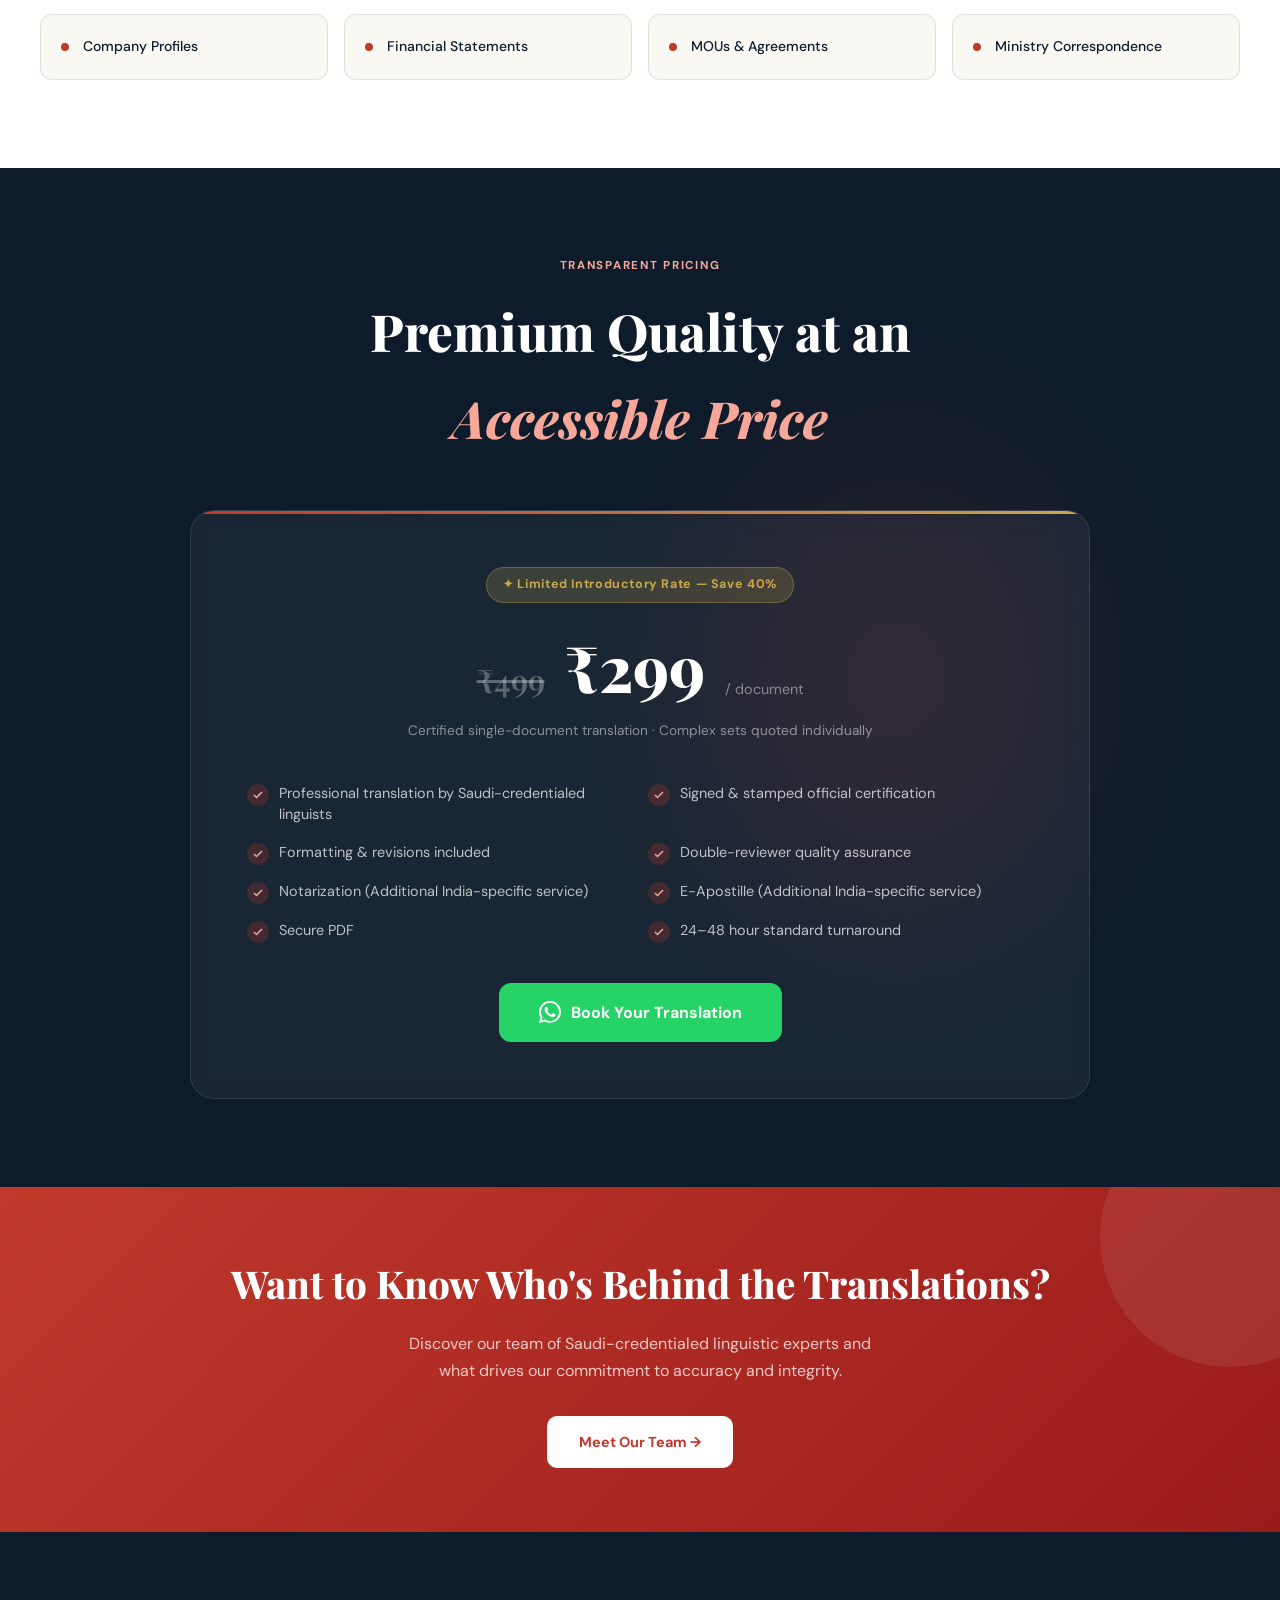
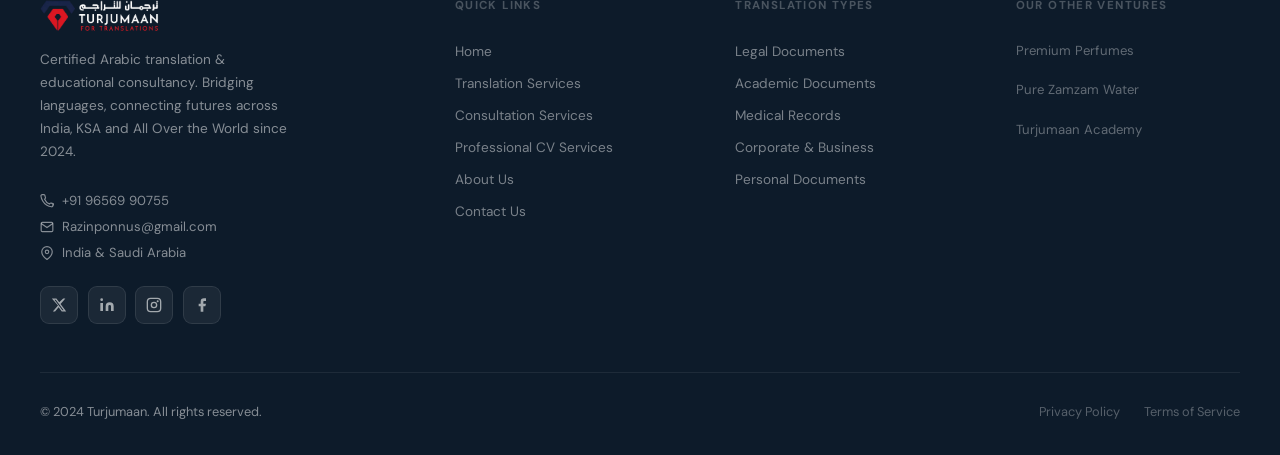
<file: translation-service.html>
<!DOCTYPE html>
<html lang="en">
<head>
<meta charset="UTF-8">
<meta name="viewport" content="width=device-width, initial-scale=1.0">
<title>Certified Translation Services | Industry Expert Translators | Turjumaan</title>
<meta name="description" content="Turjumaan provides certified Arabic translation services for legal, academic, medical, and corporate documents. Trusted by Saudi universities and embassies. Starting ₹299.">
<meta name="robots" content="index, follow">
<link rel="canonical" href="https://turjumaan.com/translation-service">
<meta property="og:type" content="website">
<meta property="og:site_name" content="Turjumaan">
<meta property="og:title" content="Certified Translation Services | Industry Expert Translators | Turjumaan">
<meta property="og:description" content="Turjumaan provides certified Arabic translation services for legal, academic, medical, and corporate documents. Trusted by Saudi universities and embassies. Starting ₹299.">
<meta property="og:url" content="https://turjumaan.com/translation-service">
<meta property="og:image" content="https://turjumaan.com/Turjuman-logo.webp">
<meta property="og:image:alt" content="Turjumaan logo for certified Arabic document translation service">
<meta property="og:locale" content="en_US">
<meta name="twitter:card" content="summary_large_image">
<meta name="twitter:title" content="Certified Translation Services | Industry Expert Translators | Turjumaan">
<meta name="twitter:description" content="Turjumaan provides certified Arabic translation services for legal, academic, medical, and corporate documents. Trusted by Saudi universities and embassies. Starting ₹299.">
<meta name="twitter:image" content="https://turjumaan.com/Turjuman-logo.webp">
<script type="application/ld+json">
{
  "@context": "https://schema.org",
  "@type": "BreadcrumbList",
  "itemListElement": [
    {
      "@type": "ListItem",
      "position": 1,
      "name": "Home",
      "item": "https://turjumaan.com/"
    },
    {
      "@type": "ListItem",
      "position": 2,
      "name": "Translation Service",
      "item": "https://turjumaan.com/translation-service"
    }
  ]
}
</script>
<script type="application/ld+json">
{
  "@context": "https://schema.org",
  "@type": "Service",
  "name": "Certified Arabic Translation Service",
  "provider": {
    "@type": "ProfessionalService",
    "name": "Turjumaan",
    "url": "https://turjumaan.com/"
  },
  "description": "Professional certified Arabic translation services for legal, academic, medical, and corporate documents. Trusted by Saudi universities and embassies.",
  "areaServed": ["India", "Saudi Arabia", "Worldwide"],
  "hasOfferCatalog": {
    "@type": "OfferCatalog",
    "name": "Translation Services",
    "itemListElement": [
      {
        "@type": "Offer",
        "itemOffered": {
          "@type": "Service",
          "name": "Standard Translation (24-48 hours)"
        },
        "price": "299",
        "priceCurrency": "INR"
      },
      {
        "@type": "Offer",
        "itemOffered": {
          "@type": "Service",
          "name": "Express Translation (Same day)"
        },
        "price": "499",
        "priceCurrency": "INR"
      }
    ]
  },
  "aggregateRating": {
    "@type": "AggregateRating",
    "ratingValue": "4.9",
    "ratingCount": "45",
    "bestRating": "5",
    "worstRating": "1"
  }
}
</script>
<link rel="icon" href="profile-logo.webp" type="image/webp">
<link rel="apple-touch-icon" href="Turjuman-logo.webp">
<meta name="theme-color" content="#0D1B2A">
<meta name="color-scheme" content="light">
<link rel="preconnect" href="https://fonts.googleapis.com">
<link href="https://fonts.googleapis.com/css2?family=Playfair+Display:ital,wght@0,400;0,600;0,800;1,400;1,600&family=DM+Sans:wght@300;400;500;600&display=swap" rel="stylesheet">
<style>
*,*::before,*::after{box-sizing:border-box;margin:0;padding:0}
:root{
  --navy:#0D1B2A;--navy2:#162234;--crimson:#C0392B;--crimson2:#E74C3C;--gold:#C9A84C;
  --cream:#FAF8F2;--cream2:#F2EDE3;--text:#1A1A2E;--muted:#6B7A8D;--border:rgba(13,27,42,.1);--white:#fff;
  --nav-surface:rgba(255,252,248,.92);--nav-border:rgba(255,255,255,.65);--nav-shadow:0 18px 45px rgba(13,27,42,.12);--toggle-bg:rgba(13,27,42,.04);
  --ff-display:'Playfair Display',Georgia,serif;--ff-body:'DM Sans',sans-serif;--ease:cubic-bezier(.4,0,.2,1);--t:.3s;
}
html{scroll-behavior:smooth}
.reveal{opacity:0;transform:translateY(26px);transition:opacity .8s var(--ease),transform .8s var(--ease);will-change:opacity,transform}
.reveal.visible{opacity:1;transform:translateY(0)}
body{font-family:var(--ff-body);background:var(--cream);color:var(--text);overflow-x:hidden;line-height:1.7}
a{color:inherit;text-decoration:none}
img{max-width:100%;display:block}
/* NAV */
.nav{position:fixed;top:0;left:0;right:0;z-index:999;padding:1rem 1rem 0;background:transparent;transition:box-shadow var(--t) var(--ease)}
.nav.scrolled .nav-inner{box-shadow:var(--nav-shadow)}
.nav-inner{max-width:1240px;margin:0 auto;min-height:65px;padding:0 1.5rem;display:flex;align-items:center;justify-content:space-between;gap:1rem;background:var(--white);backdrop-filter:blur(18px);-webkit-backdrop-filter:blur(18px);border:1px solid var(--nav-border);border-radius:999px;box-shadow:var(--nav-shadow)}
.nav-brand{display:inline-flex;align-items:center;flex-shrink:0}
.nav-brand img{height:35px;width:auto;display:block}
.nav-brand span{color:var(--crimson)}
.nav-links{display:flex;align-items:center;gap:.35rem;margin-left:auto}
.nav-links a{font-size:.78rem;font-weight:600;letter-spacing:.08em;text-transform:uppercase;color:var(--muted);padding:.7rem 1rem;border-radius:999px;transition:color var(--t),background var(--t),transform var(--t)}
.nav-links a:hover,.nav-links a.active{color:var(--crimson);background:rgba(192,57,43,.08)}
.nav-cta{background:var(--navy)!important;color:var(--white)!important;border-radius:999px!important;padding:.7rem 1.15rem!important;box-shadow:0 10px 24px rgba(13,27,42,.14)}
.nav-cta:hover{background:var(--crimson)!important;color:var(--white)!important}
.nav-actions{display:flex;align-items:center;gap:.7rem;margin-left:.3rem}
.hamburger{width:44px;height:44px;border-radius:50%;display:inline-flex;align-items:center;justify-content:center;cursor:pointer;transition:transform var(--t),background var(--t),border-color var(--t),color var(--t)}
.hamburger:hover{transform:translateY(-1px)}
.hamburger{display:none;flex-direction:column;gap:5px;background:var(--toggle-bg);border:1px solid rgba(13,27,42,.08);padding:0}
.hamburger span{display:block;width:18px;height:2px;background:var(--navy);border-radius:2px}
.mob-menu{display:none;position:fixed;top:92px;left:50%;transform:translateX(-50%);width:min(1240px,calc(100% - 2rem));background:var(--nav-surface);border:1px solid var(--nav-border);border-radius:28px;box-shadow:var(--nav-shadow);backdrop-filter:blur(18px);-webkit-backdrop-filter:blur(18px);z-index:998;flex-direction:column;padding:1rem}
.mob-menu.open{display:flex}
.mob-menu a{padding:.85rem 1.25rem;font-weight:500;color:var(--text);border-radius:8px;transition:background var(--t)}
.mob-menu a:hover{background:var(--cream2)}
.nav-service-group{position:relative;display:flex;align-items:center}
.nav-service-toggle{font-family:var(--ff-body);font-size:.78rem;font-weight:600;letter-spacing:.08em;text-transform:uppercase;color:var(--muted);padding:.7rem 1rem;border-radius:999px;transition:color var(--t),background var(--t),transform var(--t);border:0;background:transparent;cursor:pointer;display:inline-flex;align-items:center;gap:.35rem}
.nav-service-toggle:hover,.nav-service-toggle.active,.nav-service-group:focus-within .nav-service-toggle{color:var(--crimson);background:rgba(192,57,43,.08)}
.nav-service-toggle svg{width:13px;height:13px;transition:transform var(--t)}
.nav-service-group:hover .nav-service-toggle svg,.nav-service-group:focus-within .nav-service-toggle svg{transform:rotate(180deg)}
.nav-dropdown{position:absolute;top:calc(100% + .55rem);left:0;min-width:220px;background:var(--white);border:1px solid var(--nav-border);border-radius:16px;box-shadow:var(--nav-shadow);padding:.55rem;opacity:0;visibility:hidden;transform:translateY(8px);transition:opacity var(--t),visibility var(--t),transform var(--t);z-index:1000}
.nav-service-group:hover .nav-dropdown,.nav-service-group:focus-within .nav-dropdown{opacity:1;visibility:visible;transform:translateY(0)}
.nav-dropdown a{display:block;border-radius:10px;padding:.75rem .9rem;letter-spacing:.04em;text-transform:none;font-size:.86rem;color:var(--text)}
.nav-dropdown a:hover,.nav-dropdown a.active{color:var(--crimson);background:rgba(192,57,43,.08)}
.mob-services-toggle{width:100%;font-family:var(--ff-body);font-size:1rem;border:0;background:transparent;padding:.85rem 1.25rem;font-weight:600;color:var(--text);border-radius:8px;display:flex;align-items:center;justify-content:space-between;cursor:pointer;transition:background var(--t),color var(--t)}
.mob-services-toggle:hover,.mob-services-toggle.active{background:var(--cream2);color:var(--crimson)}
.mob-services-toggle svg{width:16px;height:16px;transition:transform var(--t)}
.mob-services-toggle.open svg{transform:rotate(180deg)}
.mob-submenu{display:none;flex-direction:column;margin:.15rem 0 .35rem;padding:.35rem;background:rgba(13,27,42,.035);border-radius:12px}
.mob-submenu.open{display:flex}
.mob-submenu a{padding:.72rem 1.1rem .72rem 1.6rem;font-size:.95rem;color:var(--muted)}
.mob-menu a.active,.mob-submenu a.active{background:rgba(192,57,43,.08);color:var(--crimson)}

/* HERO */
.page-hero{padding-top:68px;background:var(--navy);position:relative;overflow:hidden}
.hero-mesh{position:absolute;inset:0;background:radial-gradient(ellipse 50% 70% at 85% 50%,rgba(192,57,43,.2) 0%,transparent 60%);pointer-events:none}
.hero-grid{position:absolute;inset:0;opacity:.025;background-image:linear-gradient(rgba(255,255,255,.6) 1px,transparent 1px),linear-gradient(90deg,rgba(255,255,255,.6) 1px,transparent 1px);background-size:72px 72px}
.hero-content{position:relative;z-index:2;max-width:1200px;margin:0 auto;padding:5rem 2rem 6rem}
.hero-pill{display:inline-flex;align-items:center;gap:8px;background:rgba(192,57,43,.18);border:1px solid rgba(192,57,43,.35);color:#f5a89a;font-size:.75rem;font-weight:600;letter-spacing:.12em;text-transform:uppercase;padding:.4rem 1.1rem;border-radius:100px;margin-bottom:1.75rem}
.hero-h1{font-family:var(--ff-display);font-size:clamp(2.4rem,5vw,4.5rem);font-weight:800;color:var(--white);line-height:1.1;margin-bottom:1.25rem}
.hero-h1 em{font-style:italic;color:#f5a89a}
.hero-sub{font-size:1rem;color:rgba(255,255,255,.6);line-height:1.8;max-width:620px;margin-bottom:2rem}
.cred-strip{display:flex;flex-wrap:wrap;gap:.75rem;margin-top:2.5rem}
.cred-tag{display:inline-flex;align-items:center;gap:6px;background:rgba(255,255,255,.07);border:1px solid rgba(255,255,255,.12);color:rgba(255,255,255,.7);font-size:.78rem;font-weight:500;padding:.45rem 1rem;border-radius:8px}
.cred-tag::before {
  content: '';
  width: 14px;
  height: 14px;
  background-image: url("data:image/svg+xml,%3Csvg xmlns='http://www.w3.org/2000/svg' viewBox='0 0 24 24' fill='none' stroke='rgba(255,255,255,0.8)' stroke-width='2'%3E%3Cpath d='M22 10v6M2 10l10-5 10 5-10 5z'/%3E%3Cpath d='M6 12v5c3 3 9 3 12 0v-5'/%3E%3C/svg%3E");
  background-size: contain;
  background-repeat: no-repeat;
}

/* SECTIONS */
section{padding:5.5rem 2rem}
.container{max-width:1200px;margin:0 auto}
.narrow{max-width:860px;margin:0 auto}
.eyebrow{font-size:.72rem;font-weight:700;letter-spacing:.15em;text-transform:uppercase;color:var(--crimson);margin-bottom:.75rem}
.section-title{font-family:var(--ff-display);font-size:clamp(1.8rem,3.5vw,2.8rem);font-weight:700;color:var(--navy);line-height:1.18;margin-bottom:1rem}
.section-title em{font-style:italic;color:var(--crimson)}
.section-sub{font-size:1rem;color:black;height:75;max-width:580px}
.section-sub-1{font-size:1rem;color:var(--white);height:75;max-width:580px}

.divider{width:44px;height:3px;background:var(--white);border-radius:2px;margin-bottom:2rem}
.divider.center{margin-left:auto;margin-right:auto}
.text-center{text-align:center}
.text-center .section-sub{margin:0 auto}

/* CREDENTIALS SECTION */
.creds-section{background:var(--white)}
.creds-grid{display:grid;grid-template-columns:repeat(3,1fr);gap:1.5rem;margin-top:3rem}
.cred-card{background:var(--cream);border:1px solid var(--border);border-radius:16px;padding:2rem;text-align:center;transition:all var(--t) var(--ease);position:relative;overflow:hidden}
.cred-card::before{content:'';position:absolute;top:0;left:0;right:0;height:3px;background:linear-gradient(90deg,var(--crimson),var(--gold));transform:scaleX(0);transform-origin:left;transition:transform var(--t)}
.cred-card:hover::before{transform:scaleX(1)}
.cred-card:hover{transform:translateY(-4px);box-shadow:0 16px 40px rgba(13,27,42,.08)}
.cred-card-logo{height:160px;display:flex;align-items:center;justify-content:center;margin-bottom:1.5rem;overflow:hidden;border-radius:12px;background:var(--cream2)}
.cred-card-logo img{width:100%;height:100%;object-fit:cover}
.cred-card-name{font-family:var(--ff-display);font-size:1rem;font-weight:700;color:var(--navy);margin-bottom:.4rem}
.cred-card-detail{font-size:.8rem;color:var(--muted)}

/* EXPERTISE CARDS */
.expertise-section{background:var(--crimson)}
.exp-grid{display:grid;grid-template-columns:repeat(auto-fill,minmax(300px,1fr));gap:1.5rem;margin-top:3rem}
.exp-card{background:var(--white);border:1px solid var(--border);border-radius:18px;padding:2rem;transition:all var(--t) var(--ease);position:relative;display:flex;flex-direction:column;}
.exp-card:hover{border-color:rgba(192,57,43,.25);box-shadow:0 16px 48px rgba(13,27,42,.09);transform:translateY(-5px)}
.exp-icon{width:52px;height:52px;border-radius:13px;background:rgba(192,57,43,.08);display:flex;align-items:center;justify-content:center;margin-bottom:1.5rem}
.exp-icon svg{width:26px;height:26px;color:var(--crimson)}
.exp-title{font-family:var(--ff-display);font-size:1.15rem;font-weight:700;color:var(--navy);margin-bottom:.65rem}
.exp-desc{font-size:.875rem;color:var(--muted);line-height:1.75;margin-bottom:1.5rem;flex-grow:1;}
.exp-tags{display:flex;flex-wrap:wrap;gap:.5rem;}
.exp-tag{font-size:.72rem;font-weight:600;background:rgba(192,57,43,.07);color:var(--crimson);padding:.3rem .75rem;border-radius:100px}

/* PRICING MODULE */
.pricing-section{background:var(--navy);position:relative;overflow:hidden}
.pricing-bg{position:absolute;inset:0;background:radial-gradient(ellipse 40% 60% at 70% 50%,rgba(192,57,43,.15),transparent 60%);pointer-events:none}
.pricing-inner{position:relative;z-index:1;max-width:900px;margin:0 auto;text-align:center}
.pricing-eyebrow{font-size:.72rem;font-weight:700;letter-spacing:.15em;text-transform:uppercase;color:#f5a89a;margin-bottom:.75rem}
.pricing-title{font-family:var(--ff-display);font-size:clamp(2rem,4vw,3.2rem);font-weight:800;color:var(--white);margin-bottom:1rem}
.pricing-title em{font-style:italic;color:#f5a89a}
.pricing-card{background:rgba(255,255,255,.05);border:1px solid rgba(255,255,255,.1);border-radius:24px;padding:3.5rem;margin-top:3rem;position:relative;backdrop-filter:blur(10px);overflow:hidden}
.pricing-card::before{content:'';position:absolute;top:0;left:0;right:0;height:3px;background:linear-gradient(90deg,var(--crimson),var(--gold));}
.save-badge{display:inline-flex;align-items:center;gap:6px;background:rgba(201,168,76,.2);border:1px solid rgba(201,168,76,.35);color:var(--gold);font-size:.78rem;font-weight:700;padding:.4rem 1rem;border-radius:100px;margin-bottom:2rem;letter-spacing:.05em}
.price-compare{display:flex;align-items:baseline;gap:1.25rem;justify-content:center;margin-bottom:.75rem;flex-wrap:wrap}
.price-old{font-family:var(--ff-display);font-size:2rem;font-weight:600;text-decoration:line-through;color:rgba(255,255,255,.3)}
.price-new{font-family:var(--ff-display);font-size:4rem;font-weight:800;color:var(--white);line-height:1}
.price-per{font-size:.9rem;color:rgba(255,255,255,.45);align-self:flex-end;padding-bottom:.4rem}
.pricing-features{display:grid;grid-template-columns:repeat(2,1fr);gap:1rem;margin:2.5rem 0;text-align:left}
.pf-row{display:flex;align-items:flex-start;gap:10px;font-size:.9rem;color:rgba(255,255,255,.72);line-height:1.5}
.pf-check{width:22px;height:22px;border-radius:50%;background:rgba(192,57,43,.25);display:flex;align-items:center;justify-content:center;flex-shrink:0;margin-top:1px}
.pf-check svg{width:12px;height:12px;color:#f5a89a}
.wa-btn{display:inline-flex;align-items:center;gap:10px;background:#25D366;color:var(--white);padding:1rem 2.5rem;border-radius:12px;font-size:1rem;font-weight:700;font-family:var(--ff-body);transition:all var(--t) var(--ease);border:none;cursor:pointer}
.wa-btn:hover{background:#1ebe5d;transform:translateY(-2px);box-shadow:0 12px 32px rgba(37,211,102,.35)}
.wa-btn svg{width:22px;height:22px}

/* DOCUMENTS LIST */
.docs-section{background:var(--white)}
.docs-grid{display:grid;grid-template-columns:repeat(auto-fill,minmax(230px,1fr));gap:1rem;margin-top:3rem}
.doc-item{background:var(--cream);border:1px solid var(--border);border-radius:12px;padding:1.25rem 1.25rem;display:flex;align-items:center;gap:.875rem;transition:all var(--t) var(--ease)}
.doc-item:hover{border-color:rgba(192,57,43,.3);background:rgba(192,57,43,.04);transform:translateX(4px)}
.doc-dot{width:8px;height:8px;border-radius:50%;background:var(--crimson);flex-shrink:0}
.doc-text{font-size:.875rem;font-weight:500;color:var(--navy)}

/* INTERSTITIAL */
.interstitial{background:linear-gradient(135deg,var(--crimson) 0%,#991b1b 100%);text-align:center;padding:4rem 2rem;position:relative;overflow:hidden}
.interstitial::before{content:'';position:absolute;top:-80px;right:-80px;width:260px;height:260px;border-radius:50%;background:rgba(255,255,255,.08)}
.interstitial-inner{position:relative;z-index:1}
.interstitial-title{font-family:var(--ff-display);font-size:clamp(1.5rem,3vw,2.4rem);font-weight:800;color:var(--white);margin-bottom:.875rem}
.interstitial-sub{font-size:1rem;color:rgba(255,255,255,.75);margin-bottom:2rem;max-width:480px;margin-left:auto;margin-right:auto}
.btn-white{display:inline-flex;align-items:center;gap:8px;background:var(--white);color:var(--crimson);padding:.85rem 2rem;border-radius:10px;font-weight:700;font-size:.9rem;font-family:var(--ff-body);transition:all var(--t) var(--ease)}
.btn-white:hover{transform:translateY(-2px);box-shadow:0 10px 28px rgba(0,0,0,.2)}

/* FOOTER */
footer{background:var(--navy);color:rgba(255,255,255,.5);padding:4rem 2rem 2rem}
.footer-inner{max-width:1200px;margin:0 auto}
.footer-grid{display:grid;grid-template-columns:1.6fr 1fr 1fr 1fr;gap:3.5rem;margin-bottom:3rem}
.footer-brand-name{font-family:var(--ff-display);font-size:1.5rem;font-weight:800;color:var(--white);margin-bottom:.75rem}
.footer-brand-name img{width:auto;height:40px;display:block}
.footer-brand-name span{color:var(--crimson)}
.footer-tagline{font-size:.85rem;line-height:1.7;max-width:260px;margin-bottom:1.5rem}
.footer-nap{font-size:.82rem;line-height:2}
.footer-col-title{font-size:.72rem;font-weight:700;letter-spacing:.12em;text-transform:uppercase;color:rgba(255,255,255,.25);margin-bottom:1.25rem}
.footer-link{display:block;font-size:.85rem;color:rgba(255,255,255,.45);padding:.28rem 0;transition:color .2s}
.footer-link:hover{color:var(--white)}
.footer-ventures{display:flex;flex-direction:column;gap:.5rem}
.footer-venture-text{font-size:.82rem;color:rgba(255,255,255,.35);padding:.28rem 0;display:flex;align-items:center;gap:6px;transition:color .2s}
.footer-venture-text:hover{color:rgba(255,255,255,.65)}
.socials{display:flex;gap:.6rem;margin-top:1.25rem}
.social-btn{width:38px;height:38px;border-radius:9px;background:rgba(255,255,255,.06);border:1px solid rgba(255,255,255,.09);display:flex;align-items:center;justify-content:center;transition:all .2s}
.social-btn:hover{background:var(--crimson);border-color:var(--crimson)}
.social-btn svg{width:16px;height:16px;color:rgba(255,255,255,.6)}
.social-btn:hover svg{color:var(--white)}
.footer-bottom{border-top:1px solid rgba(255,255,255,.07);padding-top:1.75rem;display:flex;justify-content:space-between;align-items:center;flex-wrap:wrap;gap:1rem;font-size:.8rem}
.footer-legal{display:flex;gap:1.5rem}
.footer-legal a{color:rgba(255,255,255,.3);transition:color .2s}
.footer-legal a:hover{color:rgba(255,255,255,.65)}
.wa-float{position:fixed;bottom:28px;right:28px;z-index:9999;width:58px;height:58px;background:#25D366;border-radius:50%;display:flex;align-items:center;justify-content:center;box-shadow:0 6px 24px rgba(37,211,102,.45);transition:all .3s var(--ease)}
.wa-float:hover{transform:scale(1.12);box-shadow:0 10px 32px rgba(37,211,102,.55)}
.wa-float svg{width:30px;height:30px;color:var(--white)}

@media(max-width:900px){
  .creds-grid{grid-template-columns:1fr 1fr}
  .pricing-features{grid-template-columns:1fr}
  .footer-grid{grid-template-columns:1fr 1fr;gap:2rem}
}

/* RESPONSIVE TEXT SCALING FIXES */
@media(max-width:980px){
  .nav{padding:.8rem .75rem 0}
  .nav-inner{min-height:64px;padding:0 1rem;border-radius:28px}
  .nav-links{display:none}
  .nav-actions{margin-left:auto}
  .hamburger{display:inline-flex}
  .nav-brand img{height:32px}
}
@media(max-width:640px){
  .hero-h1{font-size:2.4rem; margin-bottom:0.75rem}
  
  .hero-sub {font-size: 0.88rem; line-height: 1.65; margin-bottom: 2rem;}
  .section-sub {font-size: 0.88rem; line-height: 1.65;}
  .exp-card {padding: 1.5rem;}
  .pricing-card {padding: 2.5rem 1.5rem;}
  
  .creds-grid{grid-template-columns:1fr}
  .footer-grid{grid-template-columns:1fr}
  section{padding:4rem 1.25rem}
  
}
.eyebrow-1{font-size:.72rem;font-weight:700;letter-spacing:.15em;text-transform:uppercase;color:var(--white);margin-bottom:.75rem}

</style>
</head>
<body>

<!-- NAVIGATION -->
<nav class="nav" id="mainNav">
  <div class="nav-inner">
    <a href="/" class="nav-brand" aria-label="Turjumaan home"><img src="Turjuman-logo.webp" alt="Turjumaan logo"></a>
    <div class="nav-links">
      <a href="/">Home</a>
      <div class="nav-service-group">
        <button class="nav-service-toggle active" type="button" aria-haspopup="true" aria-expanded="false">Services <svg viewBox="0 0 24 24" fill="none" stroke="currentColor" stroke-width="2"><path d="m6 9 6 6 6-6"/></svg></button>
        <div class="nav-dropdown">
          <a href="/translation-service" class="active">Translation</a>
          <a href="/consultation-service">Consultation</a>
          <a href="/professional-cv">Professional CV</a>
        </div>
      </div>
      <a href="/about-us">About Us</a>
      <a href="/contact-us" class="nav-cta">Contact Us</a>
    </div>
    <div class="nav-actions">
      <button class="hamburger" id="ham" aria-label="Menu" type="button" aria-expanded="false"><span></span><span></span><span></span></button>
    </div>
  </div>
</nav>
<div class="mob-menu" id="mobMenu">
  <a href="/">Home</a>
  <button class="mob-services-toggle active" id="mobServicesToggle" type="button" aria-expanded="false">Services <svg viewBox="0 0 24 24" fill="none" stroke="currentColor" stroke-width="2"><path d="m6 9 6 6 6-6"/></svg></button>
  <div class="mob-submenu" id="mobServicesMenu">
    <a href="/translation-service" class="active">Translation</a>
    <a href="/consultation-service">Consultation</a>
    <a href="/professional-cv">Professional CV</a>
  </div>
  <a href="/about-us">About Us</a>
  <a href="/contact-us">Contact Us</a>
</div>
<!-- PAGE HERO -->
<div class="page-hero">
  <div class="hero-mesh"></div>
  <div class="hero-grid"></div>
  <div class="hero-content">
    <div class="hero-pill">
      <svg viewBox="0 0 24 24" fill="none" stroke="currentColor" stroke-width="2" width="14" height="14" style="margin-right:2px"><path d="M14 2H6a2 2 0 0 0-2 2v16a2 2 0 0 0 2 2h12a2 2 0 0 0 2-2V8z"/><polyline points="14 2 14 8 20 8"/><line x1="16" y1="13" x2="8" y2="13"/><line x1="16" y1="17" x2="8" y2="17"/><polyline points="10 9 9 9 8 9"/></svg>
      Certified Translation Services
    </div>
    <h1 class="hero-h1">Arabic Translation by<br><em>Saudi-Certified Experts</em></h1>
    <p class="hero-sub">Our translation team holds academic credentials from Saudi Arabia's most prestigious universities. Every document is translated, reviewed, and certified by qualified linguists — accepted by embassies, ministries, and universities worldwide.</p>
    <div class="cred-strip">
      <div class="cred-tag">Islamic University of Madinah</div>
      <div class="cred-tag">King Khalid University, Abha</div>
      <div class="cred-tag">Princess Nourah bint Abdulrahman University</div>
    </div>
  </div>
</div>

<!-- CREDENTIALS -->
<section class="creds-section">
  <div class="container">
    <div class="text-center">
      <p class="eyebrow">Academic Credentials</p>
      <h2 class="section-title">Our Translators Are <em>Certified By</em></h2>
      <div class="divider center"></div>
      <p class="section-sub">Every translation at Turjumaan is produced or verified by linguists who hold academic credentials from these distinguished Saudi institutions.</p>
    </div>
    <div class="creds-grid">
      <div class="cred-card">
        <div class="cred-card-logo">
          <img src="madinah-uni.webp" alt="Islamic University of Madinah campus entrance gate" loading="lazy">
        </div>
        <div class="cred-card-name">Islamic University of Madinah</div>
        <div class="cred-card-detail">Arabic Language & Islamic Studies Graduates</div>
      </div>
      <div class="cred-card">
        <div class="cred-card-logo">
          <img src="king-khalid-uni.webp" alt="King Khalid University campus" loading="lazy">
        </div>
        <div class="cred-card-name">King Khalid University</div>
        <div class="cred-card-detail">Abha — Linguistics & Translation Specialists</div>
      </div>
      <div class="cred-card">
        <div class="cred-card-logo">
          <img src="Princess-Nourah-bint-Abdulrahman-University.webp" alt="Princess Nourah bint Abdulrahman University" loading="lazy">
        </div>
        <div class="cred-card-name">Princess Nourah bint Abdulrahman University</div>
        <div class="cred-card-detail">Riyadh — Academic & Professional Translation</div>
      </div>
    </div>
  </div>
</section>

<!-- SUBJECT MATTER EXPERTISE -->
<section class="expertise-section">
  <div class="container">
    <p class="eyebrow-1">Service Categories</p>
    <h2 class="section-title">Translation <em style="color: var(--white);">Specializations</em></h2>
    <div class="divider"></div>
    <p class="section-sub-1">From sensitive legal filings to complex academic portfolios, we bring domain-specific expertise to every translation engagement.</p>
    
    <div class="exp-grid">
      <!-- Card 1 (UPDATED PER INSTRUCTIONS) -->
      <div class="exp-card">
        <div class="exp-icon"><svg viewBox="0 0 24 24" fill="none" stroke="currentColor" stroke-width="1.8"><path d="M20 7H4a2 2 0 0 0-2 2v6a2 2 0 0 0 2 2h16a2 2 0 0 0 2-2V9a2 2 0 0 0-2-2z"/><path d="M16 21V5a2 2 0 0 0-2-2h-4a2 2 0 0 0-2 2v16"/></svg></div>
        <div class="exp-title">Legal & Official Document Translation</div>
        <p class="exp-desc">Certified translation for all international documents. We expertly translate Indian Passports, Police Clearance Certificates (PCC), and MEA/SDM stamped records into flawless Arabic or English.</p>
        <div class="exp-tags">
          <span class="exp-tag">Passports</span>
          <span class="exp-tag">PCC</span>
          <span class="exp-tag">MEA/SDM Records</span>
        </div>
      </div>
      
      <!-- Card 2 -->
      <div class="exp-card">
        <div class="exp-icon"><svg viewBox="0 0 24 24" fill="none" stroke="currentColor" stroke-width="1.8"><path d="M22 12h-4l-3 9L9 3l-3 9H2"/></svg></div>
        <div class="exp-title">Medical Records Translation</div>
        <p class="exp-desc">Accurate translation of medical reports, clinical records, discharge summaries, prescriptions, and health certificates for insurance, immigration, and hospital admission purposes.</p>
        <div class="exp-tags"><span class="exp-tag">Medical Reports</span><span class="exp-tag">Clinical Records</span></div>
      </div>
      
      <!-- Card 3 -->
      <div class="exp-card">
        <div class="exp-icon"><svg viewBox="0 0 24 24" fill="none" stroke="currentColor" stroke-width="1.8"><path d="M2 20h.01M7 20v-4"/><path d="M12 20V10"/><path d="M17 20V4"/><path d="M22 20v-8"/></svg></div>
        <div class="exp-title">Corporate Localization</div>
        <p class="exp-desc">Professional localization of company profiles, financial statements, MOUs, annual reports, marketing materials, and corporate correspondence for the Arab market and beyond.</p>
        <div class="exp-tags"><span class="exp-tag">Company Profiles</span><span class="exp-tag">MOU</span></div>
      </div>
      
      <!-- Card 4 -->
      <div class="exp-card">
        <div class="exp-icon"><svg viewBox="0 0 24 24" fill="none" stroke="currentColor" stroke-width="1.8"><path d="M22 10v6M2 10l10-5 10 5-10 5z"/><path d="M6 12v5c3 3 9 3 12 0v-5"/></svg></div>
        <div class="exp-title">Certified Academic Translation</div>
        <p class="exp-desc">Embassy and university-accepted certified translation of degree certificates, transcripts, diplomas, mark sheets, transfer certificates, and academic letters of recommendation.</p>
        <div class="exp-tags"><span class="exp-tag">Degrees</span><span class="exp-tag">Transcripts</span><span class="exp-tag">Diplomas</span></div>
      </div>
      
      <!-- Card 5 -->
      <div class="exp-card">
        <div class="exp-icon"><svg viewBox="0 0 24 24" fill="none" stroke="currentColor" stroke-width="1.8"><path d="M14 2H6a2 2 0 0 0-2 2v16a2 2 0 0 0 2 2h12a2 2 0 0 0 2-2V8z"/><polyline points="14 2 14 8 20 8"/><line x1="16" y1="13" x2="8" y2="13"/><line x1="16" y1="17" x2="8" y2="17"/><polyline points="10 9 9 9 8 9"/></svg></div>
        <div class="exp-title">General Linguistics</div>
        <p class="exp-desc">Complete translation of personal documents including birth certificates, marriage certificates, and standard identification paperwork required for official processes.</p>
        <div class="exp-tags"><span class="exp-tag">Birth Certificate</span><span class="exp-tag">Marriage Certificate</span></div>
      </div>

      <!-- Card 6 -->
      <div class="exp-card">
        <div class="exp-icon"><svg viewBox="0 0 24 24" fill="none" stroke="currentColor" stroke-width="1.8"><circle cx="12" cy="7" r="4"/><path d="M18 21v-2a4 4 0 0 0-4-4H10a4 4 0 0 0-4 4v2"/></svg></div>
        <div class="exp-title">CV & Professional Profiling</div>
        <p class="exp-desc">Expert preparation and translation of professional job resumes, student CVs, and executive profiles optimized for specific global or Middle Eastern academic and corporate environments.</p>
        <div class="exp-tags"><span class="exp-tag">Resumes</span><span class="exp-tag">Student CVs</span></div>
      </div>
    </div>
  </div>
</section>

<!-- DOCUMENTS HANDLED -->
<section class="docs-section">
  <div class="container">
    <div class="text-center">
      <p class="eyebrow">Document Coverage</p>
      <h2 class="section-title">Documents We <em>Translate</em></h2>
      <div class="divider center"></div>
    </div>
    <div class="docs-grid">
      <div class="doc-item"><div class="doc-dot"></div><div class="doc-text">Degree Certificates</div></div>
      <div class="doc-item"><div class="doc-dot"></div><div class="doc-text">Academic Transcripts</div></div>
      <div class="doc-item"><div class="doc-dot"></div><div class="doc-text">Mark Sheets</div></div>
      <div class="doc-item"><div class="doc-dot"></div><div class="doc-text">Transfer Certificates</div></div>
      <div class="doc-item"><div class="doc-dot"></div><div class="doc-text">Security Freedom Certificate</div></div>
      <div class="doc-item"><div class="doc-dot"></div><div class="doc-text">Testimonial Certificates</div></div>
      <div class="doc-item"><div class="doc-dot"></div><div class="doc-text">Good Conduct Certificates</div></div>
      <div class="doc-item"><div class="doc-dot"></div><div class="doc-text">Recommendation Letters</div></div>
      <div class="doc-item"><div class="doc-dot"></div><div class="doc-text">Diploma Certificates</div></div>
      <div class="doc-item"><div class="doc-dot"></div><div class="doc-text">Passport Documents</div></div>
      <div class="doc-item"><div class="doc-dot"></div><div class="doc-text">Visa Applications</div></div>
      <div class="doc-item"><div class="doc-dot"></div><div class="doc-text">Birth Certificates</div></div>
      <div class="doc-item"><div class="doc-dot"></div><div class="doc-text">Marriage Certificates</div></div>
      <div class="doc-item"><div class="doc-dot"></div><div class="doc-text">Police Clearance (PCC)</div></div>
      <div class="doc-item"><div class="doc-dot"></div><div class="doc-text">Medical Reports</div></div>
      <div class="doc-item"><div class="doc-dot"></div><div class="doc-text">Health Certificates</div></div>
      <div class="doc-item"><div class="doc-dot"></div><div class="doc-text">Legal Contracts</div></div>
      <div class="doc-item"><div class="doc-dot"></div><div class="doc-text">Court Affidavits</div></div>
      <div class="doc-item"><div class="doc-dot"></div><div class="doc-text">Power of Attorney</div></div>
      <div class="doc-item"><div class="doc-dot"></div><div class="doc-text">CV / Resume</div></div>
      <div class="doc-item"><div class="doc-dot"></div><div class="doc-text">Company Profiles</div></div>
      <div class="doc-item"><div class="doc-dot"></div><div class="doc-text">Financial Statements</div></div>
      <div class="doc-item"><div class="doc-dot"></div><div class="doc-text">MOUs & Agreements</div></div>
      <div class="doc-item"><div class="doc-dot"></div><div class="doc-text">Ministry Correspondence</div></div>
    </div>
  </div>
</section>

<!-- PRICING MODULE -->
<section class="pricing-section">
  <div class="pricing-bg"></div>
  <div class="pricing-inner">
    <p class="pricing-eyebrow">Transparent Pricing</p>
    <h2 class="pricing-title">Premium Quality at an<br><em>Accessible Price</em></h2>
    <div class="pricing-card">
      <div class="save-badge">✦ Limited Introductory Rate — Save 40%</div>
      <div class="price-compare">
        <span class="price-old" id="price-old" data-inr="₹499" data-sar="SAR 22" data-usd="$6">₹499</span>
        <span class="price-new" id="price-new" data-inr="₹299" data-sar="SAR 14" data-usd="$4">₹299</span>
        <span class="price-per">/ document</span>
      </div>
      <p style="color:rgba(255,255,255,.5);font-size:.85rem;margin-bottom:2rem">Certified single-document translation · Complex sets quoted individually</p>
      
      <div class="pricing-features">
        <div class="pf-row"><div class="pf-check"><svg viewBox="0 0 24 24" fill="none" stroke="currentColor" stroke-width="3"><polyline points="20,6 9,17 4,12"/></svg></div>Professional translation by Saudi-credentialed linguists</div>
        <div class="pf-row"><div class="pf-check"><svg viewBox="0 0 24 24" fill="none" stroke="currentColor" stroke-width="3"><polyline points="20,6 9,17 4,12"/></svg></div>Signed & stamped official certification</div>
        <div class="pf-row"><div class="pf-check"><svg viewBox="0 0 24 24" fill="none" stroke="currentColor" stroke-width="3"><polyline points="20,6 9,17 4,12"/></svg></div>Formatting & revisions included</div>
        <div class="pf-row"><div class="pf-check"><svg viewBox="0 0 24 24" fill="none" stroke="currentColor" stroke-width="3"><polyline points="20,6 9,17 4,12"/></svg></div>Double-reviewer quality assurance</div>
        <div class="pf-row"><div class="pf-check"><svg viewBox="0 0 24 24" fill="none" stroke="currentColor" stroke-width="3"><polyline points="20,6 9,17 4,12"/></svg></div>Notarization (Additional India-specific service)</div>
        <div class="pf-row"><div class="pf-check"><svg viewBox="0 0 24 24" fill="none" stroke="currentColor" stroke-width="3"><polyline points="20,6 9,17 4,12"/></svg></div>E-Apostille (Additional India-specific service)</div>
        <div class="pf-row"><div class="pf-check"><svg viewBox="0 0 24 24" fill="none" stroke="currentColor" stroke-width="3"><polyline points="20,6 9,17 4,12"/></svg></div>Secure PDF </div>
        <div class="pf-row"><div class="pf-check"><svg viewBox="0 0 24 24" fill="none" stroke="currentColor" stroke-width="3"><polyline points="20,6 9,17 4,12"/></svg></div>24–48 hour standard turnaround</div>
      </div>

      <a href="https://wa.me/919656990755?text=Hi%20Turjumaan%2C%20I%20need%20translation%20services." target="_blank" rel="noopener" class="wa-btn">
        <svg viewBox="0 0 24 24" fill="currentColor"><path d="M17.472 14.382c-.297-.149-1.758-.867-2.03-.967-.273-.099-.471-.148-.67.15-.197.297-.767.966-.94 1.164-.173.199-.347.223-.644.075-.297-.15-1.255-.463-2.39-1.475-.883-.788-1.48-1.761-1.653-2.059-.173-.297-.018-.458.13-.606.134-.133.298-.347.446-.52.149-.174.198-.298.298-.497.099-.198.05-.371-.025-.52-.075-.149-.669-1.612-.916-2.207-.242-.579-.487-.5-.669-.51-.173-.008-.371-.01-.57-.01-.198 0-.52.074-.792.372-.272.297-1.04 1.016-1.04 2.479 0 1.462 1.065 2.875 1.213 3.074.149.198 2.096 3.2 5.077 4.487.709.306 1.262.489 1.694.625.712.227 1.36.195 1.871.118.571-.085 1.758-.719 2.006-1.413.248-.694.248-1.289.173-1.413-.074-.124-.272-.198-.57-.347m-5.421 7.403h-.004a9.87 9.87 0 01-5.031-1.378l-.361-.214-3.741.982.998-3.648-.235-.374a9.86 9.86 0 01-1.51-5.26c.001-5.45 4.436-9.884 9.888-9.884 2.64 0 5.122 1.03 6.988 2.898a9.825 9.825 0 012.893 6.994c-.003 5.45-4.437 9.884-9.885 9.884m8.413-18.297A11.815 11.815 0 0012.05 0C5.495 0 .16 5.335.157 11.892c0 2.096.547 4.142 1.588 5.945L.057 24l6.305-1.654a11.882 11.882 0 005.683 1.448h.005c6.554 0 11.89-5.335 11.893-11.893a11.821 11.821 0 00-3.48-8.413z"/></svg>
        Book Your Translation
      </a>
    </div>
  </div>
</section>

<!-- INTERSTITIAL -->
<div class="interstitial">
  <div class="interstitial-inner">
    <h2 class="interstitial-title">Want to Know Who's Behind the Translations?</h2>
    <p class="interstitial-sub">Discover our team of Saudi-credentialed linguistic experts and what drives our commitment to accuracy and integrity.</p>
    <a href="/about-us" class="btn-white">Meet Our Team →</a>
  </div>
</div>

<!-- FOOTER -->
<footer>
  <div class="footer-inner">
    <div class="footer-grid">
      <div>
        <div class="footer-brand-name"><img src="Turjuman-logo1.webp" alt="Turjumaan logo"></div>
        <p class="footer-tagline">Certified Arabic translation & educational consultancy. Bridging languages, connecting futures across India, KSA and All Over the World since 2024.</p>
        <div class="footer-nap">
  <div style="display:flex; align-items:center; gap:8px;">
    <svg viewBox="0 0 24 24" fill="none" stroke="currentColor" stroke-width="2" width="14" height="14"><path d="M22 16.92v3a2 2 0 0 1-2.18 2 19.79 19.79 0 0 1-8.63-3.07A19.5 19.5 0 0 1 4.69 12 19.79 19.79 0 0 1 1.61 3.4 2 2 0 0 1 3.6 1.21h3a2 2 0 0 1 2 1.72 12.84 12.84 0 0 0 .7 2.81 2 2 0 0 1-.45 2.11L7.91 8.84a16 16 0 0 0 8.25 8.25l.95-.95a2 2 0 0 1 2.11-.45 12.84 12.84 0 0 0 2.81.7 2 2 0 0 1 1.73 1.99z"/></svg>
    +91 96569 90755
  </div>
  <div style="display:flex; align-items:center; gap:8px;">
    <svg viewBox="0 0 24 24" fill="none" stroke="currentColor" stroke-width="2" width="14" height="14"><path d="M4 4h16c1.1 0 2 .9 2 2v12c0 1.1-.9 2-2 2H4c-1.1 0-2-.9-2-2V6c0-1.1.9-2 2-2z"/><polyline points="22,6 12,13 2,6"/></svg>
    Razinponnus@gmail.com
  </div>
  <div style="display:flex; align-items:center; gap:8px;">
    <svg viewBox="0 0 24 24" fill="none" stroke="currentColor" stroke-width="2" width="14" height="14"><path d="M21 10c0 7-9 13-9 13s-9-6-9-13a9 9 0 0 1 18 0z"/><circle cx="12" cy="10" r="3"/></svg>
    India & Saudi Arabia
  </div>
</div>
        <div class="socials">
          <a href="#" class="social-btn" rel="noopener" aria-label="X/Twitter"><svg viewBox="0 0 24 24" fill="currentColor"><path d="M18.244 2.25h3.308l-7.227 8.26 8.502 11.24H16.17l-4.714-6.231-5.401 6.231H2.744l7.73-8.835L1.254 2.25H8.08l4.259 5.635L18.244 2.25zm-1.161 17.52h1.833L7.084 4.126H5.117z"/></svg></a>
          <a href="#" class="social-btn" rel="noopener" aria-label="LinkedIn"><svg viewBox="0 0 24 24" fill="currentColor"><path d="M16 8a6 6 0 0 1 6 6v7h-4v-7a2 2 0 0 0-2-2 2 2 0 0 0-2 2v7h-4v-7a6 6 0 0 1 6-6zM2 9h4v12H2z"/><circle cx="4" cy="4" r="2"/></svg></a>
          <a href="#" class="social-btn" rel="noopener" aria-label="Instagram"><svg viewBox="0 0 24 24" fill="none" stroke="currentColor" stroke-width="2"><rect x="2" y="2" width="20" height="20" rx="5"/><circle cx="12" cy="12" r="4"/><circle cx="17.5" cy="6.5" r="1.5" fill="currentColor" stroke="none"/></svg></a>
          <a href="#" class="social-btn" rel="noopener" aria-label="Facebook"><svg viewBox="0 0 24 24" fill="currentColor"><path d="M18 2h-3a5 5 0 0 0-5 5v3H7v4h3v8h4v-8h3l1-4h-4V7a1 1 0 0 1 1-1h3z"/></svg></a>
        </div>
      </div>
      <div>
        <div class="footer-col-title">Quick Links</div>
        <a href="/" class="footer-link">Home</a>
        <a href="/translation-service" class="footer-link">Translation Services</a>
        <a href="/consultation-service" class="footer-link">Consultation Services</a>
        <a href="/professional-cv" class="footer-link">Professional CV Services</a>
        <a href="/about-us" class="footer-link">About Us</a>
        <a href="/contact-us" class="footer-link">Contact Us</a>
      </div>
      <div>
        <div class="footer-col-title">Translation Types</div>
        <a href="#" class="footer-link">Legal Documents</a>
        <a href="#" class="footer-link">Academic Documents</a>
        <a href="#" class="footer-link">Medical Records</a>
        <a href="#" class="footer-link">Corporate & Business</a>
        <a href="#" class="footer-link">Personal Documents</a>
      </div>
      <div>
        <div class="footer-col-title">Our Other Ventures</div>
          <div class="footer-ventures">
            <div class="footer-venture-text">Premium Perfumes</div>
            <div class="footer-venture-text">Pure Zamzam Water</div>
            <div class="footer-venture-text">Turjumaan Academy</div>
          </div>
      </div>
    </div>
    <div class="footer-bottom">
      <span>© 2024 Turjumaan. All rights reserved.</span>
      <div class="footer-legal"><a href="#">Privacy Policy</a><a href="#">Terms of Service</a></div>
    </div>
  </div>
</footer>

<a href="https://wa.me/919656990755" class="wa-float" target="_blank" rel="noopener" aria-label="WhatsApp">
  <svg viewBox="0 0 24 24" fill="currentColor"><path d="M17.472 14.382c-.297-.149-1.758-.867-2.03-.967-.273-.099-.471-.148-.67.15-.197.297-.767.966-.94 1.164-.173.199-.347.223-.644.075-.297-.15-1.255-.463-2.39-1.475-.883-.788-1.48-1.761-1.653-2.059-.173-.297-.018-.458.13-.606.134-.133.298-.347.446-.52.149-.174.198-.298.298-.497.099-.198.05-.371-.025-.52-.075-.149-.669-1.612-.916-2.207-.242-.579-.487-.5-.669-.51-.173-.008-.371-.01-.57-.01-.198 0-.52.074-.792.372-.272.297-1.04 1.016-1.04 2.479 0 1.462 1.065 2.875 1.213 3.074.149.198 2.096 3.2 5.077 4.487.709.306 1.262.489 1.694.625.712.227 1.36.195 1.871.118.571-.085 1.758-.719 2.006-1.413.248-.694.248-1.289.173-1.413-.074-.124-.272-.198-.57-.347m-5.421 7.403h-.004a9.87 9.87 0 01-5.031-1.378l-.361-.214-3.741.982.998-3.648-.235-.374a9.86 9.86 0 01-1.51-5.26c.001-5.45 4.436-9.884 9.888-9.884 2.64 0 5.122 1.03 6.988 2.898a9.825 9.825 0 012.893 6.994c-.003 5.45-4.437 9.884-9.885 9.884m8.413-18.297A11.815 11.815 0 0012.05 0C5.495 0 .16 5.335.157 11.892c0 2.096.547 4.142 1.588 5.945L.057 24l6.305-1.654a11.882 11.882 0 005.683 1.448h.005c6.554 0 11.89-5.335 11.893-11.893a11.821 11.821 0 00-3.48-8.413z"/></svg>
</a>

<script>


(async()=>{
  try{
    const r=await fetch('https://ipapi.co/json/')
    const d=await r.json()
    const cc=d.country_code
    const field=cc==='SA'?'sar':cc==='IN'?'inr':'usd'
    const oldEl=document.getElementById('price-old')
    const newEl=document.getElementById('price-new')
    if(oldEl)oldEl.textContent=oldEl.dataset[field]||oldEl.dataset.inr
    if(newEl)newEl.textContent=newEl.dataset[field]||newEl.dataset.inr
  }catch(e){}
})()
</script>
<script>
(function(){
  const nav=document.getElementById('mainNav');
  const ham=document.getElementById('ham');
  const mobMenu=document.getElementById('mobMenu');
  const mobServicesToggle=document.getElementById('mobServicesToggle');
  const mobServicesMenu=document.getElementById('mobServicesMenu');
  if(nav){window.addEventListener('scroll',()=>nav.classList.toggle('scrolled',window.scrollY>10));nav.classList.toggle('scrolled',window.scrollY>10)}
  if(ham&&mobMenu){ham.addEventListener('click',()=>{const isOpen=mobMenu.classList.toggle('open');ham.setAttribute('aria-expanded',String(isOpen))})}
  if(mobServicesToggle&&mobServicesMenu){mobServicesToggle.addEventListener('click',()=>{const isOpen=mobServicesMenu.classList.toggle('open');mobServicesToggle.classList.toggle('open',isOpen);mobServicesToggle.setAttribute('aria-expanded',String(isOpen))})}
})();
document.addEventListener('DOMContentLoaded', function(){
  const revealItems = document.querySelectorAll('.page-hero, .hero-content, .eyebrow, .section-title, .section-sub, .outcome-card, .pathway-card, .vert-card, .cred-card, .exp-card, .pricing-card, .doc-item, .scholar-item, .faq-item, .quick-card, .trust-cell, .testi-card, .team-card, .aff-card, .contact-method, .method-icon, .hero-pill');
  
  const observer = new IntersectionObserver((entries, obs) => {
    entries.forEach(entry => {
      if (entry.isIntersecting) {
        entry.target.classList.add('visible');
        obs.unobserve(entry.target);
      }
    });
  }, { threshold: 0.05, rootMargin: "0px 0px -20px 0px" });

  revealItems.forEach(el => {
    el.classList.add('reveal');
    observer.observe(el);
  });
});
</script>
</body>
</html>
</file>
